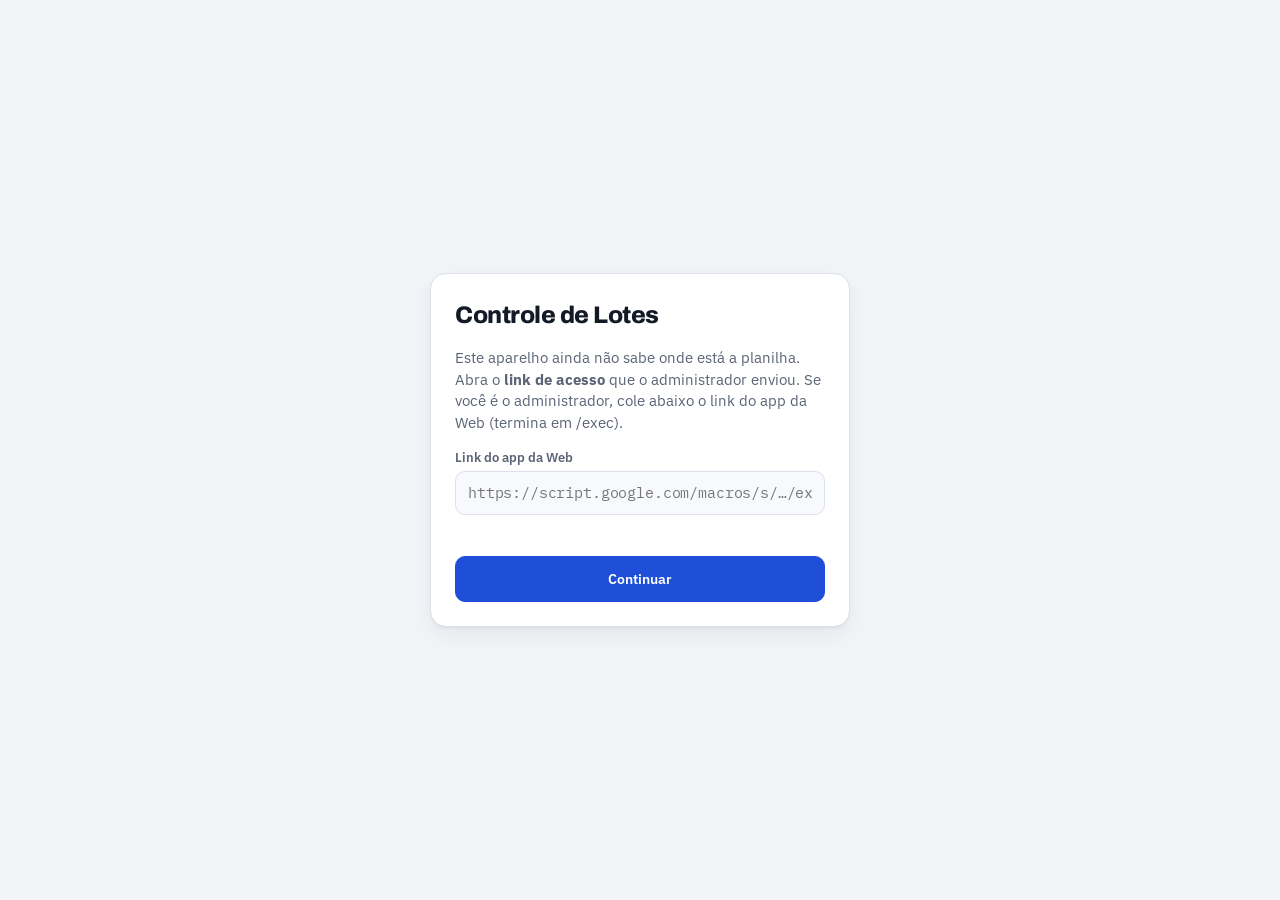
<file: index.html>
<!doctype html>
<html lang="pt-BR">
<head>
<meta charset="utf-8">
<meta name="viewport" content="width=device-width,initial-scale=1,viewport-fit=cover">
<meta name="theme-color" content="#1F4FD8">
<meta name="apple-mobile-web-app-capable" content="yes">
<meta name="mobile-web-app-capable" content="yes">
<meta name="apple-mobile-web-app-title" content="Lotes">
<meta name="robots" content="noindex">
<title>Controle de Lotes</title>
<link rel="icon" href="data:image/svg+xml,%3Csvg xmlns='http://www.w3.org/2000/svg' viewBox='0 0 32 32'%3E%3Crect width='32' height='32' rx='7' fill='%231F4FD8'/%3E%3Cpath d='M7 22l6-6 4 4 8-9' fill='none' stroke='white' stroke-width='3' stroke-linecap='round' stroke-linejoin='round'/%3E%3C/svg%3E">
<link rel="preconnect" href="https://fonts.googleapis.com">
<link rel="stylesheet" href="https://fonts.googleapis.com/css2?family=Archivo:wght@600;700;800&family=IBM+Plex+Mono:wght@500;600&family=IBM+Plex+Sans:wght@400;500;600&display=swap">
<style>
:root{color-scheme:light;padding-top:env(safe-area-inset-top,0px);padding-bottom:env(safe-area-inset-bottom,0px)}
body{margin:0;font:14px/1.45 system-ui,-apple-system,"Segoe UI",Roboto,sans-serif}
img{max-width:100%}
[hidden]{display:none!important}
a.btn{text-decoration:none;color:var(--ink)}
button:disabled{opacity:.55;cursor:default}

/* Layout: painel de operação — faixa de números no topo, gráfico de caixa, depois lista de lotes / histórico. Ações fixas no rodapé no celular. */
:root{
  --bg:#F2F4F8; --surface:#FFFFFF; --surface-2:#F7F9FC; --ink:#131926; --muted:#5A6476; --line:#DCE2EB;
  --accent:#1F4FD8; --accent-ink:#FFFFFF; --accent-soft:#E6ECFC;
  --pos:#0E865B; --pos-soft:#E2F4EC; --neg:#C5352B; --neg-soft:#FBE8E6; --warn:#A86A12; --warn-soft:#FBF0DC;
  --shadow:0 1px 2px rgba(19,25,38,.06),0 8px 24px rgba(19,25,38,.06);
  --f-display:"Archivo","Helvetica Neue",Arial,sans-serif;
  --f-body:"IBM Plex Sans",-apple-system,"Segoe UI",Roboto,sans-serif;
  --f-num:"IBM Plex Mono",ui-monospace,"SFMono-Regular",Menlo,monospace;
}
@media (prefers-color-scheme:dark){:root:not([data-theme="light"]){
  --bg:#0D1118; --surface:#151B25; --surface-2:#1A212D; --ink:#E6EAF2; --muted:#98A2B5; --line:#273041;
  --accent:#7091FF; --accent-ink:#0D1118; --accent-soft:#1C2744;
  --pos:#3CC690; --pos-soft:#14301F; --neg:#FF6E60; --neg-soft:#3A1A17; --warn:#E3AA45; --warn-soft:#352814;
  --shadow:0 1px 2px rgba(0,0,0,.3),0 8px 24px rgba(0,0,0,.25); color-scheme:dark}}
:root[data-theme="dark"]{
  --bg:#0D1118; --surface:#151B25; --surface-2:#1A212D; --ink:#E6EAF2; --muted:#98A2B5; --line:#273041;
  --accent:#7091FF; --accent-ink:#0D1118; --accent-soft:#1C2744;
  --pos:#3CC690; --pos-soft:#14301F; --neg:#FF6E60; --neg-soft:#3A1A17; --warn:#E3AA45; --warn-soft:#352814;
  --shadow:0 1px 2px rgba(0,0,0,.3),0 8px 24px rgba(0,0,0,.25); color-scheme:dark}
*{box-sizing:border-box}
html,body{background:var(--bg)}
body{color:var(--ink);font-family:var(--f-body);font-size:15px;line-height:1.45;
  padding-left:max(16px,env(safe-area-inset-left,0px));padding-right:max(16px,env(safe-area-inset-right,0px))}
.wrap{max-width:1120px;margin:0 auto;padding-block:20px 120px;display:flex;flex-direction:column;gap:20px}
.num{font-family:var(--f-num);font-variant-numeric:tabular-nums;letter-spacing:-.01em}
.pos{color:var(--pos)} .neg{color:var(--neg)} .muted{color:var(--muted)}
button,input,select{font:inherit;color:inherit}
button{cursor:pointer}
:focus-visible{outline:2px solid var(--accent);outline-offset:2px}

/* header */
header.top{display:flex;align-items:center;justify-content:space-between;gap:12px;flex-wrap:wrap}
.brand h1{font-family:var(--f-display);font-weight:800;font-size:26px;letter-spacing:-.02em;margin:0;text-wrap:balance}
.brand p{margin:2px 0 0;color:var(--muted);font-size:13px}
.actions{display:flex;gap:8px;flex-wrap:wrap}
.btn{border:1px solid var(--line);background:var(--surface);border-radius:10px;padding:10px 14px;font-weight:600;font-size:14px;display:inline-flex;align-items:center;gap:8px;white-space:nowrap}
.btn:hover{border-color:var(--muted)}
.btn.primary{background:var(--accent);border-color:var(--accent);color:var(--accent-ink)}
.btn.primary:hover{filter:brightness(1.08)}
.btn.soft{background:var(--accent-soft);border-color:transparent;color:var(--accent)}
.btn.ghost{background:transparent;border-color:transparent;color:var(--muted)}
.btn.small{padding:6px 10px;font-size:13px;border-radius:8px}
.btn.danger{color:var(--neg);border-color:var(--neg)}
.btn svg{width:16px;height:16px}
.desk-only{display:flex}
@media (max-width:720px){.desk-only{display:none}}

/* KPI band */
.band{display:grid;grid-template-columns:1.35fr 1fr 1fr 1fr;gap:12px}
@media (max-width:900px){.band{grid-template-columns:1fr 1fr}}
.kpi{background:var(--surface);border:1px solid var(--line);border-radius:14px;padding:16px;display:flex;flex-direction:column;gap:6px;min-width:0}
.kpi .lbl{font-size:11px;text-transform:uppercase;letter-spacing:.08em;color:var(--muted);font-weight:600}
.kpi .val{font-family:var(--f-num);font-variant-numeric:tabular-nums;font-size:22px;font-weight:600;overflow-wrap:anywhere}
.kpi .sub{font-size:12.5px;color:var(--muted);display:flex;gap:10px;flex-wrap:wrap}
.kpi.hero{background:var(--ink);color:var(--bg);border-color:var(--ink)}
.kpi.hero .lbl,.kpi.hero .sub{color:color-mix(in srgb,var(--bg) 70%,transparent)}
.kpi.hero .val{font-size:30px}
@media (max-width:900px){.kpi.hero{grid-column:1/-1}}
.pill{display:inline-flex;align-items:center;gap:5px;font-size:11.5px;font-weight:600;padding:3px 8px;border-radius:99px;white-space:nowrap}
.pill::before{content:"";width:6px;height:6px;border-radius:50%;background:currentColor}
.p-pos{background:var(--pos-soft);color:var(--pos)} .p-neg{background:var(--neg-soft);color:var(--neg)}
.p-warn{background:var(--warn-soft);color:var(--warn)} .p-mut{background:var(--surface-2);color:var(--muted);border:1px solid var(--line)}
.p-acc{background:var(--accent-soft);color:var(--accent)}


@media (max-width:900px){.band .kpi:last-child{grid-column:1/-1}}
@media (max-width:520px){.kpi .val{font-size:18px;white-space:nowrap}.kpi.hero .val{font-size:28px}.kpi{padding:14px}}
/* panels */
.panel{background:var(--surface);border:1px solid var(--line);border-radius:14px;padding:16px;min-width:0}
.panel-h{display:flex;align-items:baseline;justify-content:space-between;gap:12px;flex-wrap:wrap;margin-bottom:10px}
.panel-h h2{font-family:var(--f-display);font-size:17px;font-weight:700;margin:0;letter-spacing:-.01em}
.caption{font-size:13px;color:var(--muted)}
.caption b{color:var(--ink);font-weight:600}
#chart{width:100%;height:auto;display:block;touch-action:pan-y}
#chart text{font-family:var(--f-num);font-size:10.5px;fill:var(--muted)}

/* tabs + filters */
.tabs{display:flex;gap:4px;background:var(--surface-2);border:1px solid var(--line);border-radius:10px;padding:3px}
.tabs button{border:0;background:transparent;padding:7px 14px;border-radius:7px;font-weight:600;font-size:14px;color:var(--muted)}
.tabs button[aria-selected="true"]{background:var(--surface);color:var(--ink);box-shadow:var(--shadow)}
.toolbar{display:flex;gap:8px;flex-wrap:wrap;align-items:center;margin-bottom:12px}
.chips{display:flex;gap:6px;flex-wrap:wrap}
.chip{border:1px solid var(--line);background:var(--surface);border-radius:99px;padding:5px 11px;font-size:13px;font-weight:500;color:var(--muted)}
.chip[aria-pressed="true"]{background:var(--ink);border-color:var(--ink);color:var(--bg)}
.search{flex:1;min-width:160px;border:1px solid var(--line);background:var(--surface-2);border-radius:10px;padding:8px 12px}

/* lote rows */
.lotes{display:flex;flex-direction:column}
.lote{display:grid;grid-template-columns:minmax(0,1.4fr) minmax(0,1.6fr) 120px 110px;gap:14px;align-items:center;padding:12px 4px;border-top:1px solid var(--line);background:none;border-left:0;border-right:0;border-bottom:0;text-align:left;width:100%}
.lote:first-child{border-top:0}
.lote:hover{background:var(--surface-2)}
.lote .nm{font-family:var(--f-num);font-weight:600;font-size:15px;overflow-wrap:anywhere}
.lote .meta{font-size:12.5px;color:var(--muted)}
.flow{display:flex;flex-direction:column;gap:6px;min-width:0}
.flow .nums{display:flex;justify-content:space-between;gap:8px;font-size:13px}
.bar{height:6px;border-radius:99px;background:var(--surface-2);border:1px solid var(--line);overflow:hidden;position:relative}
.bar i{position:absolute;inset:0 auto 0 0;background:var(--accent);border-radius:99px}
.bar i.over{background:var(--pos)}
.bar i.fc{background:repeating-linear-gradient(45deg,var(--warn) 0 4px,transparent 4px 7px);opacity:.7}
.lote .res{text-align:right;font-family:var(--f-num);font-weight:600}
.lote .res small{display:block;font-size:11.5px;font-weight:500;color:var(--muted)}
.lote .st{text-align:right}
@media (max-width:720px){
  .lote{grid-template-columns:minmax(0,1fr) auto;row-gap:8px}
  .lote .flow{grid-column:1/-1;order:3}
  .lote .st{order:2}
  .lote .res{display:none}
}

/* history */
.day{border-top:1px solid var(--line);padding-top:10px;margin-top:10px}
.day:first-child{border-top:0;margin-top:0;padding-top:0}
.day-h{display:flex;justify-content:space-between;gap:8px;flex-wrap:wrap;align-items:baseline;margin-bottom:6px}
.day-h strong{font-family:var(--f-num);font-size:14px;letter-spacing:.04em}
.day-h span{font-size:12.5px;color:var(--muted)}
.ent{display:grid;grid-template-columns:110px minmax(0,1fr) auto auto;gap:10px;align-items:center;padding:7px 0;font-size:14px}
.ent .who{min-width:0;overflow-wrap:anywhere}
.ent .who b{font-family:var(--f-num);font-weight:600}
.ent .who span{color:var(--muted);font-size:12.5px}
.ent .v{font-family:var(--f-num);font-weight:600;text-align:right;white-space:nowrap}
.ent .ops{display:flex;gap:4px;justify-content:flex-end}
.ent.prev{opacity:.85}
.ent.prev .v{font-style:italic}
@media (max-width:620px){.ent{grid-template-columns:minmax(0,1fr) auto}.ent .tp{grid-column:1/-1}.ent .ops{grid-column:1/-1}}

.empty{padding:28px 12px;text-align:center;color:var(--muted)}
.empty h3{font-family:var(--f-display);color:var(--ink);margin:0 0 6px;font-size:18px}
.empty p{margin:0 auto 14px;max-width:44ch}
.welcome{display:grid;grid-template-columns:1fr 1fr;gap:20px;align-items:center}
@media (max-width:720px){.welcome{grid-template-columns:1fr}}
.welcome h2{font-family:var(--f-display);font-size:22px;margin:0 0 6px}
.welcome ol{margin:8px 0 0;padding-left:20px;color:var(--muted)}
.notice{border:1px solid var(--warn);background:var(--warn-soft);color:var(--ink);border-radius:12px;padding:10px 14px;font-size:14px}

/* forms / modal */
.overlay{position:fixed;inset:0;background:color-mix(in srgb,#000 45%,transparent);display:flex;align-items:center;justify-content:center;z-index:50;
  padding:max(16px,env(safe-area-inset-top,0px)) max(16px,env(safe-area-inset-right,0px)) max(16px,env(safe-area-inset-bottom,0px)) max(16px,env(safe-area-inset-left,0px))}
.sheet{background:var(--surface);border-radius:16px;width:100%;max-width:520px;max-height:100%;overflow:auto;box-shadow:0 20px 60px rgba(0,0,0,.3);border:1px solid var(--line)}
@media (max-width:620px){.overlay{align-items:flex-end;padding:0}.sheet{border-radius:18px 18px 0 0;max-height:92%;padding-bottom:env(safe-area-inset-bottom,0px)}}
.sheet-h{display:flex;justify-content:space-between;align-items:center;gap:8px;padding:16px 18px 6px}
.sheet-h h2{font-family:var(--f-display);font-size:19px;margin:0}
.sheet-b{padding:8px 18px 18px;display:flex;flex-direction:column;gap:14px}
.field{display:flex;flex-direction:column;gap:5px;min-width:0}
.field label,.field .lab{font-size:12.5px;font-weight:600;color:var(--muted)}
.field input,.field select{border:1px solid var(--line);background:var(--surface-2);border-radius:10px;padding:10px 12px;width:100%;min-width:0}
.field input.num{font-family:var(--f-num)}
.row2{display:grid;grid-template-columns:1fr 1fr;gap:10px}
.seg{display:flex;background:var(--surface-2);border:1px solid var(--line);border-radius:10px;padding:3px;gap:3px}
.seg label{position:relative;flex:1;text-align:center;padding:8px 6px;border-radius:7px;font-weight:600;font-size:13.5px;color:var(--muted);cursor:pointer}
.seg input{position:absolute;opacity:0;pointer-events:none}
.seg label:has(input:checked){background:var(--surface);color:var(--ink);box-shadow:var(--shadow)}
.seg label:has(input:focus-visible){outline:2px solid var(--accent)}
.total{display:flex;justify-content:space-between;align-items:baseline;background:var(--accent-soft);border-radius:10px;padding:10px 12px;font-size:13.5px}
.total b{font-family:var(--f-num);font-size:18px;color:var(--accent)}
.err{color:var(--neg);font-size:13px;min-height:1em}
.hint{font-size:12.5px;color:var(--muted)}
details.opt{border:1px dashed var(--line);border-radius:10px;padding:10px 12px}
details.opt summary{cursor:pointer;font-weight:600;font-size:13.5px}
details.opt[open] summary{margin-bottom:10px}
.sheet-f{display:flex;gap:8px;justify-content:flex-end;flex-wrap:wrap}
.dstats{display:grid;grid-template-columns:repeat(3,1fr);gap:8px}
.dstats div{background:var(--surface-2);border:1px solid var(--line);border-radius:10px;padding:8px 10px;min-width:0}
.dstats span{display:block;font-size:11px;text-transform:uppercase;letter-spacing:.07em;color:var(--muted);font-weight:600}
.dstats b{font-family:var(--f-num);font-size:15px;overflow-wrap:anywhere}

/* mobile action bar + toast */
.mbar{position:fixed;left:0;right:0;bottom:0;z-index:20;display:none;gap:8px;background:var(--surface);border-top:1px solid var(--line);
  padding:10px max(16px,env(safe-area-inset-right,0px)) calc(10px + env(safe-area-inset-bottom,0px)) max(16px,env(safe-area-inset-left,0px))}
.mbar .btn{flex:1;justify-content:center}
@media (max-width:720px){.mbar{display:flex}}
.toast{position:fixed;left:50%;transform:translateX(-50%);bottom:calc(24px + env(safe-area-inset-bottom,0px));z-index:60;background:var(--ink);color:var(--bg);padding:10px 16px;border-radius:10px;font-size:14px;box-shadow:var(--shadow);max-width:calc(100% - 32px)}
@media (max-width:720px){.toast{bottom:calc(80px + env(safe-area-inset-bottom,0px))}}
@media (prefers-reduced-motion:no-preference){.sheet{animation:up .18s ease-out}@keyframes up{from{transform:translateY(12px);opacity:.6}}}
/* login */
.auth{min-height:100vh;display:grid;place-items:center;padding-block:32px}
.auth-card{width:100%;max-width:420px;background:var(--surface);border:1px solid var(--line);border-radius:16px;padding:24px;display:flex;flex-direction:column;gap:14px;box-shadow:var(--shadow)}
.auth-card h1{font-family:var(--f-display);font-weight:800;font-size:24px;margin:0;letter-spacing:-.02em}
.auth-card p{margin:0}
.auth-card .btn.ghost{align-self:center}
.stack{display:flex;flex-direction:column;gap:14px}
.btn.block{width:100%;justify-content:center;padding-block:12px}
/* usuário e visão */
.userbar{display:flex;align-items:center;justify-content:space-between;gap:12px;flex-wrap:wrap;margin-top:-6px}
.who{display:flex;align-items:center;gap:10px;min-width:0}
.who b{display:block;font-weight:600;font-size:14px;line-height:1.2}
.who small{display:block;font-size:12px;color:var(--muted)}
.avatar{width:34px;height:34px;border-radius:50%;background:var(--accent-soft);color:var(--accent);display:grid;place-items:center;font-family:var(--f-display);font-weight:800;font-size:15px;flex:none}
.scope{display:flex;align-items:center;gap:8px;font-size:12.5px;font-weight:600;color:var(--muted);min-width:0}
.scope select{border:1px solid var(--line);background:var(--surface);border-radius:10px;padding:8px 12px;font-weight:600;color:var(--ink);max-width:260px}
@media (max-width:520px){.scope{width:100%}.scope select{flex:1;max-width:none}}
.opn{font-weight:600;color:var(--accent)}
/* tabela de operadores */
.tblwrap{overflow-x:auto;margin-inline:-4px}
.tbl{width:100%;border-collapse:collapse;font-size:13.5px;min-width:820px}
.tbl th{text-align:left;font-size:11px;text-transform:uppercase;letter-spacing:.07em;color:var(--muted);font-weight:600;padding:8px;border-bottom:1px solid var(--line);white-space:nowrap}
.tbl td{padding:10px 8px;border-bottom:1px solid var(--line);vertical-align:middle;white-space:nowrap}
.tbl td small{display:block;font-size:11.5px;color:var(--muted);font-weight:400}
.tbl .r{text-align:right}.tbl .c{text-align:center}
.tbl tbody tr{cursor:pointer}.tbl tbody tr:hover{background:var(--surface-2)}
.tbl tbody tr.off{opacity:.55}
.tbl tfoot td{border-bottom:0;background:var(--surface-2);font-weight:600}
.copy{display:flex;gap:8px}
.copy input,#acc{flex:1;min-width:0;border:1px solid var(--line);background:var(--surface-2);border-radius:10px;padding:10px 12px;font-size:13px;width:100%;resize:none;color:var(--ink)}
hr.sep{border:0;border-top:1px solid var(--line);margin:4px 0;width:100%}
.field input[readonly]{opacity:.7}
</style>
</head>
<body>
<section id="auth" class="auth" hidden><div class="auth-card" id="auth-card"></div></section>

<div id="app" hidden>
<div class="wrap">
  <header class="top">
    <div class="brand">
      <h1>Controle de Lotes</h1>
      <p id="sub">Abrindo…</p>
    </div>
    <div class="actions">
      <button class="btn primary desk-only" data-act="novo"><svg viewBox="0 0 16 16" fill="none" stroke="currentColor" stroke-width="2"><path d="M8 3v10M3 8h10"/></svg>Novo lançamento</button>
      <button class="btn soft desk-only" data-act="lancar">Lançar em lote existente</button>
      <button class="btn" data-act="caixa" data-admin hidden>Caixa</button>
      <button class="btn" data-act="sync" aria-label="Atualizar dados da planilha" title="Atualizar"><svg viewBox="0 0 16 16" fill="none" stroke="currentColor" stroke-width="1.8"><path d="M13.5 8a5.5 5.5 0 1 1-1.6-3.9M13.5 2.5v3h-3"/></svg>Atualizar</button>
      <button class="btn" data-act="config">Ajustes</button>
    </div>
  </header>

  <div class="userbar">
    <div class="who" id="who"></div>
    <label class="scope" data-admin hidden><span>Visão</span><select id="scope" aria-label="Escolher operador"></select></label>
  </div>

  <section class="band" id="band" aria-label="Resumo">
    <div class="kpi hero"><span class="lbl">Saldo em caixa</span><span class="val" id="k-saldo">—</span><span class="sub" id="k-saldo-s"></span></div>
    <div class="kpi"><span class="lbl">Resultado acumulado</span><span class="val" id="k-res">—</span><span class="sub" id="k-res-s"></span></div>
    <div class="kpi"><span class="lbl">Hoje</span><span class="val" id="k-hoje">—</span><span class="sub" id="k-hoje-s"></span></div>
    <div class="kpi"><span class="lbl">A recolher</span><span class="val" id="k-prev">—</span><span class="sub" id="k-prev-s"></span></div>
  </section>

  <section class="panel" id="welcome" hidden></section>

  <section class="panel">
    <div class="panel-h"><h2>Saldo e resultado por dia</h2><span class="caption" id="cap">—</span></div>
    <svg id="chart" viewBox="0 0 760 250" role="img" aria-label="Gráfico do saldo em caixa e do resultado de cada dia"></svg>
  </section>

  <section class="panel">
    <div class="panel-h">
      <div class="tabs" role="tablist">
        <button role="tab" aria-selected="true" data-tab="lotes">Lotes</button>
        <button role="tab" aria-selected="false" data-tab="hist">Histórico</button>
        <button role="tab" aria-selected="false" data-tab="ops" data-admin hidden>Operadores</button>
      </div>
      <span class="caption" id="list-cap"></span>
    </div>
    <div id="view-lotes">
      <div class="toolbar">
        <div class="chips" id="chips">
          <button class="chip" data-f="todos" aria-pressed="true">Todos</button>
          <button class="chip" data-f="aberto" aria-pressed="false">Em aberto</button>
          <button class="chip" data-f="lucro" aria-pressed="false">Com lucro</button>
          <button class="chip" data-f="prej" aria-pressed="false">Com prejuízo</button>
        </div>
        <input class="search" id="q" type="search" placeholder="Buscar lote" autocomplete="off">
      </div>
      <div class="lotes" id="lotes"></div>
    </div>
    <div id="view-hist" hidden><div id="hist"></div></div>
    <div id="view-ops" hidden><div id="ops"></div></div>
  </section>
</div>
</div>

<nav class="mbar" hidden>
  <button class="btn primary" data-act="novo">Novo lançamento</button>
  <button class="btn soft" data-act="lancar">Lote existente</button>
</nav>

<div id="modal-root"></div>
<div id="toast" class="toast" hidden role="status"></div>

<script>
(() => {
const MES=["JAN","FEV","MAR","ABR","MAI","JUN","JUL","AGO","SET","OUT","NOV","DEZ"];
const $=s=>document.querySelector(s);
const esc=s=>String(s??"").replace(/[&<>"']/g,c=>({"&":"&amp;","<":"&lt;",">":"&gt;",'"':"&quot;","'":"&#39;"}[c]));
const BRL=new Intl.NumberFormat("pt-BR",{style:"currency",currency:"BRL"});
const money=v=>BRL.format(v||0).replace(/ /g," ");
const signed=v=>(v>0?"+":v<0?"−":"")+money(Math.abs(v));
const pct=v=>(v>0?"+":v<0?"−":"")+Math.abs(v*100).toLocaleString("pt-BR",{maximumFractionDigits:1})+"%";
const cls=v=>v>0?"pos":v<0?"neg":"";
function todayISO(){const d=new Date();return d.getFullYear()+"-"+String(d.getMonth()+1).padStart(2,"0")+"-"+String(d.getDate()).padStart(2,"0")}
function addDays(iso,n){const [y,m,d]=iso.split("-").map(Number);const t=new Date(y,m-1,d+n);return t.getFullYear()+"-"+String(t.getMonth()+1).padStart(2,"0")+"-"+String(t.getDate()).padStart(2,"0")}
function dayLbl(iso,withYear){if(!iso)return"—";const [y,m,d]=iso.split("-");const cur=String(new Date().getFullYear());return d+" "+MES[+m-1]+((withYear||y!==cur)?" "+y.slice(2):"")}
function parseMoney(s){s=String(s??"").replace(/[R$\s]/g,"");if(!s)return NaN;if(s.includes(","))s=s.replace(/\./g,"").replace(",",".");return Number(s)}
function parseInt0(s){return Number(String(s??"").replace(/\D/g,""))}
function hhmm(){const d=new Date();return String(d.getHours()).padStart(2,"0")+":"+String(d.getMinutes()).padStart(2,"0")}
const moneyIn=v=>v==null||v===""?"":String(v).replace(".",",");

/* ---------- conexão e sessão ---------- */
const store={get(k){try{return localStorage.getItem(k)}catch(_){return null}},set(k,v){try{localStorage.setItem(k,v)}catch(_){}},del(k){try{localStorage.removeItem(k)}catch(_){}}};
(function lerLinkDeAcesso(){try{const u=new URL(location.href);const api=u.searchParams.get("api");if(api&&/^https:\/\/script\.google(usercontent)?\.com\/.+\/exec$/.test(api)){store.set("cl_url",api);u.searchParams.delete("api");history.replaceState(null,"",u.pathname+(u.search||"")+u.hash)}}catch(_){}})();
store.del("cl_chave"); // versão antiga guardava a chave
const CONN={url:store.get("cl_url")||"",token:store.get("cl_token")||""};
const S={me:null,users:new Map(),lotes:new Map(),lanc:new Map(),loaded:false,view:store.get("cl_view")||"todos",tab:"lotes",filter:"todos",q:"",planilha:"",busy:false,syncedAt:null,temAdmin:null,authMode:"login",authMsg:""};
const isAdmin=()=>S.me?.papel==="admin";

async function api(acao,dados){
  if(!CONN.url)throw new Error("Falta o link do app da planilha.");
  let r;
  try{r=await fetch(CONN.url,{method:"POST",body:JSON.stringify({acao,dados:dados||{},token:CONN.token})})}
  catch(_){throw new Error("Sem conexão com a planilha. Verifique a internet e o link do app.")}
  let j;try{j=await r.json()}catch(_){throw new Error("A planilha respondeu de um jeito inesperado. Confira se o link termina em /exec e se o acesso do app está como “Anyone”.")}
  if(!j.ok){const e=new Error(j.erro||"Erro na planilha.");e.codigo=j.codigo;if(j.codigo==="sessao")sair(j.erro);throw e}
  if(j.token){CONN.token=j.token;store.set("cl_token",j.token)}
  if(j.dados)applyData(j.dados);
  return j;
}
function applyData(d){
  S.me=d.eu;
  S.users=new Map((d.usuarios||[]).map(u=>[u.id,u]));
  S.lotes=new Map((d.lotes||[]).map(l=>[l.id,l]));
  S.lanc=new Map((d.lanc||[]).map(e=>[e.id,e]));
  S.planilha=d.planilha||"";S.loaded=true;S.syncedAt=hhmm();
  if(!isAdmin())S.view=S.me.id;else if(S.view!=="todos"&&!S.users.has(S.view))S.view="todos";
  render();
}
function sair(msg){
  CONN.token="";store.del("cl_token");S.loaded=false;S.me=null;S.users=new Map();S.lotes=new Map();S.lanc=new Map();
  S.authMode="login";S.authMsg=msg||"";S.temAdmin=true;closeModal();render();
}
async function refresh(silent){
  if(!CONN.url||!CONN.token||S.busy)return;
  try{await api("listar")}catch(e){if(!silent&&e.codigo!=="sessao")toast(e.message)}
}

/* ---------- toast ---------- */
let tT;function toast(msg,ms){const t=$("#toast");t.textContent=msg;t.hidden=false;clearTimeout(tT);tT=setTimeout(()=>t.hidden=true,ms||2800)}

/* ---------- cálculo ---------- */
const opName=id=>S.users.get(id)?.nome||(id?"(sem operador)":"—");
function compute(scope){
  scope=scope||S.view;
  const inScope=x=>scope==="todos"||x.op===scope;
  const lots=new Map();
  for(const [id,l] of S.lotes) if(inScope(l)) lots.set(id,{...l,id,inv:0,rec:0,prev:0,rodadas:0,ops:0,last:l.data,ents:[]});
  const us=[...S.users.values()].filter(u=>scope==="todos"||u.id===scope);
  const inicios=us.map(u=>u.inicio).filter(Boolean).sort();
  const T={capital:us.reduce((s,u)=>s+(Number(u.capital)||0),0),inicio:inicios[0]||null,inv:0,rec:0,prev:0,ap:0,ret:0,last:null,count:0};
  const byDay=new Map();
  const day=d=>{if(!byDay.has(d))byDay.set(d,{inv:0,rec:0,ap:0,ret:0,prev:0,lotes:0});return byDay.get(d)};
  for(const [id,e] of S.lanc){
    if(!inScope(e))continue;
    T.count++;if(!T.last||e.data>T.last)T.last=e.data;
    const v=Number(e.valor)||0, real=e.status!=="previsto", L=lots.get(e.loteId);
    if(L){L.ents.push({...e,id});if(e.data>L.last)L.last=e.data}
    if(e.tipo==="investimento"){T.inv+=v;day(e.data).inv+=v;if(L){L.inv+=v;L.rodadas++;L.ops+=Number(e.qtd)||0}}
    else if(e.tipo==="recolhimento"){ if(real){T.rec+=v;day(e.data).rec+=v;if(L)L.rec+=v} else {T.prev+=v;day(e.data).prev+=v;if(L)L.prev+=v} }
    else if(e.tipo==="aporte"&&real){T.ap+=v;day(e.data).ap+=v}
    else if(e.tipo==="retirada"&&real){T.ret+=v;day(e.data).ret+=v}
  }
  for(const L of lots.values()){
    L.res=L.rec-L.inv; L.roi=L.inv?L.res/L.inv:0;
    L.st=L.prev>0?"recolher":L.rec===0?"aguardando":L.res>=0?"lucro":"prejuizo";
    L.ents.sort((a,b)=>a.data<b.data?-1:a.data>b.data?1:(a.createdAt||0)-(b.createdAt||0));
    if(L.data) day(L.data).lotes++;
  }
  T.res=T.rec-T.inv; T.roi=T.inv?T.res/T.inv:0; T.saldo=T.capital+T.ap-T.ret-T.inv+T.rec;
  T.abertos=[...lots.values()].filter(l=>l.st==="recolher"||l.st==="aguardando").length;
  const dates=[...byDay.keys()].sort(); const today=todayISO();
  let start=T.inicio||dates[0]||null; if(dates[0]&&start&&dates[0]<start)start=dates[0];
  const series=[];
  if(start){
    let end=today; const realDates=dates.filter(d=>{const x=byDay.get(d);return x.inv||x.rec||x.ap||x.ret}); if(realDates.length&&realDates[realDates.length-1]>end)end=realDates[realDates.length-1];
    let saldo=T.capital, d=start, guard=0;
    while(d<=end&&guard<4000){const x=byDay.get(d)||{inv:0,rec:0,ap:0,ret:0,prev:0,lotes:0};saldo+=x.ap-x.ret-x.inv+x.rec;series.push({d,res:x.rec-x.inv,saldo,...x});d=addDays(d,1);guard++}
  }
  return {lots,T,byDay,series,today};
}

/* ---------- render ---------- */
const ST={recolher:["A recolher","p-warn"],aguardando:["Aguardando","p-mut"],lucro:["Lucro","p-pos"],prejuizo:["Prejuízo","p-neg"]};
function render(){
  const logged=!!(S.me&&S.loaded);
  $("#auth").hidden=logged; $("#app").hidden=!logged; document.querySelector(".mbar").hidden=!logged;
  if(!logged){renderAuth();return}
  const admin=isAdmin();
  document.querySelectorAll("[data-admin]").forEach(el=>el.hidden=!admin);
  const C=compute(); S.C=C;
  const {T,lots,today}=C;
  const scopeName=S.view==="todos"?"todos os operadores":opName(S.view);
  $("#sub").textContent=`${admin?"Visão: "+scopeName+" · ":""}${lots.size} ${lots.size===1?"lote":"lotes"} · atualizado às ${S.syncedAt}`;
  $("#who").innerHTML=`<span class="avatar" aria-hidden="true">${esc((S.me.nome||"?").trim().charAt(0).toUpperCase())}</span><span><b>${esc(S.me.nome)}</b><small>${admin?"Administrador":"Operador"}</small></span>`;
  if(admin){
    const sel=$("#scope");const opts=[["todos","Todos os operadores"],...[...S.users.values()].sort((a,b)=>a.papel===b.papel?a.nome.localeCompare(b.nome):a.papel==="admin"?-1:1).map(u=>[u.id,u.nome+(u.id===S.me.id?" (você)":"")+(u.ativo?"":" · inativo")])];
    sel.innerHTML=opts.map(([v,l])=>`<option value="${esc(v)}" ${v===S.view?"selected":""}>${esc(l)}</option>`).join("");
  }
  $("#k-saldo").textContent=money(T.saldo);
  $("#k-saldo-s").innerHTML=`Capital ${money(T.capital)}${T.ap?` · aportes ${money(T.ap)}`:""}${T.ret?` · retiradas ${money(T.ret)}`:""}`;
  const kr=$("#k-res");kr.textContent=signed(T.res);kr.className="val "+cls(T.res);
  $("#k-res-s").innerHTML=`<span class="num ${cls(T.roi)}">${pct(T.roi)}</span><span>investido ${money(T.inv)}</span><span>recolhido ${money(T.rec)}</span>`;
  const td=C.byDay.get(today)||{inv:0,rec:0,lotes:0};const hr=td.rec-td.inv;
  const kh=$("#k-hoje");kh.textContent=signed(hr);kh.className="val "+cls(hr);
  $("#k-hoje-s").innerHTML=`<span>${td.lotes} ${td.lotes===1?"lote novo":"lotes novos"}</span><span>inv. ${money(td.inv)}</span><span>rec. ${money(td.rec)}</span>`;
  $("#k-prev").textContent=money(T.prev);
  $("#k-prev-s").innerHTML=`<span>${T.abertos} ${T.abertos===1?"lote em aberto":"lotes em aberto"}</span><span>projetado ${money(T.saldo+T.prev)}</span>`;
  if(!admin&&S.tab==="ops")S.tab="lotes";
  document.querySelectorAll("[data-tab]").forEach(b=>b.setAttribute("aria-selected",String(b.dataset.tab===S.tab)));
  $("#view-lotes").hidden=S.tab!=="lotes";$("#view-hist").hidden=S.tab!=="hist";$("#view-ops").hidden=S.tab!=="ops";
  renderWelcome(C);renderChart(C.series);renderLotes(C);renderHist(C);if(admin)renderOps();
}

function renderAuth(){
  const box=$("#auth-card");
  if(!CONN.url){box.innerHTML=`<h1>Controle de Lotes</h1><p class="muted">Este aparelho ainda não sabe onde está a planilha. Abra o <b>link de acesso</b> que o administrador enviou. Se você é o administrador, cole abaixo o link do app da Web (termina em /exec).</p>
    <form id="fa-url" novalidate class="stack"><div class="field"><label for="a-url">Link do app da Web</label><input id="a-url" class="num" placeholder="https://script.google.com/macros/s/…/exec" autocomplete="off"></div><div class="err" id="a-err"></div><button class="btn primary block" type="submit">Continuar</button></form>`;return}
  if(S.temAdmin===null){box.innerHTML=`<h1>Controle de Lotes</h1><p class="muted">Conectando à planilha…</p>`;return}
  if(S.temAdmin===false){box.innerHTML=`<h1>Criar administrador</h1><p class="muted">Primeiro acesso. Crie o seu login de administrador. A chave é a que a planilha mostrou em “Preparar planilha” (menu Controle de Lotes → Mostrar chave de acesso).</p>
    <form id="fa-admin" novalidate class="stack">
      <div class="field"><label for="a-nome">Seu nome</label><input id="a-nome" autocomplete="name"></div>
      <div class="field"><label for="a-user">Usuário (login)</label><input id="a-user" class="num" autocomplete="username" autocapitalize="none" placeholder="ex.: ricardo"></div>
      <div class="row2"><div class="field"><label for="a-pass">Senha</label><input id="a-pass" type="password" autocomplete="new-password"></div><div class="field"><label for="a-pass2">Repita a senha</label><input id="a-pass2" type="password" autocomplete="new-password"></div></div>
      <div class="field"><label for="a-chave">Chave da planilha</label><input id="a-chave" class="num" autocomplete="off"></div>
      <div class="err" id="a-err"></div><button class="btn primary block" type="submit">Criar e entrar</button></form>
    <button class="btn ghost small" data-act="trocarlink">Usar outro link de planilha</button>`;return}
  box.innerHTML=`<h1>Entrar</h1><p class="muted">Controle de Lotes</p>${S.authMsg?`<div class="notice">${esc(S.authMsg)}</div>`:""}
    <form id="fa-login" novalidate class="stack">
      <div class="field"><label for="a-user">Usuário</label><input id="a-user" class="num" autocomplete="username" autocapitalize="none"></div>
      <div class="field"><label for="a-pass">Senha</label><input id="a-pass" type="password" autocomplete="current-password"></div>
      <div class="err" id="a-err"></div><button class="btn primary block" type="submit">Entrar</button></form>
    <p class="hint">Esqueceu a senha? Peça ao administrador para redefinir.</p>
    <button class="btn ghost small" data-act="trocarlink">Usar outro link de planilha</button>`;
}
async function checarStatus(){
  if(!CONN.url)return render();
  S.temAdmin=null;render();
  try{const r=await fetch(CONN.url,{method:"POST",body:JSON.stringify({acao:"status"})});const j=await r.json();if(!j.ok)throw new Error(j.erro);S.temAdmin=!!j.temAdmin}
  catch(e){S.temAdmin=true;S.authMsg="Não consegui falar com a planilha. Confira a internet e o link do app."}
  render();
}

function renderWelcome(C){
  const w=$("#welcome");
  if(isAdmin()){
    if(S.users.size>1){w.hidden=true;return}
    w.hidden=false;
    w.innerHTML=`<div class="welcome"><div><h2>Cadastre seus operadores</h2><p class="muted" style="margin:0">Cada operador recebe usuário e senha, tem caixa próprio e vê só os lançamentos dele. Você vê todos, um por um ou somados.</p>
      <ol><li>Defina o seu capital em Operadores → você → Editar</li><li>Crie um operador com usuário, senha e capital</li><li>Envie para ele o link de acesso e o login</li></ol></div>
      <div class="actions"><button class="btn primary" data-act="novoop">Novo operador</button><button class="btn" data-act="linkacesso">Link de acesso</button></div></div>`;return}
  if(C.lots.size){w.hidden=true;return}
  w.hidden=false;
  w.innerHTML=`<div class="welcome"><div><h2>Olá, ${esc(S.me.nome.split(" ")[0])}</h2><p class="muted" style="margin:0">Seu capital inicial é ${money(C.T.capital)}. Crie o seu primeiro lote com o nome que quiser; os recolhimentos você lança depois, escolhendo o lote.</p></div>
    <div><button class="btn primary" data-act="novo">Criar primeiro lote</button></div></div>`;
}

function renderLotes(C){
  const box=$("#lotes");
  let arr=[...C.lots.values()];
  const total=arr.length,showOp=isAdmin()&&S.view==="todos";
  const f=S.filter,q=S.q.trim().toLowerCase();
  arr=arr.filter(l=>(f==="todos")||(f==="aberto"&&(l.st==="recolher"||l.st==="aguardando"))||(f==="lucro"&&l.rec>0&&l.res>0)||(f==="prej"&&l.rec>0&&l.res<0));
  if(q)arr=arr.filter(l=>String(l.nome).toLowerCase().includes(q)||(showOp&&opName(l.op).toLowerCase().includes(q)));
  arr.sort((a,b)=>a.last<b.last?1:a.last>b.last?-1:(b.createdAt||0)-(a.createdAt||0));
  if(S.tab==="lotes")$("#list-cap").textContent=`${arr.length} de ${total}`;
  if(!total){box.innerHTML=`<div class="empty"><h3>Nenhum lote ainda</h3><p>Use “Novo lançamento” para criar um lote com o nome que você escolher.</p><button class="btn primary" data-act="novo">Novo lançamento</button></div>`;return}
  if(!arr.length){box.innerHTML=`<div class="empty">Nenhum lote nesse filtro.</div>`;return}
  box.innerHTML=arr.map(l=>{
    const max=Math.max(l.inv,l.rec+l.prev,1);
    const wr=Math.min(100,l.rec/max*100), wp=Math.min(100-wr,l.prev/max*100), winv=l.inv/max*100;
    const [stl,stc]=ST[l.st];
    return `<button class="lote" data-lote="${esc(l.id)}">
      <div style="min-width:0"><div class="nm">${esc(l.nome)}</div>
        <div class="meta">${showOp?`<span class="opn">${esc(opName(l.op))}</span> · `:""}${dayLbl(l.data)} · ${l.rodadas} ${l.rodadas===1?"rodada":"rodadas"}${l.ops?` · ${l.ops.toLocaleString("pt-BR")} op.`:""}</div></div>
      <div class="flow"><div class="nums"><span class="muted">Investido <span class="num" style="color:var(--ink)">${money(l.inv)}</span></span><span class="muted">Recolhido <span class="num" style="color:var(--ink)">${money(l.rec)}</span></span></div>
        <div class="bar" title="Recolhido em relação ao investido"><i class="${l.rec>=l.inv&&l.inv>0?"over":""}" style="width:${wr}%"></i>${wp?`<i class="fc" style="left:${wr}%;width:${wp}%"></i>`:""}${l.rec+l.prev>l.inv?`<span style="position:absolute;top:-2px;bottom:-2px;left:${winv}%;width:2px;background:var(--ink)"></span>`:""}</div></div>
      <div class="res ${cls(l.res)}">${l.rec?signed(l.res):"—"}<small>${l.rec?pct(l.roi):"sem retorno"}</small></div>
      <div class="st"><span class="pill ${stc}">${stl}</span></div></button>`}).join("");
}

const TP={investimento:["Investimento","p-acc"],recolhimento:["Recolhimento","p-pos"],aporte:["Aporte","p-mut"],retirada:["Retirada","p-neg"]};
function entRow(e,showLote){
  const L=S.lotes.get(e.loteId);const prev=e.status==="previsto";const admin=isAdmin();const showOp=admin&&S.view==="todos";
  const [tl,tc]=prev?["Previsto","p-warn"]:TP[e.tipo]||["?","p-mut"];
  const sign=(e.tipo==="investimento"||e.tipo==="retirada")?-1:1;
  const det=e.tipo==="investimento"?(e.qtd&&e.valorOp?`${Number(e.qtd).toLocaleString("pt-BR")} × ${money(e.valorOp)}`:"valor total"):e.tipo==="recolhimento"?(prev?"recolhimento previsto":"recolhimento"):(e.obs||"");
  return `<div class="ent ${prev?"prev":""}">
    <span class="tp"><span class="pill ${tc}">${tl}</span></span>
    <div class="who">${showLote?(L?`<b>${esc(L.nome)}</b> `:(e.loteId?`<b class="muted">lote excluído</b> `:"<b>Caixa</b> ")):`<b class="num">${dayLbl(e.data)}</b> `}<span>${showOp?`<span class="opn">${esc(opName(e.op))}</span> · `:""}${esc(det)}${e.obs&&e.tipo!=="aporte"&&e.tipo!=="retirada"?" · "+esc(e.obs):""}</span></div>
    <span class="v ${prev?"":sign>0?"pos":"neg"}">${prev?"":sign>0?"+":"−"}${money(e.valor)}</span>
    <span class="ops">${prev?`<button class="btn small soft" data-act="receber" data-id="${esc(e.id)}">Recebido</button>`:""}${admin?`<button class="btn small ghost" data-act="del" data-id="${esc(e.id)}">Excluir</button>`:""}</span></div>`;
}
function renderHist(C){
  const box=$("#hist");
  const all=[...S.lanc.values()].filter(e=>S.view==="todos"||e.op===S.view);
  if(S.tab==="hist")$("#list-cap").textContent=`${all.length} lançamentos`;
  if(!all.length){box.innerHTML=`<div class="empty"><h3>Sem lançamentos</h3><p>Tudo o que for lançado aparece aqui, dia a dia.</p></div>`;return}
  const g=new Map();for(const e of all){if(!g.has(e.data))g.set(e.data,[]);g.get(e.data).push(e)}
  const days=[...g.keys()].sort().reverse();
  box.innerHTML=days.map(d=>{const es=g.get(d).sort((a,b)=>(a.createdAt||0)-(b.createdAt||0));const x=C.byDay.get(d)||{inv:0,rec:0};const r=x.rec-x.inv;
    return `<div class="day"><div class="day-h"><strong>${dayLbl(d,true)}</strong><span>investido ${money(x.inv)} · recolhido ${money(x.rec)} · <b class="num ${cls(r)}">${signed(r)}</b></span></div>${es.map(e=>entRow(e,true)).join("")}</div>`}).join("");
}

function renderOps(){
  const box=$("#ops");
  const users=[...S.users.values()].sort((a,b)=>a.papel===b.papel?a.nome.localeCompare(b.nome):a.papel==="admin"?-1:1);
  if(S.tab==="ops")$("#list-cap").textContent=`${users.filter(u=>u.ativo).length} ativos`;
  const rows=users.map(u=>({u,T:compute(u.id).T}));
  const tot=compute("todos").T;
  box.innerHTML=`<div class="toolbar"><button class="btn primary small" data-act="novoop">+ Novo operador</button><button class="btn small" data-act="linkacesso">Link de acesso</button><span class="hint">Toque num operador para ver o painel dele.</span></div>
  <div class="tblwrap"><table class="tbl"><thead><tr><th>Operador</th><th class="r">Capital</th><th class="r">Investido</th><th class="r">Recolhido</th><th class="r">Resultado</th><th class="r">Saldo</th><th class="r">A recolher</th><th>Abertos</th><th>Último</th><th></th></tr></thead><tbody>
  ${rows.map(({u,T})=>`<tr class="${u.ativo?"":"off"}" data-verop="${esc(u.id)}" tabindex="0">
    <td><b>${esc(u.nome)}</b><small>${esc(u.usuario)} · ${u.papel==="admin"?"admin":"operador"}${u.ativo?"":" · inativo"}</small></td>
    <td class="r num">${money(T.capital)}</td><td class="r num">${money(T.inv)}</td><td class="r num">${money(T.rec)}</td>
    <td class="r num ${cls(T.res)}">${signed(T.res)}<small>${pct(T.roi)}</small></td><td class="r num"><b>${money(T.saldo)}</b></td>
    <td class="r num">${T.prev?money(T.prev):"—"}</td><td class="c">${T.abertos||"—"}</td><td>${T.last?dayLbl(T.last):"—"}</td>
    <td class="r"><button class="btn small" data-act="editop" data-id="${esc(u.id)}">Editar</button></td></tr>`).join("")}
  </tbody><tfoot><tr><td><b>Total</b></td><td class="r num">${money(tot.capital)}</td><td class="r num">${money(tot.inv)}</td><td class="r num">${money(tot.rec)}</td><td class="r num ${cls(tot.res)}">${signed(tot.res)}<small>${pct(tot.roi)}</small></td><td class="r num"><b>${money(tot.saldo)}</b></td><td class="r num">${tot.prev?money(tot.prev):"—"}</td><td class="c">${tot.abertos||"—"}</td><td></td><td></td></tr></tfoot></table></div>`;
}

/* ---------- gráfico ---------- */
let CH=null;
function compact(v){const a=Math.abs(v);const s=v<0?"−":"";if(a>=1e6)return s+"R$ "+(a/1e6).toLocaleString("pt-BR",{maximumFractionDigits:1})+" mi";if(a>=1e3)return s+"R$ "+(a/1e3).toLocaleString("pt-BR",{maximumFractionDigits:1})+" mil";return s+"R$ "+Math.round(a)}
function renderChart(series){
  const svg=$("#chart");const cw=svg.getBoundingClientRect().width||760;const W=Math.round(Math.max(330,Math.min(760,cw))),H=250,L=84,R=12,T1=14,H1=130,G=22,H2=60;svg.setAttribute("viewBox",`0 0 ${W} ${H}`);
  const data=series.slice(-45);CH={data,L,R,W};
  if(!data.length){svg.innerHTML=`<text x="${W/2}" y="${H/2}" text-anchor="middle" style="font-family:var(--f-body);font-size:13px">O gráfico aparece quando houver o primeiro lançamento.</text>`;$("#cap").textContent="Sem dados ainda";return}
  const n=data.length,iw=W-L-R,step=iw/Math.max(n,1),x=i=>L+step*(i+.5);
  let mn=Math.min(...data.map(p=>p.saldo)),mx=Math.max(...data.map(p=>p.saldo));if(mn===mx){mn-=Math.max(1,Math.abs(mn)*.1);mx+=Math.max(1,Math.abs(mx)*.1)}
  const pad=(mx-mn)*.12;mn-=pad;mx+=pad;const y1=v=>T1+H1-(v-mn)/(mx-mn)*H1;
  const am=Math.max(1,...data.map(p=>Math.abs(p.res)));const z=T1+H1+G+H2/2;const y2=v=>z-v/am*(H2/2);
  const line=data.map((p,i)=>(i?"L":"M")+x(i).toFixed(1)+" "+y1(p.saldo).toFixed(1)).join(" ");
  const area=line+` L${x(n-1).toFixed(1)} ${T1+H1} L${x(0).toFixed(1)} ${T1+H1} Z`;
  const grid=[0,.5,1].map(t=>{const v=mn+(mx-mn)*(1-t);const yy=T1+H1*t;return `<line x1="${L}" x2="${W-R}" y1="${yy}" y2="${yy}" stroke="var(--line)" stroke-dasharray="${t===1?"0":"3 4"}"/><text x="${L-8}" y="${yy+3.5}" text-anchor="end">${compact(v)}</text>`}).join("");
  const bw=Math.max(2,Math.min(14,step*.62));
  const bars=data.map((p,i)=>p.res?`<rect x="${(x(i)-bw/2).toFixed(1)}" y="${Math.min(z,y2(p.res)).toFixed(1)}" width="${bw.toFixed(1)}" height="${Math.max(1,Math.abs(y2(p.res)-z)).toFixed(1)}" rx="2" fill="${p.res>0?"var(--pos)":"var(--neg)"}"/>`:"").join("");
  const idx=(n>=7?[0,Math.floor((n-1)/2),n-1]:[0,n-1]).filter((v,i,a)=>a.indexOf(v)===i);
  const xl=idx.map(i=>`<text x="${x(i)}" y="${H-6}" text-anchor="${n===1?"middle":i===0?"start":i===n-1?"end":"middle"}">${dayLbl(data[i].d)}</text>`).join("");
  const last=data[n-1];
  svg.innerHTML=`<defs><linearGradient id="ga" x1="0" y1="0" x2="0" y2="1"><stop offset="0" stop-color="var(--accent)" stop-opacity=".22"/><stop offset="1" stop-color="var(--accent)" stop-opacity="0"/></linearGradient></defs>
   ${grid}<path d="${area}" fill="url(#ga)"/><path d="${line}" fill="none" stroke="var(--accent)" stroke-width="2.2" stroke-linejoin="round"/>
   <circle cx="${x(n-1)}" cy="${y1(last.saldo)}" r="4.5" fill="var(--accent)" stroke="var(--surface)" stroke-width="2"/>
   <text x="${L-8}" y="${z+3.5}" text-anchor="end">0</text><line x1="${L}" x2="${W-R}" y1="${z}" y2="${z}" stroke="var(--line)"/>
   <text x="${L-8}" y="${T1+H1+G-6}" text-anchor="end" style="font-family:var(--f-body);font-size:9px;letter-spacing:.06em">RESULTADO</text>
   ${bars}${xl}<line id="guide" x1="0" x2="0" y1="${T1}" y2="${T1+H1+G+H2}" stroke="var(--muted)" stroke-dasharray="2 3" visibility="hidden"/>`;
  setCap(n-1);
}
function setCap(i){const p=CH?.data[i];if(!p)return;$("#cap").innerHTML=`<b class="num">${dayLbl(p.d,true)}</b> · saldo <b class="num">${money(p.saldo)}</b> · dia <b class="num ${cls(p.res)}">${signed(p.res)}</b>`}
$("#chart").addEventListener("pointermove",ev=>{if(!CH||!CH.data.length)return;const svg=ev.currentTarget,r=svg.getBoundingClientRect();const vx=(ev.clientX-r.left)/r.width*CH.W;const step=(CH.W-CH.L-CH.R)/CH.data.length;let i=Math.floor((vx-CH.L)/step);i=Math.max(0,Math.min(CH.data.length-1,i));const g=svg.querySelector("#guide");const gx=CH.L+step*(i+.5);g.setAttribute("x1",gx);g.setAttribute("x2",gx);g.setAttribute("visibility","visible");setCap(i)});
let rT;window.addEventListener("resize",()=>{clearTimeout(rT);rT=setTimeout(()=>{if(S.C)renderChart(S.C.series)},150)});
$("#chart").addEventListener("pointerleave",()=>{const g=$("#guide");if(g)g.setAttribute("visibility","hidden");if(CH)setCap(CH.data.length-1)});

/* ---------- formulários ---------- */
function modal(title,body,onMount){
  const root=$("#modal-root");
  root.innerHTML=`<div class="overlay" data-close="1"><div class="sheet" role="dialog" aria-modal="true" aria-labelledby="mt"><div class="sheet-h"><h2 id="mt">${esc(title)}</h2><button class="btn ghost small" data-close="1" aria-label="Fechar">Fechar</button></div><div class="sheet-b">${body}</div></div></div>`;
  onMount&&onMount(root);
  const f=root.querySelector("input:not([type=radio]):not([type=hidden]):not([readonly]),select");f&&setTimeout(()=>f.focus(),30);
}
function closeModal(){$("#modal-root").innerHTML=""}
function invFields(prefix){return `
  <div class="seg" role="radiogroup" aria-label="Como informar o valor">
    <label><input type="radio" name="${prefix}-modo" value="ops" checked>Qtd × valor</label>
    <label><input type="radio" name="${prefix}-modo" value="tot">Valor total</label></div>
  <div class="row2" data-modo="ops"><div class="field"><label for="${prefix}-qtd">Qtd de operações</label><input id="${prefix}-qtd" class="num" inputmode="numeric" placeholder="20"></div>
    <div class="field"><label for="${prefix}-vop">Valor por operação</label><input id="${prefix}-vop" class="num" inputmode="decimal" placeholder="20,00"></div></div>
  <div class="field" data-modo="tot" hidden><label for="${prefix}-tot">Valor total investido</label><input id="${prefix}-tot" class="num" inputmode="decimal" placeholder="3.030,00"></div>
  <div class="total"><span>Total investido</span><b id="${prefix}-sum">${money(0)}</b></div>`}
function wireInv(root,prefix){
  const upd=()=>{const m=root.querySelector(`input[name=${prefix}-modo]:checked`).value;root.querySelectorAll("[data-modo]").forEach(el=>el.hidden=el.dataset.modo!==m);root.querySelector(`#${prefix}-sum`).textContent=money(readInv(root,prefix).valor||0)};
  root.querySelectorAll(`input[name=${prefix}-modo],#${prefix}-qtd,#${prefix}-vop,#${prefix}-tot`).forEach(el=>el.addEventListener("input",upd));upd();
}
function readInv(root,prefix){const m=root.querySelector(`input[name=${prefix}-modo]:checked`).value;
  if(m==="tot"){const t=parseMoney(root.querySelector(`#${prefix}-tot`).value);return {modo:m,valor:t>0?t:NaN,qtd:null,valorOp:null}}
  const q=parseInt0(root.querySelector(`#${prefix}-qtd`).value),v=parseMoney(root.querySelector(`#${prefix}-vop`).value);return {modo:m,qtd:q,valorOp:v,valor:q>0&&v>0?Math.round(q*v*100)/100:NaN}}
function dateField(id,label,val){return `<div class="field"><label for="${id}">${label}</label><input id="${id}" type="date" value="${val||todayISO()}"></div>`}
function opSelect(id,label,sel){
  const us=[...S.users.values()].filter(u=>u.ativo).sort((a,b)=>a.id===S.me.id?-1:b.id===S.me.id?1:a.nome.localeCompare(b.nome));
  return `<div class="field"><label for="${id}">${label}</label><select id="${id}">${us.map(u=>`<option value="${esc(u.id)}" ${u.id===sel?"selected":""}>${esc(u.nome)}${u.id===S.me.id?" (você)":""}</option>`).join("")}</select></div>`}
const defaultOp=()=>S.view!=="todos"&&S.users.get(S.view)?.ativo?S.view:S.me.id;
function nameTaken(nome,op){const k=nome.trim().toLowerCase();for(const l of S.lotes.values())if(l.op===op&&String(l.nome).trim().toLowerCase()===k)return true;return false}

async function write(acao,dados,okMsg,btn){
  if(S.busy)return false;
  S.busy=true;let label;if(btn){label=btn.textContent;btn.disabled=true;btn.textContent="Salvando…"}else toast("Salvando na planilha…",8000);
  try{await api(acao,dados);if(okMsg)toast(okMsg);return true}
  catch(e){toast(e.message,4500);return false}
  finally{S.busy=false;if(btn&&btn.isConnected){btn.disabled=false;btn.textContent=label}}
}

function openNovo(){
  const admin=isAdmin();
  modal("Novo lançamento",`<form id="f" novalidate>
    ${admin?opSelect("n-op","Operador",defaultOp()):""}
    <div class="field"><label for="n-nome">Nome do lote</label><input id="n-nome" class="num" maxlength="60" placeholder="Ex.: 30OUT-A, Lote grande, Rodada 7" autocomplete="off"><span class="hint">O nome é livre e não pode repetir${admin?" para o mesmo operador":""}.</span></div>
    ${dateField("n-data","Data de criação")}
    ${invFields("n")}
    <details class="opt"><summary>Já houve recolhimento? (opcional)</summary>
      <div class="row2"><div class="field"><label for="n-rec">Valor recolhido</label><input id="n-rec" class="num" inputmode="decimal" placeholder="340,00"></div>
      <div class="field"><label for="n-rst">Situação</label><select id="n-rst"><option value="realizado">Já recebido</option><option value="previsto">Previsto</option></select></div></div></details>
    <div class="field"><label for="n-obs">Observação (opcional)</label><input id="n-obs" maxlength="140" autocomplete="off"></div>
    <div class="err" id="n-err"></div>
    <div class="sheet-f"><button type="button" class="btn" data-close="1">Cancelar</button><button class="btn primary" type="submit">Criar lote</button></div></form>`,
  root=>{wireInv(root,"n");root.querySelector("#f").addEventListener("submit",async ev=>{ev.preventDefault();
    const op=admin?root.querySelector("#n-op").value:S.me.id;
    const nome=root.querySelector("#n-nome").value.trim(),data=root.querySelector("#n-data").value,inv=readInv(root,"n"),err=root.querySelector("#n-err");
    const recTxt=root.querySelector("#n-rec").value.trim(),rec=parseMoney(recTxt),rst=root.querySelector("#n-rst").value,obs=root.querySelector("#n-obs").value.trim();
    if(!nome)return err.textContent="Dê um nome ao lote.";
    if(nameTaken(nome,op))return err.textContent=`${op===S.me.id?"Você já tem":opName(op)+" já tem"} um lote chamado “${nome}”. Escolha outro nome.`;
    if(!data)return err.textContent="Informe a data.";
    if(!(inv.valor>0))return err.textContent=inv.modo==="tot"?"Informe o valor total investido.":"Informe a quantidade de operações e o valor de cada uma.";
    if(recTxt&&!(rec>0))return err.textContent="O valor recolhido não é válido.";
    const lancs=[{tipo:"investimento",data,qtd:inv.qtd||null,valorOp:inv.valorOp||null,valor:inv.valor,status:"realizado"}];
    if(rec>0)lancs.push({tipo:"recolhimento",data,valor:rec,status:rst});
    const ok=await write("criarLote",{operadorId:op,lote:{nome,data,obs},lancamentos:lancs},`Lote “${nome}” criado`,root.querySelector("button[type=submit]"));
    if(ok)closeModal()})});
}

function loteOptions(sel){
  const C=S.C||compute();const showOp=isAdmin()&&S.view==="todos";
  const arr=[...C.lots.values()].sort((a,b)=>a.last<b.last?1:a.last>b.last?-1:0);
  const isOpen=l=>l.st==="recolher"||l.st==="aguardando";
  const opt=l=>`<option value="${esc(l.id)}" ${l.id===sel?"selected":""}>${showOp?esc(opName(l.op))+" · ":""}${esc(l.nome)} — ${dayLbl(l.data)} · inv. ${money(l.inv)}${l.prev?" · prev. "+money(l.prev):""}</option>`;
  const open=arr.filter(isOpen),rest=arr.filter(l=>!isOpen(l));
  return `<option value="">Escolha o lote…</option>${open.length?`<optgroup label="Em aberto">${open.map(opt).join("")}</optgroup>`:""}${rest.length?`<optgroup label="Demais lotes">${rest.map(opt).join("")}</optgroup>`:""}`;
}
function openLancar(preId){
  if(!S.C||!S.C.lots.size){toast("Crie um lote primeiro em “Novo lançamento”.");return openNovo()}
  modal("Lançar em lote existente",`<form id="f" novalidate>
    <div class="field"><label for="l-lote">Lote</label><select id="l-lote">${loteOptions(preId)}</select><span class="hint" id="l-info"></span></div>
    <div class="seg" role="radiogroup" aria-label="Tipo de lançamento">
      <label><input type="radio" name="l-tipo" value="recolhimento" checked>Recolhimento</label>
      <label><input type="radio" name="l-tipo" value="investimento">Nova rodada</label></div>
    ${dateField("l-data","Data")}
    <div data-t="recolhimento" style="display:flex;flex-direction:column;gap:14px">
      <div class="row2"><div class="field"><label for="l-val">Valor recolhido</label><input id="l-val" class="num" inputmode="decimal" placeholder="620,00"></div>
      <div class="field"><label for="l-st">Situação</label><select id="l-st"><option value="realizado">Já recebido</option><option value="previsto">Previsto</option></select></div></div></div>
    <div data-t="investimento" hidden style="display:flex;flex-direction:column;gap:14px">${invFields("l")}<span class="hint">A nova rodada sai do caixa e soma ao investido deste mesmo lote.</span></div>
    <div class="field"><label for="l-obs">Observação (opcional)</label><input id="l-obs" maxlength="140" autocomplete="off"></div>
    <div class="err" id="l-err"></div>
    <div class="sheet-f"><button type="button" class="btn" data-close="1">Cancelar</button><button class="btn primary" type="submit">Lançar</button></div></form>`,
  root=>{wireInv(root,"l");
    const sync=()=>{const t=root.querySelector("input[name=l-tipo]:checked").value;root.querySelectorAll("[data-t]").forEach(el=>{el.hidden=el.dataset.t!==t});
      const id=root.querySelector("#l-lote").value,L=S.C?.lots.get(id);root.querySelector("#l-info").textContent=L?`${isAdmin()?opName(L.op)+" · ":""}Investido ${money(L.inv)} · recolhido ${money(L.rec)}${L.prev?" · previsto "+money(L.prev):""} · resultado ${signed(L.res)}`:""};
    root.querySelectorAll("input[name=l-tipo],#l-lote").forEach(el=>el.addEventListener("change",sync));sync();
    root.querySelector("#f").addEventListener("submit",async ev=>{ev.preventDefault();
      const err=root.querySelector("#l-err"),loteId=root.querySelector("#l-lote").value,tipo=root.querySelector("input[name=l-tipo]:checked").value,data=root.querySelector("#l-data").value,obs=root.querySelector("#l-obs").value.trim();
      if(!loteId)return err.textContent="Escolha o lote.";
      if(!data)return err.textContent="Informe a data.";
      let doc;
      if(tipo==="recolhimento"){const v=parseMoney(root.querySelector("#l-val").value);if(!(v>0))return err.textContent="Informe o valor recolhido.";doc={loteId,tipo,data,valor:v,status:root.querySelector("#l-st").value,obs}}
      else{const inv=readInv(root,"l");if(!(inv.valor>0))return err.textContent=inv.modo==="tot"?"Informe o valor total da rodada.":"Informe a quantidade de operações e o valor de cada uma.";doc={loteId,tipo,data,qtd:inv.qtd||null,valorOp:inv.valorOp||null,valor:inv.valor,status:"realizado",obs}}
      const ok=await write("lancar",{lanc:doc},tipo==="recolhimento"?(doc.status==="previsto"?"Recolhimento previsto lançado":"Recolhimento lançado"):"Nova rodada lançada",root.querySelector("button[type=submit]"));
      if(ok)closeModal()})});
}

function openCaixa(){
  if(!isAdmin())return;
  modal("Caixa: aporte ou retirada",`<form id="f" novalidate>
    ${opSelect("c-op","Caixa de qual operador",defaultOp())}
    <div class="seg" role="radiogroup" aria-label="Tipo"><label><input type="radio" name="c-tipo" value="aporte" checked>Aporte (entra)</label><label><input type="radio" name="c-tipo" value="retirada">Retirada (sai)</label></div>
    <div class="row2">${dateField("c-data","Data")}<div class="field"><label for="c-val">Valor</label><input id="c-val" class="num" inputmode="decimal" placeholder="500,00"></div></div>
    <div class="field"><label for="c-obs">Observação (opcional)</label><input id="c-obs" maxlength="140" autocomplete="off"></div>
    <span class="hint">Dinheiro que entra ou sai do caixa do operador sem ser de um lote.</span>
    <div class="err" id="c-err"></div>
    <div class="sheet-f"><button type="button" class="btn" data-close="1">Cancelar</button><button class="btn primary" type="submit">Lançar</button></div></form>`,
  root=>root.querySelector("#f").addEventListener("submit",async ev=>{ev.preventDefault();
    const op=root.querySelector("#c-op").value,tipo=root.querySelector("input[name=c-tipo]:checked").value,data=root.querySelector("#c-data").value,v=parseMoney(root.querySelector("#c-val").value),obs=root.querySelector("#c-obs").value.trim(),err=root.querySelector("#c-err");
    if(!data)return err.textContent="Informe a data.";if(!(v>0))return err.textContent="Informe o valor.";
    const ok=await write("lancar",{lanc:{operadorId:op,loteId:null,tipo,data,valor:v,status:"realizado",obs}},tipo==="aporte"?"Aporte lançado":"Retirada lançada",root.querySelector("button[type=submit]"));if(ok)closeModal()}));
}

function openOperador(id){
  const u=id?S.users.get(id):null;const self=u&&u.id===S.me.id;
  modal(u?"Editar "+u.nome:"Novo operador",`<form id="f" novalidate>
    <div class="field"><label for="o-nome">Nome</label><input id="o-nome" value="${esc(u?.nome||"")}" autocomplete="off"></div>
    <div class="row2"><div class="field"><label for="o-user">Usuário (login)</label><input id="o-user" class="num" value="${esc(u?.usuario||"")}" ${u?"readonly":""} autocapitalize="none" autocomplete="off" placeholder="ex.: joao"></div>
    <div class="field"><label for="o-pass">${u?"Nova senha (opcional)":"Senha inicial"}</label><input id="o-pass" type="text" class="num" autocomplete="off" placeholder="mínimo 6 caracteres"></div></div>
    <div class="row2"><div class="field"><label for="o-cap">Capital inicial</label><input id="o-cap" class="num" inputmode="decimal" placeholder="2.000,00" value="${esc(moneyIn(u?.capital))}"></div>${dateField("o-ini","Início",u?.inicio)}</div>
    <div class="row2"><div class="field"><label for="o-papel">Papel</label><select id="o-papel" ${self?"disabled":""}><option value="operador" ${u?.papel!=="admin"?"selected":""}>Operador</option><option value="admin" ${u?.papel==="admin"?"selected":""}>Administrador</option></select></div>
    ${u?`<div class="field"><label for="o-ativo">Acesso</label><select id="o-ativo" ${self?"disabled":""}><option value="1" ${u.ativo?"selected":""}>Ativo</option><option value="0" ${u.ativo?"":"selected"}>Desativado</option></select></div>`:"<div></div>"}</div>
    <span class="hint">${u?"Desativar bloqueia o login na hora, mas mantém todos os lançamentos.":"Depois de salvar, envie ao operador o link de acesso, o usuário e a senha inicial."}</span>
    <div class="err" id="o-err"></div>
    <div class="sheet-f"><button type="button" class="btn" data-close="1">Cancelar</button><button class="btn primary" type="submit">${u?"Salvar":"Criar operador"}</button></div></form>`,
  root=>root.querySelector("#f").addEventListener("submit",async ev=>{ev.preventDefault();
    const err=root.querySelector("#o-err");const nome=root.querySelector("#o-nome").value.trim(),usuario=root.querySelector("#o-user").value.trim().toLowerCase(),senha=root.querySelector("#o-pass").value,capTxt=root.querySelector("#o-cap").value.trim();
    const cap=capTxt?parseMoney(capTxt):0;
    if(!nome)return err.textContent="Informe o nome.";
    if(!u&&!/^[a-z0-9._-]{3,30}$/.test(usuario))return err.textContent="Usuário: 3 a 30 caracteres, letras, números, ponto, hífen ou sublinhado, sem espaço.";
    if((!u||senha)&&senha.length<6)return err.textContent="A senha precisa ter pelo menos 6 caracteres.";
    if(!(cap>=0))return err.textContent="Capital inválido.";
    const dados={id:u?.id,nome,capital:cap,inicio:root.querySelector("#o-ini").value,papel:self?"admin":root.querySelector("#o-papel").value};
    if(u){dados.ativo=self?true:root.querySelector("#o-ativo").value==="1";if(senha)dados.novaSenha=senha}else{dados.usuario=usuario;dados.senha=senha}
    const ok=await write("salvarUsuario",dados,u?"Dados salvos":`${nome} cadastrado`,root.querySelector("button[type=submit]"));
    if(ok){closeModal();if(!u)openAcessoOperador(nome,usuario,senha)}}));
}
const linkAcesso=()=>location.origin+location.pathname+"?api="+encodeURIComponent(CONN.url);
function copyBox(id,val){return `<div class="copy"><input id="${id}" class="num" readonly value="${esc(val)}"><button type="button" class="btn small" data-copy="${id}">Copiar</button></div>`}
function openLinkAcesso(){modal("Link de acesso",`<p class="muted" style="margin:0">Envie este link para os operadores. Ao abrir, o painel já sabe onde está a planilha; eles só precisam do usuário e da senha.</p>${copyBox("lk",linkAcesso())}<span class="hint">O link não dá acesso sozinho: sem usuário e senha, ninguém vê nada.</span>`)}
function openAcessoOperador(nome,usuario,senha){
  const txt=`Acesso ao Controle de Lotes\n${linkAcesso()}\nUsuário: ${usuario}\nSenha: ${senha}`;
  modal("Acesso de "+nome,`<p class="muted" style="margin:0">Envie esta mensagem para ${esc(nome.split(" ")[0])}. Por segurança, peça para trocar a senha no primeiro acesso (Ajustes → Trocar senha).</p>
    <textarea id="acc" class="num" readonly rows="4">${esc(txt)}</textarea><div class="sheet-f"><button type="button" class="btn primary" data-copy="acc">Copiar mensagem</button></div>`)}

function openConfig(){
  const admin=isAdmin();
  modal("Ajustes",`<div class="field"><span class="lab">Minha conta</span><span>${esc(S.me.nome)} · <span class="num">${esc(S.me.usuario)}</span> · ${admin?"Administrador":"Operador"}</span></div>
    <form id="fs" novalidate class="stack" style="gap:10px"><div class="row2"><div class="field"><label for="s-atual">Senha atual</label><input id="s-atual" type="password" autocomplete="current-password"></div><div class="field"><label for="s-nova">Nova senha</label><input id="s-nova" type="password" autocomplete="new-password"></div></div>
    <div class="err" id="s-err"></div><div class="sheet-f"><button class="btn" type="submit">Trocar senha</button></div></form>
    <hr class="sep">
    <div class="sheet-f" style="justify-content:flex-start">
      ${admin&&S.planilha?`<a class="btn" href="${esc(S.planilha)}" target="_blank" rel="noopener">Abrir planilha</a>`:""}
      ${admin?`<button type="button" class="btn" data-act="linkacesso">Link de acesso</button>`:""}
      <button type="button" class="btn" data-act="export">Exportar CSV</button>
      <button type="button" class="btn danger" data-act="sair">Sair</button></div>`,
  root=>root.querySelector("#fs").addEventListener("submit",async ev=>{ev.preventDefault();
    const atual=root.querySelector("#s-atual").value,nova=root.querySelector("#s-nova").value,err=root.querySelector("#s-err");
    if(!atual)return err.textContent="Digite a senha atual.";if(nova.length<6)return err.textContent="A nova senha precisa ter pelo menos 6 caracteres.";
    if(await write("trocarSenha",{atual,nova},"Senha trocada",ev.currentTarget.querySelector("button[type=submit]")))closeModal()}));
}

function openLote(id){
  const L=S.C?.lots.get(id);if(!L)return closeModal();const [stl,stc]=ST[L.st];const admin=isAdmin();
  modal(L.nome,`<div style="display:flex;gap:8px;align-items:center;flex-wrap:wrap"><span class="pill ${stc}">${stl}</span><span class="muted" style="font-size:13px">${admin?esc(opName(L.op))+" · ":""}Criado em ${dayLbl(L.data,true)} · ${L.rodadas} ${L.rodadas===1?"rodada":"rodadas"}${L.ops?` · ${L.ops.toLocaleString("pt-BR")} operações`:""}</span></div>
    <div class="dstats"><div><span>Investido</span><b>${money(L.inv)}</b></div><div><span>Recolhido</span><b>${money(L.rec)}</b></div><div><span>Resultado</span><b class="${cls(L.res)}">${signed(L.res)}</b></div></div>
    ${L.prev?`<div class="notice">Ainda a recolher: <b class="num">${money(L.prev)}</b></div>`:""}
    ${L.obs?`<p class="muted" style="margin:0">${esc(L.obs)}</p>`:""}
    <div>${L.ents.map(e=>entRow(e,false)).join("")||`<p class="muted">Sem lançamentos.</p>`}</div>
    <div class="sheet-f" style="justify-content:space-between">${admin?`<button class="btn small danger" data-act="dellote" data-id="${esc(id)}">Excluir lote</button>`:"<span></span>"}<button class="btn primary" data-act="lancar" data-id="${esc(id)}">Lançar neste lote</button></div>`);
}

/* ---------- ações ---------- */
const armed=new Map();
function arm(btn,key,label,fn){if(armed.get(key)){armed.delete(key);fn();return}armed.set(key,1);const old=btn.textContent;btn.textContent=label;btn.classList.add("danger");setTimeout(()=>{armed.delete(key);if(btn.isConnected){btn.textContent=old;btn.classList.remove("danger")}},3500)}
function exportCSV(){
  const n=v=>v==null||v===""?"":String(Math.round(Number(v)*100)/100).replace(".",",");
  const rows=[["Data","Operador","Lote","Tipo","Qtd operações","Valor por operação","Valor","Situação","Observação"]];
  const all=[...S.lanc.values()].filter(e=>S.view==="todos"||e.op===S.view).sort((a,b)=>a.data<b.data?-1:a.data>b.data?1:(a.createdAt||0)-(b.createdAt||0));
  for(const e of all){const L=S.lotes.get(e.loteId);const [y,m,d]=e.data.split("-");rows.push([`${d}/${m}/${y}`,opName(e.op),L?L.nome:(e.loteId?"(lote excluído)":"Caixa"),{investimento:"Investimento",recolhimento:"Recolhimento",aporte:"Aporte",retirada:"Retirada"}[e.tipo]||e.tipo,e.qtd??"",n(e.valorOp),n(e.valor),e.status==="previsto"?"Previsto":"Realizado",e.obs||""])}
  const csv="﻿"+rows.map(r=>r.map(c=>{c=String(c??"");return /[;"\n]/.test(c)?'"'+c.replace(/"/g,'""')+'"':c}).join(";")).join("\r\n");
  const url=URL.createObjectURL(new Blob([csv],{type:"text/csv;charset=utf-8"}));
  const a=document.createElement("a");a.href=url;a.download=`controle-lotes-${todayISO()}.csv`;document.body.appendChild(a);a.click();a.remove();setTimeout(()=>URL.revokeObjectURL(url),2000);
}
function setView(v){S.view=v;store.set("cl_view",v);render()}
document.addEventListener("click",ev=>{
  const c=ev.target.closest("[data-close]");if(c&&(c===ev.target||c.tagName==="BUTTON")){closeModal();return}
  const cp=ev.target.closest("[data-copy]");if(cp){const el=document.getElementById(cp.dataset.copy);el.select();const done=()=>{cp.textContent="Copiado";setTimeout(()=>{if(cp.isConnected)cp.textContent=cp.dataset.copy==="acc"?"Copiar mensagem":"Copiar"},1800)};
    (navigator.clipboard?navigator.clipboard.writeText(el.value):Promise.reject()).then(done).catch(()=>{try{document.execCommand("copy");done()}catch(_){toast("Selecione o texto e copie")}});return}
  if(ev.target.closest("[data-act=editop]")){openOperador(ev.target.closest("[data-act]").dataset.id);return}
  const vo=ev.target.closest("[data-verop]");if(vo){setView(vo.dataset.verop);S.tab="lotes";render();window.scrollTo({top:0,behavior:"smooth"});return}
  const lote=ev.target.closest("[data-lote]");if(lote){openLote(lote.dataset.lote);return}
  const chip=ev.target.closest("[data-f]");if(chip){S.filter=chip.dataset.f;document.querySelectorAll("#chips .chip").forEach(b=>b.setAttribute("aria-pressed",String(b===chip)));render();return}
  const tab=ev.target.closest("[data-tab]");if(tab){S.tab=tab.dataset.tab;render();return}
  const a=ev.target.closest("[data-act]");if(!a)return;const act=a.dataset.act,id=a.dataset.id;
  if(act==="novo")openNovo();
  else if(act==="lancar")openLancar(id);
  else if(act==="caixa")openCaixa();
  else if(act==="config")openConfig();
  else if(act==="export")exportCSV();
  else if(act==="novoop")openOperador();
  else if(act==="linkacesso")openLinkAcesso();
  else if(act==="sair"){sair("Você saiu.")}
  else if(act==="trocarlink"){store.del("cl_url");CONN.url="";S.temAdmin=null;S.authMsg="";render()}
  else if(act==="sync"){toast("Atualizando…");refresh(false).then(()=>{if(S.loaded)toast("Atualizado às "+S.syncedAt)})}
  else if(act==="receber"){const e=S.lanc.get(id);if(!e)return;const t=todayISO();const inModal=!!$("#modal-root").innerHTML;write("receber",{id,data:e.data>t?t:e.data},"Marcado como recebido").then(ok=>{if(ok&&inModal&&e.loteId)openLote(e.loteId)})}
  else if(act==="del")arm(a,"del"+id,"Confirmar",()=>{const e=S.lanc.get(id);const inModal=!!$("#modal-root").innerHTML;write("excluirLancamento",{id},"Lançamento excluído").then(ok=>{if(ok&&inModal&&e?.loteId)openLote(e.loteId)})})
  else if(act==="dellote")arm(a,"dl"+id,"Confirmar exclusão do lote e lançamentos",async()=>{if(await write("excluirLote",{id},"Lote excluído"))closeModal()});
});
document.addEventListener("keydown",ev=>{if(ev.key==="Escape"&&$("#modal-root").innerHTML)closeModal();const tr=ev.target.closest?.("[data-verop]");if(tr&&ev.key==="Enter")tr.click()});
document.addEventListener("submit",async ev=>{
  const f=ev.target;if(!f.id||!f.id.startsWith("fa-"))return;ev.preventDefault();
  const err=f.querySelector("#a-err"),btn=f.querySelector("button[type=submit]");const val=id=>(f.querySelector("#"+id)?.value||"").trim();
  err.textContent="";
  if(f.id==="fa-url"){const url=val("a-url");if(!/^https:\/\/script\.google(usercontent)?\.com\/.+\/exec$/.test(url))return err.textContent="Cole o link do app da Web. Ele começa com https://script.google.com e termina em /exec.";
    CONN.url=url;store.set("cl_url",url);return checarStatus()}
  const label=btn.textContent;btn.disabled=true;btn.textContent="Aguarde…";
  try{
    if(f.id==="fa-login"){if(!val("a-user")||!f.querySelector("#a-pass").value)throw new Error("Digite usuário e senha.");await api("login",{usuario:val("a-user"),senha:f.querySelector("#a-pass").value})}
    else if(f.id==="fa-admin"){const s1=f.querySelector("#a-pass").value,s2=f.querySelector("#a-pass2").value;
      if(!val("a-nome"))throw new Error("Informe o seu nome.");if(s1.length<6)throw new Error("A senha precisa ter pelo menos 6 caracteres.");if(s1!==s2)throw new Error("As senhas não conferem.");if(!val("a-chave"))throw new Error("Cole a chave da planilha.");
      await api("criarAdmin",{nome:val("a-nome"),usuario:val("a-user"),senha:s1,chave:val("a-chave")})}
    S.authMsg="";
  }catch(e){if(err.isConnected)err.textContent=e.message}
  finally{if(btn.isConnected){btn.disabled=false;btn.textContent=label}}
});
$("#scope").addEventListener("change",ev=>setView(ev.target.value));
$("#q").addEventListener("input",ev=>{S.q=ev.target.value;renderLotes(S.C||compute())});
document.addEventListener("visibilitychange",()=>{if(document.visibilityState==="visible")refresh(true)});
setInterval(()=>{if(document.visibilityState==="visible"&&!$("#modal-root").innerHTML)refresh(true)},60000);

/* ---------- início ---------- */
if(CONN.url&&CONN.token){S.temAdmin=true;render();api("listar").catch(e=>{if(e.codigo!=="sessao"){S.authMsg=e.message;render()}})}
else checarStatus();
})();
</script>
</body>
</html>
</file>
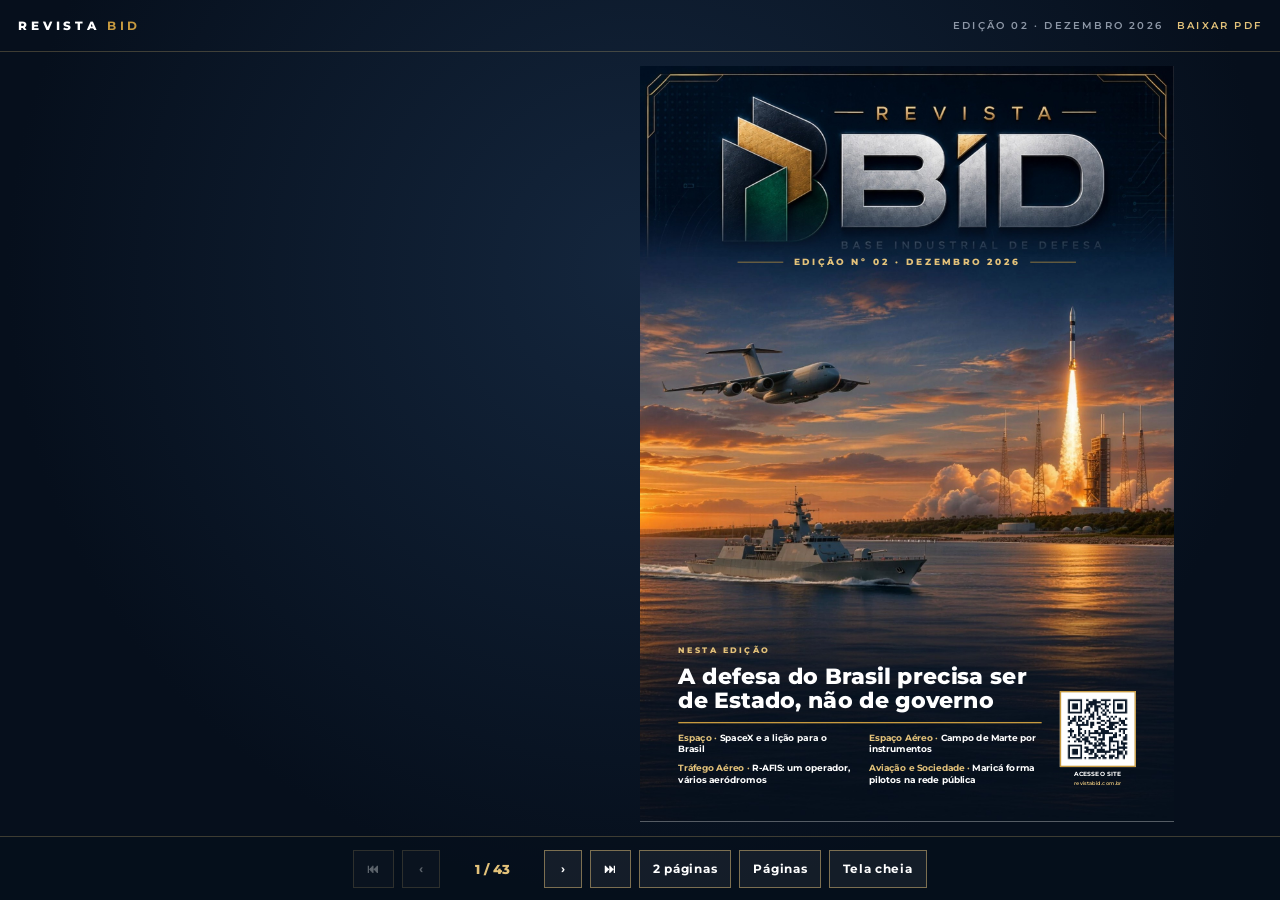
<file: revista-bid-2/index.html>
<!DOCTYPE html><html lang="pt-BR"><head><meta charset="utf-8">
<meta name="viewport" content="width=device-width,initial-scale=1">
<title>Revista BID · Edição 02 · Dezembro 2026</title>
<link rel="stylesheet" href="revista.css">
<style>
html,body{height:100%;overflow:hidden;background:radial-gradient(ellipse at 50% 30%,#14263d 0%,#060F1C 70%)!important;color:#fff;font-family:MontserratL,sans-serif}
header{height:52px;display:flex;align-items:center;justify-content:space-between;padding:0 18px;border-bottom:1px solid rgba(227,194,122,.25)}
.brandb{font:800 12px MontserratL;letter-spacing:.32em}.brandb b{color:#C79A3F}
.sub{font:600 10px MontserratL;letter-spacing:.22em;color:#8D97A6;text-transform:uppercase}
.sub a{color:#E3C27A;text-decoration:none;margin-left:14px}
main{position:absolute;top:52px;bottom:64px;left:0;right:0;display:flex;align-items:center;justify-content:center;padding:14px}
.pg{background:#fff;overflow:hidden}
.pg .page{transform-origin:0 0;margin:0}
footer{position:absolute;bottom:0;left:0;right:0;height:64px;display:flex;align-items:center;justify-content:center;gap:8px;border-top:1px solid rgba(227,194,122,.25);background:rgba(6,15,28,.6)}
button{font:700 12px MontserratL;color:#fff;background:rgba(255,255,255,.06);border:1px solid rgba(227,194,122,.5);height:38px;min-width:38px;padding:0 13px;cursor:pointer;letter-spacing:.06em}
button:hover{background:rgba(227,194,122,.18)}button:disabled{opacity:.35;cursor:default}
#count{font-weight:800;font-size:13px;min-width:88px;text-align:center;color:#E3C27A}
#thumbs{position:absolute;left:0;right:0;bottom:64px;height:150px;background:rgba(6,15,28,.96);border-top:1px solid rgba(227,194,122,.3);display:none;overflow-x:auto;scroll-snap-type:x mandatory;gap:10px;padding:12px 16px;align-items:center;z-index:50}
#thumbs.on{display:flex}
#thumbs .tb{flex:none;scroll-snap-align:center;cursor:pointer;text-align:center;font-size:10px;font-weight:700;color:#8D97A6}
#thumbs .tw{width:74px;height:105px;overflow:hidden;border:2px solid transparent;margin-bottom:4px;background:#fff}
#thumbs .tw .page{transform:scale(.0932);transform-origin:0 0}
#thumbs .tb.cur .tw{border-color:#C79A3F}
@media(max-width:600px){.sub{display:none}button.wide{display:none}footer{gap:5px}button{padding:0 9px}}
</style></head><body>
<header><div class="brandb">REVISTA <b>BID</b></div><div class="sub">Edição 02 · Dezembro 2026<a href="Revista_BID_Ed02.pdf" download>Baixar PDF</a></div></header>
<main><div id="book"></div></main>
<div id="thumbs"></div>
<footer><button id="first" class="wide">⏮</button><button id="prev">‹</button><div id="count"></div><button id="next">›</button><button id="last" class="wide">⏭</button><button id="mode">2 páginas</button><button id="grid">Páginas</button><button id="fs" class="wide">Tela cheia</button></footer>
<template id="src"><section class="page dark"><img src="img/capa_final.jpg" style="position:absolute;inset:0;width:100%;height:100%;object-fit:cover">
  <div style="position:absolute;top:75mm;left:0;right:0;display:flex;justify-content:center;align-items:center;gap:4mm">
    <span style="width:18mm;height:.4mm;background:var(--gold)"></span>
    <span style="font:800 10pt 'MontserratL';letter-spacing:.3em;color:var(--gold2)">EDIÇÃO Nº 02 · DEZEMBRO 2026</span>
    <span style="width:18mm;height:.4mm;background:var(--gold)"></span></div>
  <div style="position:absolute;right:15mm;bottom:14mm;width:30mm;text-align:center">
    <div style="background:#fff;padding:2mm;border:.6mm solid var(--gold)"><img src="a/qr.png" style="width:100%;display:block"></div>
    <div style="font:700 6.2pt 'MontserratL';letter-spacing:.08em;color:#fff;margin-top:1.6mm">ACESSE O SITE</div>
    <div style="font:600 6pt 'MontserratL';color:var(--gold2);margin-top:.4mm">revistabid.com.br</div></div>
  <div style="position:absolute;left:15mm;right:52mm;bottom:14mm">
    <div style="font:800 9pt 'MontserratL';letter-spacing:.28em;color:var(--gold2);margin-bottom:3mm">NESTA EDIÇÃO</div>
    <div style="font:800 25pt/1.08 'MontserratL';color:#fff;margin-bottom:4mm">A defesa do Brasil precisa ser de Estado, não de governo</div>
    <div style="display:grid;grid-template-columns:1fr 1fr;gap:3mm 7mm;border-top:.6mm solid var(--gold);padding-top:4mm">
      <div style="font:700 9.6pt/1.3 'MontserratL';color:#fff"><span style="color:var(--gold2)">Espaço · </span>SpaceX e a lição para o Brasil</div>
      <div style="font:700 9.6pt/1.3 'MontserratL';color:#fff"><span style="color:var(--gold2)">Espaço Aéreo · </span>Campo de Marte por instrumentos</div>
      <div style="font:700 9.6pt/1.3 'MontserratL';color:#fff"><span style="color:var(--gold2)">Tráfego Aéreo · </span>R-AFIS: um operador, vários aeródromos</div>
      <div style="font:700 9.6pt/1.3 'MontserratL';color:#fff"><span style="color:var(--gold2)">Aviação e Sociedade · </span>Maricá forma pilotos na rede pública</div>
    </div></div></section><section class="page dark" id="sumario"><img src="img/toc_top.jpg" style="height:62mm;width:100%;flex:none;display:block">
   <div class="bd toc" style="padding-top:0;gap:2.6mm">
    <div style="display:flex;align-items:flex-end;justify-content:space-between;border-bottom:.6mm solid var(--gold);padding-bottom:2mm">
     <div style="font:800 21pt 'MontserratL';color:#fff">NESTA EDIÇÃO</div>
     <div style="font:700 7.2pt 'MontserratL';letter-spacing:.26em;color:var(--gold2)">EDIÇÃO 02 · DEZEMBRO 2026</div></div>
    <div id="tocl" style="flex:1;display:flex;flex-direction:column;justify-content:space-between"><div class="item"><div class="n">03</div><div style="flex:1"><div class="e">Opinião</div><div class="t">A defesa do Brasil precisa ser de Estado, não de governo</div><div class="a">Luiz Alberto Cureau Júnior</div></div><div class="th bgimg" style="background-image:url('img/cureau.jpg')"></div></div><div class="item"><div class="n">06</div><div style="flex:1"><div class="e">Ajuda Humanitária</div><div class="t">FRIDA: a tropa que combate é a mesma que estende a mão</div><div class="a">Jeferson Cristiano</div></div><div class="th bgimg" style="background-image:url('img/frida_noite.jpg')"></div></div><div class="item"><div class="n">10</div><div style="flex:1"><div class="e">Economia de Defesa</div><div class="t">A indústria de Defesa como fator de impulsionamento da economia</div><div class="a">Tenente-Brigadeiro Domingues</div></div><div class="th bgimg" style="background-image:url('img/industria.jpg')"></div></div><div class="item"><div class="n">14</div><div style="flex:1"><div class="e">Espaço</div><div class="t">SpaceX e a lição para o Brasil: sem demanda estratégica não há soberania espacial sustentável</div><div class="a">José Vagner Vital</div></div><div class="th bgimg" style="background-image:url('img/foguete.jpg')"></div></div><div class="item"><div class="n">20</div><div style="flex:1"><div class="e">Espaço Aéreo</div><div class="t">Campo de Marte por instrumentos</div><div class="a">Ary Rodrigues Bertolino</div></div><div class="th bgimg" style="background-image:url('img/campo.jpg')"></div></div><div class="item"><div class="n">23</div><div style="flex:1"><div class="e">Inovação</div><div class="t">UAV4PAPI: da pesquisa aeronáutica à aferição do auxílio visual de aproximação no Campo de Marte</div><div class="a">Rubem Müller Schneider</div></div><div class="th bgimg" style="background-image:url('img/uav.jpg')"></div></div><div class="item"><div class="n">28</div><div style="flex:1"><div class="e">Tráfego Aéreo</div><div class="t">R-AFIS e EMS-R: inovação na prestação de serviços de informação de voo em múltiplas localidades</div><div class="a">Felipe do Souto de Sá Gille e Ary Rodrigues Bertolino</div></div><div class="th bgimg" style="background-image:url('img/rafis.jpg')"></div></div><div class="item"><div class="n">33</div><div style="flex:1"><div class="e">Aviação e Sociedade</div><div class="t">Maricá aproveita oportunidades no setor de aviação para desenvolver projetos sociais, profissionais e de inclusão</div><div class="a">Rogério Benevides Carvalho</div></div><div class="th bgimg" style="background-image:url('img/marica.jpg')"></div></div><div class="item"><div class="n">37</div><div style="flex:1"><div class="e">Direito Marítimo</div><div class="t">Registro de embarcações e armadores no Tribunal Marítimo</div><div class="a">Dionísio Tavares da Câmara Junior</div></div><div class="th bgimg" style="background-image:url('img/porto.jpg')"></div></div></div></div><div class="ft"><span>Revista BID · Sumário</span><span class="pn">02</span></div></section><section class="page" data-art="cureau"><div class="hero bgimg baked" style="height:150mm;background-image:url('img/hero_cureau.jpg');background-position:center"><div class="hd"><span class="brand">REVISTA <b>BID</b></span><span class="ed">Opinião</span></div>
   <div class="kick">Opinião · Defesa Nacional</div><div class="ttl ">A defesa do Brasil precisa ser de Estado, não de governo</div><div class="deck">Programas estratégicos não podem depender do calendário eleitoral. A escolha de quem conduz o Ministério da Defesa revela a maturidade estratégica de uma nação.</div></div>
   <div class="byl"><div style="display:flex;flex:none"><div class="ph" style="background-image:url('img/autor_cureau.jpg')"></div></div><div><div class="nm">Luiz Alberto Cureau Júnior</div><div class="cr">General do Exército Brasileiro da Reserva e consultor em Defesa e Clima</div></div></div>
   <div class="bd" style="padding-top:4mm"><div class="flow" style="height: 419.562px; flex: 0 0 auto;"><p class="drop">Enquanto se especula sobre quem ocupará o Ministério da Defesa, inclusive com manifestações de preferência pela indicação de uma mulher, talvez estejamos, mais uma vez, fazendo a pergunta errada.</p><p>A discussão não deveria estar concentrada no gênero, na filiação partidária, na proximidade com o presidente da República ou na capacidade de agradar simultaneamente ao governo e aos comandantes militares. A questão fundamental deveria ser outra: quem possui competência, experiência, capacidade de gestão e visão estratégica para conduzir a Defesa Nacional?</p><p>Homem ou mulher, civil ou militar, o Brasil precisa de alguém preparado para pensar o País muito além de um mandato presidencial. Alguém que compreenda que a Defesa não pertence a governos, partidos ou correntes ideológicas. Pertence à Nação.</p><p>Em países que levam sua soberania a sério, a Defesa é tratada como uma responsabilidade permanente do Estado. Governos estabelecem prioridades e exercem legitimamente a direção política, mas não deveriam comprometer a continuidade das capacidades estratégicas nacionais a cada alternância de poder.</p><p>No Brasil, entretanto, ainda convivemos com uma preocupante dificuldade de transformar planejamento em continuidade. Programas são anunciados, investimentos são prometidos, projetos são iniciados e, frequentemente, os recursos necessários à sua execução tornam-se vítimas de contingenciamentos, mudanças de prioridades ou conveniências políticas.</p><p>O resultado é um ciclo de descontinuidade que compromete não apenas a capacidade operacional das Forças Armadas, mas também o desenvolvimento tecnológico, a indústria nacional e a credibilidade do País perante seus parceiros internacionais.</p><p>O Ministério da Defesa não pode ser tratado como espaço de acomodação política, negociação partidária ou simples administração das relações entre o governo e os militares. Sua missão é muito maior e exige uma compreensão abrangente dos interesses nacionais.</p></div></div><div class="ft"><span>Revista BID · Opinião</span><span class="pn">03</span></div></section><section class="page"><div class="hd"><span class="brand">REVISTA <b>BID</b></span><span class="ed">Opinião</span></div><div class="bd"><div class="band bgimg" style="height:82mm;background-image:url('img/submarino.jpg')"></div><div class="flow" style="height: 667.125px; flex: 0 0 auto;"><p>Cabe ao Ministério coordenar a preparação do Brasil para ameaças presentes e futuras, fortalecer as capacidades militares, integrar o planejamento das três Forças, estimular tecnologias estratégicas e assegurar que o País disponha dos meios necessários para proteger seu território, suas riquezas, sua população e seus interesses.</p><p>Estamos falando de uma nação continental, com mais de oito milhões de quilômetros quadrados de território, extensas fronteiras terrestres, uma imensa área marítima de interesse estratégico, recursos naturais extraordinários e infraestruturas críticas cada vez mais vulneráveis a ameaças convencionais, híbridas e cibernéticas.</p><p>Não é razoável que um país com essas características continue tratando a Defesa como uma questão secundária na definição das prioridades nacionais.</p><p>Submarinos, aeronaves, blindados, sistemas de defesa antiaérea, vigilância de fronteiras, inteligência, capacidades espaciais, segurança cibernética e tecnologias disruptivas não podem depender do humor político ou das circunstâncias econômicas de cada exercício financeiro.</p><p>São capacidades construídas ao longo de décadas, que exigem investimentos continuados, profissionais especializados, infraestrutura adequada e uma cadeia industrial capaz de sustentar sua operação, manutenção e modernização.</p><div class="quote">Uma potência não se constrói com programas estratégicos subordinados ao calendário eleitoral.</div><p>O Brasil precisa de planejamento plurianual consistente, previsibilidade orçamentária, mecanismos legais de proteção aos investimentos estratégicos e critérios claros para definir prioridades. É necessário assegurar a continuidade dos programas em execução e, simultaneamente, criar condições para desenvolver novas capacidades, sem comprometer aquelas já existentes.</p><p>Essa previsibilidade também é indispensável à Base Industrial de Defesa (BID).</p><p>Nenhuma empresa investe continuamente em pesquisa, contrata engenheiros, desenvolve tecnologias complexas e amplia sua capacidade produtiva sem perspectivas minimamente confiáveis de demanda. A ausência de encomendas regulares e a instabilidade dos investimentos provocam perda de profissionais qualificados, enfraquecimento de fornecedores nacionais e crescente dependência tecnológica externa.</p><p>Países como Estados Unidos, Israel, Coreia do Sul, França e Turquia, respeitadas suas diferenças, compreenderam que a indústria de Defesa representa muito mais do que a fabricação de armamentos. É instrumento de inovação, geração de empregos qualificados, desenvolvimento econômico, influência diplomática e autonomia estratégica.</p><p>O Brasil possui competência técnica, instituições de pesquisa reconhecidas e empresas capazes de competir internacionalmente. O que falta é transformar essas capacidades em uma política industrial de Defesa permanente, articulada com as necessidades operacionais das Forças Armadas e com os interesses econômicos nacionais.</p><p>Nesse contexto, a escolha do próximo ministro da Defesa assume importância extraordinária.</p><p style="text-align-last: justify;">Não basta conhecer a estrutura militar ou possuir habilidade política. O ocupante do cargo precisa compreender</p></div></div><div class="ft"><span>Revista BID · Opinião</span><span class="pn">04</span></div></section><section class="page"><div class="hd"><span class="brand">REVISTA <b>BID</b></span><span class="ed">Opinião</span></div><div class="bd"><div class="flow last" style="height: auto; flex: 0 0 auto;"><p>orçamento público, gestão de grandes projetos, indústria, tecnologia, diplomacia, geopolítica e estratégia militar. Deve possuir autoridade institucional para dialogar com os comandantes das Forças, mas também capacidade de defender prioridades perante a equipe econômica, o Congresso Nacional e a sociedade brasileira.</p><p>Precisa, sobretudo, compreender que administrar a Defesa não significa apenas distribuir recursos escassos entre Exército, Marinha e Aeronáutica. Significa estabelecer prioridades nacionais, buscar integração, eliminar sobreposições, cobrar resultados e construir capacidades compatíveis com os desafios do século XXI.</p><p>A subordinação das Forças Armadas ao poder civil democraticamente constituído é princípio essencial e inquestionável. Entretanto, lealdade institucional não significa submissão intelectual, assim como autoridade política não substitui conhecimento técnico.</p><p>Um ministro competente deve saber ouvir, questionar, decidir e assumir responsabilidades. Deve ter independência de julgamento, compromisso com a Constituição e capacidade de apresentar ao presidente da República diagnósticos realistas, mesmo quando politicamente inconvenientes.</p><p>A escolha de uma mulher poderá representar um avanço importante, desde que fundamentada nos mesmos critérios de competência exigidos de qualquer candidato. O Brasil não necessita de uma escolha simbólica. Necessita de uma escolha estratégica.</p><p>O Ministério da Defesa não pode ser um prêmio político, tampouco um cargo ocupado apenas para administrar crises institucionais.</p><p>É preciso superar definitivamente a visão de que investir em Defesa representa retirar recursos de outras prioridades nacionais. Segurança, desenvolvimento, tecnologia e soberania não são objetivos incompatíveis. Ao contrário, uma estrutura de Defesa eficiente contribui para a estabilidade institucional, a proteção das riquezas nacionais e o desenvolvimento econômico.</p><p>A escolha de um ministro revela, portanto, muito mais do que a composição de um governo. Revela o grau de maturidade estratégica de uma nação e a importância que ela atribui à própria independência.</p><p>A pergunta não deveria ser quem o governo deseja colocar no Ministério da Defesa. A pergunta deveria ser quem o Brasil precisa ter à frente dele.</p><p>Porque governos passam, presidentes se sucedem e ministros são substituídos. Mas o território, os interesses nacionais, as ameaças e a responsabilidade de proteger o País permanecem.</p><p>A soberania não pode depender de mandatos. E a Defesa Nacional não pode recomeçar a cada eleição.<span class="end"></span></p></div><div class="fill bgimg" style="background-image:url('img/sala.jpg')"></div></div><div class="ft"><span>Revista BID · Opinião</span><span class="pn">05</span></div></section><section class="page" data-art="frida"><div class="hero bgimg baked" style="height:150mm;background-image:url('img/hero_frida.jpg');background-position:center"><div class="hd"><span class="brand">REVISTA <b>BID</b></span><span class="ed">Ajuda Humanitária</span></div>
   <div class="kick">Ajuda Humanitária · Fuzileiros Navais</div><div class="ttl ">FRIDA: a tropa que combate é a mesma que estende a mão</div><div class="deck">Com o El Niño em plena força, a Força de Resposta Imediata a Desastres Ambientais será ativada no Comando da Divisão Litorânea em 15 de dezembro, reunindo a prontidão de combate do Corpo de Fuzileiros Navais e a vocação de socorrer quem perdeu tudo.</div></div>
   <div class="byl"><div style="display:flex;flex:none"><div class="ph" style="background-image:url('img/autor_jeferson.jpg')"></div></div><div><div class="nm">Jeferson Cristiano</div><div class="cr">Primeiro-Tenente · Marinha do Brasil</div></div></div>
   <div class="bd" style="padding-top:4mm"><div class="flow" style="height: 419.562px; flex: 0 0 auto;"><p class="drop">O Corpo de Fuzileiros Navais (CFN) foi preparado para combater. Treina para desembarcar em praias hostis, avançar sob fogo e defender o território nacional. Nos últimos anos, porém, a mesma tropa passou a ser chamada com frequência cada vez maior para uma missão diferente: chegar primeiro onde a água subiu, a encosta desceu ou a terra tremeu, e ficar até que a vida volte a andar. É dessa constatação que nasce a Força de Resposta Imediata a Desastres Ambientais, a FRIDA, que será ativada no Comando da Divisão Litorânea em 15 de dezembro.</p><p>A FRIDA foi concebida como uma tropa de pronto-emprego, anfíbia e expedicionária, desenhada para atuar em situações de emergência ao lado da Defesa Civil. A ideia parte de uma lição aprendida em campo: a logística de uma operação de combate é muito parecida com a de uma resposta a desastre. Mover gente, viaturas, embarcações, água, comida e atendimento médico para um lugar isolado, em pouco tempo e com segurança, é exatamente aquilo para que o fuzileiro naval é treinado todos os dias.</p><h3>Do Rio Grande do Sul à criação de uma força dedicada</h3><p>A experiência que consolidou essa visão veio em 2024, nas enchentes que atingiram o Rio Grande do Sul. Na Operação Taquari II, o Grupamento Operativo de Fuzileiros Navais em Apoio à Defesa Civil reuniu cerca de 400 fuzileiros navais, dezenas de viaturas, embarcações e equipamentos pesados de engenharia. A tropa resgatou moradores ilhados, distribuiu donativos e, depois da água, ajudou a reconstruir escolas e a reabrir caminhos na região metropolitana de Porto Alegre e em Guaíba.</p><p>Daquele esforço ficou uma certeza: o país precisava de uma força pronta antes da tragédia, e não montada às pressas depois dela. Em novembro de 2025, a Marinha do Brasil e o Banco Nacional de Desenvolvimento Econômico e Social (BNDES) apresentaram o projeto-piloto da FRIDA durante um seminário internacional de operações humanitárias. A iniciativa também conta com o apoio do Centro Nacional de Monitoramento e Alertas de Desastres Naturais (Cemaden).</p></div></div><div class="ft"><span>Revista BID · Ajuda Humanitária</span><span class="pn">06</span></div></section><section class="page"><div class="hd"><span class="brand">REVISTA <b>BID</b></span><span class="ed">Ajuda Humanitária</span></div><div class="bd"><div class="band bgimg" style="height:82mm;background-image:url('img/frida_entrega.jpg')"></div><div class="flow" style="height: 667.125px; flex: 0 0 auto;"><p>Na apresentação, o Comandante do Material de Fuzileiros Navais, Contra-Almirante (FN) Cláudio Lopes de Araujo Leite, explicou que a gestão de desastres se apoia em três pilares, o monitoramento, o alerta e a resposta, e que a FRIDA foi criada para ser eficaz justamente nessa última etapa. O Comandante-Geral do CFN, Almirante de Esquadra (FN) Carlos Chagas Vianna Braga, resumiu o espírito da parceria ao afirmar que os Fuzileiros Navais já atuam muito nessa área, mas que poderão fazer "muito mais e muito melhor, se unirmos forças".</p><div class="stats"><div><b>~400</b>fuzileiros navais na Operação Taquari II (RS, 2024)</div><div><b>fev 2026</b>primeiro acionamento, no interior do Rio de Janeiro</div><div><b>~100</b>militares na missão humanitária na Venezuela</div><div><b>2.695</b>atendimentos no hospital de campanha em La Guaira</div></div><h3>Primeiro acionamento: o interior do Rio de Janeiro</h3><p>O batismo de fogo veio em fevereiro de 2026. Diante dos temporais que atingiram o estado do Rio de Janeiro, a Marinha acionou a FRIDA pela primeira vez. Em Cantagalo e Porciúncula, os fuzileiros navais removeram detritos, recompuseram vias públicas, restabeleceram acessos e levaram apoio direto a comunidades que haviam ficado isoladas. Foi a primeira vez que a força agiu como havia sido desenhada para agir: chegar rápido, abrir caminho e devolver às pessoas a ligação com o resto do mundo.</p><h3>Além das fronteiras: a missão na Venezuela</h3><p>Em 24 de junho de 2026, dois terremotos de magnitude 7,2 e 7,5 devastaram a Venezuela e deixaram milhares de mortos. Três dias depois, aeronaves KC-390 Millennium da Força Aérea Brasileira decolaram do Rio de Janeiro levando a Unidade Avançada de Trauma do Hospital de Campanha da Marinha, cerca de 100 militares, entre profissionais de saúde e fuzileiros navais, equipes da FRIDA e 100 purificadores de água com painel solar.</p><p>Instalado em La Guaira, uma das áreas mais atingidas, o hospital de campanha começou a atender em 29 de junho. Até a desmobilização, em julho, foram 2.695 atendimentos e 15 cirurgias, com grande procura na pediatria. Enquanto médicos e enfermeiros cuidavam dos feridos, os fuzileiros navais garantiam a segurança, a logística, a água potável e o apoio às buscas. Foi a prova de que a capacidade expedicionária do CFN, pensada para projetar poder, também projeta solidariedade.</p><div class="quote">A tropa que treina para o combate é a mesma que chega primeiro quando a água sobe.</div><h3>O El Niño e a próxima tempestade</h3><p>A ativação da FRIDA no Comando da Divisão Litorânea acontece em um momento crítico. O Cemaden aponta que o El Niño 2026/2027 deve trazer chuvas acima do normal no Sul do país durante a primavera e o verão, e secas na Amazônia e no Nordeste no verão e no outono de 2027. Enchentes, deslizamentos, incêndios florestais e isolamento de comunidades ribeirinhas formam um cenário em que cada hora conta.</p></div></div><div class="ft"><span>Revista BID · Ajuda Humanitária</span><span class="pn">07</span></div></section><section class="page"><div class="hd"><span class="brand">REVISTA <b>BID</b></span><span class="ed">Ajuda Humanitária</span></div><div class="bd"><div class="flow last" style="height: auto; flex: 0 0 auto;"><div class="tl"><div><b>Mai 2024</b>Operação Taquari II: cerca de 400 fuzileiros navais no Rio Grande do Sul</div><div><b>Nov 2025</b>Marinha e BNDES apresentam o projeto-piloto da FRIDA</div><div><b>Fev 2026</b>Primeiro acionamento: Cantagalo e Porciúncula (RJ)</div><div><b>Jun–Jul 2026</b>Missão humanitária em La Guaira, Venezuela</div><div><b>15 Dez 2026</b>Ativação da FRIDA no Comando da Divisão Litorânea</div></div><p>É nesse ambiente que a FRIDA ganha sentido. Subordinada ao Comando da Divisão Litorânea, a força reúne em um mesmo conjunto tropa de pronto-emprego, viaturas anfíbias, embarcações, máquinas de engenharia, hospital de campanha, sistemas de purificação de água e drones com sensores térmicos e infravermelhos, capazes de localizar pessoas em áreas alagadas ou soterradas. É a estrutura de uma operação militar colocada a serviço de quem precisa ser encontrado, alimentado, tratado e abrigado.</p><h3>Uma demanda para a Base Industrial de Defesa</h3><p>A resposta a desastres também é um mercado estratégico para a indústria nacional. Viaturas anfíbias, embarcações de desembarque, sistemas de comunicação, drones, equipamentos de engenharia, purificadores de água, abrigos e estruturas hospitalares móveis são produtos de uso dual, que servem tanto à defesa quanto à proteção civil. Uma força como a FRIDA cria demanda contínua por essas soluções e abre espaço para empresas brasileiras desenvolverem tecnologia pensada para o clima e o território do país.</p><p>A parceria com o BNDES aponta nessa direção: investir em capacidade de resposta é investir em vidas e, ao mesmo tempo, em uma cadeia produtiva que gera emprego e conhecimento. Para a Base Industrial de Defesa, a lição é clara. Os equipamentos que garantem a soberania são os mesmos que, no dia da tragédia, garantem que o Estado chegue.</p><h3>Força e acolhimento</h3><p>O fuzileiro naval que avança com uma viatura anfíbia sobre uma rua alagada carrega o mesmo treinamento de quem desembarca em uma praia sob fogo. A diferença está no que ele leva consigo: água, comida, remédio e a mão estendida para quem esperou horas no telhado. A FRIDA não substitui a vocação de combate do Corpo de Fuzileiros Navais. Ela a completa.</p><p>Com a ativação no Comando da Divisão Litorânea, a Marinha do Brasil formaliza algo que o povo brasileiro já viu nas enchentes do Sul, nas encostas do Rio e nos escombros de La Guaira. Quando o desespero chega, a tropa que se prepara para a guerra também está pronta para salvar. Prontos antes da tempestade. Presentes depois dela.<span class="end"></span></p><p class="note">Fontes: Marinha do Brasil (CGCFN e Agência Marinha de Notícias), Agência Brasil, Cemaden e Inmet. Imagens ilustrativas.</p></div><div class="fill bgimg" style="background-image:url('img/frida_maos.jpg')"></div></div><div class="ft"><span>Revista BID · Ajuda Humanitária</span><span class="pn">08</span></div></section><section class="page" data-ad="ad_qv2"><img src="img/anuncio_qv2.jpg" style="width:100%;height:100%;object-fit:cover;display:block"></section><section class="page" data-art="domingues"><div class="hero bgimg baked" style="height:150mm;background-image:url('img/hero_domingues.jpg');background-position:center"><div class="hd"><span class="brand">REVISTA <b>BID</b></span><span class="ed">Economia de Defesa</span></div>
   <div class="kick">Economia de Defesa · Base Industrial de Defesa</div><div class="ttl m">A indústria de Defesa como fator de impulsionamento da economia</div><div class="deck">Em um mundo instável, a Base Industrial de Defesa gera demanda, inovação e empregos qualificados, ao mesmo tempo em que garante soberania e independência.</div></div>
   <div class="byl"><div style="display:flex;flex:none"><div class="ph" style="background-image:url('img/autor_domingues.jpg')"></div></div><div><div class="nm">Tenente-Brigadeiro Domingues</div><div class="cr">Tenente-Brigadeiro do Ar · Força Aérea Brasileira</div></div></div>
   <div class="bd" style="padding-top:4mm"><div class="flow" style="height: 419.562px; flex: 0 0 auto;"><p class="drop">Em um mundo conturbado e economicamente instável, no qual os aliados não estão bem definidos e disputam espaço na geopolítica com grande empenho, a autonomia em defesa deixou de ser apenas uma questão militar. Tornou-se um imperativo para a manutenção da soberania, a proteção dos interesses nacionais e a projeção de influência regional e internacional.</p><p>Nesse cenário, assim como em outros momentos históricos de crise mundial, a indústria de Defesa desponta como grande impulsionadora da economia, ao mesmo tempo em que garante soberania e independência.</p><p>Nos países mais desenvolvidos, os investimentos estatais massivos no setor de Defesa, realizados em momentos de retração do investimento privado, geram demanda imediata, impulsionam a inovação tecnológica e reestruturam cadeias produtivas inteiras. Dessa forma, atuam como um poderoso motor de recuperação e crescimento econômico.</p><p>No Brasil, segundo a Associação Brasileira das Indústrias de Materiais de Defesa e Segurança (ABIMDE), a base industrial de defesa e segurança representa 4% do Produto Interno Bruto (PIB). Para cada R$ 10 milhões investidos em projetos de defesa, são gerados cerca de R$ 18,6 milhões em efeitos diretos e indiretos, além de 132 empregos. Essa base também exporta mais de US$ 3,5 bilhões por ano, o que a consolida como peça-chave da economia brasileira.</p><div class="stats"><div><b>4%</b>do PIB brasileiro é a participação da base industrial de defesa e segurança</div><div><b>R$ 18,6 mi</b>em efeitos diretos e indiretos para cada R$ 10 milhões investidos</div><div><b>132</b>empregos gerados a cada R$ 10 milhões investidos</div><div><b>US$ 3,5 bi</b>em exportações por ano</div></div><h3>E como isso acontece?</h3><p style="text-align-last: justify;"><b>Efeito multiplicador na cadeia produtiva.</b> A fabricação de equipamentos militares exige insumos de diversos setores civis, como siderurgia, química, eletrônica, logística e construção civil. Isso gera capital e crescimento</p></div></div><div class="ft"><span>Revista BID · Economia de Defesa</span><span class="pn">10</span></div></section><section class="page"><div class="hd"><span class="brand">REVISTA <b>BID</b></span><span class="ed">Economia de Defesa</span></div><div class="bd"><div class="band bgimg" style="height:82mm;background-image:url('img/ciber.jpg')"></div><div class="flow" style="height: 667.125px; flex: 0 0 auto;"><p>econômico e mobiliza uma vasta cadeia que inclui centros de pesquisa e desenvolvimento, universidades, indústrias, laboratórios e empresas de serviços e logística.</p><p><b>Transbordamento tecnológico (spin-offs).</b> As pesquisas financiadas pelo orçamento militar frequentemente resultam em tecnologias que, mais tarde, revolucionam o mercado civil e criam novas indústrias altamente lucrativas.</p><p>Após a pandemia de COVID-19 e com o agravamento dos conflitos internacionais a partir de 2022, o aumento dos orçamentos de defesa, principalmente na Europa, no Oriente Médio e nos Estados Unidos da América, impulsionou a reindustrialização de regiões afetadas pela desaceleração manufatureira. Esse movimento gerou empregos de alta qualificação em engenharia, cibersegurança e manufatura avançada.</p><h3>O Brasil está preparado para enfrentar esse momento?</h3><p>Primeiro, é preciso entender o conceito de Base Industrial de Defesa (BID): o conjunto de empresas estatais e privadas que atuam na pesquisa, no desenvolvimento, na fabricação, na distribuição e na manutenção de produtos estratégicos voltados à segurança e à defesa do país. A BID tem duas características principais:</p><p><b>Coordenação:</b> é liderada e supervisionada pelo Ministério da Defesa e envolve a cooperação entre o setor produtivo (predominantemente privado) e o setor de pesquisa e desenvolvimento ligado ao Estado.</p><p><b>Soberania nacional:</b> garante a autonomia tecnológica e o suprimento de equipamentos para as Forças Armadas, diminuindo a dependência externa.</p><p>Nesse contexto, o Ministério da Defesa vem atuando para criar condições favoráveis ao fortalecimento da BID brasileira. As duas principais iniciativas nesse sentido foram a instituição do Plano de Articulação e Equipamento de Defesa (PAED) e da Lei de Fomento à Base Industrial de Defesa, que permitiram reduzir o custo de produção das companhias legalmente classificadas como estratégicas e estabeleceram incentivos ao desenvolvimento de tecnologias indispensáveis ao Brasil.</p><p>Entre os pontos de destaque para o desenvolvimento da BID, a Estratégia Nacional de Defesa (END) coloca o domínio de tecnologias duais, a promoção da exportação de produtos, a formação de parcerias e a importância da tríplice hélice (governo, academia e setor privado). A END também identificou três setores estratégicos (espacial, cibernético e nuclear), aos quais a BID deve estar atenta.</p><h3>Resultados tangíveis</h3><p>Graças a essas iniciativas, vários projetos de grande envergadura foram lançados com sucesso.</p><p>O Programa de Desenvolvimento de Submarinos (PROSUB), com a construção de submarinos convencionais e o desenvolvimento de um submarino com propulsão nuclear, representa um salto tecnológico sem precedentes para a Marinha do Brasil e para a indústria naval.</p><p>O PROSUB gera desenvolvimento tecnológico dual. A construção de reatores compactos e pressurizados exige avanços em metalurgia, automação, materiais e engenharia de precisão, que transbordam para a indústria civil e reduzem a dependência externa.</p><p style="text-align-last: left;">Além disso, há várias aplicações nas áreas de saúde e energia. O domínio da tecnologia nuclear impulsiona a produção de radiofármacos para diagnóstico e</p></div></div><div class="ft"><span>Revista BID · Economia de Defesa</span><span class="pn">11</span></div></section><section class="page"><div class="hd"><span class="brand">REVISTA <b>BID</b></span><span class="ed">Economia de Defesa</span></div><div class="bd"><div class="flow" style="height: 994.031px; flex: 0 0 auto;"><p>tratamento médico, a irradiação de alimentos e o desenvolvimento de pequenos reatores modulares para geração de energia elétrica limpa.</p><p>O cargueiro multimissão KC-390 Millennium, desenvolvido pela Embraer em parceria com a Força Aérea Brasileira (FAB), consolidou a empresa como uma das líderes mundiais em aviação militar. O cargueiro tem conquistado relevância global, com encomendas e entregas em diversos países europeus (como Portugal, Hungria, Holanda, Áustria, Suécia e República Tcheca, entre outros), o que consolida o Brasil como exportador competitivo de equipamentos militares avançados.</p><p>O software de controle de voo fly-by-wire, inteiramente concebido no Brasil, representa um grande salto na capacidade industrial do país e permite que a indústria local desenvolva novas tecnologias para futuras aeronaves civis e militares.</p><p>A viatura blindada de transporte de pessoal (VBTP) Guarani, produzida pela IVECO em parceria com o Exército Brasileiro, modernizou a frota terrestre e gerou um importante ciclo de desenvolvimento e produção nacional.</p><p>A produção nacional evita que o país fique vulnerável a embargos comerciais, sanções ou atrasos na entrega de peças de reposição em momentos de crise internacional ou de conflito. Além disso, muitas inovações desenvolvidas para o setor militar, como ligas metálicas mais leves, suspensões de alta resistência e sistemas de comunicação criptografados, acabam sendo absorvidas pela indústria civil, elevando o patamar tecnológico do país como um todo.</p><p>É importante destacar que também há empresas 100% nacionais, de segmentos diferentes do armamento e dos veículos, que são referências mundiais em suas áreas, embora pouco conhecidas do público. Entre elas, destacamos duas, de áreas distintas: Gestão do Tráfego Aéreo e Cibersegurança.</p><h3>Gestão do tráfego aéreo</h3><p>O Brasil adota um modelo singular, que integra o controle do tráfego aéreo civil e a defesa aérea militar (por meio do Sistema de Controle do Espaço Aéreo Brasileiro, o SISCEAB, e do Sistema de Defesa Aeroespacial Brasileiro, o SISDABRA). Dispor de tecnologia desenvolvida no país garante que o Estado brasileiro não dependa de fornecedores estrangeiros críticos para monitorar seus cerca de 22 milhões de km² de espaço aéreo, que incluem áreas sobre o Oceano Atlântico.</p><p>Investir em tecnologias nacionais é essencial porque, em eventuais cenários de tensão geopolítica ou de sanções internacionais, a dependência de tecnologia estrangeira em infraestruturas críticas (como aviação e defesa) poderia paralisar setores essenciais do país. A autonomia tecnológica assegura independência de decisão.</p><p>Nesse contexto, a Força Aérea Brasileira conta com a parceria de empresas 100% nacionais, entre as quais a SAIPHER ATC.</p><p>A Saipher é uma empresa brasileira de tecnologia especializada no desenvolvimento de softwares e soluções para o Controle e o Gerenciamento de Tráfego Aéreo (ATC/ATM). Fundada em 1995, ficou mundialmente conhecida por ser pioneira no desenvolvimento do conceito de Electronic Flight Progress Strips (EFPS), as fichas eletrônicas de progressão de voo usadas em torres de controle.</p><p>Seus sistemas operam em mais de 180 aeródromos brasileiros, de estações de informação de voo (AFIS) a grandes aeroportos internacionais, como Guarulhos (SBGR), Galeão (SBGL) e Viracopos (SBKP).</p><p>A empresa é credenciada pelo Ministério da Defesa como Empresa Estratégica de Defesa (EED), e seus softwares são classificados como Produtos Estratégicos de Defesa (PED). Possui ainda certificação ISO 9001:2015 e adota padrões da ISO 27001.</p><h3>Cibersegurança</h3><p>Nos últimos dois anos (2025 e 2026), o cenário global de cibersegurança foi marcado por uma escalada sem precedentes. Segundo análise da Forbes Tech sobre ameaças a serviços essenciais, os ataques deixaram de visar apenas o roubo financeiro ou de dados e passaram a comprometer diretamente infraestruturas físicas, cadeias de suprimentos e serviços públicos vitais, impulsionados pelo uso ofensivo da Inteligência Artificial.</p><p>Para demonstrar a importância dessa área para a segurança nacional, destacamos alguns dos acontecimentos mais recentes:</p><p><b>Ataque a sistemas de refrigeração na Europa (novembro de 2026).</b> Hackers invadiram remotamente controladores conectados à internet de mais de 500 supermercados na França, além de alvos na Suécia, na Bélgica, na Irlanda e em outros países europeus, elevando a temperatura dos freezers a até 50 °C. A União Europeia classificou o episódio como uma tentativa deliberada de sabotar o abastecimento alimentar.</p><p><b>O maior roubo de criptomoedas da história na corretora Bybit (fevereiro de 2025).</b> Hackers exploraram uma falha em um sistema de armazenamento de terceiros utilizado pela corretora, com sede em Dubai, e desviaram US$ 1,5 bilhão em Ethereum em uma única operação.</p></div></div><div class="ft"><span>Revista BID · Economia de Defesa</span><span class="pn">12</span></div></section><section class="page"><div class="hd"><span class="brand">REVISTA <b>BID</b></span><span class="ed">Economia de Defesa</span></div><div class="bd"><div class="flow last" style="height: auto; flex: 0 0 auto;"><p><b>Onda de ataques no Brasil (novembro de 2026).</b> Conforme noticiado pela Radioagência Nacional, o Porto de Santos teve sistemas internos e portais derrubados por dias após uma invasão. Na mesma semana, o Tesouro Nacional confirmou o acesso indevido a 30 mil cadastros de usuários e 4 mil chaves Pix de beneficiários federais, enquanto a seguradora Caixa Vida e Previdência também sofreu exposição cadastral de milhões de clientes.</p><p>Nesse ambiente, o Brasil conta com uma empresa classificada entre as cinco melhores do mundo: a SEGURA.</p><p>A SEGURA (anteriormente conhecida como Senha Segura) é uma empresa brasileira líder global em Gestão de Acesso Privilegiado (PAM) e segurança de identidade. Com mais de 20 anos de experiência e atuação em três continentes, desenvolve soluções para proteger credenciais críticas e controlar acessos de identidades humanas, de máquinas e autônomas. A empresa tem destaque internacional e atende a rigorosos padrões regulatórios:</p><p><b>Reconhecimento de mercado.</b> Foi nomeada Challenger no Quadrante Mágico do Gartner para PAM em 2026, pelo quinto ano consecutivo, e conta com 97% de recomendação no Gartner Peer Insights.</p><p><b>Certificações e normas.</b> Suas soluções auxiliam as empresas na conformidade com normas como ISO 27001, PCI DSS, HIPAA, GDPR e SOX.</p><h3>O Brasil tem as respostas</h3><p>Podemos concluir que o impacto da Base Industrial de Defesa brasileira vai muito além da segurança nacional: ela é um motor econômico robusto e um vetor de projeção internacional para o país.</p><p>Trata-se de uma indústria vigorosa, que reúne mais de 1.200 empresas associadas a entidades como a ABIMDE, o SIMDE (Sindicato Nacional das Indústrias de Materiais de Defesa e Segurança), a ABIMAQ (Associação Brasileira da Indústria de Máquinas e Equipamentos) e o PIT SJC (Parque de Inovação Tecnológica de São José dos Campos). Essas empresas, muitas delas pequenas e médias, formam uma complexa cadeia de valor que gera um número expressivo de empregos diretos e indiretos, muitos deles altamente qualificados, em áreas como engenharia, pesquisa e desenvolvimento e manufatura avançada. Esse capital humano é um ativo inestimável para o desenvolvimento tecnológico do país.<span class="end"></span></p><p class="note">Fontes citadas: ABIMDE; Forbes Tech, "Como ataques cibernéticos já ameaçam o funcionamento de serviços essenciais" (nov. 2026); Radioagência Nacional/Agência Brasil (nov. 2026).</p></div><div class="fill bgimg" style="background-image:url('img/estaleiro.jpg')"></div></div><div class="ft"><span>Revista BID · Economia de Defesa</span><span class="pn">13</span></div></section><section class="page" data-art="vital"><div class="hero bgimg baked" style="height:150mm;background-image:url('img/hero_vital.jpg');background-position:center"><div class="hd"><span class="brand">REVISTA <b>BID</b></span><span class="ed">Espaço</span></div>
   <div class="kick">Espaço · Soberania espacial</div><div class="ttl m">SpaceX e a lição para o Brasil: sem demanda estratégica não há soberania espacial sustentável</div><div class="deck">A experiência americana demonstra que financiar a inovação é necessário, mas contratar capacidades operacionais é indispensável para consolidar uma indústria espacial nacional.</div></div>
   <div class="byl"><div style="display:flex;flex:none"><div class="ph" style="background-image:url('img/autor_vital.jpg')"></div></div><div><div class="nm">José Vagner Vital</div><div class="cr">Brigadeiro do Ar R1, engenheiro eletrônico pelo ITA e CEO do Instituto Start</div></div></div>
   <div class="bd" style="padding-top:4mm"><div class="flow" style="height: 419.562px; flex: 0 0 auto;"><h3>A lição por trás do sucesso da SpaceX</h3><p class="drop">A trajetória da SpaceX é frequentemente apresentada como a história de um empreendedor visionário que revolucionou a indústria espacial. Embora essa interpretação reconheça corretamente o papel da iniciativa privada e da inovação tecnológica, ela é insuficiente para explicar como uma empresa fundada em 2002 se transformou em um dos principais protagonistas da economia espacial mundial.</p><p>Por trás dos foguetes reutilizáveis, da constelação Starlink e dos ambiciosos projetos de exploração de Marte, existe um componente estratégico fundamental, nem sempre devidamente valorizado: a atuação do governo americano como financiador do desenvolvimento tecnológico, cliente e indutor de demanda.</p><p>A NASA e o Departamento de Defesa dos Estados Unidos não foram meros espectadores do crescimento da SpaceX. Suas decisões de contratação contribuíram decisivamente para criar as condições econômicas e operacionais que permitiram à empresa desenvolver, testar, amadurecer e comercializar novas capacidades espaciais.</p><p>Essa experiência oferece uma lição particularmente relevante para o Brasil e para sua Base Industrial de Defesa (BID). O desafio nacional não se restringe à obtenção de recursos para financiar a inovação tecnológica. É necessário, sobretudo, criar demanda estratégica capaz de transformar essa inovação em capacidade operacional, desenvolvimento industrial e autonomia nacional.</p><h3>O papel decisivo do Estado como cliente</h3><p>Em seus primeiros anos, a SpaceX enfrentou consideráveis dificuldades tecnológicas e financeiras. As três primeiras tentativas de lançamento do Falcon 1 fracassaram, colocando em risco a continuidade da empresa. O sucesso orbital alcançado em setembro de 2008 demonstrou a viabilidade de sua tecnologia, mas ainda não assegurava a sustentabilidade do negócio.</p><p style="text-align-last: left;">A atuação da NASA foi determinante nesse processo. Por meio do programa Commercial Orbital Transportation Services (COTS), a agência apoiou o</p></div></div><div class="ft"><span>Revista BID · Espaço</span><span class="pn">14</span></div></section><section class="page"><div class="hd"><span class="brand">REVISTA <b>BID</b></span><span class="ed">Espaço</span></div><div class="bd"><div class="band bgimg" style="height:82mm;background-image:url('img/satelite.jpg')"></div><div class="flow" style="height: 667.125px; flex: 0 0 auto;"><p>desenvolvimento e a demonstração de capacidades comerciais de transporte espacial. Em dezembro de 2008, avançou para a contratação de serviços de reabastecimento da Estação Espacial Internacional, no âmbito do programa Commercial Resupply Services (CRS), em um contrato com a SpaceX de aproximadamente US$ 1,6 bilhão.</p><p>A distinção entre esses dois programas é particularmente importante. Enquanto o primeiro buscava viabilizar o desenvolvimento e a demonstração de novas capacidades tecnológicas, o segundo estabelecia uma demanda concreta pelos serviços que essas capacidades tornariam possíveis.</p><p>O contrato representou muito mais do que uma oportunidade comercial. Proporcionou previsibilidade de demanda, estabeleceu requisitos operacionais e criou condições favoráveis à continuidade dos investimentos privados.</p><div class="quote">A NASA não estava simplesmente financiando uma empresa. Estava contratando um serviço estratégico de que necessitava.</div><p>Posteriormente, os programas de transporte de cargas e tripulações, associados à evolução do Falcon 9 e da cápsula Dragon, consolidaram a posição da SpaceX como fornecedora de serviços espaciais.</p><p>Naturalmente, o sucesso da empresa não pode ser atribuído exclusivamente à demanda governamental. A capacidade empreendedora, a inovação tecnológica, os investimentos privados, a integração vertical e a estratégia empresarial foram igualmente relevantes. Entretanto, a existência de um cliente governamental com necessidades concretas e capacidade de contratação criou condições especialmente favoráveis ao amadurecimento tecnológico e industrial da empresa.</p><h3>Da inovação tecnológica à capacidade operacional</h3><p>Uma tecnologia, por mais inovadora que seja, não constitui, isoladamente, uma capacidade estratégica.</p><p>Um equipamento ou sistema pode apresentar excelente desempenho em laboratório, alcançar elevado nível de maturidade tecnológica e, ainda assim, não se transformar em um produto ou serviço operacionalmente disponível. Para que isso aconteça, são necessários investimentos adicionais, infraestrutura, pessoal qualificado, processos industriais, certificação, manutenção e, sobretudo, utilização recorrente.</p><p>A experiência da SpaceX ilustra a formação de um ciclo virtuoso no qual a demanda governamental estimula investimentos tecnológicos, que se convertem em capacidades operacionais. A utilização dessas capacidades proporciona experiência, aprendizado industrial e redução de custos, favorecendo a expansão comercial e a realização de novos investimentos.</p><p>A reutilização de foguetes, por exemplo, tornou-se economicamente relevante à medida que a empresa passou a operar em uma escala que permitia distribuir os custos de desenvolvimento por um número crescente de missões.</p><p>Essa dinâmica evidencia uma distinção fundamental entre financiar o desenvolvimento de uma tecnologia e contratar regularmente os serviços que essa tecnologia torna possíveis.</p><p style="text-align-last: left;">O financiamento de pesquisa e desenvolvimento permite criar novas soluções. A contratação de capacidades</p></div></div><div class="ft"><span>Revista BID · Espaço</span><span class="pn">15</span></div></section><section class="page"><div class="hd"><span class="brand">REVISTA <b>BID</b></span><span class="ed">Espaço</span></div><div class="bd"><div class="flow" style="height: 994.031px; flex: 0 0 auto;"><p>possibilita sua incorporação operacional. A demanda recorrente, por sua vez, cria condições para sustentar empresas, infraestrutura, empregos qualificados e cadeias produtivas.</p><p>Uma política industrial consistente precisa contemplar essas três dimensões de maneira integrada.</p><p>Quando os instrumentos de fomento à inovação não estão associados a perspectivas concretas de utilização das tecnologias desenvolvidas, corre-se o risco de criar uma situação paradoxal: o país investe na formação de competências e no desenvolvimento tecnológico, mas não estabelece condições suficientes para que essas competências se transformem em atividades industriais economicamente sustentáveis.</p><p>Esse problema não é exclusivo do setor espacial. Ele também se manifesta em outros segmentos da Base Industrial de Defesa, nos quais a complexidade tecnológica, os elevados investimentos iniciais e os longos ciclos de desenvolvimento exigem previsibilidade de demanda.</p><h3>Defesa e segurança nacional como indutores da economia espacial</h3><p>A relação entre a SpaceX e o governo americano ultrapassou os serviços de transporte espacial. A expansão da Starlink e o desenvolvimento da Starshield demonstram a crescente integração entre a infraestrutura espacial comercial e as aplicações de defesa e segurança nacional.</p><p>A utilização da Starlink na Ucrânia evidenciou a importância estratégica de sistemas distribuídos e resilientes de comunicações espaciais. Paralelamente, a participação da SpaceX no programa National Security Space Launch (NSSL) consolidou seu papel no lançamento de satélites militares e de inteligência.</p><p>Em abril de 2025, a Força Espacial dos Estados Unidos anunciou contratos referentes à Fase 3, Lane 2, do NSSL, com valores previstos de aproximadamente US$ 5,9 bilhões para a SpaceX, US$ 5,4 bilhões para a United Launch Alliance e US$ 2,4 bilhões para a Blue Origin.</p><p>A estratégia americana revela dois objetivos complementares: assegurar acesso confiável ao espaço para missões críticas de interesse nacional e preservar uma base industrial competitiva, constituída por múltiplos fornecedores.</p><p>Esse segundo aspecto merece especial atenção. A existência de um cliente âncora governamental não precisa resultar na formação de monopólios ou na dependência permanente de um único fornecedor. Quando adequadamente estruturado, o poder de compra do Estado pode estimular simultaneamente a inovação, a concorrência, a redundância operacional e a autonomia estratégica.</p><p>Para a Base Industrial de Defesa brasileira, essa experiência demonstra que a aquisição governamental de produtos e serviços estratégicos não deve ser compreendida exclusivamente como uma despesa destinada ao atendimento de determinada necessidade operacional. Ela também pode constituir um importante instrumento de política industrial, de desenvolvimento tecnológico e de redução de vulnerabilidades nacionais.</p><h3>O Brasil possui competências. É preciso consolidar a demanda.</h3><p>Ao longo de décadas, o Brasil construiu importantes competências científicas, tecnológicas e industriais no setor espacial. Instituições como o Instituto Nacional de Pesquisas Espaciais (INPE), o Departamento de Ciência e Tecnologia Aeroespacial (DCTA), o Instituto Tecnológico de Aeronáutica (ITA) e diversas universidades contribuíram para a formação de recursos humanos altamente qualificados e para o desenvolvimento de tecnologias de significativa complexidade.</p><p>A indústria nacional também acumulou experiências relevantes em satélites, equipamentos embarcados, sistemas de solo, propulsão, rastreamento, software e aplicações espaciais.</p><p>A existência dessas competências, entretanto, não significa que o país disponha de todas as capacidades operacionais necessárias à sua autonomia espacial, tampouco que tenha estabelecido as condições econômicas para sustentá-las ao longo do tempo.</p><p>O Programa Nacional de Atividades Espaciais (PNAE 2022–2031) reconhece a importância dos produtos, serviços e aplicações espaciais para diferentes setores da economia e para o atendimento das necessidades da sociedade brasileira.</p><p>O desafio consiste em transformar esse reconhecimento em programas de contratação capazes de criar demanda previsível, estimular investimentos privados e fortalecer a indústria nacional.</p><p>Mais do que estabelecer objetivos tecnológicos, é necessário identificar quais capacidades espaciais o Estado brasileiro precisa utilizar, quais podem ser fornecidas pela indústria nacional e como estruturar sua aquisição e sustentação ao longo do tempo.</p><p style="text-align-last: justify;">No segmento de acesso ao espaço, por exemplo, o governo poderia estabelecer programas plurianuais de contratação de serviços de lançamento para cargas úteis nacionais, incentivando a formação de operadores</p></div></div><div class="ft"><span>Revista BID · Espaço</span><span class="pn">16</span></div></section><section class="page"><div class="hd"><span class="brand">REVISTA <b>BID</b></span><span class="ed">Espaço</span></div><div class="bd"><div class="flow" style="height: 994.031px; flex: 0 0 auto;"><p>comerciais, o desenvolvimento da cadeia produtiva e a utilização da infraestrutura de lançamento brasileira.</p><p>Na área de Consciência Situacional Espacial e Consciência do Domínio Espacial (Space Situational Awareness, SSA, e Space Domain Awareness, SDA), contratos continuados poderiam estimular a oferta nacional de serviços de rastreamento, catalogação, avaliação de riscos de colisão, previsão de reentradas e monitoramento de objetos espaciais.</p><p>O mesmo raciocínio aplica-se à observação da Terra, às comunicações satelitais, ao processamento de dados e aos serviços espaciais associados à proteção de infraestruturas críticas, à segurança pública, ao monitoramento ambiental e à defesa nacional.</p><p>Não se trata de transferir indiscriminadamente responsabilidades governamentais ao setor privado, mas de estabelecer um modelo de complementaridade no qual o Estado defina suas necessidades estratégicas, estabeleça requisitos operacionais, preserve os mecanismos de supervisão e controle e, sempre que adequado, contrate capacidades disponibilizadas pela indústria.</p><p>A demanda governamental, embora necessária, não é suficiente para assegurar a sustentabilidade industrial. A competitividade, a maturidade tecnológica, a governança, a eficiência das cadeias produtivas e a capacidade de conquistar mercados comerciais também são determinantes. O papel do Estado deve ser o de criar condições para o desenvolvimento de uma indústria capaz de competir, e não perpetuar sua dependência de recursos públicos.</p><h3>Capacidade antes da instituição</h3><p>Uma política espacial deve ser concebida e avaliada, fundamentalmente, pelas capacidades que entrega à sociedade, à economia e à defesa nacional.</p><p>Instituições, programas, instrumentos regulatórios e mecanismos de financiamento são essenciais, mas constituem meios para alcançar determinadas finalidades estratégicas. A existência de uma estrutura institucional não assegura, por si só, a disponibilidade de serviços espaciais, assim como a conclusão de um projeto tecnológico não garante que a capacidade desenvolvida esteja operacionalmente disponível e seja economicamente sustentável.</p><p>Essa perspectiva fundamenta o princípio de Capacidade antes da Instituição (Capability Before Institution), segundo o qual a identificação das necessidades estratégicas e a definição dos resultados operacionais pretendidos devem orientar a organização dos instrumentos institucionais, financeiros, tecnológicos e industriais.</p><p>Não se trata de estabelecer uma precedência cronológica absoluta entre capacidades e instituições, nem de reduzir a importância da governança pública. Trata-se de reconhecer a primazia da finalidade sobre os instrumentos utilizados para alcançá-la.</p><p>Em outras palavras, as instituições devem ser estruturadas e mobilizadas em função das capacidades que o país necessita desenvolver, operar e sustentar.</p><p>Sob essa perspectiva, a avaliação de uma política espacial não deveria se limitar ao volume de recursos investidos, ao número de projetos iniciados ou aos níveis de maturidade tecnológica alcançados. Deveria considerar, principalmente, quais capacidades foram efetivamente incorporadas, quem as utiliza, com que disponibilidade, a que custo e com qual contribuição para a autonomia nacional.</p><p>A partir desse entendimento, o Brasil poderia avançar na construção de uma política de demanda para sua indústria espacial, estruturada em cinco diretrizes:</p><div class="ilist"><div class="it"><div><strong>Identificar as necessidades estratégicas nacionais</strong>Mapear as capacidades e os serviços espaciais necessários à defesa, à segurança, à infraestrutura, à proteção ambiental e ao desenvolvimento econômico.</div></div><div class="it"><div><strong>Estabelecer programas plurianuais de contratação</strong>Criar previsibilidade de demanda suficiente para permitir o planejamento empresarial e a mobilização de investimentos privados, observados os instrumentos legais e orçamentários.</div></div><div class="it"><div><strong>Priorizar a contratação de resultados operacionais</strong>Sempre que adequado, estabelecer requisitos de desempenho, disponibilidade, segurança e qualidade dos serviços, permitindo que a indústria desenvolva soluções tecnológicas competitivas.</div></div><div class="it"><div><strong>Estimular a concorrência e a complementaridade industrial</strong>Promover a participação de diferentes empresas e instituições, evitando dependências excessivas e favorecendo o fortalecimento das cadeias produtivas nacionais.</div></div><div class="it"><div><strong>Integrar os instrumentos de financiamento e contratação</strong>Articular os mecanismos de fomento à inovação com programas governamentais que ofereçam perspectivas concretas de utilização das capacidades desenvolvidas.</div></div></div><p>Essas diretrizes não eliminam a necessidade de pesquisa básica, desenvolvimento tecnológico ou investimento em infraestrutura pública. Procuram estabelecer uma conexão mais efetiva entre esses investimentos e as necessidades estratégicas do país.</p></div></div><div class="ft"><span>Revista BID · Espaço</span><span class="pn">17</span></div></section><section class="page"><div class="hd"><span class="brand">REVISTA <b>BID</b></span><span class="ed">Espaço</span></div><div class="bd"><div class="flow last" style="height: auto; flex: 0 0 auto;"><h3>Soberania espacial não se declara. Constrói-se.</h3><p>A trajetória da SpaceX demonstra como a combinação entre inovação privada e demanda governamental pode contribuir para transformar uma empresa emergente em um fornecedor estratégico de alcance global.</p><p>A lição para o Brasil não consiste em reproduzir mecanicamente o modelo americano, desconsiderando as diferenças de escala econômica, disponibilidade orçamentária e maturidade industrial entre os dois países. Consiste em compreender os mecanismos que permitiram transformar investimentos tecnológicos em capacidades operacionais e estas em atividades industriais competitivas e sustentáveis.</p><p>O Brasil possui competências científicas, tecnológicas e industriais relevantes. Precisa avançar na sua transformação em capacidades operacionais efetivamente disponíveis e sustentáveis, criando condições para que sua Base Industrial de Defesa participe de maneira cada vez mais competitiva da economia espacial.</p><p>A soberania espacial não pressupõe a autossuficiência tecnológica absoluta, mas exige que o país preserve sua capacidade de decisão e de atuação independente em relação aos sistemas e serviços espaciais essenciais aos seus interesses, reduzindo dependências externas críticas.</p><p>Ela não decorre simplesmente da existência de instituições, programas, infraestrutura ou tecnologias. É construída pela capacidade efetiva de acessar, desenvolver, operar, utilizar e sustentar os meios necessários ao atendimento das finalidades estratégicas nacionais.</p><p>Financiar a inovação é necessário. Contratar capacidades é indispensável. Criar demanda recorrente é o que permite transformar essas capacidades em uma indústria sustentável.</p><p>Sem demanda estratégica, a inovação corre o risco de permanecer como projeto. Com demanda consistente, pode transformar-se em capacidade operacional, desenvolvimento industrial e soberania.<span class="end"></span></p><div class="refs"><b>Referências</b><div>AGÊNCIA ESPACIAL BRASILEIRA (AEB). Programa Nacional de Atividades Espaciais, PNAE 2022–2031. Brasília, 2021.</div><div>BRASIL. Decreto nº 1.332, de 8 de dezembro de 1994. Aprova a Política Nacional de Desenvolvimento das Atividades Espaciais (PNDAE).</div><div>NASA. First Contracted SpaceX Resupply Mission Launches with NASA Cargo to Space Station. Washington, 7 out. 2012.</div><div>NASA, Office of Inspector General. NASA’s Response to SpaceX’s June 2015 Launch Failure: Impacts on Commercial Resupply of the International Space Station. Relatório IG-16-025, 2016.</div><div>UNITED STATES SPACE FORCE, Space Systems Command. Space Systems Command Awards National Security Space Launch Phase 3 Lane 2 Contracts. 4 abr. 2025.</div><div>U.S. GOVERNMENT ACCOUNTABILITY OFFICE (GAO). National Security Space Launch: Increased Commercial Use of Ranges Underscores Need for Improved Cost Recovery. Relatório GAO-25-107228, 2025.</div></div><div class="bio"><b>Sobre o autor</b>José Vagner Vital é Oficial General da Reserva da Aeronáutica, com mais de 41 anos de experiência no segmento aeroespacial. Graduado em Engenharia Eletrônica pelo ITA e mestre em Engenharia de Alta Frequência pela Technische Universität München (TUM), é Diretor de Negócios e Inovação da SAIPHER, Diretor do Departamento de Segurança e Defesa (DESEG) da FIESP, Diretor Coordenador do Comitê Aeroespacial do SIMDE e Vice-Presidente da Academia Internacional de Estudos Espaciais (IASS). Participou da criação do Programa Estratégico de Sistemas Espaciais (PESE), em 2012, e coordenou a revisão de seu texto base em 2018. Foi fundador e presidente da Comissão de Coordenação e Implantação de Sistemas Espaciais (CCISE), comandou o CINDACTA II, foi fundador e Chefe da Divisão de Operações do CGNA e contribuiu para a implantação do SIVAM. É formado pela ECEMAR, com MBA em Logística pela UFF, CPEAEx e Curso Superior de Defesa da ESG.</div></div><div class="fill bgimg" style="background-image:url('img/missao.jpg')"></div></div><div class="ft"><span>Revista BID · Espaço</span><span class="pn">18</span></div></section><section class="page" data-ad="ad_qv1"><img src="img/anuncio_qv1.jpg" style="width:100%;height:100%;object-fit:cover;display:block"></section><section class="page" data-art="bertolino"><div class="hero bgimg baked" style="height:150mm;background-image:url('img/hero_bertolino.jpg');background-position:center"><div class="hd"><span class="brand">REVISTA <b>BID</b></span><span class="ed">Espaço Aéreo</span></div>
   <div class="kick">Espaço Aéreo · Campo de Marte</div><div class="ttl ">Campo de Marte por instrumentos</div><div class="deck">Como o DECEA, a PAX Aeroportos, a ANAC e a Secretaria Nacional de Aviação Civil viabilizaram a implantação do IFR em São Paulo.</div></div>
   <div class="byl"><div style="display:flex;flex:none"><div class="ph" style="background-image:url('img/autor_bertolino.jpg')"></div></div><div><div class="nm">Ary Rodrigues Bertolino</div><div class="cr">Brigadeiro · Revista BID News</div></div></div>
   <div class="bd" style="padding-top:4mm"><div class="flow" style="height: 419.562px; flex: 0 0 auto;"><p class="drop">Às seis da manhã de 28 de dezembro de 2026, o Aeroporto Campo de Marte, na zona norte de São Paulo, deverá iniciar uma nova etapa de sua história. A operação sob regras de voo por instrumentos (IFR) está prevista para começar em uma janela das 6h às 7h, no horário de Brasília, com quatro slots por hora. Por trás dessa primeira hora de operação estão mais de dois anos de estudos, simulações, obras e decisões que envolveram o aeroporto e o espaço aéreo da Região Metropolitana de São Paulo.</p><div class="stats"><div><b>28/12/2026</b>início previsto da operação IFR</div><div><b>6h às 7h</b>janela inicial, no horário de Brasília</div><div><b>4 slots</b>por hora na fase inicial</div><div><b>38 mil</b>objetos projetados no espaço aéreo analisados</div></div><h3>Da concessão ao desenho da operação</h3><p>A implantação do IFR em Campo de Marte foi prevista na concessão do Bloco de Aviação Geral, que também incluiu o Aeroporto de Jacarepaguá, no Rio de Janeiro. O leilão ocorreu em 2022, e a PAX Aeroportos assumiu a administração de Campo de Marte em agosto de 2023. Com as restrições de acesso da aviação geral a Congonhas, a possibilidade de operar por instrumentos em Marte ganhou relevância como alternativa para parte desses operadores.</p><p>Em termos práticos, o IFR permite à tripulação seguir trajetórias publicadas com o auxílio dos instrumentos de bordo. Isso dá maior previsibilidade ao voo quando as condições meteorológicas restringem a operação visual, dentro dos limites de cada procedimento. Em São Paulo, o desafio era acomodar essas trajetórias em um espaço aéreo já compartilhado pelos fluxos de Congonhas e Guarulhos, pelas aeronaves em voo visual e pelos helicópteros.</p><p style="text-align-last: justify;">O Departamento de Controle do Espaço Aéreo (DECEA) liderou a elaboração dos procedimentos de chegada, aproximação e saída para a pista 12 e sua integração à Área de Controle Terminal de São Paulo (TMA-SP). O projeto teve como premissa preservar a capacidade e a</p></div></div><div class="ft"><span>Revista BID · Espaço Aéreo</span><span class="pn">20</span></div></section><section class="page"><div class="hd"><span class="brand">REVISTA <b>BID</b></span><span class="ed">Espaço Aéreo</span></div><div class="bd"><div class="band bgimg" style="height:82mm;background-image:url('img/campo2.jpg')"></div><div class="flow" style="height: 667.125px; flex: 0 0 auto;"><p>regularidade das operações de Congonhas e Guarulhos. Durante 2025, as equipes simularam diferentes volumes de tráfego e avaliaram como encaixar as operações de Campo de Marte no fluxo já administrado pelos controladores.</p><p>Uma das soluções foi estabelecer uma sequência única de chegadas para Campo de Marte e Congonhas. O controle de aproximação organiza os voos destinados aos dois aeroportos em uma mesma fila, aplicando os espaçamentos previstos e coordenando as aproximações de acordo com o destino de cada aeronave. Essa organização permitiu acomodar as chegadas a Marte no fluxo de Congonhas.</p><p>Na fase inicial, as aproximações por instrumentos em Campo de Marte serão realizadas exclusivamente pela cabeceira 12. A operação dependerá do uso simultâneo da cabeceira 17 em Congonhas e da configuração de cabeceiras 10 em Guarulhos. Durante a janela das 6h às 7h, a circulação visual será suspensa nos corredores afetados, mantendo separados o tráfego visual e os voos por instrumentos. A AIC-N 20/26 detalha a implantação do IFR na pista 12, e a AIC-N 29/26 disciplina a circulação visual na terminal de São Paulo e no Vale do Paraíba.</p><h3>O entorno do aeroporto e a preparação da pista</h3><p>O levantamento topográfico para a elaboração do Plano Básico de Zona de Proteção de Aeródromo (PBZPA) identificou mais de 38 mil objetos projetados no espaço aéreo (OPEA). Todos precisaram ser analisados em um estudo aeronáutico complexo, que avaliou sua interferência nas superfícies de proteção e nas trajetórias previstas. A análise permitiu definir as medidas de mitigação para os casos em que foram identificados riscos à operação.</p><p>A elaboração do plano foi o maior desafio da PAX Aeroportos no projeto. Sob a liderança de seu CEO, Rogério Prado, a concessionária executou as obras físicas necessárias e coordenou com o DECEA o trabalho para elaborar o PBZPA. A condução de Rogério Prado foi decisiva para mobilizar as equipes, acompanhar as adequações do aeródromo e manter a articulação com a Aeronáutica. A PAX também dialogou com a Prefeitura de São Paulo sobre os mapas de altitudes associados às superfícies de proteção.</p><p>O Centro Regional de Controle do Espaço Aéreo Sudeste (CRCEA-SE), sob o comando do coronel aviador Luiz Eduardo de França Scovino, teve participação decisiva na avaliação das condições locais e na coordenação com a concessionária. Esse trabalho aproximou o planejamento do DECEA da rotina da torre e das equipes locais, incluindo questões relativas à circulação de aeronaves e veículos no solo e à avaliação do uso de câmeras como apoio à vigilância.</p><p>Outro desafio foi a homologação do Indicador de Trajetória de Aproximação de Precisão (PAPI) da cabeceira 12. O sistema de luzes indica ao piloto se a aeronave está acima, abaixo ou na trajetória adequada de aproximação. Foram necessários vários voos ao longo do processo. Na etapa final, a ASTC realizou voos com um drone de apoio à engenharia para calibrar o PAPI e preparar o equipamento para a inspeção em voo pelo Grupo Especial de Inspeção em Voo (GEIV).</p><p style="text-align-last: justify;">A ASTC adquiriu essa capacidade em um programa de transferência de tecnologia liderado pelo DECEA, com apoio financeiro da Finep. A empresa incorporou a tecnologia, capacitou sua equipe e aplicou o conhecimento adquirido em Campo de Marte. O uso do drone na calibração final mostrou como a transferência de tecnologia</p></div></div><div class="ft"><span>Revista BID · Espaço Aéreo</span><span class="pn">21</span></div></section><section class="page"><div class="hd"><span class="brand">REVISTA <b>BID</b></span><span class="ed">Espaço Aéreo</span></div><div class="bd"><div class="flow last" style="height: auto; flex: 0 0 auto;"><p>pôde atender a uma necessidade concreta da implantação do IFR.</p><h3>Da coordenação institucional à operação assistida</h3><p>A Secretaria Nacional de Aviação Civil (SAC) coordenou as ações no âmbito da política do setor e definiu as diretrizes estratégicas. A Agência Nacional de Aviação Civil (ANAC) acompanhou as adequações e conduziu o processo de alteração cadastral para incorporar o IFR às condições operacionais de Campo de Marte. A implantação reuniu, assim, as adequações aeroportuárias sob responsabilidade da PAX e os procedimentos de navegação e de circulação aérea desenvolvidos pelo DECEA.</p><p>A operação assistida permitirá avaliar, em condições reais, como o procedimento se encaixa na rotina de Campo de Marte e no tráfego da terminal paulista. A janela inicial de uma hora, com quatro slots, dá às equipes uma base para acompanhar o desempenho da operação e avaliar eventuais ajustes. Para a aviação geral, a mudança oferece mais uma alternativa de acesso a São Paulo, com maior previsibilidade dentro das condições operacionais estabelecidas.</p><h3>Reconhecimento a quem tornou a operação possível</h3><p>O autor registra seu agradecimento ao tenente-brigadeiro do ar Marcelo Kanitz Damasceno, comandante da Aeronáutica, e ao tenente-brigadeiro do ar Walcyr Josué de Castilho Araujo, chefe do Estado-Maior da Aeronáutica, pelo apoio institucional. Reconhece a contribuição dos tenentes-brigadeiros do ar Alcides Teixeira Barbacovi e Maurício Augusto Silveira de Medeiros, ex-diretores-gerais do DECEA, pela condução das etapas anteriores, e do tenente-brigadeiro do ar Sérgio Rodrigues Pereira Bastos Junior, atual diretor-geral, pela condução da fase final do planejamento iniciado pela Aeronáutica há mais de dois anos.</p><p>O autor destaca a atuação do coronel França e das equipes do CRCEA-SE, do DECEA e dos órgãos locais de controle de tráfego aéreo. Registra também seu reconhecimento a Rogério Prado e à equipe da PAX Aeroportos pelo empenho nas obras e na elaboração do Plano Básico de Zona de Proteção de Aeródromo.</p><p>Na ANAC, o autor agradece a Tiago Chagas Faierstein, diretor-presidente, e ao brigadeiro Rui Chagas Mesquita, diretor da Agência, pelo acompanhamento do projeto e pelo encaminhamento das etapas regulatórias. Na SAC, reconhece a contribuição do secretário Daniel Ramos Longo e da diretora de Planejamento e Fomento, Júlia Lopes da Silva Nascimento, pela articulação institucional e pelas diretrizes que orientaram a implantação.</p><p>Quando a primeira aeronave utilizar o procedimento, estará colocando em prática uma solução construída para ampliar as opções da aviação geral e preservar a segurança e a capacidade de um espaço aéreo compartilhado por muitos usuários. Essa é a dimensão do trabalho que antecede a primeira hora de operação por instrumentos em Campo de Marte.<span class="end"></span></p></div><div class="fill bgimg" style="background-image:url('img/cockpit.jpg')"></div></div><div class="ft"><span>Revista BID · Espaço Aéreo</span><span class="pn">22</span></div></section><section class="page" data-art="schneider"><div class="hero bgimg baked" style="height:150mm;background-image:url('img/hero_schneider.jpg');background-position:center"><div class="hd"><span class="brand">REVISTA <b>BID</b></span><span class="ed">Inovação</span></div>
   <div class="kick">Inovação · Transferência de tecnologia</div><div class="ttl m">UAV4PAPI: da pesquisa aeronáutica à aferição do auxílio visual de aproximação no Campo de Marte</div><div class="deck">Uma tecnologia nascida de uma demanda do DECEA chegou à indústria nacional, foi aperfeiçoada e voltou a servir ao Sistema de Controle do Espaço Aéreo Brasileiro.</div></div>
   <div class="byl"><div style="display:flex;flex:none"><div class="ph" style="background-image:url('img/autor_schneider.jpg')"></div></div><div><div class="nm">Rubem Müller Schneider</div><div class="cr">Coronel Aviador (RR)</div></div></div>
   <div class="bd" style="padding-top:4mm"><div class="flow" style="height: 419.562px; flex: 0 0 auto;"><p class="drop">Em agosto de 2026, uma aeronave-laboratório do Grupo Especial de Inspeção em Voo (GEIV) retornou ao Aeroporto Campo de Marte, em São Paulo. Desde janeiro, o Grupo já havia dedicado sucessivas campanhas e mais de uma dezena de horas de voo à tentativa de homologar o auxílio visual de aproximação da cabeceira 12. Os obstáculos no entorno do aeródromo haviam exigido uma rampa excepcionalmente inclinada e uma cobertura lateral assimétrica. A dificuldade de verificar essa configuração em voo vinha retardando os ensaios e o processo de homologação do auxílio pela Agência Nacional de Aviação Civil (ANAC). Naquelas condições, uma nova campanha precisava de evidências de que a regulagem havia melhorado. Essa base técnica veio das medições realizadas com o UAV4PAPI e apresentadas ao Subdepartamento de Operações do Departamento de Controle do Espaço Aéreo (DECEA). Com uma aeronave remotamente pilotada, foi possível orientar os ajustes nas unidades luminosas e verificar seus efeitos antes do retorno da aeronave-laboratório.</p><h3>Como funciona o PAPI</h3><p>O auxílio visual da cabeceira 12 é o PAPI, sigla em inglês para Indicador de Trajetória de Aproximação de Precisão. Durante a aproximação para o pouso, a combinação de luzes brancas e vermelhas indica ao piloto a posição da aeronave em relação à rampa prevista. Duas luzes brancas e duas vermelhas indicam que a aeronave está na faixa correta. Abaixo da rampa, predominam as vermelhas. Acima dela, predominam as brancas. Cada unidade luminosa apresenta uma transição de cor em um ângulo próprio. A regulagem desses ângulos define a orientação vertical do auxílio, enquanto a cobertura lateral determina os setores da aproximação em que o piloto consegue ver as indicações.</p><div class="papi"><div class="pt">Como o piloto lê o PAPI</div>
      <div class="row"><span class="lt"><i class="w"></i><i class="w"></i><i class="w"></i><i class="w"></i></span>Muito acima da rampa</div>
      <div class="row"><span class="lt"><i class="w"></i><i class="w"></i><i class="w"></i><i class="r"></i></span>Ligeiramente acima</div>
      <div class="row"><span class="lt"><i class="w"></i><i class="w"></i><i class="r"></i><i class="r"></i></span><b style="color:#fff">Na rampa correta</b></div>
      <div class="row"><span class="lt"><i class="w"></i><i class="r"></i><i class="r"></i><i class="r"></i></span>Ligeiramente abaixo</div>
      <div class="row" style="margin:0"><span class="lt"><i class="r"></i><i class="r"></i><i class="r"></i><i class="r"></i></span>Muito abaixo da rampa</div></div></div></div><div class="ft"><span>Revista BID · Inovação</span><span class="pn">23</span></div></section><section class="page"><div class="hd"><span class="brand">REVISTA <b>BID</b></span><span class="ed">Inovação</span></div><div class="bd"><div class="band bgimg" style="height:82mm;background-image:url('img/drone2.jpg')"></div><div class="flow" style="height: 667.125px; flex: 0 0 auto;"><h3>Da pesquisa à metodologia</h3><p>Anos antes da aplicação em Campo de Marte, o DECEA já estudava o uso de aeronaves não tripuladas para aferir auxílios visuais antes da inspeção em voo. A proposta respondia a uma meta interna do Programa SIRIUS, do próprio Departamento, que buscava reduzir a carga de trabalho durante as inspeções, mitigar seu impacto sobre o fluxo de tráfego aéreo e diminuir o esforço aéreo anual do GEIV no atendimento ao Sistema de Controle do Espaço Aéreo Brasileiro (SISCEAB). A inspeção oficial continuaria a cargo do Grupo, que receberia o auxílio previamente aferido e ajustado. Com essa preparação, esperava-se reduzir ao mínimo a necessidade de ajustes durante a missão e, consequentemente, o número de passagens adicionais para conferir as correções.</p><p>Em 2019, por iniciativa do DECEA, uma portaria reuniu três organizações do Comando da Aeronáutica para conduzir o estudo. O Instituto de Controle do Espaço Aéreo (ICEA) e o GEIV, ambos do DECEA, trabalharam com o Instituto de Estudos Avançados (IEAv), do Departamento de Ciência e Tecnologia Aeroespacial (DCTA). Entre 2019 e 2021, as três organizações realizaram 13 campanhas de desenvolvimento e testes, abrangendo 11 instalações de PAPI. O trabalho mobilizou aeronaves-laboratório, pilotos inspetores, operadores de sistemas de inspeção em voo, equipes de manutenção, engenheiros, desenvolvedores de sistemas e especialistas em topografia, cartografia e processamento de imagens. As equipes planejaram os ensaios, levantaram os dados de cada instalação e compararam as medições do drone com as obtidas pelos meios empregados nas inspeções oficiais. Desse esforço resultaram uma metodologia de aferição e um programa de computador desenvolvido pelo IEAv e registrado no Instituto Nacional da Propriedade Industrial (INPI).</p><h3>Do TRL 3 ao TRL 9</h3><p>Concluída a etapa de pesquisa, o Comando da Aeronáutica disponibilizou a tecnologia para transferência à iniciativa privada. Naquele momento, a solução encontrava-se no nível de maturidade tecnológica TRL 3, correspondente à demonstração experimental de seu conceito, e ainda exigia amplo desenvolvimento para se tornar um produto apto ao emprego operacional. Ao identificar seu potencial, a Araújo Santos Tecnologias Críticas (ASTC), de São José dos Campos, foi a primeira empresa a procurar o Comando da Aeronáutica, junto ao Estado-Maior da Aeronáutica (EMAER), manifestar interesse na tecnologia e solicitar e obter a qualificação necessária para recebê-la. Em 2025, a formalização do licenciamento do software e da transferência do conhecimento técnico acumulado nos ensaios integrou as primeiras transferências de tecnologia da história do DECEA. A partir dessa base, a ASTC realizou os desenvolvimentos e aperfeiçoamentos necessários para levar a solução ao TRL 9, nível em que seu funcionamento é comprovado em condições reais de operação, alcançado com a aplicação no Aeroporto Campo de Marte. Esse percurso ocorreu no âmbito do Sistema de Inovação da Aeronáutica, que tem o DCTA como órgão central e segue as orientações de governança do EMAER.</p></div></div><div class="ft"><span>Revista BID · Inovação</span><span class="pn">24</span></div></section><section class="page"><div class="hd"><span class="brand">REVISTA <b>BID</b></span><span class="ed">Inovação</span></div><div class="bd"><div class="flow" style="height: 994.031px; flex: 0 0 auto;"><div class="tl"><div><b>2019</b>Portaria do DECEA reúne ICEA, GEIV e IEAv para o estudo</div><div><b>2019–2021</b>13 campanhas de testes em 11 instalações de PAPI</div><div><b>2025</b>Licenciamento do software e transferência de tecnologia à ASTC</div><div><b>Jun 2025</b>ICEA inicia a análise de conformidade do UAV4PAPI</div><div><b>Ago 2026</b>Nova campanha do GEIV no Campo de Marte, com medições praticamente idênticas às do UAV4PAPI</div></div><p>Esse percurso tem amparo no marco federal de ciência, tecnologia e inovação. A Lei nº 10.973, de 2004, alterada pela Lei nº 13.243, de 2016, e regulamentada pelo Decreto nº 9.283, de 2018, prevê a transferência de tecnologia e o licenciamento de criações desenvolvidas por instituições científicas e tecnológicas públicas. No âmbito dessa política, o Ministério da Ciência, Tecnologia e Inovação acompanha a gestão da propriedade intelectual e as atividades de transferência de tecnologia dessas instituições. No caso do UAV4PAPI, os contratos permitem à ASTC aperfeiçoar e explorar comercialmente a solução e estabelecem mecanismos de fiscalização, prestação de informações sobre sua evolução e pagamento de royalties ao Comando da Aeronáutica. A experiência obtida em campo e a remuneração contratual são duas formas de retorno da aplicação comercial à administração pública.</p><h3>Visão computacional a serviço da aferição</h3><p>A experiência da equipe da ASTC em inspeções com aeronaves não tripuladas foi um dos fatores que credenciaram a empresa no processo de seleção para a transferência de tecnologia. Seus profissionais já haviam desenvolvido projetos que envolviam operações além do alcance visual do piloto remoto (BVLOS) e aplicado técnicas de visão computacional à detecção e à classificação de corrosão em estruturas metálicas de instalações de óleo e gás, inclusive em plataformas marítimas. Esses trabalhos exigiam planejar a coleta de imagens, localizar cada ocorrência e extrair dos registros informações úteis para a manutenção.</p><p>Essa experiência permitiu à ASTC incorporar ao UAV4PAPI um de seus principais diferenciais, a identificação automatizada das transições de cor das luzes do PAPI. Com técnicas de visão computacional e inteligência artificial, o software analisa as imagens captadas pelo drone, identifica a passagem do branco para o vermelho em cada unidade luminosa e determina o ângulo correspondente. A aplicação do mesmo critério a todas as imagens reduz a dependência da interpretação visual do avaliador e torna essa etapa da aferição mais repetível.</p><h3>Análise de conformidade</h3><p>Os auxílios visuais de aproximação são tratados no Anexo 14 da Organização da Aviação Civil Internacional (OACI). No âmbito do SISCEAB, a aferição desses auxílios com aeronaves não tripuladas, por si só, dispensa o enquadramento da ferramenta empregada como Produto de Controle do Espaço Aéreo (PCEA) e, consequentemente, a aplicação dos requisitos de qualidade e certificação associados a essa classificação.</p><p>No caso do UAV4PAPI, a ASTC apresentou o RSAC (Requerimento de Serviço de Análise de Conformidade) e os Subdepartamentos de Operações e Técnico do DECEA entenderam que este produto em particular deveria ser tratado como PCEA e submetido à análise de conformidade. A decisão levou em conta o fato de que o projeto nasceu de uma demanda do próprio DECEA e foi desenvolvido com a participação de equipes do Departamento e do DCTA. Essa origem permitia reconstituir as decisões de projeto e os resultados dos ensaios a partir dos registros e da experiência dos profissionais envolvidos, fornecendo ampla rastreabilidade ao processo. Para o ICEA, a avaliação também oferecia a oportunidade de aprimorar métodos aplicáveis a outros sistemas do SISCEAB e de estabelecer cooperação com laboratórios externos, ampliando a capacidade de ensaio. O potencial de evolução da ferramenta no curto e no médio prazo também pesou nesse enquadramento. Nesse contexto, o ICEA conduz, desde junho de 2025, a análise de conformidade do UAV4PAPI.</p><h3>A aplicação em Campo de Marte</h3><p>Diante das dificuldades para homologar o PAPI da cabeceira 12, a PAX Aeroportos, concessionária responsável pela administração e pela operação de Campo de Marte, tomou conhecimento de que a ASTC dispunha de uma ferramenta capaz de aferir o auxílio e fornecer dados que justificassem uma nova campanha de inspeção em voo. Saber que o UAV4PAPI estava sendo submetido à análise de conformidade no ICEA encorajou a concessionária a procurar a ASTC e a contratar seus serviços.</p><p>Em Campo de Marte, as aferições com a aeronave não tripulada orientaram os ajustes nas unidades luminosas e permitiram verificar seus efeitos. Os resultados mostraram que a regulagem havia melhorado e deram ao GEIV base técnica para retornar ao aeródromo. Na nova campanha, as medições da aeronave-laboratório foram praticamente idênticas às do UAV4PAPI nos parâmetros comparados. A aplicação da tecnologia foi decisiva para retomar a inspeção em voo e fazer avançar o processo de homologação do auxílio.</p></div></div><div class="ft"><span>Revista BID · Inovação</span><span class="pn">25</span></div></section><section class="page"><div class="hd"><span class="brand">REVISTA <b>BID</b></span><span class="ed">Inovação</span></div><div class="bd"><div class="flow last" style="height: auto; flex: 0 0 auto;"><p>A homologação do PAPI da cabeceira 12 integra a preparação de Campo de Marte para operar sob Regras de Voo por Instrumentos (IFR), uma mudança há muito aguardada pela comunidade aeronáutica. Uma vez implementados os procedimentos elaborados pelo DECEA, o aeródromo poderá receber voos em condições meteorológicas que hoje limitam as operações visuais, observados os mínimos aplicáveis. Para os usuários, isso significa maior previsibilidade nas chegadas e nas partidas. Para a rede aeroportuária, amplia as opções da aviação geral na Região Metropolitana de São Paulo e cria condições para que Campo de Marte absorva parte do tráfego que hoje utiliza Congonhas. Em uma das áreas terminais mais movimentadas do país, essa possibilidade permite aproveitar melhor a infraestrutura existente e distribuir o tráfego entre os aeródromos de acordo com o perfil de cada operação.</p><h3>O ciclo completo da inovação</h3><p>Após a contratação pela PAX Aeroportos e a execução dos serviços pela ASTC no Aeroporto Campo de Marte, em São Paulo, os royalties devidos pela exploração comercial da tecnologia foram recolhidos ao Comando da Aeronáutica, conforme previsto no contrato de transferência de tecnologia firmado pela empresa. O recolhimento completou, nessa primeira aplicação comercial, o ciclo iniciado com uma demanda operacional do DECEA. A pesquisa conduzida por organizações do Comando da Aeronáutica gerou uma metodologia e um software registrado. A transferência levou esse conhecimento à indústria nacional, que o aperfeiçoou e o aplicou em uma situação real. A prestação do serviço, por sua vez, produziu resultados operacionais e gerou a remuneração prevista para a administração pública.</p><p>Para o DECEA, a experiência de Campo de Marte mostra como a aferição prévia pode ajudar o GEIV a planejar suas missões com dados sobre a condição do auxílio e reduzir a necessidade de passagens voltadas a ajustes e novas verificações. Para o país, o caso mostra como a pesquisa aeronáutica pública pode fortalecer a capacidade da indústria nacional de desenvolver e oferecer serviços especializados. A tecnologia criada a partir de uma necessidade do controle do espaço aéreo voltou a atender a esse mesmo sistema, já aperfeiçoada pela indústria e com resultados que ajudam a orientar seu emprego em outras instalações de PAPI.<span class="end"></span></p></div><div class="fill bgimg" style="background-image:url('img/papi2.jpg')"></div></div><div class="ft"><span>Revista BID · Inovação</span><span class="pn">26</span></div></section><section class="page" data-ad="ad_qv3"><img src="img/anuncio_qv3.jpg" style="width:100%;height:100%;object-fit:cover;display:block"></section><section class="page" data-art="sagille"><div class="hero bgimg baked" style="height:150mm;background-image:url('img/hero_sagille.jpg');background-position:center"><div class="hd"><span class="brand">REVISTA <b>BID</b></span><span class="ed">Tráfego Aéreo</span></div>
   <div class="kick">Tráfego Aéreo · Torres remotas</div><div class="ttl m">R-AFIS e EMS-R: inovação na prestação de serviços de informação de voo em múltiplas localidades</div><div class="deck">A prova de conceito do Centro Regional de Sorocaba mostrou que um único operador pode atender, à distância, mais de um aeródromo de baixo movimento, com observação meteorológica remota.</div></div>
   <div class="byl"><div style="display:flex;flex:none"><div class="ph" style="background-image:url('img/autor_sagille.jpg')"></div><div class="ph" style="margin-left:-3mm;background-image:url('img/autor_bertolino.jpg')"></div></div><div><div class="nm">Felipe do Souto de Sá Gille e Ary Rodrigues Bertolino</div><div class="cr">Consultores da Saipher</div></div></div>
   <div class="bd" style="padding-top:4mm"><div class="flow" style="height: 419.562px; flex: 0 0 auto;"><p class="lead">Este artigo explora a experiência pioneira da SAIPHER, da Rede VOA e da PAIM com o DECEA no desenvolvimento do R-AFIS e da EMS-R durante a implantação do Centro Regional de Sorocaba.</p><p class="drop">Um país com dimensões continentais como o Brasil, com uma malha rodoviária em condições precárias e com a malha ferroviária praticamente inexistente, tem na aviação, em muitos locais, a única opção de acesso. Essa consideração, somada ao tamanho da frota brasileira e às principais atividades econômicas de cada estado, dá algumas pistas sobre a quantidade de aeródromos existentes e necessários no Brasil para o devido atendimento às diversas demandas financeiras e econômicas nacionais.</p><p>Em nosso país, segundo dados da ANAC de 2020, existem 2.752 aeródromos espalhados por todos os estados da federação. Desse total, 569 são públicos e 2.183 privados, sem contar os 1.228 helipontos registrados. A título de comparação, nos Estados Unidos existem 19.636 aeródromos registrados, entre públicos e privados. Desse total, existem apenas 60 aeródromos com operação IFR, onde é prestado o serviço de controle de tráfego aéreo por uma Torre de Controle. Nos demais aeródromos há somente a prestação de serviço de informação de voo, por meio do Aerodrome Flight Information Service (AFIS). O fluxo de tráfego aéreo nos aeródromos brasileiros apresenta-se de forma concentrada; assim, percentual expressivo dos aeródromos possui baixo volume de tráfego. Entretanto, torna-se imprescindível um elevado investimento em equipamentos e pessoal para atender o tráfego aéreo e os níveis de segurança que a aviação exige.</p><div class="stats"><div><b>2.752</b>aeródromos no Brasil (ANAC, 2020)</div><div><b>569</b>aeródromos públicos</div><div><b>2.183</b>aeródromos privados</div><div><b>1.228</b>helipontos registrados</div></div><p style="text-align-last: justify;">A crescente demanda por serviços eficientes e sustentáveis na aviação geral brasileira impulsionou a busca por</p></div></div><div class="ft"><span>Revista BID · Tráfego Aéreo</span><span class="pn">28</span></div></section><section class="page"><div class="hd"><span class="brand">REVISTA <b>BID</b></span><span class="ed">Tráfego Aéreo</span></div><div class="bd"><div class="band bgimg" style="height:82mm;background-image:url('img/mastro.jpg')"></div><div class="flow" style="height: 667.125px; flex: 0 0 auto;"><p>soluções inovadoras de gestão do tráfego aéreo em aeródromos com baixo volume de operações (até 30.000 movimentos anuais).</p><p>Dessa forma, o Remote Aerodrome Flight Information Service (R-AFIS), associado ao Total Air Traffic Information Control (TATIC®), surge como uma alternativa tecnológica viável para serviços de informação de voo a partir de centros remotos. Quando o aeródromo não possuir uma Estação Meteorológica de Superfície Automática (EMS-A), prevê-se ainda a criação e a implantação de uma Estação Meteorológica de Superfície Remota (EMS-R), para que o operador do R-AFIS possa realizar a observação à superfície, com a mesma qualidade, à distância, como se estivesse no órgão ATS localizado no aeródromo.</p><p>Este projeto, iniciado em julho de 2023, apresenta os resultados da prova de conceito, coordenada pelo DECEA e iniciada em junho de 2024, do sistema R-AFIS implementado no Centro Regional de Sorocaba (SDCO), com a operação remota dos aeródromos de Campo dos Amarais (SDAM) e Franca (SDFN). O projeto também incluiu a implantação de um sistema de EMS-R, com operação baseada em câmeras e sensores automáticos. Um único operador controla e gerencia, simultaneamente, os aeródromos de Campo dos Amarais e Franca a partir do Centro Regional de Sorocaba, o que representa um marco para a transformação digital dos serviços de tráfego aéreo no Brasil.</p><p>O estudo também destaca os desafios enfrentados durante o desenvolvimento do projeto, a capacitação das equipes envolvidas e as soluções técnicas implementadas para garantir a eficiência e a segurança da operação remota. Os resultados obtidos oferecem uma base sólida para futuras expansões do modelo em outros aeródromos brasileiros. O objetivo final é que um único operador consiga operar e controlar até quatro aeródromos ao mesmo tempo.</p><h3>O R-AFIS, o TATIC® e sua aplicação no Brasil</h3><p>O R-AFIS é uma evolução do tradicional Serviço de Informação de Voo de Aeródromo (AFIS), permitindo que um operador forneça informações essenciais para a segurança operacional em aeródromos remotos sem a necessidade de presença física. Neste projeto, o R-AFIS é complementado pelo TATIC®, que consiste em:</p><div class="ilist"><div class="it"><div><strong>Strips eletrônicas (EFPS)</strong>Substituição das convencionais strips (fichas) de papel por strips eletrônicas, as Electronic Flight Progress Strips. Elas contêm informações operacionais de um plano de voo e são digitalmente distribuídas entre as várias posições operacionais, criando padronização e organização automática da informação e evitando o uso de grande volume de papel.</div></div><div class="it"><div><strong>Módulos integrados</strong>Ao operar de maneira integrada, os módulos do TATIC® Suite fazem com que a informação criada em um sistema esteja imediatamente disponível aos demais, transitando de forma automática e instantânea. Uma informação originada em uma torre de controle é disponibilizada de imediato no módulo ATIS, AIS ou mesmo em um ACC ou APP</div></div><div class="it"><div><strong> um plano de voo inserido no módulo AIS cria uma strip na torre de controle, e assim sucessivamente.</strong>undefined</div></div></div><p>Essas informações também podem ser compartilhadas com outros sistemas, em tempo real ou não, fornecendo dados de extrema relevância para faturamento, estatísticas e gerenciamento ATFM (Air Traffic Flow Management).</p></div></div><div class="ft"><span>Revista BID · Tráfego Aéreo</span><span class="pn">29</span></div></section><section class="page"><div class="hd"><span class="brand">REVISTA <b>BID</b></span><span class="ed">Tráfego Aéreo</span></div><div class="bd"><div class="flow" style="height: 994.031px; flex: 0 0 auto;"><h3>A EMS-R e sua homologação pelo DECEA</h3><p>As EMS-R devem ser empregadas em aeródromos em que exista a necessidade de prestação do serviço, cuja receita dificulte a manutenção de uma EMS automática ou cuja localidade apresente dificuldades logísticas para apoio ao homem. Cada EMS-R será provida de sistema de câmeras de visualização de alta definição, capaz de prover ao Observador Meteorológico (OBM) a visão da totalidade do aeródromo, principalmente dos pontos contidos na Carta de Visibilidade, sem pontos cegos. Obrigatoriamente, deverão ser implantados os equipamentos e instrumentos previstos no item 2.7, Infraestrutura Operacional, da ICA 105-15/2021, Estações Meteorológicas de Superfície, do DECEA, além de um limpador de lente acionado à distância pelo OBM quando necessário.</p><p>Quando a localidade registrar valores abaixo de 10 graus Celsius, a câmera também deverá dispor de um sistema de aquecimento a fim de evitar a condensação nas lentes. Seu sistema de zoom deve ser igual ou superior a 10x, sem distorção de imagem, e o sistema de câmeras não poderá perder resolução em situações de baixa nebulosidade. É desejável que esse sistema seja acrescido de imagem sintética que auxilie na identificação de incursão de pista de aeronaves, veículos, pessoas ou animais. O sistema de transmissão de dados da EMS-R ao Centro deverá suportar, sem atrasos e interrupções, a transmissão de dados de todos os sistemas instalados, bem como ter capacidade de automonitoramento, a fim de prover ao OBM informações em tempo real.</p><p>Além das câmeras, foram instalados um sensor de descarga atmosférica, para a identificação de nuvens do tipo Cumulonimbus (CB) quando estiverem embutidas em outras nuvens, e um pluviômetro.</p><p>Fator crucial na operação da EMS-R é a participação do componente humano, mesmo que por meio de câmeras, para determinar com a precisão necessária as condições meteorológicas reinantes em um determinado aeródromo. Toda essa tecnologia foi implantada na cidade de Sorocaba, São Paulo, e está sendo avaliada pelo DECEA para homologação.</p><h3>Metodologia</h3><p>A Prova de Conceito (Proof of Concept, POC), estabelecida pelo DECEA, foi estruturada com base em critérios técnicos, operacionais e regulatórios, compreendendo três fases principais: análise e seleção dos aeródromos remotos; instalação da infraestrutura técnica de comunicação, sensores e câmeras; e avaliação em ambiente real de operação, com acompanhamento de especialistas em controle de tráfego aéreo, meteorologia e tecnologia da informação. A seleção de Campo dos Amarais e Franca considerou critérios como volume de tráfego, ausência de serviço AFIS local e viabilidade técnica para instalação dos equipamentos. Foram utilizados enlaces dedicados de comunicação, servidores redundantes e equipamentos de videomonitoramento com padrão ICAO. A operação experimental seguiu protocolos definidos em conjunto com a equipe do DECEA e com o suporte das autoridades locais dos aeródromos.</p><p>A operação durante a POC, em uma parceria de múltiplos interesses, trouxe ao DECEA a oportunidade de analisar esse avanço em um cenário de operação real e controlada, monitorando o desempenho de operadores, equipamentos e bases normativas, a fim de promover a melhor alteração regulatória que atenda aos princípios da segurança das operações, do uso mais racional do recurso disponível e da utilização da tecnologia já existente. Para o cenário da POC, foi desenvolvido ainda um robusto Plano de Degradação, voltado ao treinamento dos operadores quanto à reinicialização de todos os sistemas utilizados, a fim de preparar o cenário futuro para a operação real.</p><h3>Resultados</h3><p>O desenvolvimento e a implantação das EMS-R foram fundamentais para a POC, tendo em vista que a EMS-R é um conceito totalmente novo, que não existe em nenhum lugar do mundo. Inicialmente, foram realizadas diversas análises, tendo como universo mais de 2.800 observações realizadas tanto localmente, no Aeroporto de Campo dos Amarais, quanto remotamente, no Centro Regional de Sorocaba, no mesmo horário, no período de 25 de julho de 2023 a 31 de março de 2024. Essas observações foram comparadas e analisadas.</p><p>A instalação de um aplicativo, em 17 de setembro de 2023, para correção dos problemas de internet e travamento de câmeras contribuiu para a diminuição do percentual de panes de 15,2% para 11,4%; na Fase 3, para 4,6%; para 0% nas Fases 4 e 5; 0,5% na Fase 6; e 0% na Fase 7.</p><div class="bars"><div class="bt">Percentual de panes por fase da prova de conceito</div><div class="br"><span>Antes</span><i style="width:42mm"></i><em>15,2%</em></div><div class="br"><span>Após app</span><i style="width:31.500000000000004mm"></i><em>11,4%</em></div><div class="br"><span>Fase 3</span><i style="width:12.710526315789474mm"></i><em>4,6%</em></div><div class="br"><span>Fase 4</span><i style="width:1mm"></i><em>0%</em></div><div class="br"><span>Fase 5</span><i style="width:1mm"></i><em>0%</em></div><div class="br"><span>Fase 6</span><i style="width:1.381578947368421mm"></i><em>0,5%</em></div><div class="br"><span>Fase 7</span><i style="width:1mm"></i><em>0%</em></div></div><p style="text-align-last: justify;">A quantidade de observações realizadas apresentou uma amostra significativa, de bom e mau tempo, necessária para a comparação e análise entre as observações</p></div></div><div class="ft"><span>Revista BID · Tráfego Aéreo</span><span class="pn">30</span></div></section><section class="page"><div class="hd"><span class="brand">REVISTA <b>BID</b></span><span class="ed">Tráfego Aéreo</span></div><div class="bd"><div class="flow" style="height: 994.031px; flex: 0 0 auto;"><p>local e remota. O tempo gasto pelo operador na realização da observação é compatível com três a quatro observações dentro do tempo previsto pela OMM e pelo DECEA. O número de discrepâncias entre as observações foi extremamente pequeno, e o ligeiro aumento ocorrido na Fase 7 se deveu ao treinamento inicial de dois operadores que farão parte da equipe responsável pela operação da primeira EMS-R.</p><p>Considerando os resultados apresentados, conclui-se que as EMS remotas instaladas se mostraram plenamente funcionais, gerando boletins meteorológicos eficientes e eficazes e transmitindo dados em tempo real para o banco de dados do DECEA (Banco OPMET) e para a estação R-AFIS. Câmeras com capacidade de zoom, rotação e visão noturna possibilitaram a avaliação visual da pista e das condições atmosféricas locais.</p><p>Em relação ao R-AFIS, a operação remota foi iniciada com voos assistidos de validação e acompanhamento técnico. Foram registrados mais de 200 movimentos aéreos em condições VFR nos aeródromos de Campo dos Amarais e Franca, sob a supervisão da unidade R-AFIS instalada em Sorocaba. Durante o período de testes, a taxa de eficiência na comunicação e no fornecimento de informações aos pilotos foi de 100%, sem relatos de falhas. Os operadores, após o treinamento adequado, relataram facilidade na adaptação à nova configuração operacional. As imagens transmitidas em tempo real, associadas aos dados meteorológicos automatizados, proporcionaram elevado grau de consciência situacional.</p><div class="stats"><div><b>2.800+</b>observações locais e remotas comparadas</div><div><b>200+</b>movimentos VFR sob supervisão remota</div><div><b>100%</b>de eficiência nas comunicações</div><div><b>&lt; 5 s</b>de tempo médio de resposta</div></div><p>Dados estatísticos coletados durante a prova de conceito indicaram consistência na prestação do serviço, com tempo médio de resposta inferior a 5 segundos em todas as comunicações. Durante a prova de conceito, o DECEA realizou diversas visitas técnicas de acompanhamento, abrangendo as áreas de meteorologia e de prestação do serviço AFIS. Nesse período, foram conduzidas simulações com aumento progressivo da carga de trabalho na fonia entre pilotos e operadores do R-AFIS, para avaliar a capacidade de resposta dos operadores à comunicação simultânea com múltiplas aeronaves e sua habilidade de manter a regularidade e a precisão das observações meteorológicas sob maior demanda. Como resultado, obteve-se um tempo médio de geração de observação meteorológica de dois minutos e trinta segundos, com índice de semelhança entre as observações local e remota superior a 90%.</p><h3>Discussão</h3><p>A implementação do R-AFIS trouxe ganhos operacionais relevantes, sobretudo na racionalização de recursos humanos e na ampliação da cobertura de serviços de informação de voo em regiões com menor densidade de tráfego aéreo. A experiência de Sorocaba pode servir como modelo para a replicação em outros centros regionais, fortalecendo o conceito de torres remotas e de gestão integrada de aeródromos. O sucesso do projeto também dependeu da interoperabilidade entre os sistemas da SAIPHER e a infraestrutura de TI da Rede VOA. Outro aspecto relevante foi o envolvimento de operadores experientes na fase de testes, garantindo feedback contínuo e ajustes operacionais durante as simulações iniciais.</p><p>A integração com a EMS remota garantiu confiabilidade meteorológica para apoio à navegação visual, alinhando-se às práticas já consolidadas em países europeus. O sistema também contribui para maior segurança operacional, ao proporcionar consciência situacional ao operador R-AFIS em tempo real. Entre os principais benefícios do projeto, destaca-se a racionalização dos recursos humanos, com a centralização dos operadores em cidades com maior estrutura de apoio, promovendo qualidade de vida e suporte logístico. Outro ponto relevante é a redução dos custos de investimento, uma vez que o modelo permite a operação com EMS-R, eliminando a necessidade de aquisição de EMS-A, cujo custo é significativamente superior. Essa abordagem viabiliza que diversos aeródromos hoje sem serviço AFIS passem a contar com apoio remoto, contribuindo diretamente para a consciência situacional dos pilotos e, por consequência, para a segurança das operações.</p><p>Entre as vantagens da criação do Centro Regional de R-AFIS e EMS-R, destacam-se:</p></div></div><div class="ft"><span>Revista BID · Tráfego Aéreo</span><span class="pn">31</span></div></section><section class="page"><div class="hd"><span class="brand">REVISTA <b>BID</b></span><span class="ed">Tráfego Aéreo</span></div><div class="bd"><div class="flow last" style="height: auto; flex: 0 0 auto;"><div class="ilist"><div class="it"><div><strong>Economia de recursos</strong>A concentração em uma única instalação de vários R-AFIS e EMS-R, provenientes de vários aeródromos, reparte as despesas entre todas as administrações aeroportuárias atendidas pelo Centro.</div></div><div class="it"><div><strong>Redução de pessoal</strong>Se cada estação do Centro for responsável por três AFIS e EMS-R, a redução de recursos humanos fica na faixa de 66%.</div></div><div class="it"><div><strong>Áreas de difícil acesso</strong>Possibilidade de operação em locais remotos com custos de aquisição menores que os de uma EMS automática.</div></div><div class="it"><div><strong>Baixa infraestrutura</strong>Possibilidade de operação em locais com baixo nível de infraestrutura disponível.</div></div><div class="it"><div><strong>Contingência</strong>A EMS-R pode servir como alternativa de contingência, menos custosa que uma EMS automática, inclusive em aeródromos de médio e alto movimento.</div></div><div class="it"><div><strong>Escala</strong>Possibilidade de operação de diversos AFIS e EMS-R por um único Centro Regional.</div></div></div><p>É importante frisar que o custo de instalação inicial em áreas remotas pode ser bastante alto, tendo em vista a necessidade de infraestrutura de rede de transmissão de dados de alta capacidade para suportar a operação remota de todos os sistemas que compõem o AFIS e a EMS e sua implementação no Centro.</p><h3>Conclusão</h3><p>O projeto do Centro Regional de R-AFIS e EMS-R de Sorocaba representa um avanço significativo na modernização da prestação de serviços de informação de voo em aeródromos de baixo movimento. Ao permitir que um único operador gerencie múltiplas localidades, mantendo o número total de movimentos abaixo do limite para ativação de uma torre de controle, o modelo otimiza custos, melhora a eficiência operacional e amplia a cobertura do serviço AFIS.</p><p>A prova de conceito em Sorocaba demonstra a viabilidade técnica e operacional de serviços remotos de informação de voo e de monitoramento meteorológico. O sucesso da operação nos aeródromos de Campo dos Amarais e Franca abre caminho para a adoção de um modelo escalável, com potencial para modernizar a infraestrutura ATM brasileira e otimizar a prestação de serviços aeronáuticos em aeródromos regionais. O uso combinado de videomonitoramento, sensoriamento remoto e comunicação digital demonstrou ser uma alternativa robusta para a ampliação dos serviços em localidades com baixa densidade operacional. A continuidade do projeto requer a definição de regulamentações específicas e a capacitação contínua dos operadores.<span class="end"></span></p><div class="refs"><b>Referências</b><div>DECEA. Homologação, Ativação e Desativação no âmbito do SISCEAB, MCA 63-4. Rio de Janeiro, 2017.</div><div>DECEA. Manual de Instalação de Estações Meteorológicas de Superfície e de Altitude, MCA 101-1. Rio de Janeiro, 2018.</div><div>DECEA. Modelo Operacional e Manual do Órgão AFIS, MCA CIRCEA 102-4. Rio de Janeiro, 2020.</div><div>DECEA. Procedimentos Relativos ao Intercâmbio de Informações Meteorológicas entre os Órgãos MET, ATS, SAR e AIS, CIRCEA 63-1. Rio de Janeiro, 2020.</div><div>DECEA. Estações Meteorológicas de Superfície, ICA 105-15. Rio de Janeiro, 2021.</div><div>DECEA. Horário de Trabalho do Pessoal ATC, COM, MET, AIS e OPM, ICA 63-33. Rio de Janeiro, 2023.</div><div>OACI. Manual on Remote ATS, Doc 10119. Montreal, 2020.</div><div>OMM. Serviço Meteorológico para a Navegação Aérea Internacional, Anexo 3, 20ª ed. 2018.</div><div>SÁ GILLE, F. S. S.; BERTOLINO, A. R. Centro Regional de Estações Meteorológicas de Superfície Remota. XXXIII Congresso Brasileiro de Meteorologia, 2024.</div><div>SÁ GILLE, F. S. S.; BERTOLINO, A. R. Centro Regional de Estações Meteorológicas de Superfície Remota. XXII SITRAER, 2025.</div></div></div><div class="fill bgimg" style="background-image:url('img/regional.jpg')"></div></div><div class="ft"><span>Revista BID · Tráfego Aéreo</span><span class="pn">32</span></div></section><section class="page" data-art="benevides"><div class="hero bgimg baked" style="height:150mm;background-image:url('img/hero_benevides.jpg');background-position:center"><div class="hd"><span class="brand">REVISTA <b>BID</b></span><span class="ed">Aviação e Sociedade</span></div>
   <div class="kick">Aviação e Sociedade · Maricá (RJ)</div><div class="ttl s">Maricá aproveita oportunidades no setor de aviação para desenvolver projetos sociais, profissionais e de inclusão</div><div class="deck">O programa Voar é Para Todos leva jovens da rede pública à licença de piloto comercial com IFR e multimotor, ou à formação de mecânico de aeronaves, em um a dois anos.</div></div>
   <div class="byl"><div style="display:flex;flex:none"><div class="ph" style="background-image:url('img/autor_benevides.jpg')"></div></div><div><div class="nm">Rogério Benevides Carvalho</div><div class="cr">Diretor de Assuntos Aeroviários da CODEMAR · Maricá (RJ), novembro de 2026</div></div></div>
   <div class="bd" style="padding-top:4mm"><div class="flow" style="height: 419.562px; flex: 0 0 auto;"><p class="lead">A aviação civil e o transporte aéreo constituem setores estratégicos de alta complexidade tecnológica, rigor regulatório e elevado potencial de geração de renda. Historicamente, contudo, o ingresso nas carreiras operacionais e técnicas da aeronáutica, sobretudo na pilotagem e na manutenção de aeronaves, permaneceu restrito a parcelas economicamente privilegiadas da população, em razão dos elevados custos da instrução teórica e, principalmente, das horas de voo exigidas para a certificação profissional. Diante desse cenário, o Município de Maricá (RJ), por meio da Companhia de Desenvolvimento de Maricá (CODEMAR) e da Secretaria Municipal de Educação, estruturou uma política pública disruptiva que articula a expansão da infraestrutura aeroportuária local à democratização do acesso à formação aeronáutica.</p><h3>A assimetria histórica de acesso na aviação civil</h3><p class="drop">O transporte aéreo moderno desempenha papel insubstituível na integração territorial, no escoamento de cargas de alto valor agregado, no suporte às cadeias produtivas de óleo e gás <i>offshore</i> e no fomento ao turismo. Apesar de sua relevância socioeconômica crescente, a estrutura ocupacional da aviação civil brasileira carrega uma marca histórica de seletividade socioeconômica. Diferentemente de outras carreiras técnicas ou superiores, em que o ensino público gratuito consolidou mecanismos amplos de ascensão social ao longo das últimas décadas, a formação de tripulantes técnicos e profissionais de manutenção aeronáutica permaneceu majoritariamente dependente do financiamento privado direto pelas famílias.</p><p style="text-align-last: justify;">Essa barreira de entrada não decorre de falta de aptidão ou interesse da juventude das camadas populares, mas da própria natureza regulatória e operacional da atividade aérea. A segurança operacional (<i>safety</i>) exige padrões internacionais rigorosos estabelecidos pela Organização da Aviação Civil Internacional (OACI/ICAO) e</p></div></div><div class="ft"><span>Revista BID · Aviação e Sociedade</span><span class="pn">33</span></div></section><section class="page"><div class="hd"><span class="brand">REVISTA <b>BID</b></span><span class="ed">Aviação e Sociedade</span></div><div class="bd"><div class="band bgimg" style="height:82mm;background-image:url('img/mecanicos.jpg')"></div><div class="flow" style="height: 667.125px; flex: 0 0 auto;"><p>fiscalizados no Brasil pela Agência Nacional de Aviação Civil (ANAC). Tais exigências demandam infraestrutura especializada, simuladores, aeronaves de instrução homologadas, combustível de aviação, manutenção permanente e Centros de Instrução de Aviação Civil (CIACs) certificados.</p><p>Ao observar a vocação estratégica de Maricá, impulsionada pela operação logística <i>offshore</i> no Aeroporto Municipal de Maricá (SBMI), pela modernização de sua pista de pouso e decolagem e pela atração de empreendimentos industriais e tecnológicos no setor aeroespacial, o poder público municipal identificou uma oportunidade singular: transformar o investimento em infraestrutura aeroportuária em um vetor direto de transformação social. Em vez de limitar o desenvolvimento aeronáutico à atração de empresas externas que importam mão de obra especializada de outros centros, Maricá optou por formar os próprios moradores da cidade para ocuparem esses postos de trabalho de alta qualificação.</p><h3>A formação aeronáutica e o custo da profissionalização</h3><p>Para compreender o alcance social da política pública implementada em Maricá, é indispensável examinar a estrutura técnica e financeira da carreira de piloto civil no Brasil. A progressão profissional do piloto não ocorre de maneira linear simples, mas por meio de etapas cumulativas de habilitação teórica, médica e prática, regulamentadas pelo Regulamento Brasileiro da Aviação Civil (RBAC nº 61).</p><div class="ilist"><div class="it"><div><strong>Piloto Privado (PP)</strong>Porta de entrada na aviação. Exige o Certificado Médico Aeronáutico (CMA) de 2ª classe, aprovação no exame teórico da ANAC e um mínimo regulamentar de 35 a 40 horas de voo prático, a depender do programa do CIAC. O titular da licença está legalmente impedido de exercer atividade remunerada.</div></div><div class="it"><div><strong>Piloto Comercial (PC)</strong>Marco divisor entre o custo puro e a capacidade de geração de renda. Exige CMA de 1ª classe, aprovação em banca teórica avançada da ANAC e o mínimo de 150 horas totais de voo (ou 200 horas, conforme a modalidade de instrução). Somente a partir do PC o profissional pode voar de forma remunerada.</div></div><div class="it"><div><strong>Piloto de Linha Aérea (PLA)</strong>Ápice da certificação de pilotagem civil, exigido para a função de comandante em transporte aéreo público regular. Requer aproximadamente 1.500 horas de voo (ou a partir de 1.000 horas em contextos específicos), além de exames teóricos de elevada complexidade.</div></div></div><h3>O gargalo financeiro e as habilitações complementares</h3><p style="text-align-last: left;">O principal entrave à democratização da aviação reside no custo unitário da hora de voo. Tomando-se como referência conservadora de mercado o valor médio de R$ 1.000,00 por hora voada (valor frequentemente superado em aeronaves multimotoras ou helicópteros), o atingimento da marca mínima de 150 horas de voo exigidas para o Piloto Comercial representa um desembolso direto de aproximadamente R$ 150.000,00 apenas em instrução aérea, sem contabilizar cursos teóricos, taxas da ANAC, exames médicos, material</p></div></div><div class="ft"><span>Revista BID · Aviação e Sociedade</span><span class="pn">34</span></div></section><section class="page"><div class="hd"><span class="brand">REVISTA <b>BID</b></span><span class="ed">Aviação e Sociedade</span></div><div class="bd"><div class="flow" style="height: 994.031px; flex: 0 0 auto;"><p>didático, deslocamentos e manutenção pessoal durante o período de estudos.</p><p>Além disso, no mercado de trabalho contemporâneo, a obtenção isolada do Piloto Comercial sob Regras de Voo Visual (VFR) em aeronaves monomotoras mostra-se insuficiente para a efetiva empregabilidade. As empresas de táxi aéreo, aviação executiva, transporte <i>offshore</i> e linhas aéreas exigem duas habilitações complementares: a <b>Habilitação de Voo por Instrumentos (IFR)</b>, que capacita o piloto a operar em condições meteorológicas adversas e em espaços aéreos controlados de alta densidade, e a <b>Habilitação Multimotor (MLTE)</b>, que o qualifica para operar aeronaves com mais de um motor, padrão dominante na aviação corporativa, regional, <i>offshore</i> e comercial.</p><table class="tb"><tbody><tr><th>Etapa / habilitação</th><th>Horas mínimas</th><th>Investimento estimado (R$ 1.000/h)</th><th>Status profissional</th></tr><tr><td><b>Piloto Privado</b></td><td>35 a 40 h</td><td>R$ 35 a 40 mil</td><td>Sem atividade remunerada (etapa intermediária)</td></tr><tr><td><b>Piloto Comercial</b></td><td>150 h totais</td><td>~ R$ 150 mil (acumulado)</td><td>Remunerado, mas restrito sem IFR/Multi</td></tr><tr><td><b>PC + IFR + Multimotor</b></td><td>150+ h (com simulador e multi)</td><td>R$ 170 a 210 mil+</td><td><b>Plena empregabilidade inicial</b> (táxi aéreo, instrutoria, copiloto)</td></tr><tr><td><b>Piloto de Linha Aérea</b></td><td>~ 1.000 a 1.500 h</td><td>Construído no exercício profissional</td><td>Comando de grandes aeronaves comerciais e <i>offshore</i></td></tr></tbody></table><p>Conforme evidencia o quadro, um jovem oriundo de família trabalhadora dificilmente consegue ultrapassar sequer a barreira inicial do Piloto Privado. Pior ainda: caso mobilize recursos extraordinários apenas para obter o PP, vê-se diante de uma licença que não lhe permite trabalhar nem recuperar o investimento realizado.</p><h3>Voar é Para Todos: motor de mobilidade social</h3><p>A visão estratégica formulada pela Prefeitura de Maricá e pela CODEMAR partiu de uma premissa clara de política pública: não basta subsidiar uma etapa intermediária que não garanta autonomia financeira; é necessário entregar o ciclo completo de empregabilidade.</p><p>Ao estruturar o programa <b>Voar é Para Todos</b>, articulado ao programa municipal <b>Passaporte Universitário</b> e executado em parceria com a Secretaria Municipal de Educação, o município rejeitou a ideia de oferecer apenas o curso de Piloto Privado. A diretriz contemplou a formação integral até o nível de Piloto Comercial com habilitações IFR e Multimotor, além da formação de Mecânicos de Manutenção Aeronáutica, com habilitações em Célula, Grupo Motopropulsor e Aviônicos.</p><h3>Da Situação A para a Situação B</h3><p>Um dos diferenciais mais relevantes da formação aeronáutica sob a ótica das políticas sociais é a compressão temporal do retorno sobre o investimento humano. Enquanto uma graduação universitária tradicional exige de quatro a cinco anos de dedicação antes que o estudante ingresse plenamente no mercado de trabalho qualificado, a formação completa de um Piloto Comercial com IFR e Multimotor, ou de um Mecânico de Manutenção Aeronáutica, ocorre em 12 a 24 meses. Nesse curto horizonte, ocorre uma ruptura positiva no ciclo intergeracional de renda:</p><div class="ilist"><div class="it"><div><strong>Situação A: o ponto de partida</strong>Um jovem morador de Maricá, egresso da rede pública de ensino, sem capital familiar acumulado e frequentemente inserido em ocupações informais ou de baixa remuneração, sem perspectiva de acesso a setores tecnológicos de ponta.</div></div><div class="it"><div><strong>Intervenção pública estruturada</strong>Custeio integral da formação teórica, dos exames médicos, das taxas regulatórias e das horas de voo e de oficina em CIACs credenciados e fiscalizados pela ANAC, com acompanhamento pedagógico e vínculo direto com o ecossistema aeroportuário local.</div></div><div class="it"><div><strong>Situação B: o ponto de chegada, em 1 a 2 anos</strong>Um profissional com licenças e habilitações reconhecidas internacionalmente sob os padrões da OACI, apto a ingressar no mercado com remuneração inicial de R$ 5.000 a R$ 8.000 em instrutoria, aviação geral ou manutenção, e com horizonte de progressão que pode superar R$ 30.000 a R$ 50.000 mensais na aviação comercial ou <i>offshore</i>.</div></div></div><h3>Sinergia com o ecossistema aeroportuário e industrial</h3><p>O desenho institucional de Maricá evita o erro recorrente de programas de qualificação desconectados da demanda real do território. A formação de pilotos e mecânicos está diretamente ancorada nos investimentos estruturantes conduzidos pela CODEMAR no Aeroporto Municipal de Maricá (SBMI) e no entorno tecnológico da cidade.</p><p><b>Operações offshore e logística aérea.</b> Maricá consolida-se como base estratégica de apoio às operações de petróleo e gás na Bacia de Santos, demandando fluxo contínuo de aeronaves de asas rotativas, serviços de rampa, abastecimento, despacho operacional e manutenção.</p><p style="text-align-last: left;"><b>Modernização e expansão aeroportuária.</b> As obras de modernização da pista de pouso e decolagem, a ampliação de pátios e os projetos de expansão futura ampliam a capacidade do aeródromo para</p></div></div><div class="ft"><span>Revista BID · Aviação e Sociedade</span><span class="pn">35</span></div></section><section class="page"><div class="hd"><span class="brand">REVISTA <b>BID</b></span><span class="ed">Aviação e Sociedade</span></div><div class="bd"><div class="flow last" style="height: auto; flex: 0 0 auto;"><p>receber aeronaves executivas de maior porte e operações comerciais regionais.</p><p><b>Indústria aeronáutica e inovação.</b> Parcerias tecnológicas e industriais, como os acordos voltados ao desenvolvimento de aeronaves e à cooperação com instituições aeroespaciais, criam um ambiente em que o técnico formado em Maricá encontra oportunidades tanto na operação aérea quanto na cadeia produtiva e de manutenção.</p><h3>Impactos, governança e replicabilidade</h3><p>A iniciativa maricaense transcende o assistencialismo tradicional ao operar sob a lógica de investimento público produtivo, com retorno fiscal e social mensurável. Cada cidadão formado e inserido na aviação civil deixa de demandar redes de proteção social e passa a gerar massa salarial qualificada, consumo local e arrecadação tributária, além de elevar o capital humano do município. Do ponto de vista da governança, o modelo destaca-se por três pilares.</p><p><b>Rigor regulatório e qualidade técnica.</b> O credenciamento rigoroso de CIACs homologados pela ANAC assegura que o ensino gratuito oferecido aos jovens maricaenses tenha o mesmo padrão técnico, operacional e de segurança exigido pelas grandes companhias aéreas nacionais e internacionais.</p><p><b>Equidade de gênero e diversidade.</b> Em um setor no qual mulheres e pessoas negras ou de baixa renda representam percentuais historicamente reduzidos nas cabines de comando e nos hangares de manutenção, a seleção por edital público com critérios sociais democratiza o perfil demográfico da aviação brasileira, alinhando-se às diretrizes nacionais e internacionais de diversidade no transporte aéreo.</p><p><b>Efeito multiplicador comunitário.</b> A presença de jovens filhos de trabalhadores locais vestindo o uniforme de piloto comercial ou atuando como mecânicos certificados no aeroporto de sua própria cidade exerce poderoso efeito demonstrativo nas escolas públicas do município, estimulando o interesse por ciências exatas, física, matemática e língua inglesa.</p><h3>Conclusão</h3><p>A experiência de Maricá demonstra que as barreiras historicamente consideradas intransponíveis na aviação civil não são de natureza técnica, mas essencialmente financeira e institucional. Ao compreender que o investimento médio de R$ 150 mil a R$ 200 mil necessário para alcançar o patamar de Piloto Comercial com IFR e Multimotor constituía um muro invisível para a juventude trabalhadora, o município interveio de forma cirúrgica e estruturante.</p><p>Por meio da integração entre infraestrutura aeroportuária (CODEMAR), política educacional (Passaporte Universitário e Secretaria de Educação) e certificação regulatória (ANAC), Maricá transformou um ciclo formativo rápido, de apenas um a dois anos, em uma ponte sólida entre a exclusão socioeconômica e uma das carreiras mais qualificadas e globalizadas do mundo. Mais do que formar pilotos e mecânicos, o projeto consolida um paradigma replicável de desenvolvimento regional, provando que a alta tecnologia e a inclusão social não apenas são compatíveis, mas se potencializam mutuamente quando orientadas por visão estratégica de Estado.<span class="end"></span></p><div class="refs"><b>Referências</b><div>AGÊNCIA NACIONAL DE AVIAÇÃO CIVIL (ANAC). Regulamento Brasileiro da Aviação Civil, RBAC nº 61: Licenças, Habilitações e Certificados para Pilotos. Brasília: ANAC, 2024.</div><div>ANAC. Programa Asas para Todos: Diversidade, Inclusão e Capacitação no Setor Aéreo Brasileiro. Brasília: Ministério de Portos e Aeroportos/ANAC, 2024.</div><div>COMPANHIA DE DESENVOLVIMENTO DE MARICÁ (CODEMAR). Projeto Voar é Para Todos: Credenciamento de CIACs e Expansão do Aeroporto Municipal de Maricá (SBMI). Maricá: CODEMAR, 2025–2026.</div><div>PREFEITURA MUNICIPAL DE MARICÁ. Programa Passaporte Universitário e Políticas Municipais de Qualificação Profissional e Desenvolvimento Econômico. Maricá: Secretaria Municipal de Educação, 2026.</div></div></div><div class="fill bgimg" style="background-image:url('img/aluna.jpg')"></div></div><div class="ft"><span>Revista BID · Aviação e Sociedade</span><span class="pn">36</span></div></section><section class="page" data-art="dionisio"><div class="hero bgimg baked" style="height:150mm;background-image:url('img/hero_dionisio.jpg');background-position:center"><div class="hd"><span class="brand">REVISTA <b>BID</b></span><span class="ed">Direito Marítimo</span></div>
   <div class="kick">Direito Marítimo · Tribunal Marítimo</div><div class="ttl ">Registro de embarcações e armadores no Tribunal Marítimo</div><div class="deck">Nacionalidade, validade, segurança jurídica e publicidade: como o sistema registral marítimo sustenta a navegação, a indústria naval e o financiamento do setor.</div></div>
   <div class="byl"><div style="display:flex;flex:none"><div class="ph" style="background-image:url('img/autor_dionisio.jpg')"></div></div><div><div class="nm">Dionísio Tavares da Câmara Junior</div><div class="cr">Capitão de Mar e Guerra (RM1) · Diretor de Registros do Tribunal Marítimo</div></div></div>
   <div class="bd" style="padding-top:4mm"><div class="flow" style="height: 419.562px; flex: 0 0 auto;"><p class="drop">O registro da propriedade de embarcações constitui instrumento essencial para a organização do transporte aquaviário e para a consolidação da segurança jurídica das atividades relacionadas à navegação. Trata-se de um mecanismo jurídico-administrativo destinado não apenas a formalizar a existência da embarcação como bem móvel de relevante valor econômico, mas também a identificar seu proprietário e a dar publicidade a eventuais ônus, gravames ou limitações que sobre ela incidam.</p><p>No ordenamento jurídico brasileiro, o registro da propriedade marítima insere-se em um sistema registral mais amplo, desempenhando função análoga àquela atribuída a outros regimes de registro de bens. Assim como os imóveis são registrados nos Cartórios de Registro Geral de Imóveis, nos termos da Lei nº 6.015/1973, e as aeronaves são inscritas no Registro Aeronáutico Brasileiro, consoante o disposto na Lei nº 7.565/1986, sob a administração da Agência Nacional de Aviação Civil (ANAC), as embarcações submetem-se ao regime jurídico estabelecido pela Lei nº 7.652/1988, sendo essa atribuição exercida pelo Tribunal Marítimo.</p><p>A relevância desse sistema transcende a mera identificação e controle das embarcações. Ele constitui verdadeiro pilar das relações jurídicas e econômicas no setor marítimo, ao assegurar a proteção dos direitos de proprietários, armadores, financiadores e demais agentes envolvidos na atividade. Por meio do registro, consolidam-se informações essenciais relativas às características técnicas da embarcação, à titularidade dominial, à existência de garantias reais e a todas as modificações relevantes ocorridas ao longo de sua vida operacional. Os objetivos centrais do registro da propriedade marítima podem ser sintetizados em quatro: nacionalidade, validade, segurança jurídica e publicidade.</p></div></div><div class="ft"><span>Revista BID · Direito Marítimo</span><span class="pn">37</span></div></section><section class="page"><div class="hd"><span class="brand">REVISTA <b>BID</b></span><span class="ed">Direito Marítimo</span></div><div class="bd"><div class="band bgimg" style="height:82mm;background-image:url('img/registro.jpg')"></div><div class="flow" style="height: 667.125px; flex: 0 0 auto;"><div class="ilist"><div class="it"><div><strong>Nacionalidade</strong>Refere-se à bandeira sob a qual a embarcação está registrada e, consequentemente, ao Estado cuja legislação rege sua operação. Define o regime jurídico aplicável, influenciando a jurisdição em casos de acidentes, a aplicação de normas de segurança, a incidência de tributos e taxas portuárias e as condições de acesso a portos estrangeiros.</div></div><div class="it"><div><strong>Validade</strong>Relaciona-se à autenticidade e à legalidade do ato registral, garantindo que a propriedade da embarcação esteja devidamente formalizada perante o Estado, o que assegura a regularidade da navegação, possibilita a fiscalização e previne o uso de embarcações em atividades ilícitas.</div></div><div class="it"><div><strong>Segurança jurídica</strong>É a garantia institucional de que os direitos de propriedade e os interesses dos agentes econômicos serão protegidos. O proprietário pode utilizar, alienar ou oferecer a embarcação como garantia em operações financeiras, com estabilidade e previsibilidade.</div></div><div class="it"><div><strong>Publicidade</strong>Garante a transparência do sistema registral, ao permitir o acesso às informações sobre a propriedade e os ônus incidentes sobre a embarcação, reduzindo riscos, prevenindo fraudes e promovendo segurança nas transações.</div></div></div><p>Nesse contexto, o registro marítimo desempenha papel fundamental na estrutura institucional do setor naval, contribuindo para o desenvolvimento da navegação, para o fortalecimento da indústria marítima e para a estabilidade das relações comerciais que dependam do transporte aquaviário.</p><h3>História do registro de embarcações</h3><p>A prática de registrar embarcações possui origens remotas, intrinsecamente vinculadas ao desenvolvimento do comércio marítimo e à necessidade de controle das atividades de navegação. Desde a Antiguidade, diferentes civilizações já reconheciam a importância de manter registros capazes de identificar embarcações, seus proprietários e as cargas transportadas, constituindo uma base primária de organização das relações comerciais no ambiente marítimo.</p><p>Nos períodos mais longínquos, tais registros tinham finalidade predominantemente fiscal e aduaneira, permitindo aos Estados controlar o comércio marítimo e arrecadar tributos sobre as mercadorias transportadas. Com o avanço das atividades comerciais durante a Idade Média, o controle das embarcações passou também a desempenhar papel importante na segurança da navegação e na proteção das rotas comerciais.</p><p>Um marco importante na evolução dos sistemas de registro marítimo ocorreu em 1760, com a criação do Lloyd’s Register of Shipping, considerado o primeiro sistema moderno de classificação e registro de navios. Sua origem remonta ao Lloyd’s Coffee House, em Londres, ponto de encontro de armadores, comerciantes e construtores navais, onde eram compartilhadas informações sobre as condições das embarcações, suas características estruturais e seus proprietários. Essa prática, inicialmente informal, evoluiu progressivamente para um sistema estruturado de registro e certificação, tornando-se referência internacional e influenciando modelos adotados por diversos países.</p><p style="text-align-last: justify;">Outro marco relevante foi a Convenção Internacional de Bruxelas de 1924, que tratou da limitação da responsabilidade civil dos proprietários de navios de alto-mar. A</p></div></div><div class="ft"><span>Revista BID · Direito Marítimo</span><span class="pn">38</span></div></section><section class="page"><div class="hd"><span class="brand">REVISTA <b>BID</b></span><span class="ed">Direito Marítimo</span></div><div class="bd"><div class="flow" style="height: 994.031px; flex: 0 0 auto;"><p>convenção estabeleceu parâmetros internacionais para responsabilização em casos de acidentes marítimos e reforçou a importância da identificação e do registro das embarcações como instrumentos de segurança jurídica e padronização das atividades marítimas.</p><p>No Brasil, a evolução do registro marítimo remonta ao período colonial. Desde o início da colonização portuguesa, em 1500, já existiam formas rudimentares de controle das embarcações que navegavam nas águas do território brasileiro, especialmente relacionadas à exploração econômica e ao comércio de recursos naturais.</p><p>Um avanço significativo ocorreu em 1808, com a transferência da Corte Portuguesa para o Brasil e a consequente abertura dos portos às nações amigas. Nesse contexto, foi instituído, no Rio de Janeiro, um sistema formal de registro público de navios, conduzido pela Intendência Geral da Marinha, permitindo maior controle sobre o fluxo de embarcações e representando um marco institucional na administração das atividades marítimas no país.</p><p>Durante o período imperial, novos instrumentos legais foram criados para regulamentar o registro de embarcações. Destacam-se os Decretos nº 864/1851 e nº 930/1852, que atribuíram às Juntas Comerciais a competência para registrar embarcações brasileiras destinadas à navegação de alto-mar. Posteriormente, o Decreto nº 1.597/1855 instituiu as Conservatórias de Registros Marítimos, consolidando uma estrutura administrativa voltada ao controle sistemático da propriedade naval.</p><p>Com a Proclamação da República, o sistema registral marítimo passou por um processo contínuo de aperfeiçoamento institucional. Em 1931, o Decreto nº 20.829 criou a Diretoria da Marinha Mercante, contribuindo para a reorganização administrativa do setor. Em 1934, foi instituído o Tribunal Marítimo (TM), por meio do Decreto nº 24.585, atribuindo-lhe competências relacionadas tanto ao julgamento de acidentes e fatos da navegação quanto à manutenção do registro da propriedade marítima.</p><p>O primeiro registro de propriedade realizado pelo TM ocorreu em 26 de fevereiro de 1935, referente à embarcação Maceió, construída na Inglaterra em 1888 e pertencente à Companhia Carbonífera Riograndense. Esse evento simboliza o início da sistematização formal do controle da propriedade marítima no Brasil.</p><div class="tl"><div><b>1760</b>Criação do Lloyd’s Register of Shipping, em Londres</div><div><b>1808</b>Registro público de navios pela Intendência Geral da Marinha, no Rio de Janeiro</div><div><b>1855</b>Decreto nº 1.597 cria as Conservatórias de Registros Marítimos</div><div><b>1934</b>Decreto nº 24.585 institui o Tribunal Marítimo</div><div><b>1935</b>Primeiro registro de propriedade no TM: a embarcação Maceió</div><div><b>1939</b>Primeiro registro de ônus: hipoteca do iate Vigilante II</div><div><b>1997</b>Lei nº 9.432 cria o Registro Especial Brasileiro (REB)</div><div><b>2022</b>Lei nº 14.301 institui o programa BR do Mar</div></div><p>Nas décadas seguintes, o arcabouço jurídico do setor foi significativamente consolidado. Destacam-se a Lei nº 2.180/1954, que estruturou o funcionamento do Tribunal Marítimo; a Lei nº 7.652/1988, que instituiu o regime atual do registro da propriedade marítima; e a Lei nº 9.432/1997, responsável pela criação do Registro Especial Brasileiro (REB), voltado ao fomento da marinha mercante nacional. Mais recentemente, a Lei nº 14.301/2022 instituiu o programa BR do Mar, voltado à modernização da cabotagem e ao fortalecimento da marinha mercante nacional.</p><h3>Registro de embarcações, armadores e ônus no Tribunal Marítimo</h3><p>O TM exerce papel central na estrutura institucional do direito marítimo brasileiro. Nos termos da Lei nº 2.180/1954, compete a essa Corte administrativa não apenas o julgamento dos acidentes e fatos da navegação, mas também a manutenção do registro geral da propriedade naval, dos armadores e dos ônus incidentes sobre embarcações brasileiras. Tal atribuição confere características que o aproximam de um sistema registral de natureza cartorial especializada, cuja finalidade primordial é assegurar a segurança jurídica das relações econômicas que se desenvolvem no âmbito da navegação.</p><p style="text-align-last: left;">O registro da propriedade possui caráter obrigatório para as embarcações brasileiras com arqueação bruta superior a cem toneladas, conforme disposto na Lei nº 7.652/1988. A arqueação bruta, entendida como o volume total dos espaços internos da embarcação, constitui parâmetro internacionalmente adotado para a classificação do porte dos navios, influenciando, entre outros aspectos, a</p></div></div><div class="ft"><span>Revista BID · Direito Marítimo</span><span class="pn">39</span></div></section><section class="page"><div class="hd"><span class="brand">REVISTA <b>BID</b></span><span class="ed">Direito Marítimo</span></div><div class="bd"><div class="flow" style="height: 994.031px; flex: 0 0 auto;"><p>incidência de taxas portuárias e o cumprimento de requisitos regulatórios.</p><p>Nesse contexto, existem três registros principais de natureza obrigatória: o registro da propriedade marítima, que formaliza a titularidade da embarcação; o registro de armador, que habilita o agente responsável por sua exploração econômica; e o registro de ônus, que assegura a publicidade dos gravames e garantias incidentes sobre o bem. Além desses instrumentos, existem os registros de natureza facultativa voltados ao fomento da marinha mercante nacional, destacando-se o Registro Especial Brasileiro (REB) e o Pré-Registro no REB (PRÉ-REB), que desempenham papel relevante na promoção do desenvolvimento do setor naval e no incentivo à atividade de navegação no país.</p><h3>Registro da Propriedade Marítima</h3><p>O registro da propriedade marítima constitui o instrumento jurídico por meio do qual se formaliza, perante o Estado brasileiro, a titularidade de uma embarcação. Sua função primordial é assegurar publicidade e segurança jurídica às relações envolvendo navios, permitindo que terceiros tenham pleno conhecimento da situação jurídica do bem e, assim, possam realizar transações com maior previsibilidade e confiança.</p><p>O procedimento registral tem início, em regra, após a entrega da embarcação ao seu proprietário, momento em que se formaliza o termo de entrega e aceitação celebrado entre o estaleiro construtor e o adquirente, consolidando juridicamente a transferência da titularidade do bem. A partir dessa etapa, impõe-se ao proprietário a adoção das providências necessárias à regularização administrativa e jurídica da embarcação, iniciando-se pela sua inscrição junto às Capitanias dos Portos, Delegacias ou Agências da Marinha, órgãos responsáveis pelo controle administrativo, pela fiscalização e pelo acompanhamento das embarcações em suas respectivas áreas de jurisdição.</p><p>Todavia, quando se trata de embarcações com arqueação bruta superior a cem toneladas, a legislação vigente estabelece, de forma adicional, a obrigatoriedade de seu registro no Tribunal Marítimo. Nesses casos, para além da inscrição, incumbe ao proprietário requerer o registro da embarcação perante aquela Corte, com o objetivo de formalizar a titularidade sob a perspectiva jurídica, conferindo-lhe publicidade, autenticidade e eficácia perante terceiros.</p><p>No que se refere à comprovação da propriedade, o ordenamento jurídico estabelece distinção conforme o porte da embarcação. Para aquelas com arqueação bruta inferior a cem toneladas, o Título de Inscrição de Embarcação (TIE), emitido pelas Capitanias dos Portos, constitui o instrumento hábil à comprovação da titularidade. Para embarcações de maior porte, o Tribunal Marítimo expede a Provisão de Registro da Propriedade Marítima (PRPM), que se consolida como o principal documento jurídico comprobatório da titularidade, reunindo as informações essenciais sobre o bem e servindo como referência para os atos registrais subsequentes. Esse documento concentra os dados identificadores da embarcação, suas características técnicas, a qualificação do proprietário, o eventual registro de armador e a existência de ônus ou gravames.</p><h3>Registro de Armador</h3><p>O armador é a pessoa física ou jurídica responsável pela exploração econômica da embarcação, assumindo a condução de sua operação e a gestão de todas as atividades a ela relacionadas. Embora, em muitos casos, essa figura coincida com a do proprietário, tal correspondência não é necessária, uma vez que a utilização comercial da embarcação pode ser atribuída a terceiros por meio de instrumentos contratuais, como o afretamento ou outras formas de cessão de uso.</p><p>A atividade de armação abrange um conjunto amplo e complexo de responsabilidades, que envolvem desde o aprestamento e a manutenção da embarcação até a organização e gestão da tripulação, o cumprimento rigoroso das normas de segurança da navegação e a contratação de seguros. Ademais, compete ao armador a condução das atividades comerciais vinculadas à embarcação, incluindo a negociação de contratos de transporte, afretamento e demais operações inerentes à exploração econômica do navio.</p><p>No ordenamento jurídico brasileiro, o registro de armador possui natureza obrigatória sempre que uma pessoa física ou jurídica pretenda operar embarcação mercante com arqueação bruta superior a cem toneladas ou, ainda, quando o somatório das arqueações das embarcações sob sua responsabilidade ultrapassar esse limite. Concluído o processo registral, o Tribunal Marítimo expede o Certificado de Registro de Armador (CRA), documento que formaliza a habilitação do interessado para o exercício da atividade de armação, com validade de até cinco anos.</p><h3>Registro de ônus sobre embarcações</h3><p style="text-align-last: left;">O registro de ônus sobre embarcações tem por finalidade conferir publicidade às garantias constituídas sobre esses bens, assegurando proteção jurídica aos credores e promovendo transparência nas relações comerciais que envolvem a atividade marítima. Nos termos da legislação brasileira, os direitos reais e os gravames incidentes sobre embarcações somente produzem efeitos</p></div></div><div class="ft"><span>Revista BID · Direito Marítimo</span><span class="pn">40</span></div></section><section class="page"><div class="hd"><span class="brand">REVISTA <b>BID</b></span><span class="ed">Direito Marítimo</span></div><div class="bd"><div class="flow" style="height: 994.031px; flex: 0 0 auto;"><p>em relação a terceiros após o seu registro no TM.</p><p>Dentre as principais modalidades de ônus registráveis, destaca-se a hipoteca naval, garantia real na qual a embarcação permanece na posse do devedor, mas fica vinculada ao cumprimento de uma obrigação financeira, conferindo ao credor, em caso de inadimplemento, direito de preferência sobre o produto da eventual alienação do bem. Outra modalidade relevante é a alienação fiduciária, pela qual a propriedade da embarcação é transferida ao credor fiduciário até a quitação integral da dívida, mantendo-se a posse direta com o devedor durante a vigência do contrato. Há, ainda, a reserva de domínio, comumente utilizada em contratos de compra e venda, por meio da qual o vendedor retém a propriedade do bem até o pagamento integral do preço ajustado.</p><p>A importância histórica desse sistema registral evidencia-se pelo fato de que o primeiro registro de ônus realizado no Tribunal Marítimo ocorreu em 1939, envolvendo a hipoteca do iate “Vigilante II”, marco que demonstra a consolidação, já naquele período, de instrumentos jurídicos voltados à proteção de garantias financeiras no âmbito da navegação.</p><h3>Registro Especial Brasileiro (REB) e PRÉ-REB</h3><p>O Registro Especial Brasileiro (REB), instituído pela Lei nº 9.432/1997 e regulamentado pelo Decreto nº 2.256/1997, configura-se como um dos mais relevantes instrumentos de política pública voltados ao fortalecimento da marinha mercante nacional. Trata-se de um regime jurídico especial de registro concebido para ampliar a competitividade do transporte aquaviário brasileiro, por meio da concessão de incentivos fiscais e operacionais às embarcações nele inscritas.</p><p>A criação do REB decorreu da necessidade de mitigar as assimetrias competitivas existentes no setor marítimo global, especialmente diante da atratividade de registros estrangeiros caracterizados por regimes tributários mais vantajosos e maior flexibilidade regulatória. Nesse contexto, o regime brasileiro foi estruturado como mecanismo de equalização concorrencial, permitindo que embarcações sob bandeira nacional operem com maior eficiência econômica e capacidade de inserção nos fluxos internacionais de comércio.</p><p>Dentre os principais benefícios associados ao REB, destacam-se a redução ou isenção de tributos incidentes sobre a importação de embarcações, equipamentos e insumos, tais como o Imposto de Importação (II), o Imposto sobre Produtos Industrializados (IPI), as contribuições ao PIS/PASEP e à COFINS e o Imposto sobre Circulação de Mercadorias e Serviços (ICMS), conforme a legislação aplicável. Esses incentivos reduzem os custos de aquisição, modernização e manutenção das embarcações, contribuindo diretamente para a renovação e ampliação da frota nacional.</p><p>Para além do aspecto tributário, o REB também introduz maior flexibilidade operacional ao permitir, em hipóteses específicas, a utilização de embarcações estrangeiras sob regime de afretamento a casco nu, com suspensão provisória de bandeira e subsequente operação sob bandeira brasileira. Tal mecanismo amplia a capacidade operacional das empresas brasileiras de navegação, favorecendo o incremento da oferta de transporte e a otimização da logística nacional.</p><p>Outro aspecto de grande relevância reside no impacto do REB sobre a indústria naval brasileira, uma vez que o regime incentiva a construção, a manutenção e a modernização de embarcações em estaleiros nacionais, contribuindo para a geração de empregos, o desenvolvimento tecnológico e o fortalecimento da cadeia produtiva do setor. O REB possui natureza facultativa, podendo ser requerido pelas Empresas Brasileiras de Navegação (EBN) que atendam aos requisitos legais e regulatórios aplicáveis, especialmente quanto à regularidade fiscal, à autorização para operar no setor e à conformidade com as normas da autoridade marítima. Sua adesão configura, portanto, decisão estratégica empresarial, orientada pela busca de maior eficiência e competitividade.</p><p>Em estreita articulação com o REB, o Pré-Registro Especial Brasileiro (PRÉ-REB) foi concebido como instrumento complementar de estímulo à indústria naval nacional, voltado especificamente à fase de construção das embarcações. Esse mecanismo permite o registro antecipado de navios ainda em construção, viabilizando, desde os estágios iniciais do empreendimento, o acesso a incentivos fiscais e a condições mais favoráveis de financiamento.</p><p>Ao possibilitar o enquadramento prévio da embarcação no regime especial, o PRÉ-REB contribui para a redução dos custos de construção, promove maior previsibilidade econômica aos investimentos e incentiva a contratação de estaleiros localizados em território nacional, gerando efeitos positivos sobre a cadeia produtiva e a geração de empregos. Consolida-se, assim, como instrumento de política pública de elevada relevância, ao alinhar incentivos econômicos a objetivos estruturantes de fortalecimento da indústria naval e de ampliação da frota brasileira.</p><h3>Considerações finais</h3><p style="text-align-last: left;">O sistema de registro marítimo brasileiro configura-se como um dos principais pilares institucionais da segurança jurídica no setor naval, desempenhando papel</p></div></div><div class="ft"><span>Revista BID · Direito Marítimo</span><span class="pn">41</span></div></section><section class="page"><div class="hd"><span class="brand">REVISTA <b>BID</b></span><span class="ed">Direito Marítimo</span></div><div class="bd"><div class="flow last" style="height: auto; flex: 0 0 auto;"><p>fundamental na organização e no funcionamento das atividades de navegação. Por meio desse sistema, assegura-se não apenas a adequada identificação das embarcações, mas também a proteção dos direitos de propriedade, a transparência das transações e a formalização de garantias financeiras, elementos indispensáveis à estabilidade das relações jurídicas e econômicas no ambiente marítimo.</p><p>Nesse contexto, o Tribunal Marítimo exerce função de elevada relevância, atuando de forma integrada tanto na esfera jurisdicional administrativa, ao julgar acidentes e fatos da navegação, quanto na esfera registral, ao manter e atualizar os registros da propriedade marítima, dos armadores e dos ônus incidentes sobre embarcações. Tal atuação confere unidade e coerência ao sistema, reforçando sua credibilidade e eficácia.</p><p>Adicionalmente, instrumentos como o REB e o PRÉ-REB evidenciam a dimensão estratégica do sistema registral, que transcende sua função meramente formal para assumir papel ativo na implementação de políticas públicas voltadas ao fortalecimento da marinha mercante e ao desenvolvimento da indústria naval nacional.</p><p>Diante da crescente relevância do transporte marítimo no comércio internacional e da necessidade de aprimoramento da matriz logística brasileira, o contínuo aperfeiçoamento das instituições e dos instrumentos de registro marítimo revela-se indispensável. O fortalecimento desse arcabouço institucional constitui elemento estratégico para a promoção da eficiência econômica, da segurança jurídica e da inserção competitiva do Brasil no cenário global.<span class="end"></span></p><div class="refs"><b>Referências</b><div>BRASIL. Lei nº 2.180, de 5 de fevereiro de 1954. Dispõe sobre o Tribunal Marítimo.</div><div>BRASIL. Lei nº 7.652, de 3 de fevereiro de 1988. Dispõe sobre o Registro da Propriedade Marítima.</div><div>BRASIL. Lei nº 9.432, de 8 de janeiro de 1997. Dispõe sobre a ordenação do transporte aquaviário.</div><div>BRASIL. Lei nº 9.774, de 21 de dezembro de 1998. Altera a Lei nº 7.652/1988.</div><div>BRASIL. Lei nº 14.301, de 7 de janeiro de 2022. Institui o Programa de Estímulo ao Transporte por Cabotagem (BR do Mar).</div><div>BRASIL. Decreto nº 20.829, de 21 de dezembro de 1931. Cria a Diretoria da Marinha Mercante.</div><div>BRASIL. Decreto nº 2.256, de 17 de junho de 1997. Regulamenta o Registro Especial Brasileiro (REB).</div><div>MARINHA DO BRASIL, Diretoria de Portos e Costas. NORMAM-201 e NORMAM-202. Rio de Janeiro, 2025.</div><div>TRIBUNAL MARÍTIMO. Portaria TM/MB nº 16, de 1º de outubro de 2024.</div><div>ANTAQ. Resolução Normativa nº 5, de 23 de fevereiro de 2016.</div></div><div class="bio"><b>Sobre o autor</b>Dionísio Tavares da Câmara Junior é Diretor de Registros do Tribunal Marítimo e Capitão de Mar e Guerra (RM1) do Corpo da Armada. Graduado em Ciências Navais pela Escola Naval, tem MBA em Gestão Empresarial pela COPPEAD/UFRJ, mestrado em Ciências Navais pela Escola de Guerra Naval e mestrado em Segurança e Defesa Hemisférica pelo Colégio Interamericano de Defesa, em Washington (EUA).</div></div><div class="fill bgimg" style="background-image:url('img/navio.jpg')"></div></div><div class="ft"><span>Revista BID · Direito Marítimo</span><span class="pn">42</span></div></section><section class="page"><img src="a/contracapa.jpg" style="width:100%;height:100%;object-fit:cover"></section></template>
<script src="page-flip.browser.js"></script>
<script>
const SRC=document.getElementById('src').content; const N=SRC.querySelectorAll('.page').length;
const PW=793.7, PH=1122.5; let pf=null, mode='auto'; try{mode=localStorage.getItem('bid2Mode')||'auto'}catch(e){}
function fit(){const m=document.querySelector('main').getBoundingClientRect(); const two=mode==='duas'||(mode==='auto'&&m.width>=760);
 let h=m.height-28,w=h*PW/PH; const maxW=two?(m.width-28)/2:m.width-28; if(w>maxW){w=maxW;h=w*PH/PW;} return {w:Math.floor(w),h:Math.floor(h)};}
function build(start){
 if(pf){try{pf.destroy()}catch(e){}}
 const main=document.querySelector('main'); main.innerHTML='<div id="book"></div>'; const book=document.getElementById('book'); const f=fit(); const k=f.w/PW;
 SRC.querySelectorAll('.page').forEach((p,i)=>{const d=document.createElement('div'); d.className='pg'; if(i===0||i===N-1) d.dataset.density='hard';
  const c=p.cloneNode(true); c.style.transform='scale('+k+')'; d.appendChild(c); book.appendChild(d);});
 pf=new St.PageFlip(book,{width:f.w,height:f.h,size:'fixed',showCover:true,usePortrait:mode!=='duas',maxShadowOpacity:.45,mobileScrollSupport:false,flippingTime:750});
 pf.loadFromHTML(book.querySelectorAll('.pg')); pf.on('flip',upd); pf.on('changeOrientation',upd); if(start) pf.turnToPage(start);
 document.getElementById('mode').textContent=mode==='duas'?'2 páginas ✓':'2 páginas'; upd();}
function upd(){const i=pf.getCurrentPageIndex(),o=pf.getOrientation(); let l=String(i+1); if(o==='landscape'&&i>0&&i<N-1) l=(i+1)+'–'+Math.min(i+2,N);
 document.getElementById('count').textContent=l+' / '+N; document.getElementById('prev').disabled=i===0; document.getElementById('first').disabled=i===0;
 document.getElementById('next').disabled=i>=N-1||(o==='landscape'&&i>=N-2&&i!==0);
 document.querySelectorAll('#thumbs .tb').forEach((t,j)=>t.classList.toggle('cur',j===i||(o==='landscape'&&j===i+1&&i>0)));
 try{history.replaceState(null,'','#p'+(i+1))}catch(e){}}
document.getElementById('prev').onclick=()=>pf.flipPrev(); document.getElementById('next').onclick=()=>pf.flipNext();
document.getElementById('first').onclick=()=>{pf.turnToPage(0);upd()}; document.getElementById('last').onclick=()=>{pf.turnToPage(N-1);upd()};
document.addEventListener('keydown',e=>{if(e.key==='ArrowRight')pf.flipNext(); if(e.key==='ArrowLeft')pf.flipPrev();});
const th=document.getElementById('thumbs');
SRC.querySelectorAll('.page').forEach((p,i)=>{const t=document.createElement('div'); t.className='tb'; const w=document.createElement('div'); w.className='tw'; w.appendChild(p.cloneNode(true)); t.appendChild(w); t.insertAdjacentHTML('beforeend',String(i+1).padStart(2,'0')); t.onclick=()=>{pf.turnToPage(i);upd();th.classList.remove('on')}; th.appendChild(t);});
document.getElementById('grid').onclick=()=>{th.classList.toggle('on'); const c=th.querySelector('.cur'); if(c) c.scrollIntoView({inline:'center',block:'nearest'});};
document.getElementById('mode').onclick=()=>{mode=mode==='duas'?'auto':'duas'; try{localStorage.setItem('bid2Mode',mode)}catch(e){} build(pf.getCurrentPageIndex());};
document.getElementById('fs').onclick=async()=>{try{if(document.fullscreenElement)await document.exitFullscreen();else await document.documentElement.requestFullscreen()}catch(e){}};
let rt; addEventListener('resize',()=>{clearTimeout(rt); rt=setTimeout(()=>build(pf.getCurrentPageIndex()),250)});
document.fonts.ready.then(()=>{const m=/^#p(\d+)$/.exec(location.hash); build(m?Math.min(N,Math.max(1,+m[1]))-1:0);});
</script></body></html>
</file>
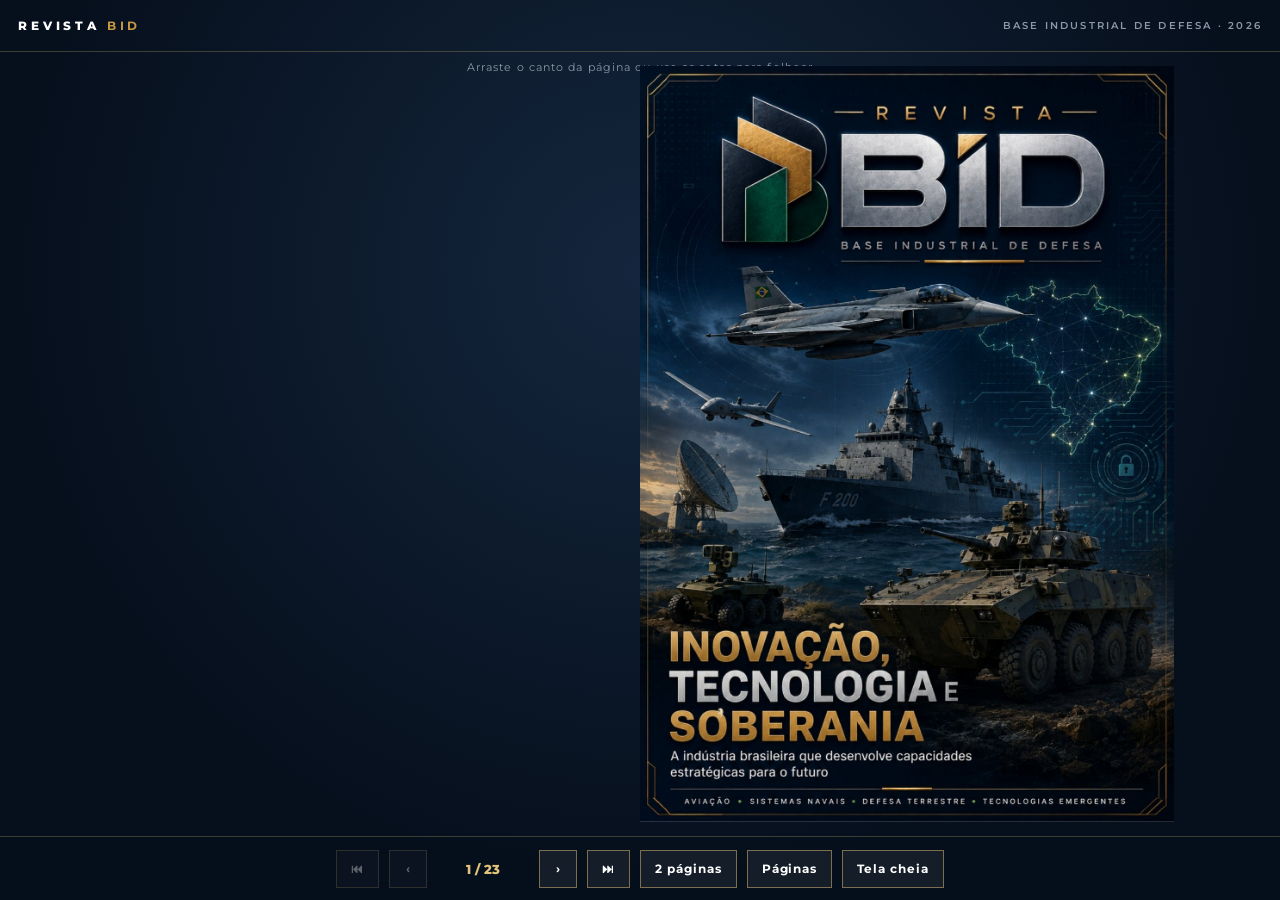
<file: revista-bid/index.html>
<!DOCTYPE html>
<html lang="pt-BR"><head><meta charset="utf-8">
<meta name="viewport" content="width=device-width,initial-scale=1">
<title>Revista BID · Base Industrial de Defesa</title>
<link rel="preconnect" href="https://fonts.googleapis.com">
<link href="https://fonts.googleapis.com/css2?family=Montserrat:wght@600;700;800&display=swap" rel="stylesheet">
<style>
:root{--navy:#0B1828;--deep:#060F1C;--gold:#C79A3F;--gold2:#E3C27A}
*{box-sizing:border-box;margin:0;padding:0}
html,body{height:100%;background:radial-gradient(ellipse at 50% 30%,#14263d 0%,#060F1C 70%);color:#fff;font-family:Montserrat,sans-serif;overflow:hidden}
header{height:52px;display:flex;align-items:center;justify-content:space-between;padding:0 18px;border-bottom:1px solid rgba(227,194,122,.25)}
.brand{font-weight:800;letter-spacing:.32em;font-size:12px}.brand b{color:var(--gold)}
.sub{font-weight:600;letter-spacing:.22em;font-size:10px;color:#8D97A6;text-transform:uppercase}
main{position:absolute;top:52px;bottom:64px;left:0;right:0;display:flex;align-items:center;justify-content:center;padding:14px}
#book{margin:0 auto}
.page{background:#fff}
.page img{width:100%;height:100%;display:block;object-fit:cover;user-select:none;-webkit-user-drag:none}
footer{position:absolute;bottom:0;left:0;right:0;height:64px;display:flex;align-items:center;justify-content:center;gap:10px;border-top:1px solid rgba(227,194,122,.25);background:rgba(6,15,28,.6)}
button{font:700 12px Montserrat;color:#fff;background:rgba(255,255,255,.06);border:1px solid rgba(227,194,122,.5);height:38px;min-width:38px;padding:0 14px;cursor:pointer;letter-spacing:.08em}
button:hover{background:rgba(227,194,122,.18)}button:disabled{opacity:.35;cursor:default}
#count{font-weight:800;font-size:13px;min-width:92px;text-align:center;color:var(--gold2)}
#thumbs{position:absolute;left:0;right:0;bottom:64px;height:150px;background:rgba(6,15,28,.96);border-top:1px solid rgba(227,194,122,.3);
 display:none;overflow-x:auto;scroll-snap-type:x mandatory;gap:10px;padding:12px 16px;align-items:center}
#thumbs.on{display:flex}
#thumbs div{flex:none;scroll-snap-align:center;cursor:pointer;text-align:center;font-size:10px;font-weight:700;color:#8D97A6;min-width:0}
#thumbs img{height:104px;display:block;border:2px solid transparent;margin-bottom:4px}
#thumbs div.cur img{border-color:var(--gold)}
.hint{position:absolute;top:60px;left:50%;transform:translateX(-50%);font-size:11px;color:#8D97A6;letter-spacing:.1em;transition:opacity .6s}
@media(max-width:600px){.sub{display:none}button.wide{display:none}footer{gap:6px}button{padding:0 10px}}
</style></head><body>
<header><div class="brand">REVISTA <b>BID</b></div><div class="sub">Base Industrial de Defesa · 2026</div></header>
<div class="hint" id="hint">Arraste o canto da página ou use as setas para folhear</div>
<main><div id="book"></div></main>
<div id="thumbs"></div>
<footer>
 <button id="first" class="wide" title="Capa">⏮</button>
 <button id="prev" title="Anterior">‹</button>
 <div id="count">1 / 23</div>
 <button id="next" title="Próxima">›</button>
 <button id="last" class="wide" title="Contracapa">⏭</button>
 <button id="mode">2 páginas</button>
 <button id="grid">Páginas</button>
 <button id="fs" class="wide">Tela cheia</button>
</footer>
<script src="page-flip.browser.js"></script>
<script>
const N=23; let pf=null; let mode='auto';
try{mode=localStorage.getItem('bidMode')||'auto';}catch(e){}
function fit(){const m=document.querySelector('main').getBoundingClientRect();
 const two = mode==='duas' || (mode==='auto' && m.width>=760); const ratio=297/210;
 let h=m.height-28, w=h/ratio; const maxW=two?(m.width-28)/2:m.width-28;
 if(w>maxW){w=maxW;h=w*ratio;} return {w:Math.floor(w),h:Math.floor(h),two};}
function build(start){
 if(pf){try{pf.destroy();}catch(e){}}
 const main=document.querySelector('main'); main.innerHTML='<div id="book"></div>';
 const book=document.getElementById('book');
 for(let i=1;i<=N;i++){const d=document.createElement('div');d.className='page';
  if(i===1||i===N) d.dataset.density='hard';
  d.innerHTML=`<img src="pages/p-${String(i).padStart(2,'0')}.jpg" alt="Página ${i}" loading="${i<5?'eager':'lazy'}">`;book.appendChild(d);}
 const f=fit();
 pf=new St.PageFlip(book,{width:f.w,height:f.h,size:'fixed',showCover:true,usePortrait:mode!=='duas',
  maxShadowOpacity:.45,mobileScrollSupport:false,flippingTime:750,drawShadow:true});
 pf.loadFromHTML(book.querySelectorAll('.page'));
 pf.on('flip',upd); pf.on('changeOrientation',upd);
 if(start) pf.turnToPage(start);
 document.getElementById('mode').textContent = mode==='duas' ? '2 páginas ✓' : '2 páginas';
 upd();}
const count=document.getElementById('count');
function upd(){const i=pf.getCurrentPageIndex(); const o=pf.getOrientation();
 let label=String(i+1); if(o==='landscape'&&i>0&&i<N-1){label=(i+1)+'–'+Math.min(i+2,N);}
 count.textContent=label+' / '+N;
 document.getElementById('prev').disabled=i===0; document.getElementById('first').disabled=i===0;
 document.getElementById('next').disabled=i>=N-1||(o==='landscape'&&i>=N-2&&i!==0);
 document.querySelectorAll('#thumbs div').forEach((t,k)=>t.classList.toggle('cur',k===i||(o==='landscape'&&k===i+1&&i>0)));
 try{if(location.hash!=='#p'+(i+1)) history.replaceState(null,'','#p'+(i+1));}catch(e){}}
document.getElementById('prev').onclick=()=>pf.flipPrev();
document.getElementById('next').onclick=()=>pf.flipNext();
document.getElementById('last').onclick=()=>{pf.turnToPage(N-1);upd();};
document.getElementById('first').onclick=()=>{pf.turnToPage(0);upd();};
document.addEventListener('keydown',e=>{if(e.key==='ArrowRight')pf.flipNext(); if(e.key==='ArrowLeft')pf.flipPrev();});
const th=document.getElementById('thumbs');
for(let i=1;i<=N;i++){const t=document.createElement('div');
 t.innerHTML=`<img src="pages/p-${String(i).padStart(2,'0')}.jpg" loading="lazy" alt="">${String(i).padStart(2,'0')}`;
 t.onclick=()=>{pf.turnToPage(i-1);upd();th.classList.remove('on');};th.appendChild(t);}
document.getElementById('grid').onclick=()=>{th.classList.toggle('on');const c=th.querySelector('.cur');if(c)c.scrollIntoView({inline:'center',block:'nearest'});};
document.getElementById('fs').onclick=async()=>{try{if(document.fullscreenElement)await document.exitFullscreen();else await document.documentElement.requestFullscreen();}catch(e){}};
let rt;window.addEventListener('resize',()=>{clearTimeout(rt);rt=setTimeout(()=>build(pf.getCurrentPageIndex()),250);});
document.getElementById('mode').onclick=()=>{mode = mode==='duas' ? 'auto' : 'duas';
 try{localStorage.setItem('bidMode',mode);}catch(e){} build(pf.getCurrentPageIndex());};
const m=/^#p(\d+)$/.exec(location.hash); build(m?Math.min(N,Math.max(1,+m[1]))-1:0); setTimeout(()=>document.getElementById('hint').style.opacity=0,4000);
</script></body></html>
</file>
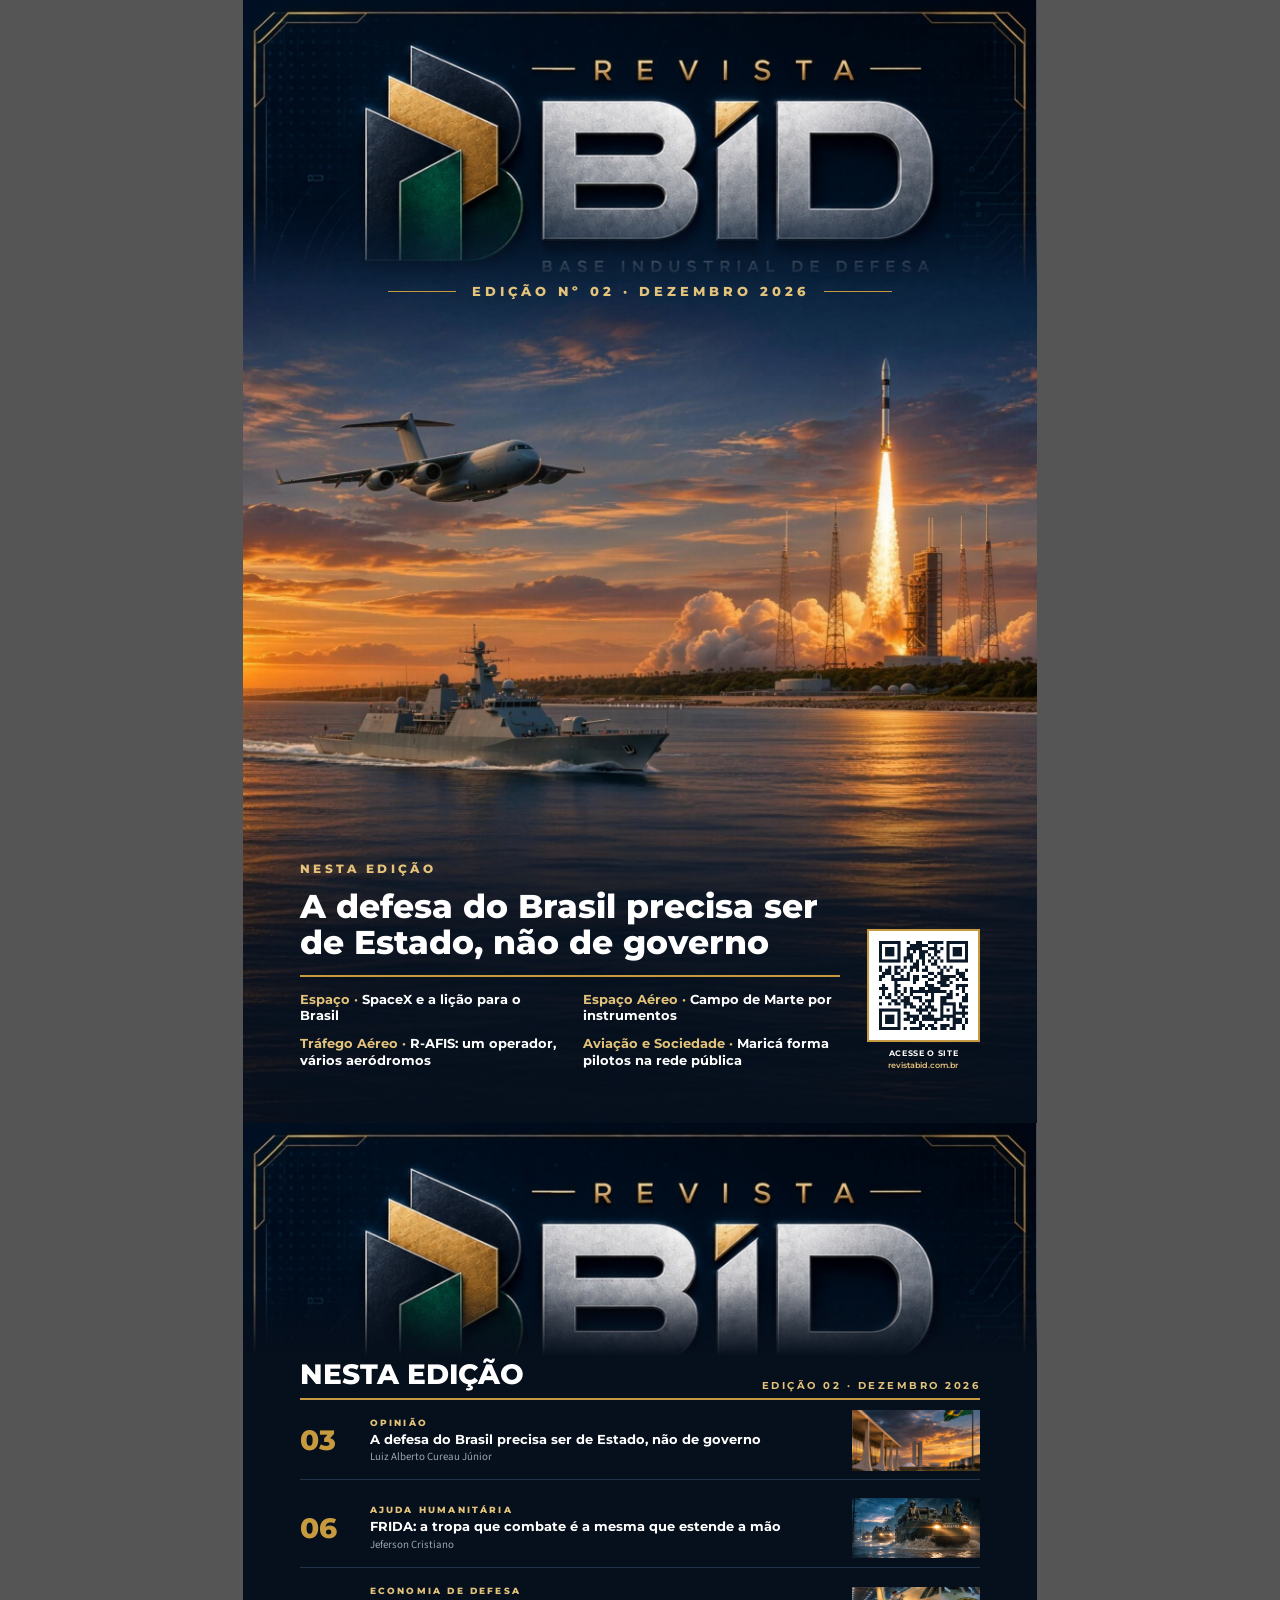
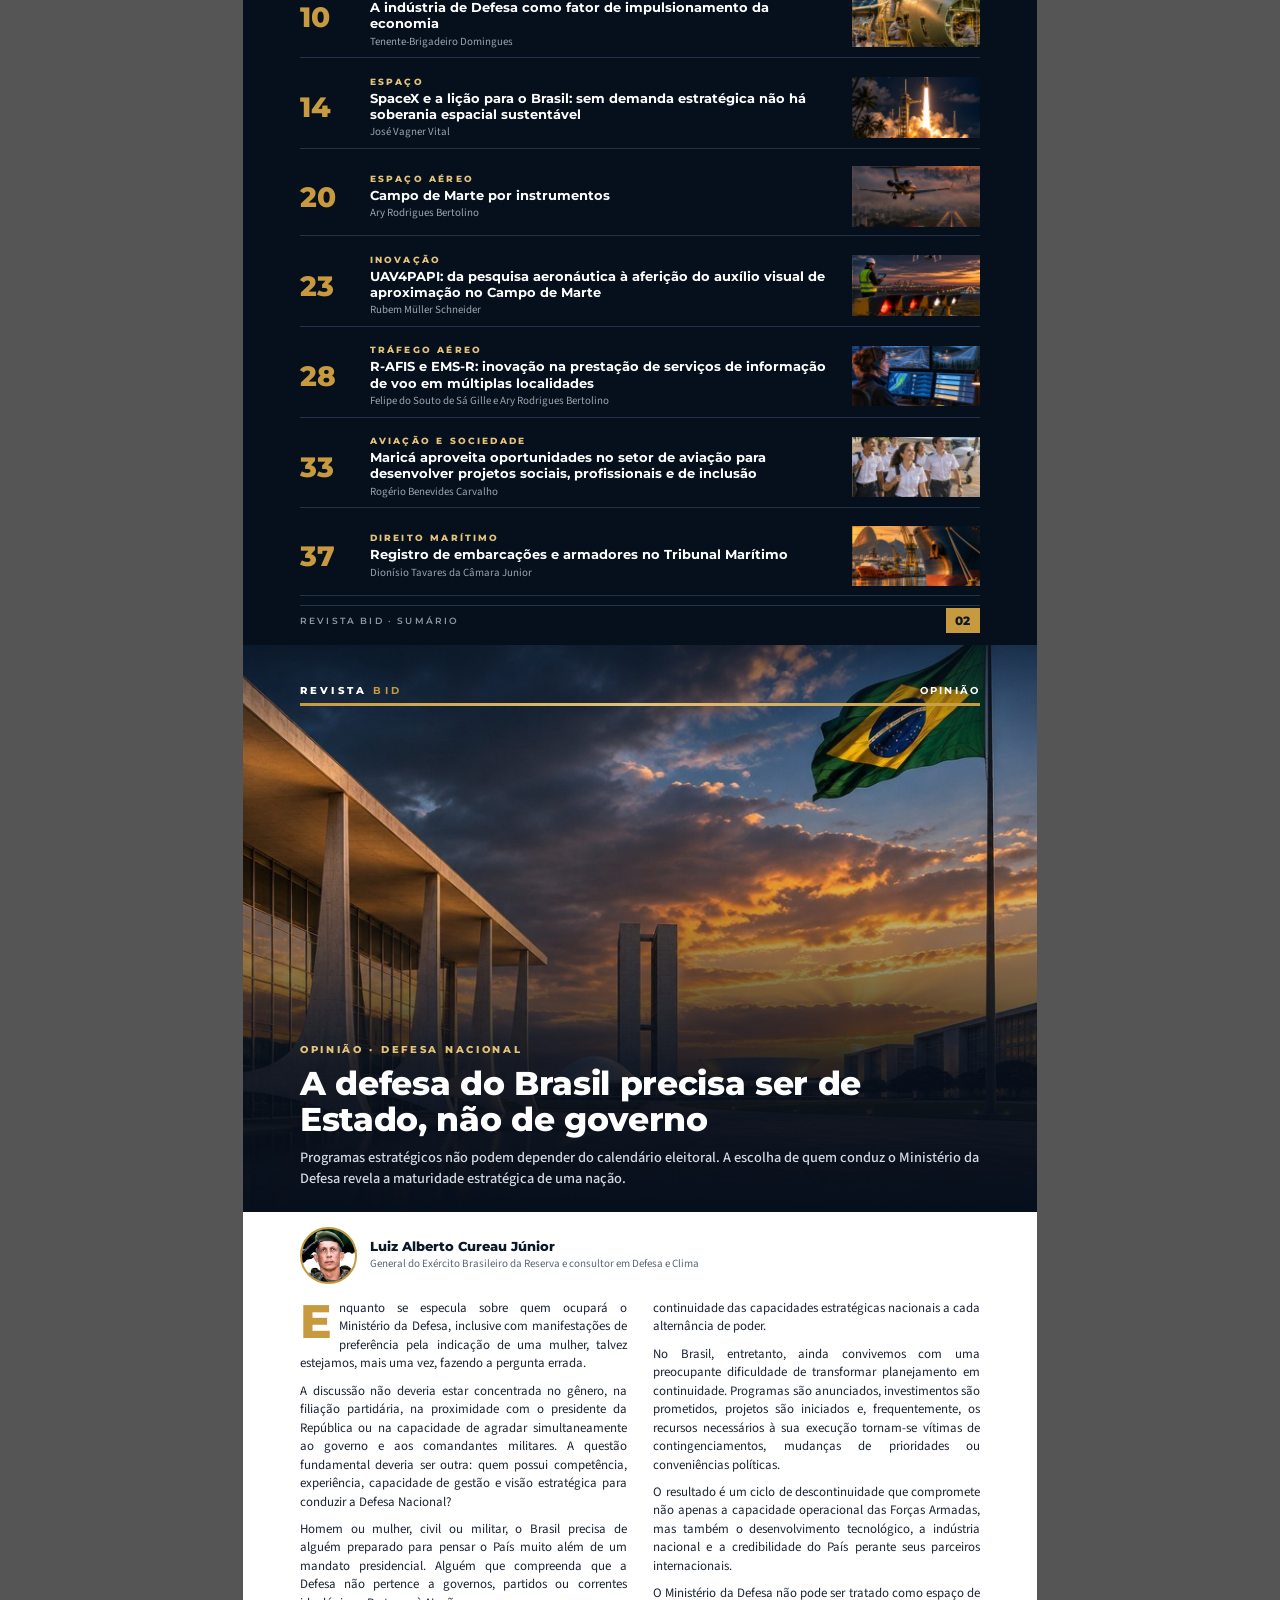
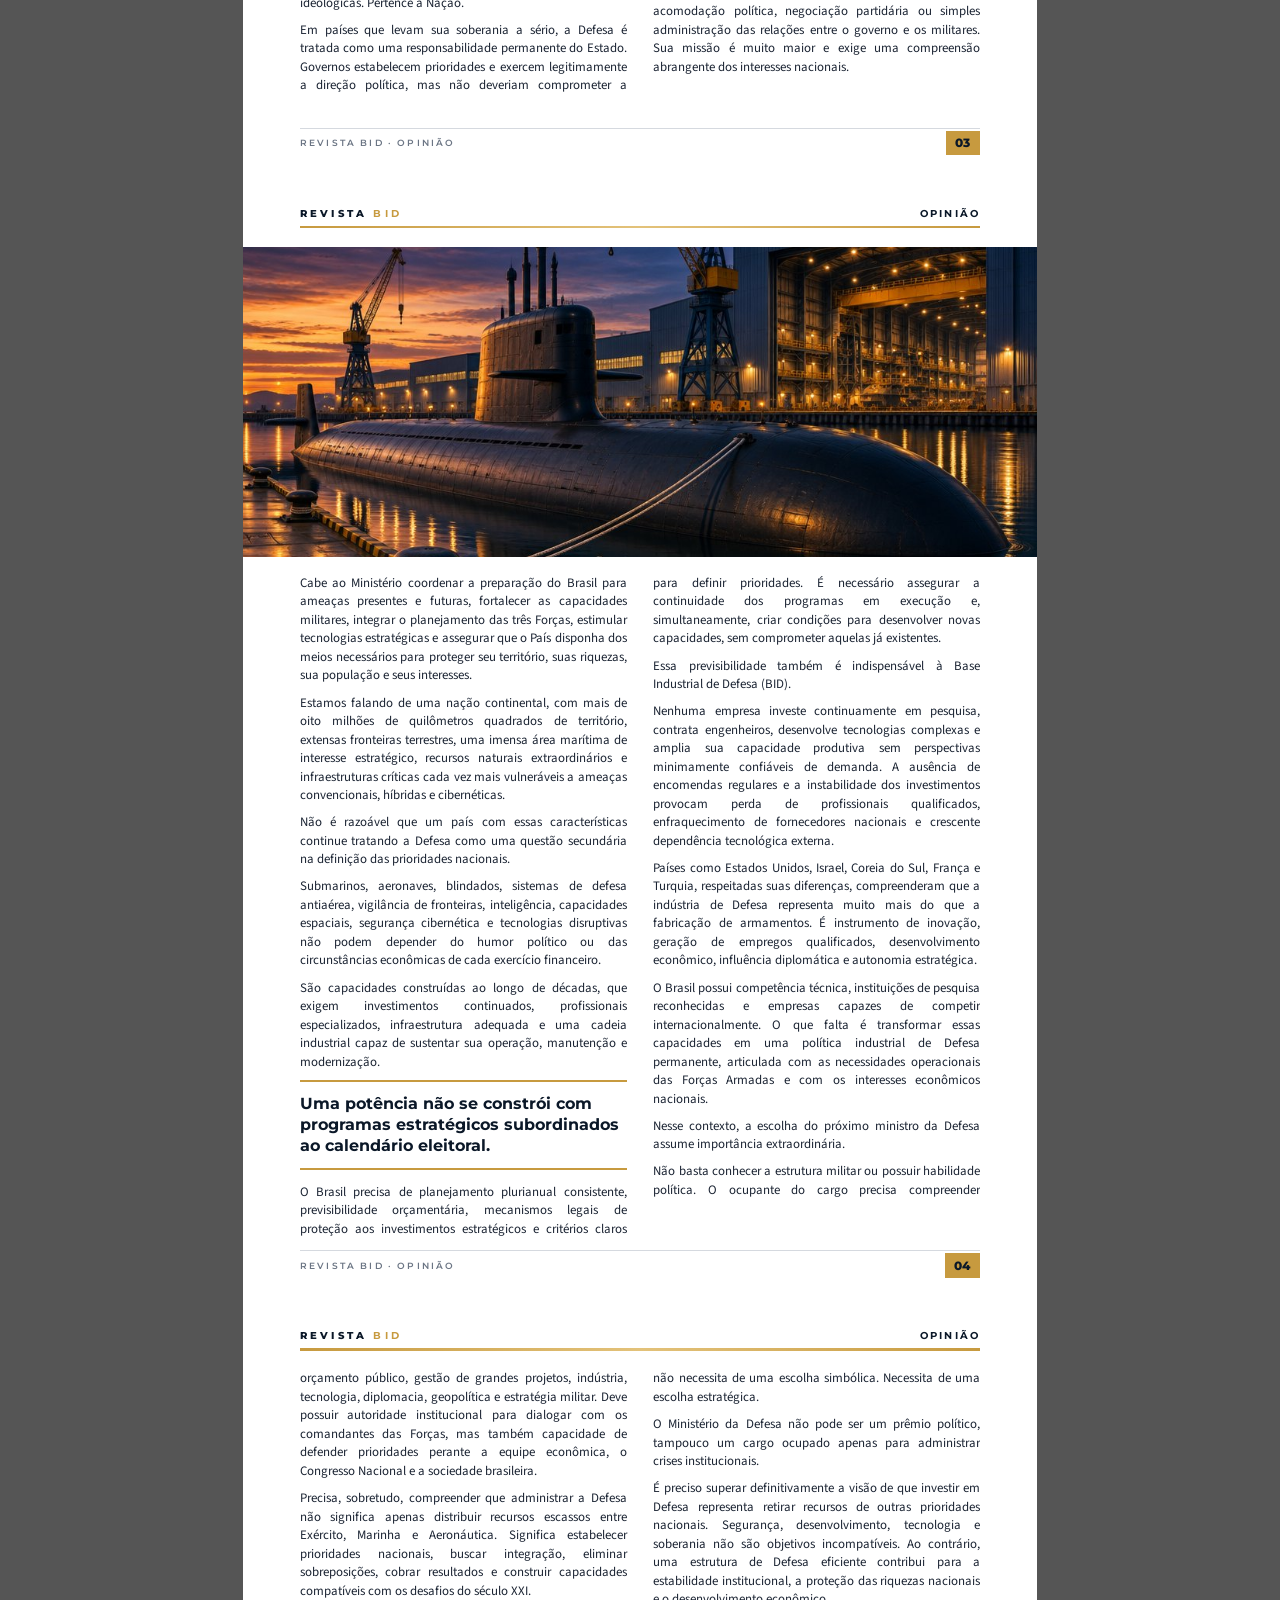
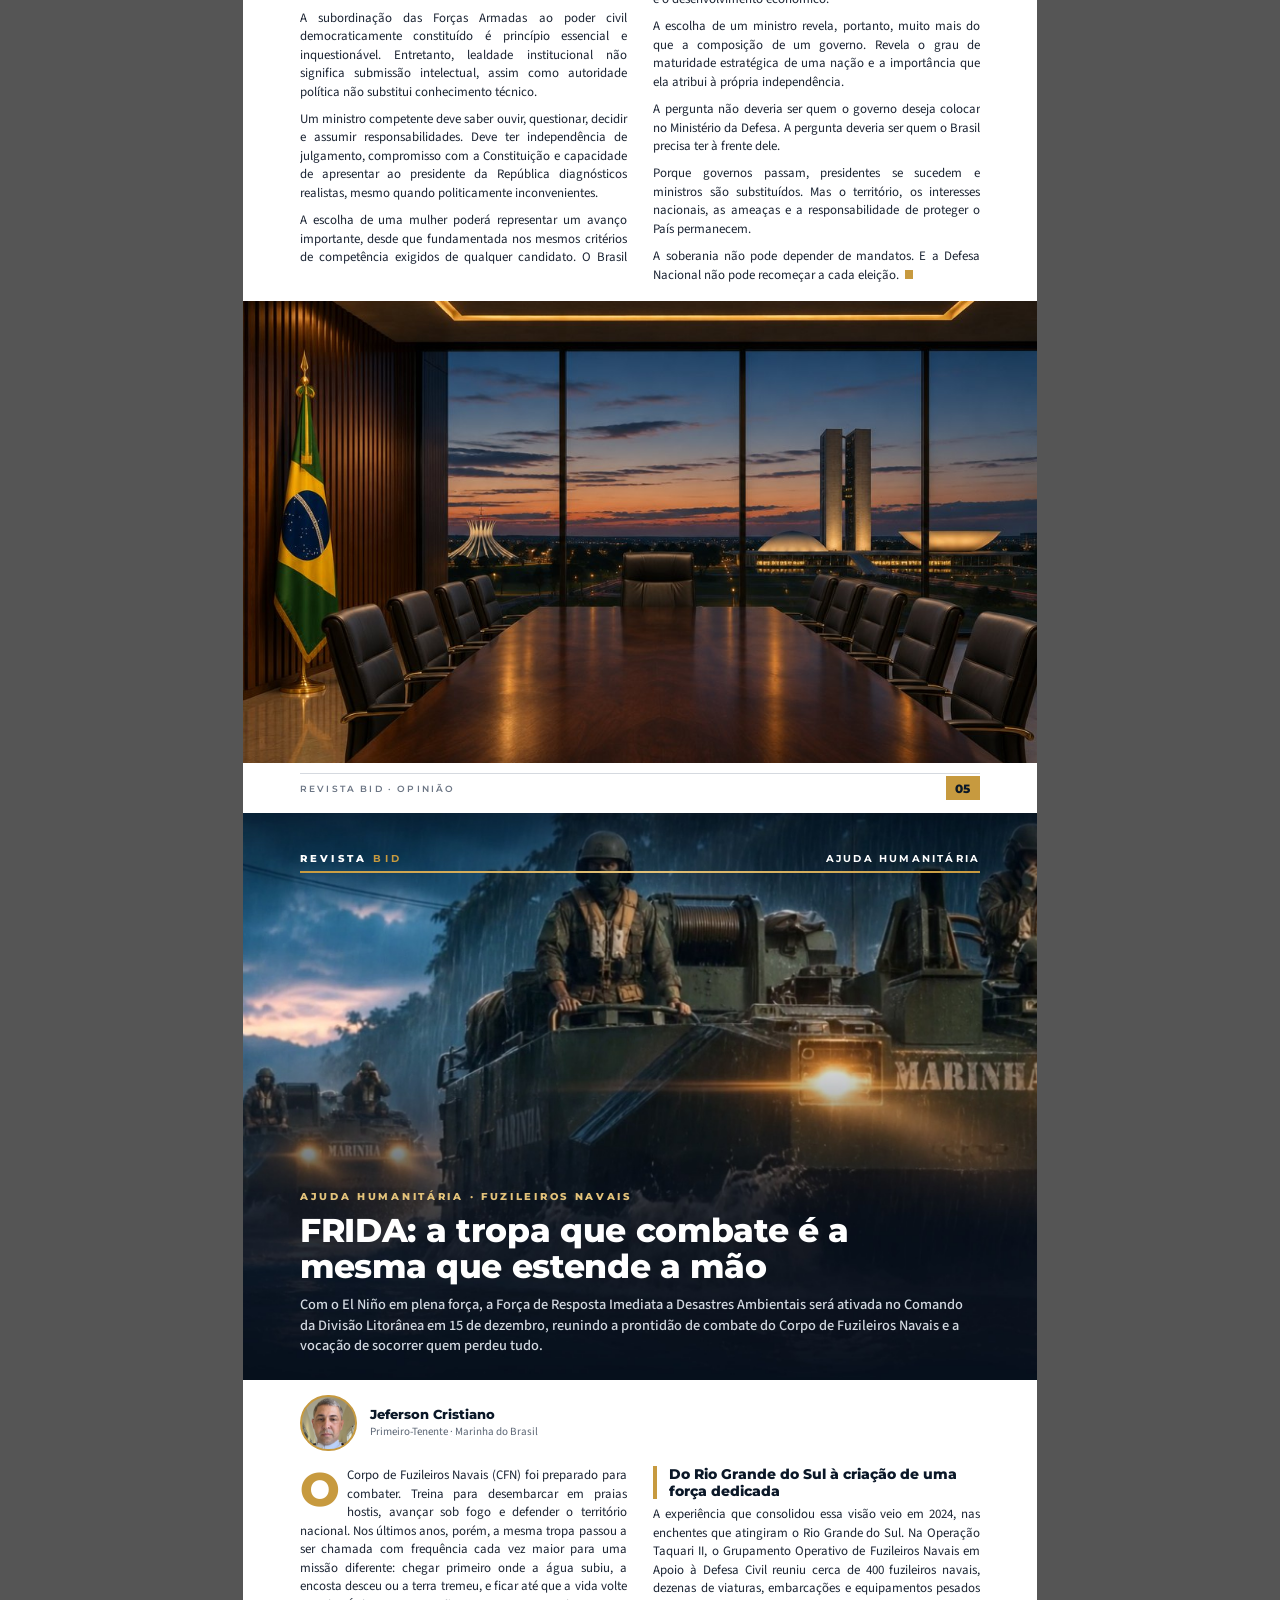
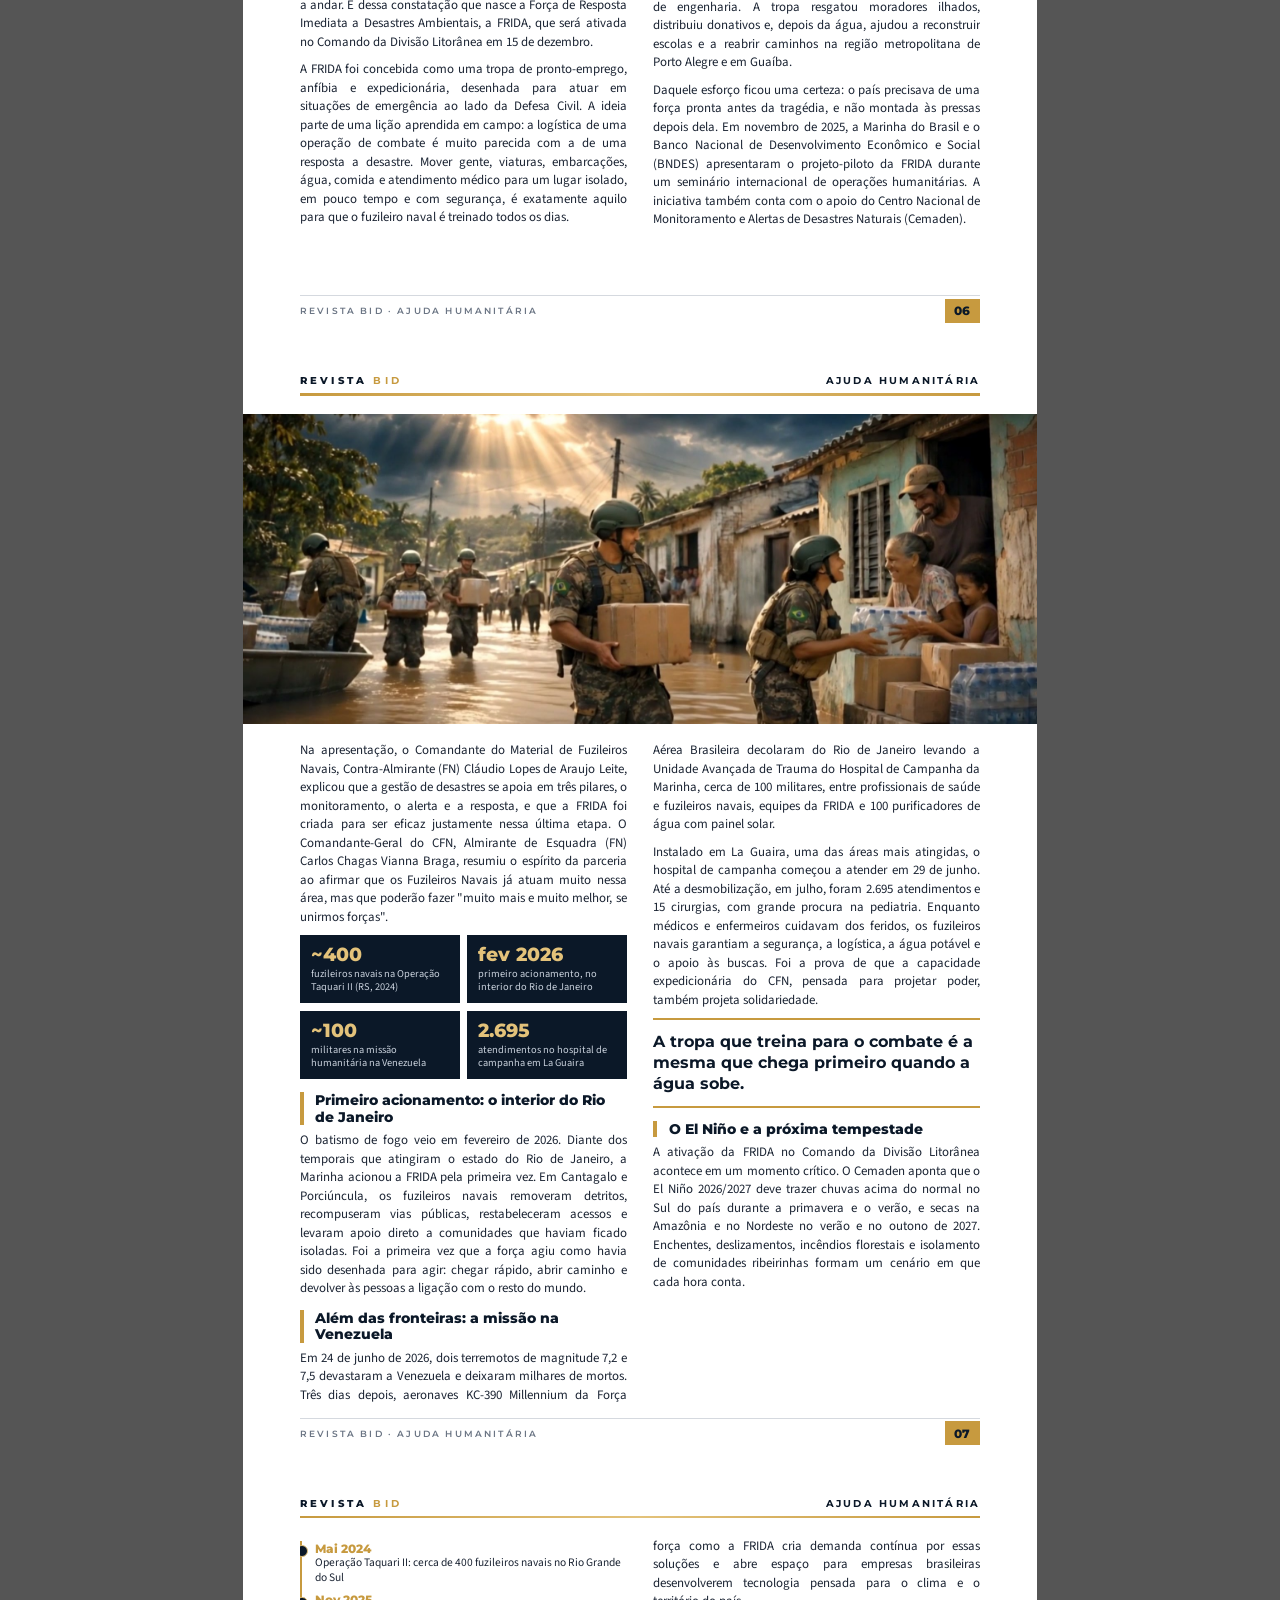
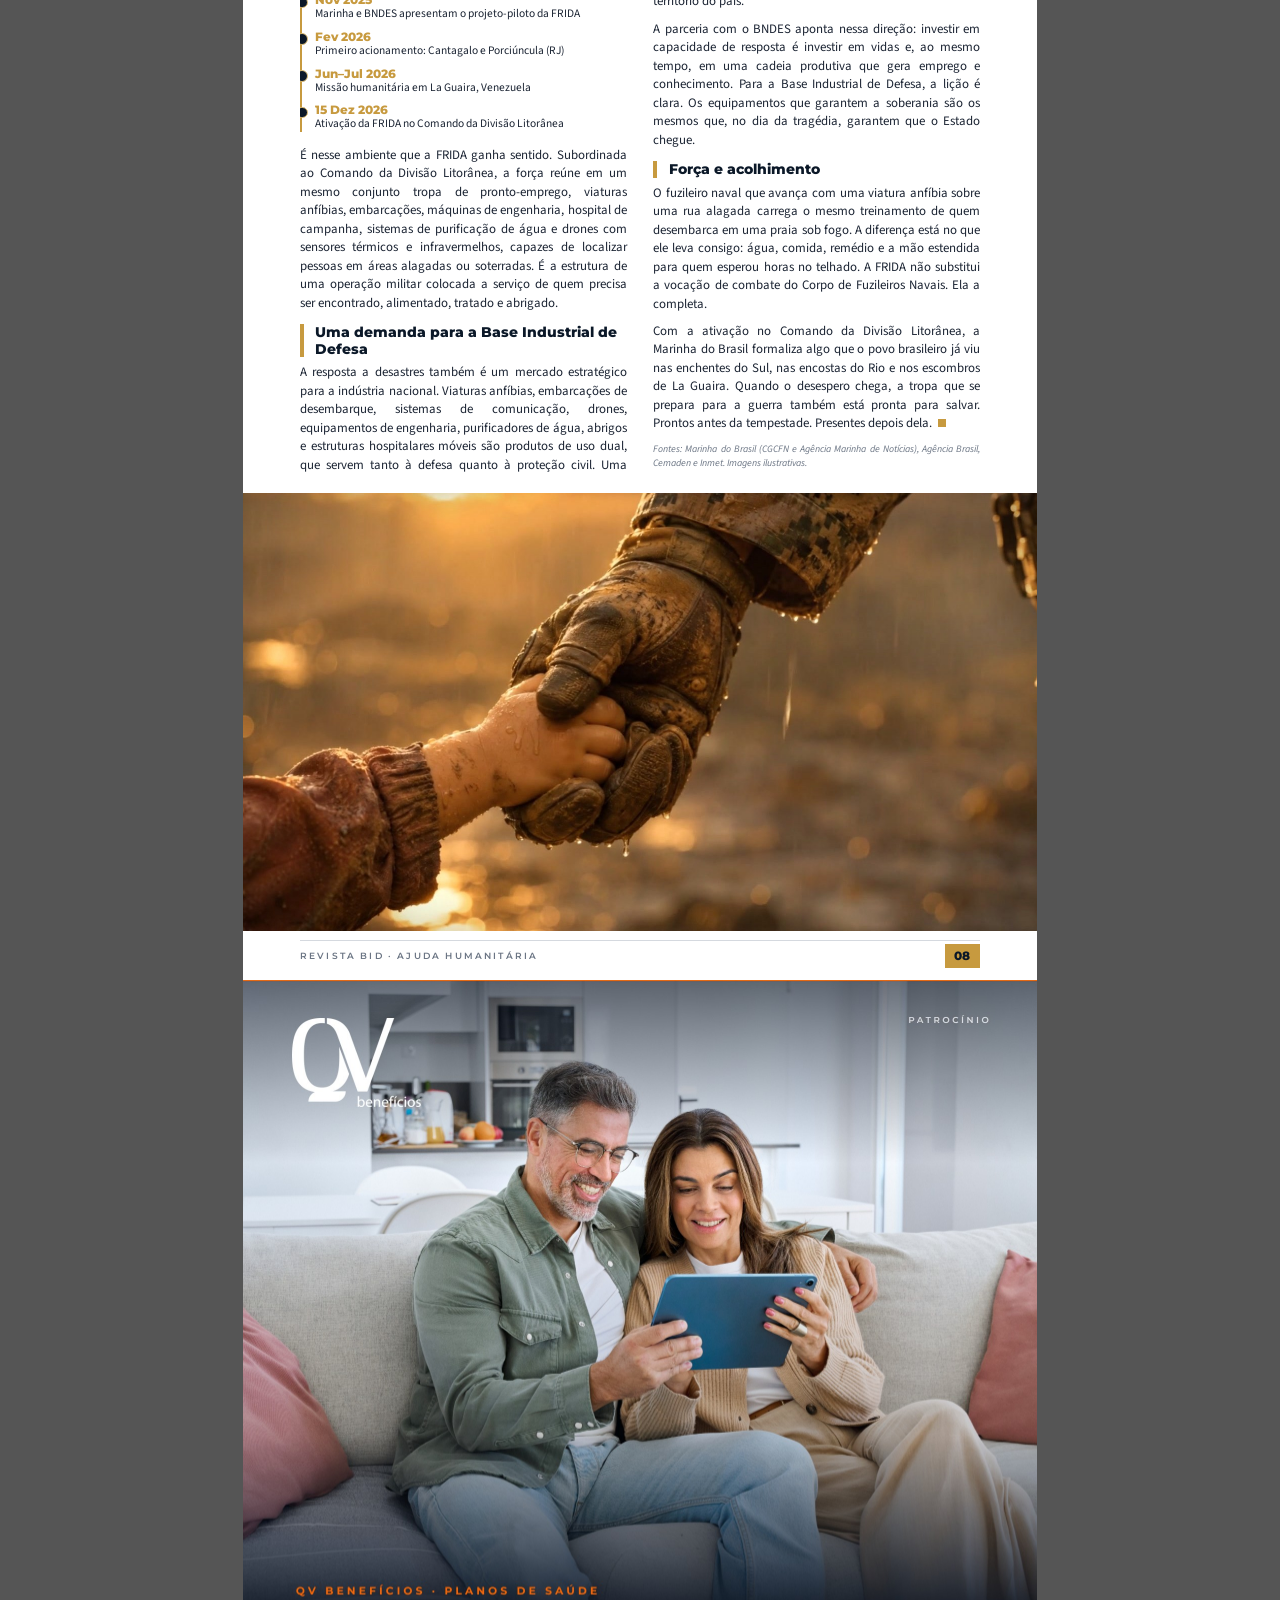
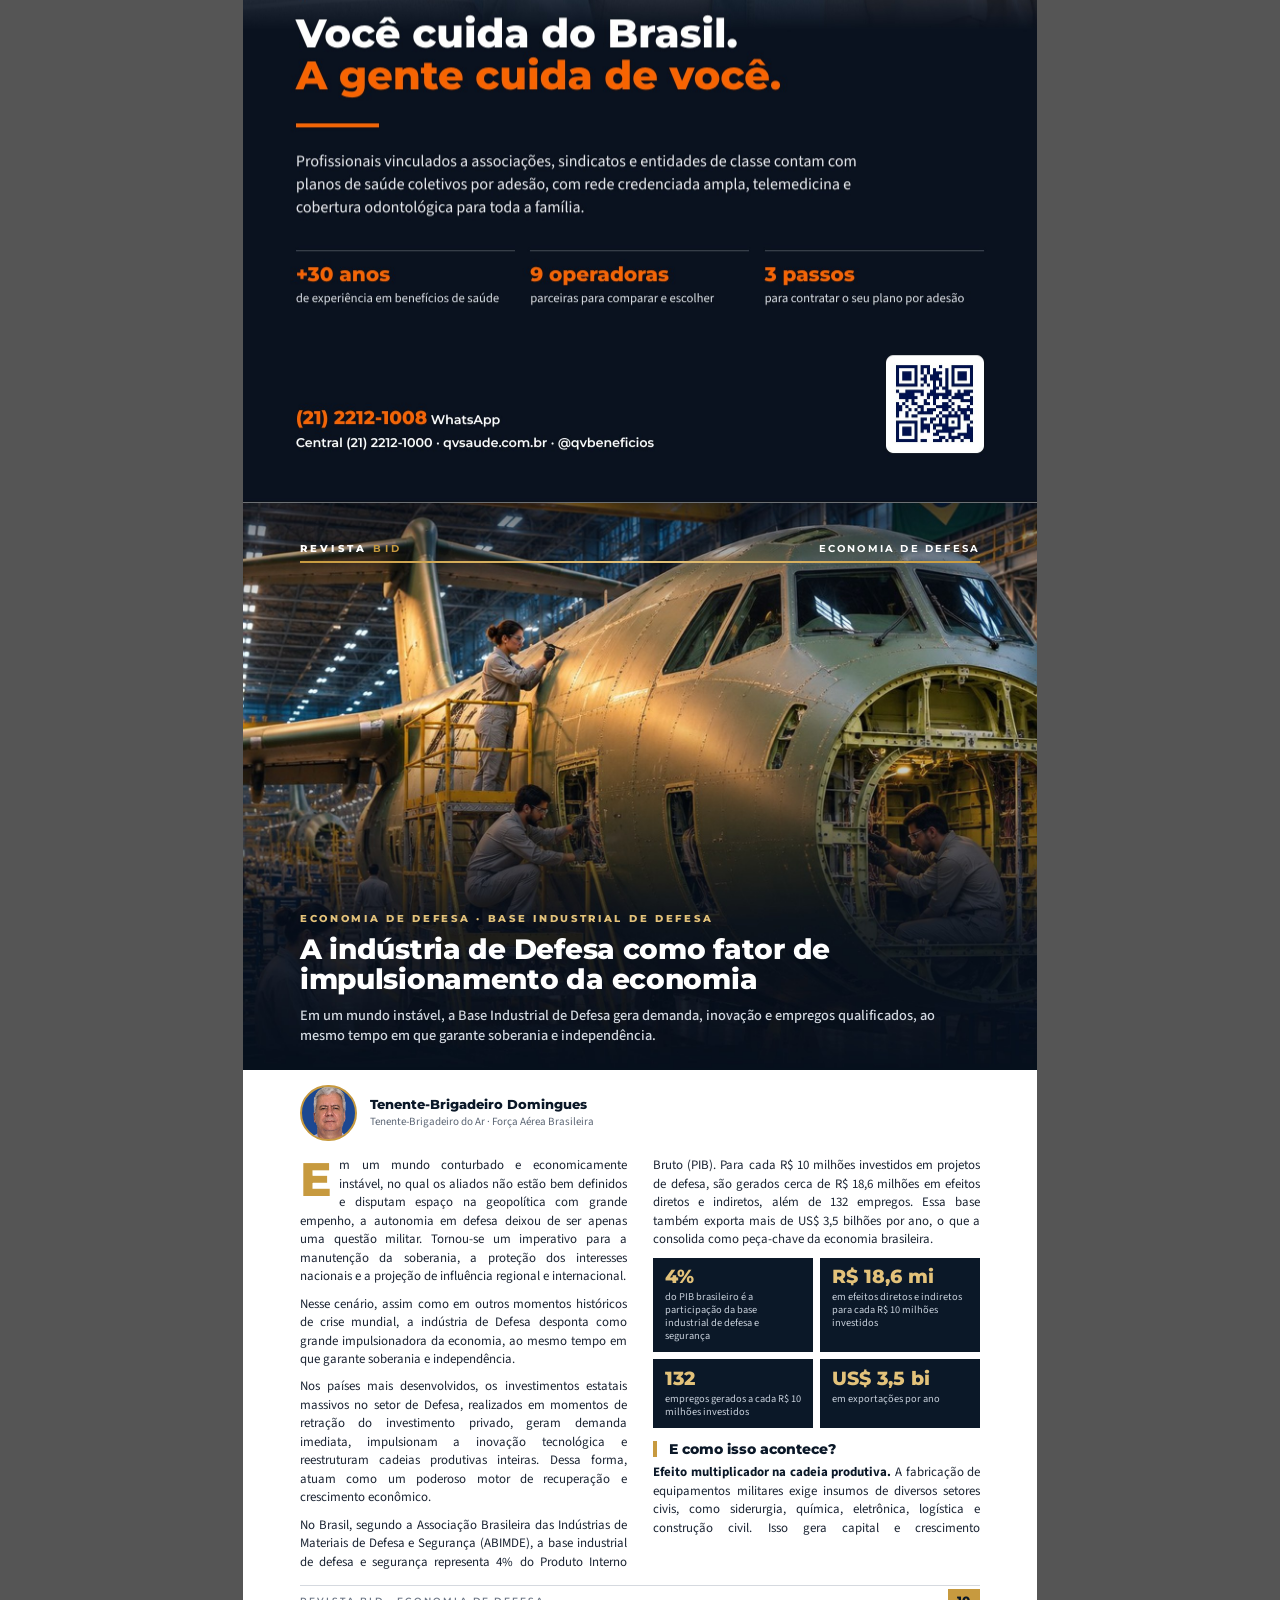
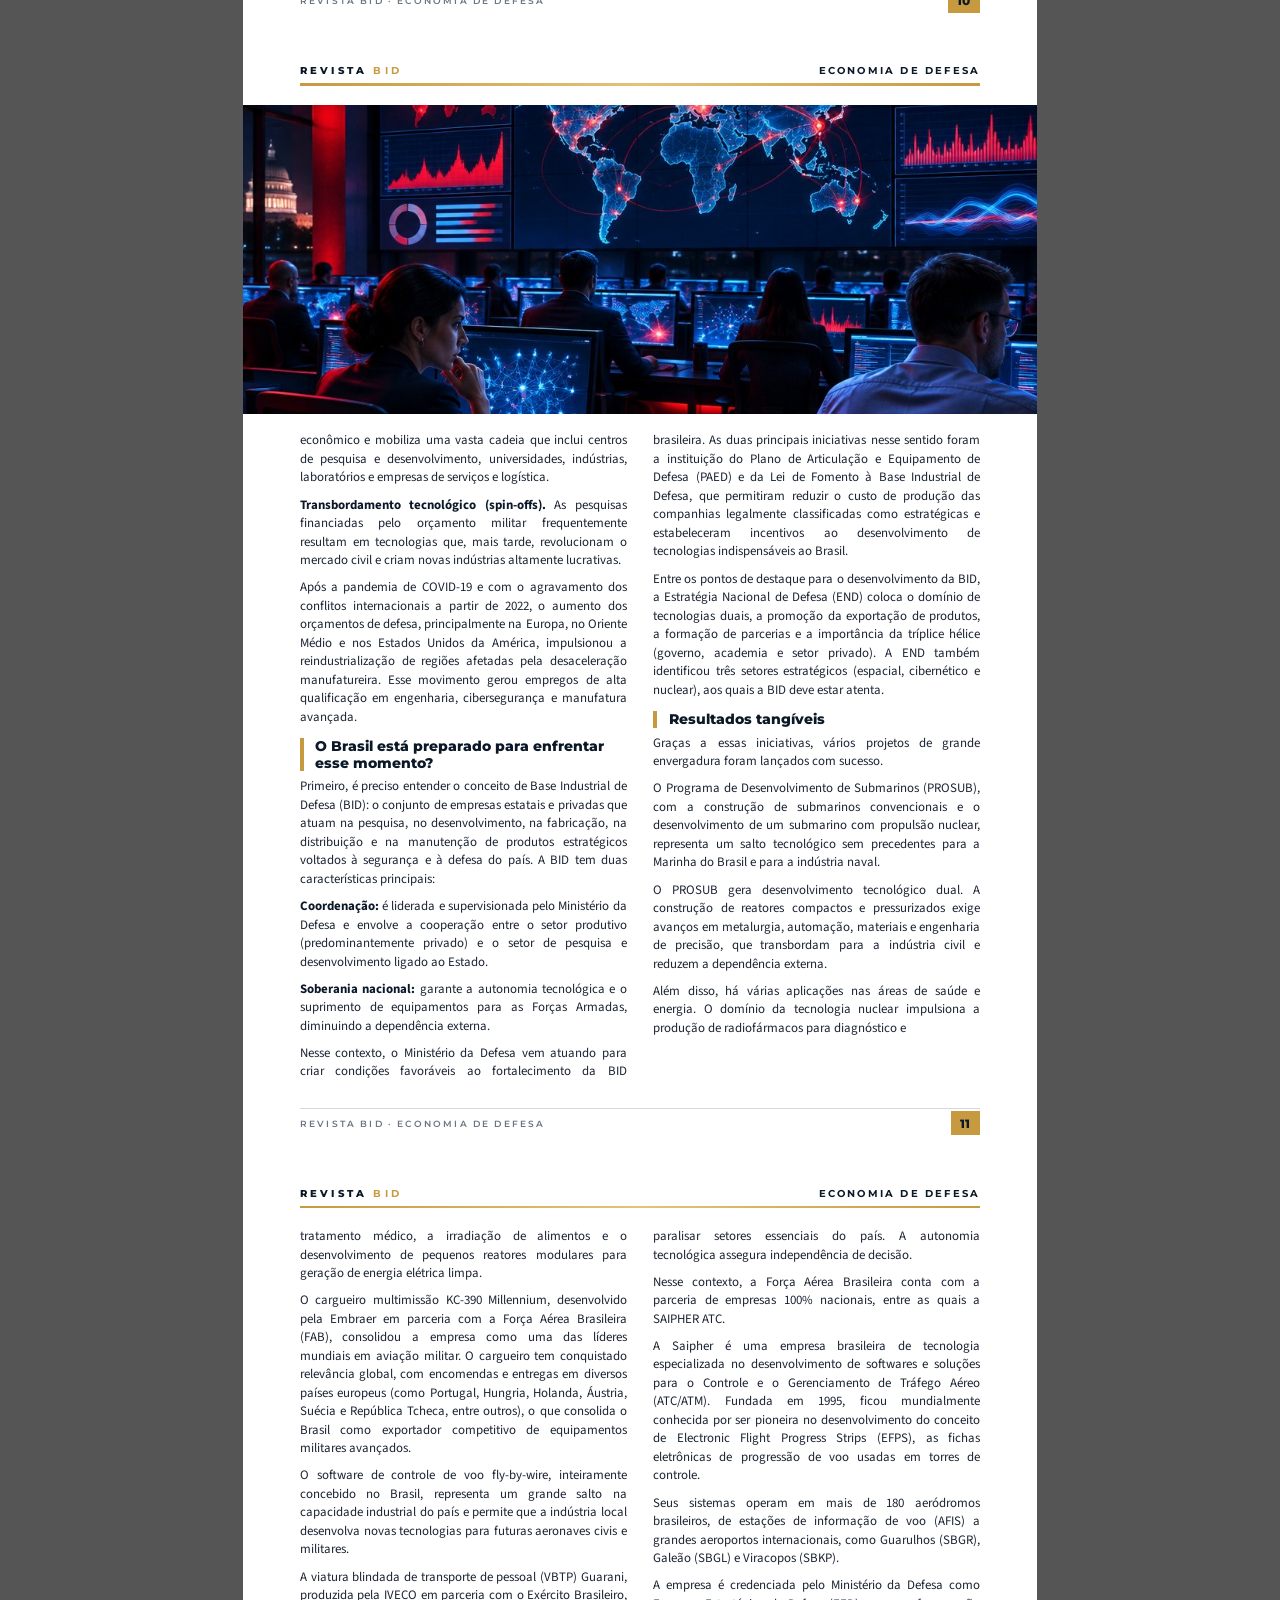
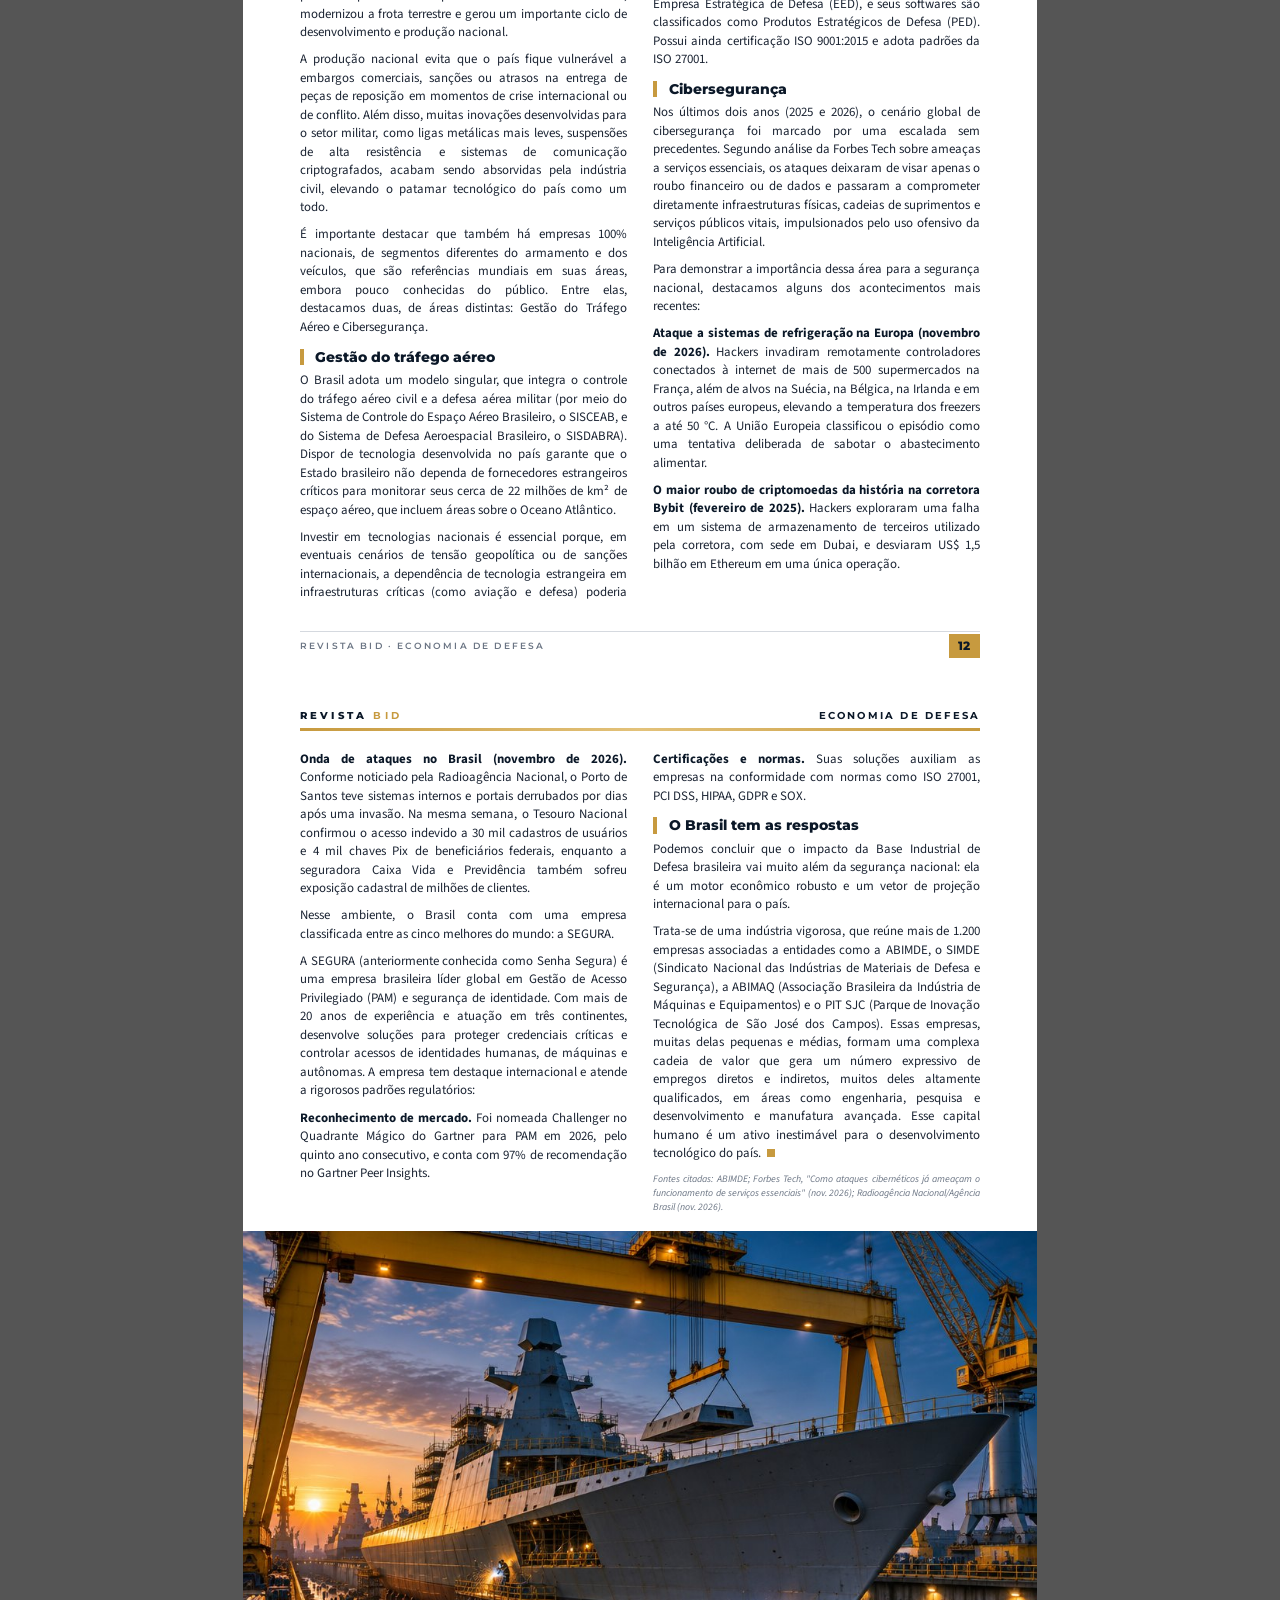
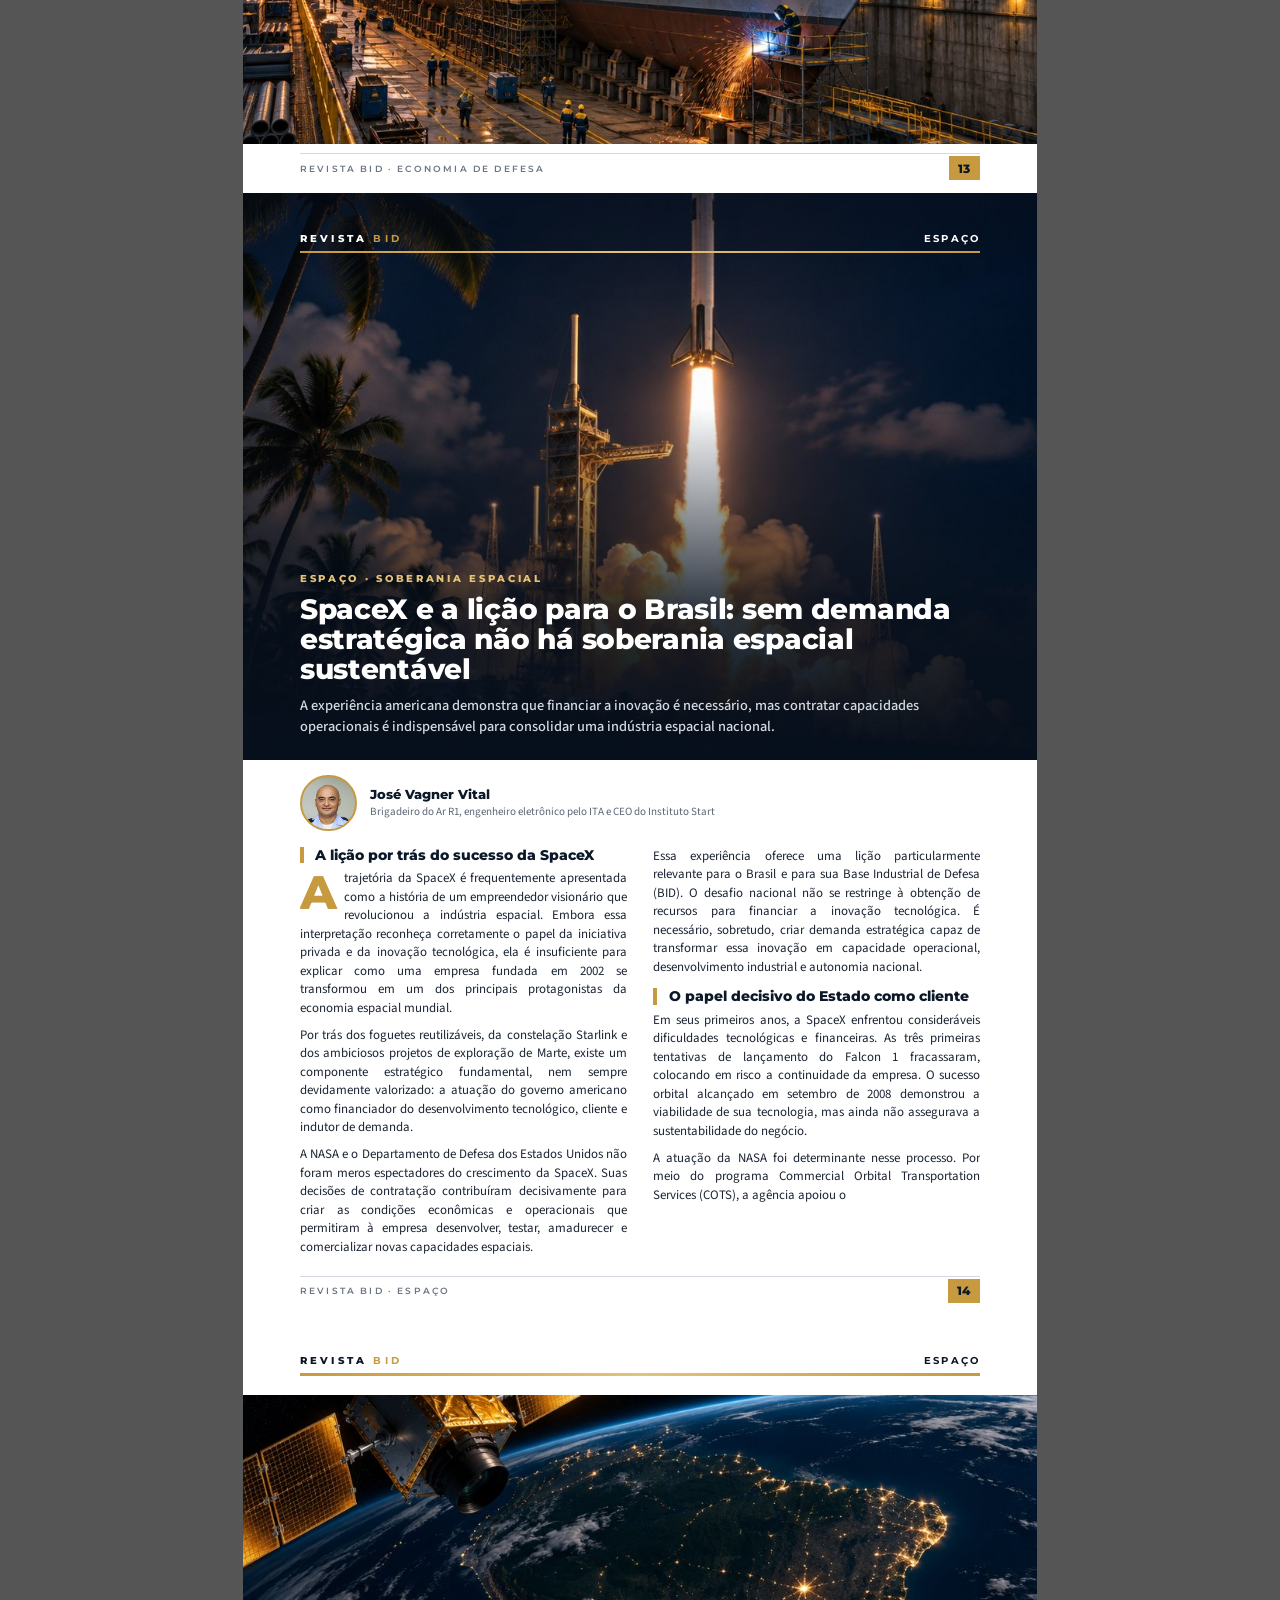
<file: revista-bid-2/imprimir.html>
<!DOCTYPE html><html lang="pt-BR"><head><meta charset="utf-8"><title>Revista BID · Edição 02 · versão para impressão</title>
<link rel="stylesheet" href="revista.css"><style>body{background:#555} @media print{body{background:none}}</style></head><body>
<div id="mag"><section class="page dark"><img src="img/capa_final.jpg" style="position:absolute;inset:0;width:100%;height:100%;object-fit:cover">
  <div style="position:absolute;top:75mm;left:0;right:0;display:flex;justify-content:center;align-items:center;gap:4mm">
    <span style="width:18mm;height:.4mm;background:var(--gold)"></span>
    <span style="font:800 10pt 'MontserratL';letter-spacing:.3em;color:var(--gold2)">EDIÇÃO Nº 02 · DEZEMBRO 2026</span>
    <span style="width:18mm;height:.4mm;background:var(--gold)"></span></div>
  <div style="position:absolute;right:15mm;bottom:14mm;width:30mm;text-align:center">
    <div style="background:#fff;padding:2mm;border:.6mm solid var(--gold)"><img src="a/qr.png" style="width:100%;display:block"></div>
    <div style="font:700 6.2pt 'MontserratL';letter-spacing:.08em;color:#fff;margin-top:1.6mm">ACESSE O SITE</div>
    <div style="font:600 6pt 'MontserratL';color:var(--gold2);margin-top:.4mm">revistabid.com.br</div></div>
  <div style="position:absolute;left:15mm;right:52mm;bottom:14mm">
    <div style="font:800 9pt 'MontserratL';letter-spacing:.28em;color:var(--gold2);margin-bottom:3mm">NESTA EDIÇÃO</div>
    <div style="font:800 25pt/1.08 'MontserratL';color:#fff;margin-bottom:4mm">A defesa do Brasil precisa ser de Estado, não de governo</div>
    <div style="display:grid;grid-template-columns:1fr 1fr;gap:3mm 7mm;border-top:.6mm solid var(--gold);padding-top:4mm">
      <div style="font:700 9.6pt/1.3 'MontserratL';color:#fff"><span style="color:var(--gold2)">Espaço · </span>SpaceX e a lição para o Brasil</div>
      <div style="font:700 9.6pt/1.3 'MontserratL';color:#fff"><span style="color:var(--gold2)">Espaço Aéreo · </span>Campo de Marte por instrumentos</div>
      <div style="font:700 9.6pt/1.3 'MontserratL';color:#fff"><span style="color:var(--gold2)">Tráfego Aéreo · </span>R-AFIS: um operador, vários aeródromos</div>
      <div style="font:700 9.6pt/1.3 'MontserratL';color:#fff"><span style="color:var(--gold2)">Aviação e Sociedade · </span>Maricá forma pilotos na rede pública</div>
    </div></div></section><section class="page dark" id="sumario"><img src="img/toc_top.jpg" style="height:62mm;width:100%;flex:none;display:block">
   <div class="bd toc" style="padding-top:0;gap:2.6mm">
    <div style="display:flex;align-items:flex-end;justify-content:space-between;border-bottom:.6mm solid var(--gold);padding-bottom:2mm">
     <div style="font:800 21pt 'MontserratL';color:#fff">NESTA EDIÇÃO</div>
     <div style="font:700 7.2pt 'MontserratL';letter-spacing:.26em;color:var(--gold2)">EDIÇÃO 02 · DEZEMBRO 2026</div></div>
    <div id="tocl" style="flex:1;display:flex;flex-direction:column;justify-content:space-between"><div class="item"><div class="n">03</div><div style="flex:1"><div class="e">Opinião</div><div class="t">A defesa do Brasil precisa ser de Estado, não de governo</div><div class="a">Luiz Alberto Cureau Júnior</div></div><div class="th bgimg" style="background-image:url('img/cureau.jpg')"></div></div><div class="item"><div class="n">06</div><div style="flex:1"><div class="e">Ajuda Humanitária</div><div class="t">FRIDA: a tropa que combate é a mesma que estende a mão</div><div class="a">Jeferson Cristiano</div></div><div class="th bgimg" style="background-image:url('img/frida_noite.jpg')"></div></div><div class="item"><div class="n">10</div><div style="flex:1"><div class="e">Economia de Defesa</div><div class="t">A indústria de Defesa como fator de impulsionamento da economia</div><div class="a">Tenente-Brigadeiro Domingues</div></div><div class="th bgimg" style="background-image:url('img/industria.jpg')"></div></div><div class="item"><div class="n">14</div><div style="flex:1"><div class="e">Espaço</div><div class="t">SpaceX e a lição para o Brasil: sem demanda estratégica não há soberania espacial sustentável</div><div class="a">José Vagner Vital</div></div><div class="th bgimg" style="background-image:url('img/foguete.jpg')"></div></div><div class="item"><div class="n">20</div><div style="flex:1"><div class="e">Espaço Aéreo</div><div class="t">Campo de Marte por instrumentos</div><div class="a">Ary Rodrigues Bertolino</div></div><div class="th bgimg" style="background-image:url('img/campo.jpg')"></div></div><div class="item"><div class="n">23</div><div style="flex:1"><div class="e">Inovação</div><div class="t">UAV4PAPI: da pesquisa aeronáutica à aferição do auxílio visual de aproximação no Campo de Marte</div><div class="a">Rubem Müller Schneider</div></div><div class="th bgimg" style="background-image:url('img/uav.jpg')"></div></div><div class="item"><div class="n">28</div><div style="flex:1"><div class="e">Tráfego Aéreo</div><div class="t">R-AFIS e EMS-R: inovação na prestação de serviços de informação de voo em múltiplas localidades</div><div class="a">Felipe do Souto de Sá Gille e Ary Rodrigues Bertolino</div></div><div class="th bgimg" style="background-image:url('img/rafis.jpg')"></div></div><div class="item"><div class="n">33</div><div style="flex:1"><div class="e">Aviação e Sociedade</div><div class="t">Maricá aproveita oportunidades no setor de aviação para desenvolver projetos sociais, profissionais e de inclusão</div><div class="a">Rogério Benevides Carvalho</div></div><div class="th bgimg" style="background-image:url('img/marica.jpg')"></div></div><div class="item"><div class="n">37</div><div style="flex:1"><div class="e">Direito Marítimo</div><div class="t">Registro de embarcações e armadores no Tribunal Marítimo</div><div class="a">Dionísio Tavares da Câmara Junior</div></div><div class="th bgimg" style="background-image:url('img/porto.jpg')"></div></div></div></div><div class="ft"><span>Revista BID · Sumário</span><span class="pn">02</span></div></section><section class="page" data-art="cureau"><div class="hero bgimg baked" style="height:150mm;background-image:url('img/hero_cureau.jpg');background-position:center"><div class="hd"><span class="brand">REVISTA <b>BID</b></span><span class="ed">Opinião</span></div>
   <div class="kick">Opinião · Defesa Nacional</div><div class="ttl ">A defesa do Brasil precisa ser de Estado, não de governo</div><div class="deck">Programas estratégicos não podem depender do calendário eleitoral. A escolha de quem conduz o Ministério da Defesa revela a maturidade estratégica de uma nação.</div></div>
   <div class="byl"><div style="display:flex;flex:none"><div class="ph" style="background-image:url('img/autor_cureau.jpg')"></div></div><div><div class="nm">Luiz Alberto Cureau Júnior</div><div class="cr">General do Exército Brasileiro da Reserva e consultor em Defesa e Clima</div></div></div>
   <div class="bd" style="padding-top:4mm"><div class="flow" style="height: 419.562px; flex: 0 0 auto;"><p class="drop">Enquanto se especula sobre quem ocupará o Ministério da Defesa, inclusive com manifestações de preferência pela indicação de uma mulher, talvez estejamos, mais uma vez, fazendo a pergunta errada.</p><p>A discussão não deveria estar concentrada no gênero, na filiação partidária, na proximidade com o presidente da República ou na capacidade de agradar simultaneamente ao governo e aos comandantes militares. A questão fundamental deveria ser outra: quem possui competência, experiência, capacidade de gestão e visão estratégica para conduzir a Defesa Nacional?</p><p>Homem ou mulher, civil ou militar, o Brasil precisa de alguém preparado para pensar o País muito além de um mandato presidencial. Alguém que compreenda que a Defesa não pertence a governos, partidos ou correntes ideológicas. Pertence à Nação.</p><p>Em países que levam sua soberania a sério, a Defesa é tratada como uma responsabilidade permanente do Estado. Governos estabelecem prioridades e exercem legitimamente a direção política, mas não deveriam comprometer a continuidade das capacidades estratégicas nacionais a cada alternância de poder.</p><p>No Brasil, entretanto, ainda convivemos com uma preocupante dificuldade de transformar planejamento em continuidade. Programas são anunciados, investimentos são prometidos, projetos são iniciados e, frequentemente, os recursos necessários à sua execução tornam-se vítimas de contingenciamentos, mudanças de prioridades ou conveniências políticas.</p><p>O resultado é um ciclo de descontinuidade que compromete não apenas a capacidade operacional das Forças Armadas, mas também o desenvolvimento tecnológico, a indústria nacional e a credibilidade do País perante seus parceiros internacionais.</p><p>O Ministério da Defesa não pode ser tratado como espaço de acomodação política, negociação partidária ou simples administração das relações entre o governo e os militares. Sua missão é muito maior e exige uma compreensão abrangente dos interesses nacionais.</p></div></div><div class="ft"><span>Revista BID · Opinião</span><span class="pn">03</span></div></section><section class="page"><div class="hd"><span class="brand">REVISTA <b>BID</b></span><span class="ed">Opinião</span></div><div class="bd"><div class="band bgimg" style="height:82mm;background-image:url('img/submarino.jpg')"></div><div class="flow" style="height: 667.125px; flex: 0 0 auto;"><p>Cabe ao Ministério coordenar a preparação do Brasil para ameaças presentes e futuras, fortalecer as capacidades militares, integrar o planejamento das três Forças, estimular tecnologias estratégicas e assegurar que o País disponha dos meios necessários para proteger seu território, suas riquezas, sua população e seus interesses.</p><p>Estamos falando de uma nação continental, com mais de oito milhões de quilômetros quadrados de território, extensas fronteiras terrestres, uma imensa área marítima de interesse estratégico, recursos naturais extraordinários e infraestruturas críticas cada vez mais vulneráveis a ameaças convencionais, híbridas e cibernéticas.</p><p>Não é razoável que um país com essas características continue tratando a Defesa como uma questão secundária na definição das prioridades nacionais.</p><p>Submarinos, aeronaves, blindados, sistemas de defesa antiaérea, vigilância de fronteiras, inteligência, capacidades espaciais, segurança cibernética e tecnologias disruptivas não podem depender do humor político ou das circunstâncias econômicas de cada exercício financeiro.</p><p>São capacidades construídas ao longo de décadas, que exigem investimentos continuados, profissionais especializados, infraestrutura adequada e uma cadeia industrial capaz de sustentar sua operação, manutenção e modernização.</p><div class="quote">Uma potência não se constrói com programas estratégicos subordinados ao calendário eleitoral.</div><p>O Brasil precisa de planejamento plurianual consistente, previsibilidade orçamentária, mecanismos legais de proteção aos investimentos estratégicos e critérios claros para definir prioridades. É necessário assegurar a continuidade dos programas em execução e, simultaneamente, criar condições para desenvolver novas capacidades, sem comprometer aquelas já existentes.</p><p>Essa previsibilidade também é indispensável à Base Industrial de Defesa (BID).</p><p>Nenhuma empresa investe continuamente em pesquisa, contrata engenheiros, desenvolve tecnologias complexas e amplia sua capacidade produtiva sem perspectivas minimamente confiáveis de demanda. A ausência de encomendas regulares e a instabilidade dos investimentos provocam perda de profissionais qualificados, enfraquecimento de fornecedores nacionais e crescente dependência tecnológica externa.</p><p>Países como Estados Unidos, Israel, Coreia do Sul, França e Turquia, respeitadas suas diferenças, compreenderam que a indústria de Defesa representa muito mais do que a fabricação de armamentos. É instrumento de inovação, geração de empregos qualificados, desenvolvimento econômico, influência diplomática e autonomia estratégica.</p><p>O Brasil possui competência técnica, instituições de pesquisa reconhecidas e empresas capazes de competir internacionalmente. O que falta é transformar essas capacidades em uma política industrial de Defesa permanente, articulada com as necessidades operacionais das Forças Armadas e com os interesses econômicos nacionais.</p><p>Nesse contexto, a escolha do próximo ministro da Defesa assume importância extraordinária.</p><p style="text-align-last: justify;">Não basta conhecer a estrutura militar ou possuir habilidade política. O ocupante do cargo precisa compreender</p></div></div><div class="ft"><span>Revista BID · Opinião</span><span class="pn">04</span></div></section><section class="page"><div class="hd"><span class="brand">REVISTA <b>BID</b></span><span class="ed">Opinião</span></div><div class="bd"><div class="flow last" style="height: auto; flex: 0 0 auto;"><p>orçamento público, gestão de grandes projetos, indústria, tecnologia, diplomacia, geopolítica e estratégia militar. Deve possuir autoridade institucional para dialogar com os comandantes das Forças, mas também capacidade de defender prioridades perante a equipe econômica, o Congresso Nacional e a sociedade brasileira.</p><p>Precisa, sobretudo, compreender que administrar a Defesa não significa apenas distribuir recursos escassos entre Exército, Marinha e Aeronáutica. Significa estabelecer prioridades nacionais, buscar integração, eliminar sobreposições, cobrar resultados e construir capacidades compatíveis com os desafios do século XXI.</p><p>A subordinação das Forças Armadas ao poder civil democraticamente constituído é princípio essencial e inquestionável. Entretanto, lealdade institucional não significa submissão intelectual, assim como autoridade política não substitui conhecimento técnico.</p><p>Um ministro competente deve saber ouvir, questionar, decidir e assumir responsabilidades. Deve ter independência de julgamento, compromisso com a Constituição e capacidade de apresentar ao presidente da República diagnósticos realistas, mesmo quando politicamente inconvenientes.</p><p>A escolha de uma mulher poderá representar um avanço importante, desde que fundamentada nos mesmos critérios de competência exigidos de qualquer candidato. O Brasil não necessita de uma escolha simbólica. Necessita de uma escolha estratégica.</p><p>O Ministério da Defesa não pode ser um prêmio político, tampouco um cargo ocupado apenas para administrar crises institucionais.</p><p>É preciso superar definitivamente a visão de que investir em Defesa representa retirar recursos de outras prioridades nacionais. Segurança, desenvolvimento, tecnologia e soberania não são objetivos incompatíveis. Ao contrário, uma estrutura de Defesa eficiente contribui para a estabilidade institucional, a proteção das riquezas nacionais e o desenvolvimento econômico.</p><p>A escolha de um ministro revela, portanto, muito mais do que a composição de um governo. Revela o grau de maturidade estratégica de uma nação e a importância que ela atribui à própria independência.</p><p>A pergunta não deveria ser quem o governo deseja colocar no Ministério da Defesa. A pergunta deveria ser quem o Brasil precisa ter à frente dele.</p><p>Porque governos passam, presidentes se sucedem e ministros são substituídos. Mas o território, os interesses nacionais, as ameaças e a responsabilidade de proteger o País permanecem.</p><p>A soberania não pode depender de mandatos. E a Defesa Nacional não pode recomeçar a cada eleição.<span class="end"></span></p></div><div class="fill bgimg" style="background-image:url('img/sala.jpg')"></div></div><div class="ft"><span>Revista BID · Opinião</span><span class="pn">05</span></div></section><section class="page" data-art="frida"><div class="hero bgimg baked" style="height:150mm;background-image:url('img/hero_frida.jpg');background-position:center"><div class="hd"><span class="brand">REVISTA <b>BID</b></span><span class="ed">Ajuda Humanitária</span></div>
   <div class="kick">Ajuda Humanitária · Fuzileiros Navais</div><div class="ttl ">FRIDA: a tropa que combate é a mesma que estende a mão</div><div class="deck">Com o El Niño em plena força, a Força de Resposta Imediata a Desastres Ambientais será ativada no Comando da Divisão Litorânea em 15 de dezembro, reunindo a prontidão de combate do Corpo de Fuzileiros Navais e a vocação de socorrer quem perdeu tudo.</div></div>
   <div class="byl"><div style="display:flex;flex:none"><div class="ph" style="background-image:url('img/autor_jeferson.jpg')"></div></div><div><div class="nm">Jeferson Cristiano</div><div class="cr">Primeiro-Tenente · Marinha do Brasil</div></div></div>
   <div class="bd" style="padding-top:4mm"><div class="flow" style="height: 419.562px; flex: 0 0 auto;"><p class="drop">O Corpo de Fuzileiros Navais (CFN) foi preparado para combater. Treina para desembarcar em praias hostis, avançar sob fogo e defender o território nacional. Nos últimos anos, porém, a mesma tropa passou a ser chamada com frequência cada vez maior para uma missão diferente: chegar primeiro onde a água subiu, a encosta desceu ou a terra tremeu, e ficar até que a vida volte a andar. É dessa constatação que nasce a Força de Resposta Imediata a Desastres Ambientais, a FRIDA, que será ativada no Comando da Divisão Litorânea em 15 de dezembro.</p><p>A FRIDA foi concebida como uma tropa de pronto-emprego, anfíbia e expedicionária, desenhada para atuar em situações de emergência ao lado da Defesa Civil. A ideia parte de uma lição aprendida em campo: a logística de uma operação de combate é muito parecida com a de uma resposta a desastre. Mover gente, viaturas, embarcações, água, comida e atendimento médico para um lugar isolado, em pouco tempo e com segurança, é exatamente aquilo para que o fuzileiro naval é treinado todos os dias.</p><h3>Do Rio Grande do Sul à criação de uma força dedicada</h3><p>A experiência que consolidou essa visão veio em 2024, nas enchentes que atingiram o Rio Grande do Sul. Na Operação Taquari II, o Grupamento Operativo de Fuzileiros Navais em Apoio à Defesa Civil reuniu cerca de 400 fuzileiros navais, dezenas de viaturas, embarcações e equipamentos pesados de engenharia. A tropa resgatou moradores ilhados, distribuiu donativos e, depois da água, ajudou a reconstruir escolas e a reabrir caminhos na região metropolitana de Porto Alegre e em Guaíba.</p><p>Daquele esforço ficou uma certeza: o país precisava de uma força pronta antes da tragédia, e não montada às pressas depois dela. Em novembro de 2025, a Marinha do Brasil e o Banco Nacional de Desenvolvimento Econômico e Social (BNDES) apresentaram o projeto-piloto da FRIDA durante um seminário internacional de operações humanitárias. A iniciativa também conta com o apoio do Centro Nacional de Monitoramento e Alertas de Desastres Naturais (Cemaden).</p></div></div><div class="ft"><span>Revista BID · Ajuda Humanitária</span><span class="pn">06</span></div></section><section class="page"><div class="hd"><span class="brand">REVISTA <b>BID</b></span><span class="ed">Ajuda Humanitária</span></div><div class="bd"><div class="band bgimg" style="height:82mm;background-image:url('img/frida_entrega.jpg')"></div><div class="flow" style="height: 667.125px; flex: 0 0 auto;"><p>Na apresentação, o Comandante do Material de Fuzileiros Navais, Contra-Almirante (FN) Cláudio Lopes de Araujo Leite, explicou que a gestão de desastres se apoia em três pilares, o monitoramento, o alerta e a resposta, e que a FRIDA foi criada para ser eficaz justamente nessa última etapa. O Comandante-Geral do CFN, Almirante de Esquadra (FN) Carlos Chagas Vianna Braga, resumiu o espírito da parceria ao afirmar que os Fuzileiros Navais já atuam muito nessa área, mas que poderão fazer "muito mais e muito melhor, se unirmos forças".</p><div class="stats"><div><b>~400</b>fuzileiros navais na Operação Taquari II (RS, 2024)</div><div><b>fev 2026</b>primeiro acionamento, no interior do Rio de Janeiro</div><div><b>~100</b>militares na missão humanitária na Venezuela</div><div><b>2.695</b>atendimentos no hospital de campanha em La Guaira</div></div><h3>Primeiro acionamento: o interior do Rio de Janeiro</h3><p>O batismo de fogo veio em fevereiro de 2026. Diante dos temporais que atingiram o estado do Rio de Janeiro, a Marinha acionou a FRIDA pela primeira vez. Em Cantagalo e Porciúncula, os fuzileiros navais removeram detritos, recompuseram vias públicas, restabeleceram acessos e levaram apoio direto a comunidades que haviam ficado isoladas. Foi a primeira vez que a força agiu como havia sido desenhada para agir: chegar rápido, abrir caminho e devolver às pessoas a ligação com o resto do mundo.</p><h3>Além das fronteiras: a missão na Venezuela</h3><p>Em 24 de junho de 2026, dois terremotos de magnitude 7,2 e 7,5 devastaram a Venezuela e deixaram milhares de mortos. Três dias depois, aeronaves KC-390 Millennium da Força Aérea Brasileira decolaram do Rio de Janeiro levando a Unidade Avançada de Trauma do Hospital de Campanha da Marinha, cerca de 100 militares, entre profissionais de saúde e fuzileiros navais, equipes da FRIDA e 100 purificadores de água com painel solar.</p><p>Instalado em La Guaira, uma das áreas mais atingidas, o hospital de campanha começou a atender em 29 de junho. Até a desmobilização, em julho, foram 2.695 atendimentos e 15 cirurgias, com grande procura na pediatria. Enquanto médicos e enfermeiros cuidavam dos feridos, os fuzileiros navais garantiam a segurança, a logística, a água potável e o apoio às buscas. Foi a prova de que a capacidade expedicionária do CFN, pensada para projetar poder, também projeta solidariedade.</p><div class="quote">A tropa que treina para o combate é a mesma que chega primeiro quando a água sobe.</div><h3>O El Niño e a próxima tempestade</h3><p>A ativação da FRIDA no Comando da Divisão Litorânea acontece em um momento crítico. O Cemaden aponta que o El Niño 2026/2027 deve trazer chuvas acima do normal no Sul do país durante a primavera e o verão, e secas na Amazônia e no Nordeste no verão e no outono de 2027. Enchentes, deslizamentos, incêndios florestais e isolamento de comunidades ribeirinhas formam um cenário em que cada hora conta.</p></div></div><div class="ft"><span>Revista BID · Ajuda Humanitária</span><span class="pn">07</span></div></section><section class="page"><div class="hd"><span class="brand">REVISTA <b>BID</b></span><span class="ed">Ajuda Humanitária</span></div><div class="bd"><div class="flow last" style="height: auto; flex: 0 0 auto;"><div class="tl"><div><b>Mai 2024</b>Operação Taquari II: cerca de 400 fuzileiros navais no Rio Grande do Sul</div><div><b>Nov 2025</b>Marinha e BNDES apresentam o projeto-piloto da FRIDA</div><div><b>Fev 2026</b>Primeiro acionamento: Cantagalo e Porciúncula (RJ)</div><div><b>Jun–Jul 2026</b>Missão humanitária em La Guaira, Venezuela</div><div><b>15 Dez 2026</b>Ativação da FRIDA no Comando da Divisão Litorânea</div></div><p>É nesse ambiente que a FRIDA ganha sentido. Subordinada ao Comando da Divisão Litorânea, a força reúne em um mesmo conjunto tropa de pronto-emprego, viaturas anfíbias, embarcações, máquinas de engenharia, hospital de campanha, sistemas de purificação de água e drones com sensores térmicos e infravermelhos, capazes de localizar pessoas em áreas alagadas ou soterradas. É a estrutura de uma operação militar colocada a serviço de quem precisa ser encontrado, alimentado, tratado e abrigado.</p><h3>Uma demanda para a Base Industrial de Defesa</h3><p>A resposta a desastres também é um mercado estratégico para a indústria nacional. Viaturas anfíbias, embarcações de desembarque, sistemas de comunicação, drones, equipamentos de engenharia, purificadores de água, abrigos e estruturas hospitalares móveis são produtos de uso dual, que servem tanto à defesa quanto à proteção civil. Uma força como a FRIDA cria demanda contínua por essas soluções e abre espaço para empresas brasileiras desenvolverem tecnologia pensada para o clima e o território do país.</p><p>A parceria com o BNDES aponta nessa direção: investir em capacidade de resposta é investir em vidas e, ao mesmo tempo, em uma cadeia produtiva que gera emprego e conhecimento. Para a Base Industrial de Defesa, a lição é clara. Os equipamentos que garantem a soberania são os mesmos que, no dia da tragédia, garantem que o Estado chegue.</p><h3>Força e acolhimento</h3><p>O fuzileiro naval que avança com uma viatura anfíbia sobre uma rua alagada carrega o mesmo treinamento de quem desembarca em uma praia sob fogo. A diferença está no que ele leva consigo: água, comida, remédio e a mão estendida para quem esperou horas no telhado. A FRIDA não substitui a vocação de combate do Corpo de Fuzileiros Navais. Ela a completa.</p><p>Com a ativação no Comando da Divisão Litorânea, a Marinha do Brasil formaliza algo que o povo brasileiro já viu nas enchentes do Sul, nas encostas do Rio e nos escombros de La Guaira. Quando o desespero chega, a tropa que se prepara para a guerra também está pronta para salvar. Prontos antes da tempestade. Presentes depois dela.<span class="end"></span></p><p class="note">Fontes: Marinha do Brasil (CGCFN e Agência Marinha de Notícias), Agência Brasil, Cemaden e Inmet. Imagens ilustrativas.</p></div><div class="fill bgimg" style="background-image:url('img/frida_maos.jpg')"></div></div><div class="ft"><span>Revista BID · Ajuda Humanitária</span><span class="pn">08</span></div></section><section class="page" data-ad="ad_qv2"><img src="img/anuncio_qv2.jpg" style="width:100%;height:100%;object-fit:cover;display:block"></section><section class="page" data-art="domingues"><div class="hero bgimg baked" style="height:150mm;background-image:url('img/hero_domingues.jpg');background-position:center"><div class="hd"><span class="brand">REVISTA <b>BID</b></span><span class="ed">Economia de Defesa</span></div>
   <div class="kick">Economia de Defesa · Base Industrial de Defesa</div><div class="ttl m">A indústria de Defesa como fator de impulsionamento da economia</div><div class="deck">Em um mundo instável, a Base Industrial de Defesa gera demanda, inovação e empregos qualificados, ao mesmo tempo em que garante soberania e independência.</div></div>
   <div class="byl"><div style="display:flex;flex:none"><div class="ph" style="background-image:url('img/autor_domingues.jpg')"></div></div><div><div class="nm">Tenente-Brigadeiro Domingues</div><div class="cr">Tenente-Brigadeiro do Ar · Força Aérea Brasileira</div></div></div>
   <div class="bd" style="padding-top:4mm"><div class="flow" style="height: 419.562px; flex: 0 0 auto;"><p class="drop">Em um mundo conturbado e economicamente instável, no qual os aliados não estão bem definidos e disputam espaço na geopolítica com grande empenho, a autonomia em defesa deixou de ser apenas uma questão militar. Tornou-se um imperativo para a manutenção da soberania, a proteção dos interesses nacionais e a projeção de influência regional e internacional.</p><p>Nesse cenário, assim como em outros momentos históricos de crise mundial, a indústria de Defesa desponta como grande impulsionadora da economia, ao mesmo tempo em que garante soberania e independência.</p><p>Nos países mais desenvolvidos, os investimentos estatais massivos no setor de Defesa, realizados em momentos de retração do investimento privado, geram demanda imediata, impulsionam a inovação tecnológica e reestruturam cadeias produtivas inteiras. Dessa forma, atuam como um poderoso motor de recuperação e crescimento econômico.</p><p>No Brasil, segundo a Associação Brasileira das Indústrias de Materiais de Defesa e Segurança (ABIMDE), a base industrial de defesa e segurança representa 4% do Produto Interno Bruto (PIB). Para cada R$ 10 milhões investidos em projetos de defesa, são gerados cerca de R$ 18,6 milhões em efeitos diretos e indiretos, além de 132 empregos. Essa base também exporta mais de US$ 3,5 bilhões por ano, o que a consolida como peça-chave da economia brasileira.</p><div class="stats"><div><b>4%</b>do PIB brasileiro é a participação da base industrial de defesa e segurança</div><div><b>R$ 18,6 mi</b>em efeitos diretos e indiretos para cada R$ 10 milhões investidos</div><div><b>132</b>empregos gerados a cada R$ 10 milhões investidos</div><div><b>US$ 3,5 bi</b>em exportações por ano</div></div><h3>E como isso acontece?</h3><p style="text-align-last: justify;"><b>Efeito multiplicador na cadeia produtiva.</b> A fabricação de equipamentos militares exige insumos de diversos setores civis, como siderurgia, química, eletrônica, logística e construção civil. Isso gera capital e crescimento</p></div></div><div class="ft"><span>Revista BID · Economia de Defesa</span><span class="pn">10</span></div></section><section class="page"><div class="hd"><span class="brand">REVISTA <b>BID</b></span><span class="ed">Economia de Defesa</span></div><div class="bd"><div class="band bgimg" style="height:82mm;background-image:url('img/ciber.jpg')"></div><div class="flow" style="height: 667.125px; flex: 0 0 auto;"><p>econômico e mobiliza uma vasta cadeia que inclui centros de pesquisa e desenvolvimento, universidades, indústrias, laboratórios e empresas de serviços e logística.</p><p><b>Transbordamento tecnológico (spin-offs).</b> As pesquisas financiadas pelo orçamento militar frequentemente resultam em tecnologias que, mais tarde, revolucionam o mercado civil e criam novas indústrias altamente lucrativas.</p><p>Após a pandemia de COVID-19 e com o agravamento dos conflitos internacionais a partir de 2022, o aumento dos orçamentos de defesa, principalmente na Europa, no Oriente Médio e nos Estados Unidos da América, impulsionou a reindustrialização de regiões afetadas pela desaceleração manufatureira. Esse movimento gerou empregos de alta qualificação em engenharia, cibersegurança e manufatura avançada.</p><h3>O Brasil está preparado para enfrentar esse momento?</h3><p>Primeiro, é preciso entender o conceito de Base Industrial de Defesa (BID): o conjunto de empresas estatais e privadas que atuam na pesquisa, no desenvolvimento, na fabricação, na distribuição e na manutenção de produtos estratégicos voltados à segurança e à defesa do país. A BID tem duas características principais:</p><p><b>Coordenação:</b> é liderada e supervisionada pelo Ministério da Defesa e envolve a cooperação entre o setor produtivo (predominantemente privado) e o setor de pesquisa e desenvolvimento ligado ao Estado.</p><p><b>Soberania nacional:</b> garante a autonomia tecnológica e o suprimento de equipamentos para as Forças Armadas, diminuindo a dependência externa.</p><p>Nesse contexto, o Ministério da Defesa vem atuando para criar condições favoráveis ao fortalecimento da BID brasileira. As duas principais iniciativas nesse sentido foram a instituição do Plano de Articulação e Equipamento de Defesa (PAED) e da Lei de Fomento à Base Industrial de Defesa, que permitiram reduzir o custo de produção das companhias legalmente classificadas como estratégicas e estabeleceram incentivos ao desenvolvimento de tecnologias indispensáveis ao Brasil.</p><p>Entre os pontos de destaque para o desenvolvimento da BID, a Estratégia Nacional de Defesa (END) coloca o domínio de tecnologias duais, a promoção da exportação de produtos, a formação de parcerias e a importância da tríplice hélice (governo, academia e setor privado). A END também identificou três setores estratégicos (espacial, cibernético e nuclear), aos quais a BID deve estar atenta.</p><h3>Resultados tangíveis</h3><p>Graças a essas iniciativas, vários projetos de grande envergadura foram lançados com sucesso.</p><p>O Programa de Desenvolvimento de Submarinos (PROSUB), com a construção de submarinos convencionais e o desenvolvimento de um submarino com propulsão nuclear, representa um salto tecnológico sem precedentes para a Marinha do Brasil e para a indústria naval.</p><p>O PROSUB gera desenvolvimento tecnológico dual. A construção de reatores compactos e pressurizados exige avanços em metalurgia, automação, materiais e engenharia de precisão, que transbordam para a indústria civil e reduzem a dependência externa.</p><p style="text-align-last: left;">Além disso, há várias aplicações nas áreas de saúde e energia. O domínio da tecnologia nuclear impulsiona a produção de radiofármacos para diagnóstico e</p></div></div><div class="ft"><span>Revista BID · Economia de Defesa</span><span class="pn">11</span></div></section><section class="page"><div class="hd"><span class="brand">REVISTA <b>BID</b></span><span class="ed">Economia de Defesa</span></div><div class="bd"><div class="flow" style="height: 994.031px; flex: 0 0 auto;"><p>tratamento médico, a irradiação de alimentos e o desenvolvimento de pequenos reatores modulares para geração de energia elétrica limpa.</p><p>O cargueiro multimissão KC-390 Millennium, desenvolvido pela Embraer em parceria com a Força Aérea Brasileira (FAB), consolidou a empresa como uma das líderes mundiais em aviação militar. O cargueiro tem conquistado relevância global, com encomendas e entregas em diversos países europeus (como Portugal, Hungria, Holanda, Áustria, Suécia e República Tcheca, entre outros), o que consolida o Brasil como exportador competitivo de equipamentos militares avançados.</p><p>O software de controle de voo fly-by-wire, inteiramente concebido no Brasil, representa um grande salto na capacidade industrial do país e permite que a indústria local desenvolva novas tecnologias para futuras aeronaves civis e militares.</p><p>A viatura blindada de transporte de pessoal (VBTP) Guarani, produzida pela IVECO em parceria com o Exército Brasileiro, modernizou a frota terrestre e gerou um importante ciclo de desenvolvimento e produção nacional.</p><p>A produção nacional evita que o país fique vulnerável a embargos comerciais, sanções ou atrasos na entrega de peças de reposição em momentos de crise internacional ou de conflito. Além disso, muitas inovações desenvolvidas para o setor militar, como ligas metálicas mais leves, suspensões de alta resistência e sistemas de comunicação criptografados, acabam sendo absorvidas pela indústria civil, elevando o patamar tecnológico do país como um todo.</p><p>É importante destacar que também há empresas 100% nacionais, de segmentos diferentes do armamento e dos veículos, que são referências mundiais em suas áreas, embora pouco conhecidas do público. Entre elas, destacamos duas, de áreas distintas: Gestão do Tráfego Aéreo e Cibersegurança.</p><h3>Gestão do tráfego aéreo</h3><p>O Brasil adota um modelo singular, que integra o controle do tráfego aéreo civil e a defesa aérea militar (por meio do Sistema de Controle do Espaço Aéreo Brasileiro, o SISCEAB, e do Sistema de Defesa Aeroespacial Brasileiro, o SISDABRA). Dispor de tecnologia desenvolvida no país garante que o Estado brasileiro não dependa de fornecedores estrangeiros críticos para monitorar seus cerca de 22 milhões de km² de espaço aéreo, que incluem áreas sobre o Oceano Atlântico.</p><p>Investir em tecnologias nacionais é essencial porque, em eventuais cenários de tensão geopolítica ou de sanções internacionais, a dependência de tecnologia estrangeira em infraestruturas críticas (como aviação e defesa) poderia paralisar setores essenciais do país. A autonomia tecnológica assegura independência de decisão.</p><p>Nesse contexto, a Força Aérea Brasileira conta com a parceria de empresas 100% nacionais, entre as quais a SAIPHER ATC.</p><p>A Saipher é uma empresa brasileira de tecnologia especializada no desenvolvimento de softwares e soluções para o Controle e o Gerenciamento de Tráfego Aéreo (ATC/ATM). Fundada em 1995, ficou mundialmente conhecida por ser pioneira no desenvolvimento do conceito de Electronic Flight Progress Strips (EFPS), as fichas eletrônicas de progressão de voo usadas em torres de controle.</p><p>Seus sistemas operam em mais de 180 aeródromos brasileiros, de estações de informação de voo (AFIS) a grandes aeroportos internacionais, como Guarulhos (SBGR), Galeão (SBGL) e Viracopos (SBKP).</p><p>A empresa é credenciada pelo Ministério da Defesa como Empresa Estratégica de Defesa (EED), e seus softwares são classificados como Produtos Estratégicos de Defesa (PED). Possui ainda certificação ISO 9001:2015 e adota padrões da ISO 27001.</p><h3>Cibersegurança</h3><p>Nos últimos dois anos (2025 e 2026), o cenário global de cibersegurança foi marcado por uma escalada sem precedentes. Segundo análise da Forbes Tech sobre ameaças a serviços essenciais, os ataques deixaram de visar apenas o roubo financeiro ou de dados e passaram a comprometer diretamente infraestruturas físicas, cadeias de suprimentos e serviços públicos vitais, impulsionados pelo uso ofensivo da Inteligência Artificial.</p><p>Para demonstrar a importância dessa área para a segurança nacional, destacamos alguns dos acontecimentos mais recentes:</p><p><b>Ataque a sistemas de refrigeração na Europa (novembro de 2026).</b> Hackers invadiram remotamente controladores conectados à internet de mais de 500 supermercados na França, além de alvos na Suécia, na Bélgica, na Irlanda e em outros países europeus, elevando a temperatura dos freezers a até 50 °C. A União Europeia classificou o episódio como uma tentativa deliberada de sabotar o abastecimento alimentar.</p><p><b>O maior roubo de criptomoedas da história na corretora Bybit (fevereiro de 2025).</b> Hackers exploraram uma falha em um sistema de armazenamento de terceiros utilizado pela corretora, com sede em Dubai, e desviaram US$ 1,5 bilhão em Ethereum em uma única operação.</p></div></div><div class="ft"><span>Revista BID · Economia de Defesa</span><span class="pn">12</span></div></section><section class="page"><div class="hd"><span class="brand">REVISTA <b>BID</b></span><span class="ed">Economia de Defesa</span></div><div class="bd"><div class="flow last" style="height: auto; flex: 0 0 auto;"><p><b>Onda de ataques no Brasil (novembro de 2026).</b> Conforme noticiado pela Radioagência Nacional, o Porto de Santos teve sistemas internos e portais derrubados por dias após uma invasão. Na mesma semana, o Tesouro Nacional confirmou o acesso indevido a 30 mil cadastros de usuários e 4 mil chaves Pix de beneficiários federais, enquanto a seguradora Caixa Vida e Previdência também sofreu exposição cadastral de milhões de clientes.</p><p>Nesse ambiente, o Brasil conta com uma empresa classificada entre as cinco melhores do mundo: a SEGURA.</p><p>A SEGURA (anteriormente conhecida como Senha Segura) é uma empresa brasileira líder global em Gestão de Acesso Privilegiado (PAM) e segurança de identidade. Com mais de 20 anos de experiência e atuação em três continentes, desenvolve soluções para proteger credenciais críticas e controlar acessos de identidades humanas, de máquinas e autônomas. A empresa tem destaque internacional e atende a rigorosos padrões regulatórios:</p><p><b>Reconhecimento de mercado.</b> Foi nomeada Challenger no Quadrante Mágico do Gartner para PAM em 2026, pelo quinto ano consecutivo, e conta com 97% de recomendação no Gartner Peer Insights.</p><p><b>Certificações e normas.</b> Suas soluções auxiliam as empresas na conformidade com normas como ISO 27001, PCI DSS, HIPAA, GDPR e SOX.</p><h3>O Brasil tem as respostas</h3><p>Podemos concluir que o impacto da Base Industrial de Defesa brasileira vai muito além da segurança nacional: ela é um motor econômico robusto e um vetor de projeção internacional para o país.</p><p>Trata-se de uma indústria vigorosa, que reúne mais de 1.200 empresas associadas a entidades como a ABIMDE, o SIMDE (Sindicato Nacional das Indústrias de Materiais de Defesa e Segurança), a ABIMAQ (Associação Brasileira da Indústria de Máquinas e Equipamentos) e o PIT SJC (Parque de Inovação Tecnológica de São José dos Campos). Essas empresas, muitas delas pequenas e médias, formam uma complexa cadeia de valor que gera um número expressivo de empregos diretos e indiretos, muitos deles altamente qualificados, em áreas como engenharia, pesquisa e desenvolvimento e manufatura avançada. Esse capital humano é um ativo inestimável para o desenvolvimento tecnológico do país.<span class="end"></span></p><p class="note">Fontes citadas: ABIMDE; Forbes Tech, "Como ataques cibernéticos já ameaçam o funcionamento de serviços essenciais" (nov. 2026); Radioagência Nacional/Agência Brasil (nov. 2026).</p></div><div class="fill bgimg" style="background-image:url('img/estaleiro.jpg')"></div></div><div class="ft"><span>Revista BID · Economia de Defesa</span><span class="pn">13</span></div></section><section class="page" data-art="vital"><div class="hero bgimg baked" style="height:150mm;background-image:url('img/hero_vital.jpg');background-position:center"><div class="hd"><span class="brand">REVISTA <b>BID</b></span><span class="ed">Espaço</span></div>
   <div class="kick">Espaço · Soberania espacial</div><div class="ttl m">SpaceX e a lição para o Brasil: sem demanda estratégica não há soberania espacial sustentável</div><div class="deck">A experiência americana demonstra que financiar a inovação é necessário, mas contratar capacidades operacionais é indispensável para consolidar uma indústria espacial nacional.</div></div>
   <div class="byl"><div style="display:flex;flex:none"><div class="ph" style="background-image:url('img/autor_vital.jpg')"></div></div><div><div class="nm">José Vagner Vital</div><div class="cr">Brigadeiro do Ar R1, engenheiro eletrônico pelo ITA e CEO do Instituto Start</div></div></div>
   <div class="bd" style="padding-top:4mm"><div class="flow" style="height: 419.562px; flex: 0 0 auto;"><h3>A lição por trás do sucesso da SpaceX</h3><p class="drop">A trajetória da SpaceX é frequentemente apresentada como a história de um empreendedor visionário que revolucionou a indústria espacial. Embora essa interpretação reconheça corretamente o papel da iniciativa privada e da inovação tecnológica, ela é insuficiente para explicar como uma empresa fundada em 2002 se transformou em um dos principais protagonistas da economia espacial mundial.</p><p>Por trás dos foguetes reutilizáveis, da constelação Starlink e dos ambiciosos projetos de exploração de Marte, existe um componente estratégico fundamental, nem sempre devidamente valorizado: a atuação do governo americano como financiador do desenvolvimento tecnológico, cliente e indutor de demanda.</p><p>A NASA e o Departamento de Defesa dos Estados Unidos não foram meros espectadores do crescimento da SpaceX. Suas decisões de contratação contribuíram decisivamente para criar as condições econômicas e operacionais que permitiram à empresa desenvolver, testar, amadurecer e comercializar novas capacidades espaciais.</p><p>Essa experiência oferece uma lição particularmente relevante para o Brasil e para sua Base Industrial de Defesa (BID). O desafio nacional não se restringe à obtenção de recursos para financiar a inovação tecnológica. É necessário, sobretudo, criar demanda estratégica capaz de transformar essa inovação em capacidade operacional, desenvolvimento industrial e autonomia nacional.</p><h3>O papel decisivo do Estado como cliente</h3><p>Em seus primeiros anos, a SpaceX enfrentou consideráveis dificuldades tecnológicas e financeiras. As três primeiras tentativas de lançamento do Falcon 1 fracassaram, colocando em risco a continuidade da empresa. O sucesso orbital alcançado em setembro de 2008 demonstrou a viabilidade de sua tecnologia, mas ainda não assegurava a sustentabilidade do negócio.</p><p style="text-align-last: left;">A atuação da NASA foi determinante nesse processo. Por meio do programa Commercial Orbital Transportation Services (COTS), a agência apoiou o</p></div></div><div class="ft"><span>Revista BID · Espaço</span><span class="pn">14</span></div></section><section class="page"><div class="hd"><span class="brand">REVISTA <b>BID</b></span><span class="ed">Espaço</span></div><div class="bd"><div class="band bgimg" style="height:82mm;background-image:url('img/satelite.jpg')"></div><div class="flow" style="height: 667.125px; flex: 0 0 auto;"><p>desenvolvimento e a demonstração de capacidades comerciais de transporte espacial. Em dezembro de 2008, avançou para a contratação de serviços de reabastecimento da Estação Espacial Internacional, no âmbito do programa Commercial Resupply Services (CRS), em um contrato com a SpaceX de aproximadamente US$ 1,6 bilhão.</p><p>A distinção entre esses dois programas é particularmente importante. Enquanto o primeiro buscava viabilizar o desenvolvimento e a demonstração de novas capacidades tecnológicas, o segundo estabelecia uma demanda concreta pelos serviços que essas capacidades tornariam possíveis.</p><p>O contrato representou muito mais do que uma oportunidade comercial. Proporcionou previsibilidade de demanda, estabeleceu requisitos operacionais e criou condições favoráveis à continuidade dos investimentos privados.</p><div class="quote">A NASA não estava simplesmente financiando uma empresa. Estava contratando um serviço estratégico de que necessitava.</div><p>Posteriormente, os programas de transporte de cargas e tripulações, associados à evolução do Falcon 9 e da cápsula Dragon, consolidaram a posição da SpaceX como fornecedora de serviços espaciais.</p><p>Naturalmente, o sucesso da empresa não pode ser atribuído exclusivamente à demanda governamental. A capacidade empreendedora, a inovação tecnológica, os investimentos privados, a integração vertical e a estratégia empresarial foram igualmente relevantes. Entretanto, a existência de um cliente governamental com necessidades concretas e capacidade de contratação criou condições especialmente favoráveis ao amadurecimento tecnológico e industrial da empresa.</p><h3>Da inovação tecnológica à capacidade operacional</h3><p>Uma tecnologia, por mais inovadora que seja, não constitui, isoladamente, uma capacidade estratégica.</p><p>Um equipamento ou sistema pode apresentar excelente desempenho em laboratório, alcançar elevado nível de maturidade tecnológica e, ainda assim, não se transformar em um produto ou serviço operacionalmente disponível. Para que isso aconteça, são necessários investimentos adicionais, infraestrutura, pessoal qualificado, processos industriais, certificação, manutenção e, sobretudo, utilização recorrente.</p><p>A experiência da SpaceX ilustra a formação de um ciclo virtuoso no qual a demanda governamental estimula investimentos tecnológicos, que se convertem em capacidades operacionais. A utilização dessas capacidades proporciona experiência, aprendizado industrial e redução de custos, favorecendo a expansão comercial e a realização de novos investimentos.</p><p>A reutilização de foguetes, por exemplo, tornou-se economicamente relevante à medida que a empresa passou a operar em uma escala que permitia distribuir os custos de desenvolvimento por um número crescente de missões.</p><p>Essa dinâmica evidencia uma distinção fundamental entre financiar o desenvolvimento de uma tecnologia e contratar regularmente os serviços que essa tecnologia torna possíveis.</p><p style="text-align-last: left;">O financiamento de pesquisa e desenvolvimento permite criar novas soluções. A contratação de capacidades</p></div></div><div class="ft"><span>Revista BID · Espaço</span><span class="pn">15</span></div></section><section class="page"><div class="hd"><span class="brand">REVISTA <b>BID</b></span><span class="ed">Espaço</span></div><div class="bd"><div class="flow" style="height: 994.031px; flex: 0 0 auto;"><p>possibilita sua incorporação operacional. A demanda recorrente, por sua vez, cria condições para sustentar empresas, infraestrutura, empregos qualificados e cadeias produtivas.</p><p>Uma política industrial consistente precisa contemplar essas três dimensões de maneira integrada.</p><p>Quando os instrumentos de fomento à inovação não estão associados a perspectivas concretas de utilização das tecnologias desenvolvidas, corre-se o risco de criar uma situação paradoxal: o país investe na formação de competências e no desenvolvimento tecnológico, mas não estabelece condições suficientes para que essas competências se transformem em atividades industriais economicamente sustentáveis.</p><p>Esse problema não é exclusivo do setor espacial. Ele também se manifesta em outros segmentos da Base Industrial de Defesa, nos quais a complexidade tecnológica, os elevados investimentos iniciais e os longos ciclos de desenvolvimento exigem previsibilidade de demanda.</p><h3>Defesa e segurança nacional como indutores da economia espacial</h3><p>A relação entre a SpaceX e o governo americano ultrapassou os serviços de transporte espacial. A expansão da Starlink e o desenvolvimento da Starshield demonstram a crescente integração entre a infraestrutura espacial comercial e as aplicações de defesa e segurança nacional.</p><p>A utilização da Starlink na Ucrânia evidenciou a importância estratégica de sistemas distribuídos e resilientes de comunicações espaciais. Paralelamente, a participação da SpaceX no programa National Security Space Launch (NSSL) consolidou seu papel no lançamento de satélites militares e de inteligência.</p><p>Em abril de 2025, a Força Espacial dos Estados Unidos anunciou contratos referentes à Fase 3, Lane 2, do NSSL, com valores previstos de aproximadamente US$ 5,9 bilhões para a SpaceX, US$ 5,4 bilhões para a United Launch Alliance e US$ 2,4 bilhões para a Blue Origin.</p><p>A estratégia americana revela dois objetivos complementares: assegurar acesso confiável ao espaço para missões críticas de interesse nacional e preservar uma base industrial competitiva, constituída por múltiplos fornecedores.</p><p>Esse segundo aspecto merece especial atenção. A existência de um cliente âncora governamental não precisa resultar na formação de monopólios ou na dependência permanente de um único fornecedor. Quando adequadamente estruturado, o poder de compra do Estado pode estimular simultaneamente a inovação, a concorrência, a redundância operacional e a autonomia estratégica.</p><p>Para a Base Industrial de Defesa brasileira, essa experiência demonstra que a aquisição governamental de produtos e serviços estratégicos não deve ser compreendida exclusivamente como uma despesa destinada ao atendimento de determinada necessidade operacional. Ela também pode constituir um importante instrumento de política industrial, de desenvolvimento tecnológico e de redução de vulnerabilidades nacionais.</p><h3>O Brasil possui competências. É preciso consolidar a demanda.</h3><p>Ao longo de décadas, o Brasil construiu importantes competências científicas, tecnológicas e industriais no setor espacial. Instituições como o Instituto Nacional de Pesquisas Espaciais (INPE), o Departamento de Ciência e Tecnologia Aeroespacial (DCTA), o Instituto Tecnológico de Aeronáutica (ITA) e diversas universidades contribuíram para a formação de recursos humanos altamente qualificados e para o desenvolvimento de tecnologias de significativa complexidade.</p><p>A indústria nacional também acumulou experiências relevantes em satélites, equipamentos embarcados, sistemas de solo, propulsão, rastreamento, software e aplicações espaciais.</p><p>A existência dessas competências, entretanto, não significa que o país disponha de todas as capacidades operacionais necessárias à sua autonomia espacial, tampouco que tenha estabelecido as condições econômicas para sustentá-las ao longo do tempo.</p><p>O Programa Nacional de Atividades Espaciais (PNAE 2022–2031) reconhece a importância dos produtos, serviços e aplicações espaciais para diferentes setores da economia e para o atendimento das necessidades da sociedade brasileira.</p><p>O desafio consiste em transformar esse reconhecimento em programas de contratação capazes de criar demanda previsível, estimular investimentos privados e fortalecer a indústria nacional.</p><p>Mais do que estabelecer objetivos tecnológicos, é necessário identificar quais capacidades espaciais o Estado brasileiro precisa utilizar, quais podem ser fornecidas pela indústria nacional e como estruturar sua aquisição e sustentação ao longo do tempo.</p><p style="text-align-last: justify;">No segmento de acesso ao espaço, por exemplo, o governo poderia estabelecer programas plurianuais de contratação de serviços de lançamento para cargas úteis nacionais, incentivando a formação de operadores</p></div></div><div class="ft"><span>Revista BID · Espaço</span><span class="pn">16</span></div></section><section class="page"><div class="hd"><span class="brand">REVISTA <b>BID</b></span><span class="ed">Espaço</span></div><div class="bd"><div class="flow" style="height: 994.031px; flex: 0 0 auto;"><p>comerciais, o desenvolvimento da cadeia produtiva e a utilização da infraestrutura de lançamento brasileira.</p><p>Na área de Consciência Situacional Espacial e Consciência do Domínio Espacial (Space Situational Awareness, SSA, e Space Domain Awareness, SDA), contratos continuados poderiam estimular a oferta nacional de serviços de rastreamento, catalogação, avaliação de riscos de colisão, previsão de reentradas e monitoramento de objetos espaciais.</p><p>O mesmo raciocínio aplica-se à observação da Terra, às comunicações satelitais, ao processamento de dados e aos serviços espaciais associados à proteção de infraestruturas críticas, à segurança pública, ao monitoramento ambiental e à defesa nacional.</p><p>Não se trata de transferir indiscriminadamente responsabilidades governamentais ao setor privado, mas de estabelecer um modelo de complementaridade no qual o Estado defina suas necessidades estratégicas, estabeleça requisitos operacionais, preserve os mecanismos de supervisão e controle e, sempre que adequado, contrate capacidades disponibilizadas pela indústria.</p><p>A demanda governamental, embora necessária, não é suficiente para assegurar a sustentabilidade industrial. A competitividade, a maturidade tecnológica, a governança, a eficiência das cadeias produtivas e a capacidade de conquistar mercados comerciais também são determinantes. O papel do Estado deve ser o de criar condições para o desenvolvimento de uma indústria capaz de competir, e não perpetuar sua dependência de recursos públicos.</p><h3>Capacidade antes da instituição</h3><p>Uma política espacial deve ser concebida e avaliada, fundamentalmente, pelas capacidades que entrega à sociedade, à economia e à defesa nacional.</p><p>Instituições, programas, instrumentos regulatórios e mecanismos de financiamento são essenciais, mas constituem meios para alcançar determinadas finalidades estratégicas. A existência de uma estrutura institucional não assegura, por si só, a disponibilidade de serviços espaciais, assim como a conclusão de um projeto tecnológico não garante que a capacidade desenvolvida esteja operacionalmente disponível e seja economicamente sustentável.</p><p>Essa perspectiva fundamenta o princípio de Capacidade antes da Instituição (Capability Before Institution), segundo o qual a identificação das necessidades estratégicas e a definição dos resultados operacionais pretendidos devem orientar a organização dos instrumentos institucionais, financeiros, tecnológicos e industriais.</p><p>Não se trata de estabelecer uma precedência cronológica absoluta entre capacidades e instituições, nem de reduzir a importância da governança pública. Trata-se de reconhecer a primazia da finalidade sobre os instrumentos utilizados para alcançá-la.</p><p>Em outras palavras, as instituições devem ser estruturadas e mobilizadas em função das capacidades que o país necessita desenvolver, operar e sustentar.</p><p>Sob essa perspectiva, a avaliação de uma política espacial não deveria se limitar ao volume de recursos investidos, ao número de projetos iniciados ou aos níveis de maturidade tecnológica alcançados. Deveria considerar, principalmente, quais capacidades foram efetivamente incorporadas, quem as utiliza, com que disponibilidade, a que custo e com qual contribuição para a autonomia nacional.</p><p>A partir desse entendimento, o Brasil poderia avançar na construção de uma política de demanda para sua indústria espacial, estruturada em cinco diretrizes:</p><div class="ilist"><div class="it"><div><strong>Identificar as necessidades estratégicas nacionais</strong>Mapear as capacidades e os serviços espaciais necessários à defesa, à segurança, à infraestrutura, à proteção ambiental e ao desenvolvimento econômico.</div></div><div class="it"><div><strong>Estabelecer programas plurianuais de contratação</strong>Criar previsibilidade de demanda suficiente para permitir o planejamento empresarial e a mobilização de investimentos privados, observados os instrumentos legais e orçamentários.</div></div><div class="it"><div><strong>Priorizar a contratação de resultados operacionais</strong>Sempre que adequado, estabelecer requisitos de desempenho, disponibilidade, segurança e qualidade dos serviços, permitindo que a indústria desenvolva soluções tecnológicas competitivas.</div></div><div class="it"><div><strong>Estimular a concorrência e a complementaridade industrial</strong>Promover a participação de diferentes empresas e instituições, evitando dependências excessivas e favorecendo o fortalecimento das cadeias produtivas nacionais.</div></div><div class="it"><div><strong>Integrar os instrumentos de financiamento e contratação</strong>Articular os mecanismos de fomento à inovação com programas governamentais que ofereçam perspectivas concretas de utilização das capacidades desenvolvidas.</div></div></div><p>Essas diretrizes não eliminam a necessidade de pesquisa básica, desenvolvimento tecnológico ou investimento em infraestrutura pública. Procuram estabelecer uma conexão mais efetiva entre esses investimentos e as necessidades estratégicas do país.</p></div></div><div class="ft"><span>Revista BID · Espaço</span><span class="pn">17</span></div></section><section class="page"><div class="hd"><span class="brand">REVISTA <b>BID</b></span><span class="ed">Espaço</span></div><div class="bd"><div class="flow last" style="height: auto; flex: 0 0 auto;"><h3>Soberania espacial não se declara. Constrói-se.</h3><p>A trajetória da SpaceX demonstra como a combinação entre inovação privada e demanda governamental pode contribuir para transformar uma empresa emergente em um fornecedor estratégico de alcance global.</p><p>A lição para o Brasil não consiste em reproduzir mecanicamente o modelo americano, desconsiderando as diferenças de escala econômica, disponibilidade orçamentária e maturidade industrial entre os dois países. Consiste em compreender os mecanismos que permitiram transformar investimentos tecnológicos em capacidades operacionais e estas em atividades industriais competitivas e sustentáveis.</p><p>O Brasil possui competências científicas, tecnológicas e industriais relevantes. Precisa avançar na sua transformação em capacidades operacionais efetivamente disponíveis e sustentáveis, criando condições para que sua Base Industrial de Defesa participe de maneira cada vez mais competitiva da economia espacial.</p><p>A soberania espacial não pressupõe a autossuficiência tecnológica absoluta, mas exige que o país preserve sua capacidade de decisão e de atuação independente em relação aos sistemas e serviços espaciais essenciais aos seus interesses, reduzindo dependências externas críticas.</p><p>Ela não decorre simplesmente da existência de instituições, programas, infraestrutura ou tecnologias. É construída pela capacidade efetiva de acessar, desenvolver, operar, utilizar e sustentar os meios necessários ao atendimento das finalidades estratégicas nacionais.</p><p>Financiar a inovação é necessário. Contratar capacidades é indispensável. Criar demanda recorrente é o que permite transformar essas capacidades em uma indústria sustentável.</p><p>Sem demanda estratégica, a inovação corre o risco de permanecer como projeto. Com demanda consistente, pode transformar-se em capacidade operacional, desenvolvimento industrial e soberania.<span class="end"></span></p><div class="refs"><b>Referências</b><div>AGÊNCIA ESPACIAL BRASILEIRA (AEB). Programa Nacional de Atividades Espaciais, PNAE 2022–2031. Brasília, 2021.</div><div>BRASIL. Decreto nº 1.332, de 8 de dezembro de 1994. Aprova a Política Nacional de Desenvolvimento das Atividades Espaciais (PNDAE).</div><div>NASA. First Contracted SpaceX Resupply Mission Launches with NASA Cargo to Space Station. Washington, 7 out. 2012.</div><div>NASA, Office of Inspector General. NASA’s Response to SpaceX’s June 2015 Launch Failure: Impacts on Commercial Resupply of the International Space Station. Relatório IG-16-025, 2016.</div><div>UNITED STATES SPACE FORCE, Space Systems Command. Space Systems Command Awards National Security Space Launch Phase 3 Lane 2 Contracts. 4 abr. 2025.</div><div>U.S. GOVERNMENT ACCOUNTABILITY OFFICE (GAO). National Security Space Launch: Increased Commercial Use of Ranges Underscores Need for Improved Cost Recovery. Relatório GAO-25-107228, 2025.</div></div><div class="bio"><b>Sobre o autor</b>José Vagner Vital é Oficial General da Reserva da Aeronáutica, com mais de 41 anos de experiência no segmento aeroespacial. Graduado em Engenharia Eletrônica pelo ITA e mestre em Engenharia de Alta Frequência pela Technische Universität München (TUM), é Diretor de Negócios e Inovação da SAIPHER, Diretor do Departamento de Segurança e Defesa (DESEG) da FIESP, Diretor Coordenador do Comitê Aeroespacial do SIMDE e Vice-Presidente da Academia Internacional de Estudos Espaciais (IASS). Participou da criação do Programa Estratégico de Sistemas Espaciais (PESE), em 2012, e coordenou a revisão de seu texto base em 2018. Foi fundador e presidente da Comissão de Coordenação e Implantação de Sistemas Espaciais (CCISE), comandou o CINDACTA II, foi fundador e Chefe da Divisão de Operações do CGNA e contribuiu para a implantação do SIVAM. É formado pela ECEMAR, com MBA em Logística pela UFF, CPEAEx e Curso Superior de Defesa da ESG.</div></div><div class="fill bgimg" style="background-image:url('img/missao.jpg')"></div></div><div class="ft"><span>Revista BID · Espaço</span><span class="pn">18</span></div></section><section class="page" data-ad="ad_qv1"><img src="img/anuncio_qv1.jpg" style="width:100%;height:100%;object-fit:cover;display:block"></section><section class="page" data-art="bertolino"><div class="hero bgimg baked" style="height:150mm;background-image:url('img/hero_bertolino.jpg');background-position:center"><div class="hd"><span class="brand">REVISTA <b>BID</b></span><span class="ed">Espaço Aéreo</span></div>
   <div class="kick">Espaço Aéreo · Campo de Marte</div><div class="ttl ">Campo de Marte por instrumentos</div><div class="deck">Como o DECEA, a PAX Aeroportos, a ANAC e a Secretaria Nacional de Aviação Civil viabilizaram a implantação do IFR em São Paulo.</div></div>
   <div class="byl"><div style="display:flex;flex:none"><div class="ph" style="background-image:url('img/autor_bertolino.jpg')"></div></div><div><div class="nm">Ary Rodrigues Bertolino</div><div class="cr">Brigadeiro · Revista BID News</div></div></div>
   <div class="bd" style="padding-top:4mm"><div class="flow" style="height: 419.562px; flex: 0 0 auto;"><p class="drop">Às seis da manhã de 28 de dezembro de 2026, o Aeroporto Campo de Marte, na zona norte de São Paulo, deverá iniciar uma nova etapa de sua história. A operação sob regras de voo por instrumentos (IFR) está prevista para começar em uma janela das 6h às 7h, no horário de Brasília, com quatro slots por hora. Por trás dessa primeira hora de operação estão mais de dois anos de estudos, simulações, obras e decisões que envolveram o aeroporto e o espaço aéreo da Região Metropolitana de São Paulo.</p><div class="stats"><div><b>28/12/2026</b>início previsto da operação IFR</div><div><b>6h às 7h</b>janela inicial, no horário de Brasília</div><div><b>4 slots</b>por hora na fase inicial</div><div><b>38 mil</b>objetos projetados no espaço aéreo analisados</div></div><h3>Da concessão ao desenho da operação</h3><p>A implantação do IFR em Campo de Marte foi prevista na concessão do Bloco de Aviação Geral, que também incluiu o Aeroporto de Jacarepaguá, no Rio de Janeiro. O leilão ocorreu em 2022, e a PAX Aeroportos assumiu a administração de Campo de Marte em agosto de 2023. Com as restrições de acesso da aviação geral a Congonhas, a possibilidade de operar por instrumentos em Marte ganhou relevância como alternativa para parte desses operadores.</p><p>Em termos práticos, o IFR permite à tripulação seguir trajetórias publicadas com o auxílio dos instrumentos de bordo. Isso dá maior previsibilidade ao voo quando as condições meteorológicas restringem a operação visual, dentro dos limites de cada procedimento. Em São Paulo, o desafio era acomodar essas trajetórias em um espaço aéreo já compartilhado pelos fluxos de Congonhas e Guarulhos, pelas aeronaves em voo visual e pelos helicópteros.</p><p style="text-align-last: justify;">O Departamento de Controle do Espaço Aéreo (DECEA) liderou a elaboração dos procedimentos de chegada, aproximação e saída para a pista 12 e sua integração à Área de Controle Terminal de São Paulo (TMA-SP). O projeto teve como premissa preservar a capacidade e a</p></div></div><div class="ft"><span>Revista BID · Espaço Aéreo</span><span class="pn">20</span></div></section><section class="page"><div class="hd"><span class="brand">REVISTA <b>BID</b></span><span class="ed">Espaço Aéreo</span></div><div class="bd"><div class="band bgimg" style="height:82mm;background-image:url('img/campo2.jpg')"></div><div class="flow" style="height: 667.125px; flex: 0 0 auto;"><p>regularidade das operações de Congonhas e Guarulhos. Durante 2025, as equipes simularam diferentes volumes de tráfego e avaliaram como encaixar as operações de Campo de Marte no fluxo já administrado pelos controladores.</p><p>Uma das soluções foi estabelecer uma sequência única de chegadas para Campo de Marte e Congonhas. O controle de aproximação organiza os voos destinados aos dois aeroportos em uma mesma fila, aplicando os espaçamentos previstos e coordenando as aproximações de acordo com o destino de cada aeronave. Essa organização permitiu acomodar as chegadas a Marte no fluxo de Congonhas.</p><p>Na fase inicial, as aproximações por instrumentos em Campo de Marte serão realizadas exclusivamente pela cabeceira 12. A operação dependerá do uso simultâneo da cabeceira 17 em Congonhas e da configuração de cabeceiras 10 em Guarulhos. Durante a janela das 6h às 7h, a circulação visual será suspensa nos corredores afetados, mantendo separados o tráfego visual e os voos por instrumentos. A AIC-N 20/26 detalha a implantação do IFR na pista 12, e a AIC-N 29/26 disciplina a circulação visual na terminal de São Paulo e no Vale do Paraíba.</p><h3>O entorno do aeroporto e a preparação da pista</h3><p>O levantamento topográfico para a elaboração do Plano Básico de Zona de Proteção de Aeródromo (PBZPA) identificou mais de 38 mil objetos projetados no espaço aéreo (OPEA). Todos precisaram ser analisados em um estudo aeronáutico complexo, que avaliou sua interferência nas superfícies de proteção e nas trajetórias previstas. A análise permitiu definir as medidas de mitigação para os casos em que foram identificados riscos à operação.</p><p>A elaboração do plano foi o maior desafio da PAX Aeroportos no projeto. Sob a liderança de seu CEO, Rogério Prado, a concessionária executou as obras físicas necessárias e coordenou com o DECEA o trabalho para elaborar o PBZPA. A condução de Rogério Prado foi decisiva para mobilizar as equipes, acompanhar as adequações do aeródromo e manter a articulação com a Aeronáutica. A PAX também dialogou com a Prefeitura de São Paulo sobre os mapas de altitudes associados às superfícies de proteção.</p><p>O Centro Regional de Controle do Espaço Aéreo Sudeste (CRCEA-SE), sob o comando do coronel aviador Luiz Eduardo de França Scovino, teve participação decisiva na avaliação das condições locais e na coordenação com a concessionária. Esse trabalho aproximou o planejamento do DECEA da rotina da torre e das equipes locais, incluindo questões relativas à circulação de aeronaves e veículos no solo e à avaliação do uso de câmeras como apoio à vigilância.</p><p>Outro desafio foi a homologação do Indicador de Trajetória de Aproximação de Precisão (PAPI) da cabeceira 12. O sistema de luzes indica ao piloto se a aeronave está acima, abaixo ou na trajetória adequada de aproximação. Foram necessários vários voos ao longo do processo. Na etapa final, a ASTC realizou voos com um drone de apoio à engenharia para calibrar o PAPI e preparar o equipamento para a inspeção em voo pelo Grupo Especial de Inspeção em Voo (GEIV).</p><p style="text-align-last: justify;">A ASTC adquiriu essa capacidade em um programa de transferência de tecnologia liderado pelo DECEA, com apoio financeiro da Finep. A empresa incorporou a tecnologia, capacitou sua equipe e aplicou o conhecimento adquirido em Campo de Marte. O uso do drone na calibração final mostrou como a transferência de tecnologia</p></div></div><div class="ft"><span>Revista BID · Espaço Aéreo</span><span class="pn">21</span></div></section><section class="page"><div class="hd"><span class="brand">REVISTA <b>BID</b></span><span class="ed">Espaço Aéreo</span></div><div class="bd"><div class="flow last" style="height: auto; flex: 0 0 auto;"><p>pôde atender a uma necessidade concreta da implantação do IFR.</p><h3>Da coordenação institucional à operação assistida</h3><p>A Secretaria Nacional de Aviação Civil (SAC) coordenou as ações no âmbito da política do setor e definiu as diretrizes estratégicas. A Agência Nacional de Aviação Civil (ANAC) acompanhou as adequações e conduziu o processo de alteração cadastral para incorporar o IFR às condições operacionais de Campo de Marte. A implantação reuniu, assim, as adequações aeroportuárias sob responsabilidade da PAX e os procedimentos de navegação e de circulação aérea desenvolvidos pelo DECEA.</p><p>A operação assistida permitirá avaliar, em condições reais, como o procedimento se encaixa na rotina de Campo de Marte e no tráfego da terminal paulista. A janela inicial de uma hora, com quatro slots, dá às equipes uma base para acompanhar o desempenho da operação e avaliar eventuais ajustes. Para a aviação geral, a mudança oferece mais uma alternativa de acesso a São Paulo, com maior previsibilidade dentro das condições operacionais estabelecidas.</p><h3>Reconhecimento a quem tornou a operação possível</h3><p>O autor registra seu agradecimento ao tenente-brigadeiro do ar Marcelo Kanitz Damasceno, comandante da Aeronáutica, e ao tenente-brigadeiro do ar Walcyr Josué de Castilho Araujo, chefe do Estado-Maior da Aeronáutica, pelo apoio institucional. Reconhece a contribuição dos tenentes-brigadeiros do ar Alcides Teixeira Barbacovi e Maurício Augusto Silveira de Medeiros, ex-diretores-gerais do DECEA, pela condução das etapas anteriores, e do tenente-brigadeiro do ar Sérgio Rodrigues Pereira Bastos Junior, atual diretor-geral, pela condução da fase final do planejamento iniciado pela Aeronáutica há mais de dois anos.</p><p>O autor destaca a atuação do coronel França e das equipes do CRCEA-SE, do DECEA e dos órgãos locais de controle de tráfego aéreo. Registra também seu reconhecimento a Rogério Prado e à equipe da PAX Aeroportos pelo empenho nas obras e na elaboração do Plano Básico de Zona de Proteção de Aeródromo.</p><p>Na ANAC, o autor agradece a Tiago Chagas Faierstein, diretor-presidente, e ao brigadeiro Rui Chagas Mesquita, diretor da Agência, pelo acompanhamento do projeto e pelo encaminhamento das etapas regulatórias. Na SAC, reconhece a contribuição do secretário Daniel Ramos Longo e da diretora de Planejamento e Fomento, Júlia Lopes da Silva Nascimento, pela articulação institucional e pelas diretrizes que orientaram a implantação.</p><p>Quando a primeira aeronave utilizar o procedimento, estará colocando em prática uma solução construída para ampliar as opções da aviação geral e preservar a segurança e a capacidade de um espaço aéreo compartilhado por muitos usuários. Essa é a dimensão do trabalho que antecede a primeira hora de operação por instrumentos em Campo de Marte.<span class="end"></span></p></div><div class="fill bgimg" style="background-image:url('img/cockpit.jpg')"></div></div><div class="ft"><span>Revista BID · Espaço Aéreo</span><span class="pn">22</span></div></section><section class="page" data-art="schneider"><div class="hero bgimg baked" style="height:150mm;background-image:url('img/hero_schneider.jpg');background-position:center"><div class="hd"><span class="brand">REVISTA <b>BID</b></span><span class="ed">Inovação</span></div>
   <div class="kick">Inovação · Transferência de tecnologia</div><div class="ttl m">UAV4PAPI: da pesquisa aeronáutica à aferição do auxílio visual de aproximação no Campo de Marte</div><div class="deck">Uma tecnologia nascida de uma demanda do DECEA chegou à indústria nacional, foi aperfeiçoada e voltou a servir ao Sistema de Controle do Espaço Aéreo Brasileiro.</div></div>
   <div class="byl"><div style="display:flex;flex:none"><div class="ph" style="background-image:url('img/autor_schneider.jpg')"></div></div><div><div class="nm">Rubem Müller Schneider</div><div class="cr">Coronel Aviador (RR)</div></div></div>
   <div class="bd" style="padding-top:4mm"><div class="flow" style="height: 419.562px; flex: 0 0 auto;"><p class="drop">Em agosto de 2026, uma aeronave-laboratório do Grupo Especial de Inspeção em Voo (GEIV) retornou ao Aeroporto Campo de Marte, em São Paulo. Desde janeiro, o Grupo já havia dedicado sucessivas campanhas e mais de uma dezena de horas de voo à tentativa de homologar o auxílio visual de aproximação da cabeceira 12. Os obstáculos no entorno do aeródromo haviam exigido uma rampa excepcionalmente inclinada e uma cobertura lateral assimétrica. A dificuldade de verificar essa configuração em voo vinha retardando os ensaios e o processo de homologação do auxílio pela Agência Nacional de Aviação Civil (ANAC). Naquelas condições, uma nova campanha precisava de evidências de que a regulagem havia melhorado. Essa base técnica veio das medições realizadas com o UAV4PAPI e apresentadas ao Subdepartamento de Operações do Departamento de Controle do Espaço Aéreo (DECEA). Com uma aeronave remotamente pilotada, foi possível orientar os ajustes nas unidades luminosas e verificar seus efeitos antes do retorno da aeronave-laboratório.</p><h3>Como funciona o PAPI</h3><p>O auxílio visual da cabeceira 12 é o PAPI, sigla em inglês para Indicador de Trajetória de Aproximação de Precisão. Durante a aproximação para o pouso, a combinação de luzes brancas e vermelhas indica ao piloto a posição da aeronave em relação à rampa prevista. Duas luzes brancas e duas vermelhas indicam que a aeronave está na faixa correta. Abaixo da rampa, predominam as vermelhas. Acima dela, predominam as brancas. Cada unidade luminosa apresenta uma transição de cor em um ângulo próprio. A regulagem desses ângulos define a orientação vertical do auxílio, enquanto a cobertura lateral determina os setores da aproximação em que o piloto consegue ver as indicações.</p><div class="papi"><div class="pt">Como o piloto lê o PAPI</div>
      <div class="row"><span class="lt"><i class="w"></i><i class="w"></i><i class="w"></i><i class="w"></i></span>Muito acima da rampa</div>
      <div class="row"><span class="lt"><i class="w"></i><i class="w"></i><i class="w"></i><i class="r"></i></span>Ligeiramente acima</div>
      <div class="row"><span class="lt"><i class="w"></i><i class="w"></i><i class="r"></i><i class="r"></i></span><b style="color:#fff">Na rampa correta</b></div>
      <div class="row"><span class="lt"><i class="w"></i><i class="r"></i><i class="r"></i><i class="r"></i></span>Ligeiramente abaixo</div>
      <div class="row" style="margin:0"><span class="lt"><i class="r"></i><i class="r"></i><i class="r"></i><i class="r"></i></span>Muito abaixo da rampa</div></div></div></div><div class="ft"><span>Revista BID · Inovação</span><span class="pn">23</span></div></section><section class="page"><div class="hd"><span class="brand">REVISTA <b>BID</b></span><span class="ed">Inovação</span></div><div class="bd"><div class="band bgimg" style="height:82mm;background-image:url('img/drone2.jpg')"></div><div class="flow" style="height: 667.125px; flex: 0 0 auto;"><h3>Da pesquisa à metodologia</h3><p>Anos antes da aplicação em Campo de Marte, o DECEA já estudava o uso de aeronaves não tripuladas para aferir auxílios visuais antes da inspeção em voo. A proposta respondia a uma meta interna do Programa SIRIUS, do próprio Departamento, que buscava reduzir a carga de trabalho durante as inspeções, mitigar seu impacto sobre o fluxo de tráfego aéreo e diminuir o esforço aéreo anual do GEIV no atendimento ao Sistema de Controle do Espaço Aéreo Brasileiro (SISCEAB). A inspeção oficial continuaria a cargo do Grupo, que receberia o auxílio previamente aferido e ajustado. Com essa preparação, esperava-se reduzir ao mínimo a necessidade de ajustes durante a missão e, consequentemente, o número de passagens adicionais para conferir as correções.</p><p>Em 2019, por iniciativa do DECEA, uma portaria reuniu três organizações do Comando da Aeronáutica para conduzir o estudo. O Instituto de Controle do Espaço Aéreo (ICEA) e o GEIV, ambos do DECEA, trabalharam com o Instituto de Estudos Avançados (IEAv), do Departamento de Ciência e Tecnologia Aeroespacial (DCTA). Entre 2019 e 2021, as três organizações realizaram 13 campanhas de desenvolvimento e testes, abrangendo 11 instalações de PAPI. O trabalho mobilizou aeronaves-laboratório, pilotos inspetores, operadores de sistemas de inspeção em voo, equipes de manutenção, engenheiros, desenvolvedores de sistemas e especialistas em topografia, cartografia e processamento de imagens. As equipes planejaram os ensaios, levantaram os dados de cada instalação e compararam as medições do drone com as obtidas pelos meios empregados nas inspeções oficiais. Desse esforço resultaram uma metodologia de aferição e um programa de computador desenvolvido pelo IEAv e registrado no Instituto Nacional da Propriedade Industrial (INPI).</p><h3>Do TRL 3 ao TRL 9</h3><p>Concluída a etapa de pesquisa, o Comando da Aeronáutica disponibilizou a tecnologia para transferência à iniciativa privada. Naquele momento, a solução encontrava-se no nível de maturidade tecnológica TRL 3, correspondente à demonstração experimental de seu conceito, e ainda exigia amplo desenvolvimento para se tornar um produto apto ao emprego operacional. Ao identificar seu potencial, a Araújo Santos Tecnologias Críticas (ASTC), de São José dos Campos, foi a primeira empresa a procurar o Comando da Aeronáutica, junto ao Estado-Maior da Aeronáutica (EMAER), manifestar interesse na tecnologia e solicitar e obter a qualificação necessária para recebê-la. Em 2025, a formalização do licenciamento do software e da transferência do conhecimento técnico acumulado nos ensaios integrou as primeiras transferências de tecnologia da história do DECEA. A partir dessa base, a ASTC realizou os desenvolvimentos e aperfeiçoamentos necessários para levar a solução ao TRL 9, nível em que seu funcionamento é comprovado em condições reais de operação, alcançado com a aplicação no Aeroporto Campo de Marte. Esse percurso ocorreu no âmbito do Sistema de Inovação da Aeronáutica, que tem o DCTA como órgão central e segue as orientações de governança do EMAER.</p></div></div><div class="ft"><span>Revista BID · Inovação</span><span class="pn">24</span></div></section><section class="page"><div class="hd"><span class="brand">REVISTA <b>BID</b></span><span class="ed">Inovação</span></div><div class="bd"><div class="flow" style="height: 994.031px; flex: 0 0 auto;"><div class="tl"><div><b>2019</b>Portaria do DECEA reúne ICEA, GEIV e IEAv para o estudo</div><div><b>2019–2021</b>13 campanhas de testes em 11 instalações de PAPI</div><div><b>2025</b>Licenciamento do software e transferência de tecnologia à ASTC</div><div><b>Jun 2025</b>ICEA inicia a análise de conformidade do UAV4PAPI</div><div><b>Ago 2026</b>Nova campanha do GEIV no Campo de Marte, com medições praticamente idênticas às do UAV4PAPI</div></div><p>Esse percurso tem amparo no marco federal de ciência, tecnologia e inovação. A Lei nº 10.973, de 2004, alterada pela Lei nº 13.243, de 2016, e regulamentada pelo Decreto nº 9.283, de 2018, prevê a transferência de tecnologia e o licenciamento de criações desenvolvidas por instituições científicas e tecnológicas públicas. No âmbito dessa política, o Ministério da Ciência, Tecnologia e Inovação acompanha a gestão da propriedade intelectual e as atividades de transferência de tecnologia dessas instituições. No caso do UAV4PAPI, os contratos permitem à ASTC aperfeiçoar e explorar comercialmente a solução e estabelecem mecanismos de fiscalização, prestação de informações sobre sua evolução e pagamento de royalties ao Comando da Aeronáutica. A experiência obtida em campo e a remuneração contratual são duas formas de retorno da aplicação comercial à administração pública.</p><h3>Visão computacional a serviço da aferição</h3><p>A experiência da equipe da ASTC em inspeções com aeronaves não tripuladas foi um dos fatores que credenciaram a empresa no processo de seleção para a transferência de tecnologia. Seus profissionais já haviam desenvolvido projetos que envolviam operações além do alcance visual do piloto remoto (BVLOS) e aplicado técnicas de visão computacional à detecção e à classificação de corrosão em estruturas metálicas de instalações de óleo e gás, inclusive em plataformas marítimas. Esses trabalhos exigiam planejar a coleta de imagens, localizar cada ocorrência e extrair dos registros informações úteis para a manutenção.</p><p>Essa experiência permitiu à ASTC incorporar ao UAV4PAPI um de seus principais diferenciais, a identificação automatizada das transições de cor das luzes do PAPI. Com técnicas de visão computacional e inteligência artificial, o software analisa as imagens captadas pelo drone, identifica a passagem do branco para o vermelho em cada unidade luminosa e determina o ângulo correspondente. A aplicação do mesmo critério a todas as imagens reduz a dependência da interpretação visual do avaliador e torna essa etapa da aferição mais repetível.</p><h3>Análise de conformidade</h3><p>Os auxílios visuais de aproximação são tratados no Anexo 14 da Organização da Aviação Civil Internacional (OACI). No âmbito do SISCEAB, a aferição desses auxílios com aeronaves não tripuladas, por si só, dispensa o enquadramento da ferramenta empregada como Produto de Controle do Espaço Aéreo (PCEA) e, consequentemente, a aplicação dos requisitos de qualidade e certificação associados a essa classificação.</p><p>No caso do UAV4PAPI, a ASTC apresentou o RSAC (Requerimento de Serviço de Análise de Conformidade) e os Subdepartamentos de Operações e Técnico do DECEA entenderam que este produto em particular deveria ser tratado como PCEA e submetido à análise de conformidade. A decisão levou em conta o fato de que o projeto nasceu de uma demanda do próprio DECEA e foi desenvolvido com a participação de equipes do Departamento e do DCTA. Essa origem permitia reconstituir as decisões de projeto e os resultados dos ensaios a partir dos registros e da experiência dos profissionais envolvidos, fornecendo ampla rastreabilidade ao processo. Para o ICEA, a avaliação também oferecia a oportunidade de aprimorar métodos aplicáveis a outros sistemas do SISCEAB e de estabelecer cooperação com laboratórios externos, ampliando a capacidade de ensaio. O potencial de evolução da ferramenta no curto e no médio prazo também pesou nesse enquadramento. Nesse contexto, o ICEA conduz, desde junho de 2025, a análise de conformidade do UAV4PAPI.</p><h3>A aplicação em Campo de Marte</h3><p>Diante das dificuldades para homologar o PAPI da cabeceira 12, a PAX Aeroportos, concessionária responsável pela administração e pela operação de Campo de Marte, tomou conhecimento de que a ASTC dispunha de uma ferramenta capaz de aferir o auxílio e fornecer dados que justificassem uma nova campanha de inspeção em voo. Saber que o UAV4PAPI estava sendo submetido à análise de conformidade no ICEA encorajou a concessionária a procurar a ASTC e a contratar seus serviços.</p><p>Em Campo de Marte, as aferições com a aeronave não tripulada orientaram os ajustes nas unidades luminosas e permitiram verificar seus efeitos. Os resultados mostraram que a regulagem havia melhorado e deram ao GEIV base técnica para retornar ao aeródromo. Na nova campanha, as medições da aeronave-laboratório foram praticamente idênticas às do UAV4PAPI nos parâmetros comparados. A aplicação da tecnologia foi decisiva para retomar a inspeção em voo e fazer avançar o processo de homologação do auxílio.</p></div></div><div class="ft"><span>Revista BID · Inovação</span><span class="pn">25</span></div></section><section class="page"><div class="hd"><span class="brand">REVISTA <b>BID</b></span><span class="ed">Inovação</span></div><div class="bd"><div class="flow last" style="height: auto; flex: 0 0 auto;"><p>A homologação do PAPI da cabeceira 12 integra a preparação de Campo de Marte para operar sob Regras de Voo por Instrumentos (IFR), uma mudança há muito aguardada pela comunidade aeronáutica. Uma vez implementados os procedimentos elaborados pelo DECEA, o aeródromo poderá receber voos em condições meteorológicas que hoje limitam as operações visuais, observados os mínimos aplicáveis. Para os usuários, isso significa maior previsibilidade nas chegadas e nas partidas. Para a rede aeroportuária, amplia as opções da aviação geral na Região Metropolitana de São Paulo e cria condições para que Campo de Marte absorva parte do tráfego que hoje utiliza Congonhas. Em uma das áreas terminais mais movimentadas do país, essa possibilidade permite aproveitar melhor a infraestrutura existente e distribuir o tráfego entre os aeródromos de acordo com o perfil de cada operação.</p><h3>O ciclo completo da inovação</h3><p>Após a contratação pela PAX Aeroportos e a execução dos serviços pela ASTC no Aeroporto Campo de Marte, em São Paulo, os royalties devidos pela exploração comercial da tecnologia foram recolhidos ao Comando da Aeronáutica, conforme previsto no contrato de transferência de tecnologia firmado pela empresa. O recolhimento completou, nessa primeira aplicação comercial, o ciclo iniciado com uma demanda operacional do DECEA. A pesquisa conduzida por organizações do Comando da Aeronáutica gerou uma metodologia e um software registrado. A transferência levou esse conhecimento à indústria nacional, que o aperfeiçoou e o aplicou em uma situação real. A prestação do serviço, por sua vez, produziu resultados operacionais e gerou a remuneração prevista para a administração pública.</p><p>Para o DECEA, a experiência de Campo de Marte mostra como a aferição prévia pode ajudar o GEIV a planejar suas missões com dados sobre a condição do auxílio e reduzir a necessidade de passagens voltadas a ajustes e novas verificações. Para o país, o caso mostra como a pesquisa aeronáutica pública pode fortalecer a capacidade da indústria nacional de desenvolver e oferecer serviços especializados. A tecnologia criada a partir de uma necessidade do controle do espaço aéreo voltou a atender a esse mesmo sistema, já aperfeiçoada pela indústria e com resultados que ajudam a orientar seu emprego em outras instalações de PAPI.<span class="end"></span></p></div><div class="fill bgimg" style="background-image:url('img/papi2.jpg')"></div></div><div class="ft"><span>Revista BID · Inovação</span><span class="pn">26</span></div></section><section class="page" data-ad="ad_qv3"><img src="img/anuncio_qv3.jpg" style="width:100%;height:100%;object-fit:cover;display:block"></section><section class="page" data-art="sagille"><div class="hero bgimg baked" style="height:150mm;background-image:url('img/hero_sagille.jpg');background-position:center"><div class="hd"><span class="brand">REVISTA <b>BID</b></span><span class="ed">Tráfego Aéreo</span></div>
   <div class="kick">Tráfego Aéreo · Torres remotas</div><div class="ttl m">R-AFIS e EMS-R: inovação na prestação de serviços de informação de voo em múltiplas localidades</div><div class="deck">A prova de conceito do Centro Regional de Sorocaba mostrou que um único operador pode atender, à distância, mais de um aeródromo de baixo movimento, com observação meteorológica remota.</div></div>
   <div class="byl"><div style="display:flex;flex:none"><div class="ph" style="background-image:url('img/autor_sagille.jpg')"></div><div class="ph" style="margin-left:-3mm;background-image:url('img/autor_bertolino.jpg')"></div></div><div><div class="nm">Felipe do Souto de Sá Gille e Ary Rodrigues Bertolino</div><div class="cr">Consultores da Saipher</div></div></div>
   <div class="bd" style="padding-top:4mm"><div class="flow" style="height: 419.562px; flex: 0 0 auto;"><p class="lead">Este artigo explora a experiência pioneira da SAIPHER, da Rede VOA e da PAIM com o DECEA no desenvolvimento do R-AFIS e da EMS-R durante a implantação do Centro Regional de Sorocaba.</p><p class="drop">Um país com dimensões continentais como o Brasil, com uma malha rodoviária em condições precárias e com a malha ferroviária praticamente inexistente, tem na aviação, em muitos locais, a única opção de acesso. Essa consideração, somada ao tamanho da frota brasileira e às principais atividades econômicas de cada estado, dá algumas pistas sobre a quantidade de aeródromos existentes e necessários no Brasil para o devido atendimento às diversas demandas financeiras e econômicas nacionais.</p><p>Em nosso país, segundo dados da ANAC de 2020, existem 2.752 aeródromos espalhados por todos os estados da federação. Desse total, 569 são públicos e 2.183 privados, sem contar os 1.228 helipontos registrados. A título de comparação, nos Estados Unidos existem 19.636 aeródromos registrados, entre públicos e privados. Desse total, existem apenas 60 aeródromos com operação IFR, onde é prestado o serviço de controle de tráfego aéreo por uma Torre de Controle. Nos demais aeródromos há somente a prestação de serviço de informação de voo, por meio do Aerodrome Flight Information Service (AFIS). O fluxo de tráfego aéreo nos aeródromos brasileiros apresenta-se de forma concentrada; assim, percentual expressivo dos aeródromos possui baixo volume de tráfego. Entretanto, torna-se imprescindível um elevado investimento em equipamentos e pessoal para atender o tráfego aéreo e os níveis de segurança que a aviação exige.</p><div class="stats"><div><b>2.752</b>aeródromos no Brasil (ANAC, 2020)</div><div><b>569</b>aeródromos públicos</div><div><b>2.183</b>aeródromos privados</div><div><b>1.228</b>helipontos registrados</div></div><p style="text-align-last: justify;">A crescente demanda por serviços eficientes e sustentáveis na aviação geral brasileira impulsionou a busca por</p></div></div><div class="ft"><span>Revista BID · Tráfego Aéreo</span><span class="pn">28</span></div></section><section class="page"><div class="hd"><span class="brand">REVISTA <b>BID</b></span><span class="ed">Tráfego Aéreo</span></div><div class="bd"><div class="band bgimg" style="height:82mm;background-image:url('img/mastro.jpg')"></div><div class="flow" style="height: 667.125px; flex: 0 0 auto;"><p>soluções inovadoras de gestão do tráfego aéreo em aeródromos com baixo volume de operações (até 30.000 movimentos anuais).</p><p>Dessa forma, o Remote Aerodrome Flight Information Service (R-AFIS), associado ao Total Air Traffic Information Control (TATIC®), surge como uma alternativa tecnológica viável para serviços de informação de voo a partir de centros remotos. Quando o aeródromo não possuir uma Estação Meteorológica de Superfície Automática (EMS-A), prevê-se ainda a criação e a implantação de uma Estação Meteorológica de Superfície Remota (EMS-R), para que o operador do R-AFIS possa realizar a observação à superfície, com a mesma qualidade, à distância, como se estivesse no órgão ATS localizado no aeródromo.</p><p>Este projeto, iniciado em julho de 2023, apresenta os resultados da prova de conceito, coordenada pelo DECEA e iniciada em junho de 2024, do sistema R-AFIS implementado no Centro Regional de Sorocaba (SDCO), com a operação remota dos aeródromos de Campo dos Amarais (SDAM) e Franca (SDFN). O projeto também incluiu a implantação de um sistema de EMS-R, com operação baseada em câmeras e sensores automáticos. Um único operador controla e gerencia, simultaneamente, os aeródromos de Campo dos Amarais e Franca a partir do Centro Regional de Sorocaba, o que representa um marco para a transformação digital dos serviços de tráfego aéreo no Brasil.</p><p>O estudo também destaca os desafios enfrentados durante o desenvolvimento do projeto, a capacitação das equipes envolvidas e as soluções técnicas implementadas para garantir a eficiência e a segurança da operação remota. Os resultados obtidos oferecem uma base sólida para futuras expansões do modelo em outros aeródromos brasileiros. O objetivo final é que um único operador consiga operar e controlar até quatro aeródromos ao mesmo tempo.</p><h3>O R-AFIS, o TATIC® e sua aplicação no Brasil</h3><p>O R-AFIS é uma evolução do tradicional Serviço de Informação de Voo de Aeródromo (AFIS), permitindo que um operador forneça informações essenciais para a segurança operacional em aeródromos remotos sem a necessidade de presença física. Neste projeto, o R-AFIS é complementado pelo TATIC®, que consiste em:</p><div class="ilist"><div class="it"><div><strong>Strips eletrônicas (EFPS)</strong>Substituição das convencionais strips (fichas) de papel por strips eletrônicas, as Electronic Flight Progress Strips. Elas contêm informações operacionais de um plano de voo e são digitalmente distribuídas entre as várias posições operacionais, criando padronização e organização automática da informação e evitando o uso de grande volume de papel.</div></div><div class="it"><div><strong>Módulos integrados</strong>Ao operar de maneira integrada, os módulos do TATIC® Suite fazem com que a informação criada em um sistema esteja imediatamente disponível aos demais, transitando de forma automática e instantânea. Uma informação originada em uma torre de controle é disponibilizada de imediato no módulo ATIS, AIS ou mesmo em um ACC ou APP</div></div><div class="it"><div><strong> um plano de voo inserido no módulo AIS cria uma strip na torre de controle, e assim sucessivamente.</strong>undefined</div></div></div><p>Essas informações também podem ser compartilhadas com outros sistemas, em tempo real ou não, fornecendo dados de extrema relevância para faturamento, estatísticas e gerenciamento ATFM (Air Traffic Flow Management).</p></div></div><div class="ft"><span>Revista BID · Tráfego Aéreo</span><span class="pn">29</span></div></section><section class="page"><div class="hd"><span class="brand">REVISTA <b>BID</b></span><span class="ed">Tráfego Aéreo</span></div><div class="bd"><div class="flow" style="height: 994.031px; flex: 0 0 auto;"><h3>A EMS-R e sua homologação pelo DECEA</h3><p>As EMS-R devem ser empregadas em aeródromos em que exista a necessidade de prestação do serviço, cuja receita dificulte a manutenção de uma EMS automática ou cuja localidade apresente dificuldades logísticas para apoio ao homem. Cada EMS-R será provida de sistema de câmeras de visualização de alta definição, capaz de prover ao Observador Meteorológico (OBM) a visão da totalidade do aeródromo, principalmente dos pontos contidos na Carta de Visibilidade, sem pontos cegos. Obrigatoriamente, deverão ser implantados os equipamentos e instrumentos previstos no item 2.7, Infraestrutura Operacional, da ICA 105-15/2021, Estações Meteorológicas de Superfície, do DECEA, além de um limpador de lente acionado à distância pelo OBM quando necessário.</p><p>Quando a localidade registrar valores abaixo de 10 graus Celsius, a câmera também deverá dispor de um sistema de aquecimento a fim de evitar a condensação nas lentes. Seu sistema de zoom deve ser igual ou superior a 10x, sem distorção de imagem, e o sistema de câmeras não poderá perder resolução em situações de baixa nebulosidade. É desejável que esse sistema seja acrescido de imagem sintética que auxilie na identificação de incursão de pista de aeronaves, veículos, pessoas ou animais. O sistema de transmissão de dados da EMS-R ao Centro deverá suportar, sem atrasos e interrupções, a transmissão de dados de todos os sistemas instalados, bem como ter capacidade de automonitoramento, a fim de prover ao OBM informações em tempo real.</p><p>Além das câmeras, foram instalados um sensor de descarga atmosférica, para a identificação de nuvens do tipo Cumulonimbus (CB) quando estiverem embutidas em outras nuvens, e um pluviômetro.</p><p>Fator crucial na operação da EMS-R é a participação do componente humano, mesmo que por meio de câmeras, para determinar com a precisão necessária as condições meteorológicas reinantes em um determinado aeródromo. Toda essa tecnologia foi implantada na cidade de Sorocaba, São Paulo, e está sendo avaliada pelo DECEA para homologação.</p><h3>Metodologia</h3><p>A Prova de Conceito (Proof of Concept, POC), estabelecida pelo DECEA, foi estruturada com base em critérios técnicos, operacionais e regulatórios, compreendendo três fases principais: análise e seleção dos aeródromos remotos; instalação da infraestrutura técnica de comunicação, sensores e câmeras; e avaliação em ambiente real de operação, com acompanhamento de especialistas em controle de tráfego aéreo, meteorologia e tecnologia da informação. A seleção de Campo dos Amarais e Franca considerou critérios como volume de tráfego, ausência de serviço AFIS local e viabilidade técnica para instalação dos equipamentos. Foram utilizados enlaces dedicados de comunicação, servidores redundantes e equipamentos de videomonitoramento com padrão ICAO. A operação experimental seguiu protocolos definidos em conjunto com a equipe do DECEA e com o suporte das autoridades locais dos aeródromos.</p><p>A operação durante a POC, em uma parceria de múltiplos interesses, trouxe ao DECEA a oportunidade de analisar esse avanço em um cenário de operação real e controlada, monitorando o desempenho de operadores, equipamentos e bases normativas, a fim de promover a melhor alteração regulatória que atenda aos princípios da segurança das operações, do uso mais racional do recurso disponível e da utilização da tecnologia já existente. Para o cenário da POC, foi desenvolvido ainda um robusto Plano de Degradação, voltado ao treinamento dos operadores quanto à reinicialização de todos os sistemas utilizados, a fim de preparar o cenário futuro para a operação real.</p><h3>Resultados</h3><p>O desenvolvimento e a implantação das EMS-R foram fundamentais para a POC, tendo em vista que a EMS-R é um conceito totalmente novo, que não existe em nenhum lugar do mundo. Inicialmente, foram realizadas diversas análises, tendo como universo mais de 2.800 observações realizadas tanto localmente, no Aeroporto de Campo dos Amarais, quanto remotamente, no Centro Regional de Sorocaba, no mesmo horário, no período de 25 de julho de 2023 a 31 de março de 2024. Essas observações foram comparadas e analisadas.</p><p>A instalação de um aplicativo, em 17 de setembro de 2023, para correção dos problemas de internet e travamento de câmeras contribuiu para a diminuição do percentual de panes de 15,2% para 11,4%; na Fase 3, para 4,6%; para 0% nas Fases 4 e 5; 0,5% na Fase 6; e 0% na Fase 7.</p><div class="bars"><div class="bt">Percentual de panes por fase da prova de conceito</div><div class="br"><span>Antes</span><i style="width:42mm"></i><em>15,2%</em></div><div class="br"><span>Após app</span><i style="width:31.500000000000004mm"></i><em>11,4%</em></div><div class="br"><span>Fase 3</span><i style="width:12.710526315789474mm"></i><em>4,6%</em></div><div class="br"><span>Fase 4</span><i style="width:1mm"></i><em>0%</em></div><div class="br"><span>Fase 5</span><i style="width:1mm"></i><em>0%</em></div><div class="br"><span>Fase 6</span><i style="width:1.381578947368421mm"></i><em>0,5%</em></div><div class="br"><span>Fase 7</span><i style="width:1mm"></i><em>0%</em></div></div><p style="text-align-last: justify;">A quantidade de observações realizadas apresentou uma amostra significativa, de bom e mau tempo, necessária para a comparação e análise entre as observações</p></div></div><div class="ft"><span>Revista BID · Tráfego Aéreo</span><span class="pn">30</span></div></section><section class="page"><div class="hd"><span class="brand">REVISTA <b>BID</b></span><span class="ed">Tráfego Aéreo</span></div><div class="bd"><div class="flow" style="height: 994.031px; flex: 0 0 auto;"><p>local e remota. O tempo gasto pelo operador na realização da observação é compatível com três a quatro observações dentro do tempo previsto pela OMM e pelo DECEA. O número de discrepâncias entre as observações foi extremamente pequeno, e o ligeiro aumento ocorrido na Fase 7 se deveu ao treinamento inicial de dois operadores que farão parte da equipe responsável pela operação da primeira EMS-R.</p><p>Considerando os resultados apresentados, conclui-se que as EMS remotas instaladas se mostraram plenamente funcionais, gerando boletins meteorológicos eficientes e eficazes e transmitindo dados em tempo real para o banco de dados do DECEA (Banco OPMET) e para a estação R-AFIS. Câmeras com capacidade de zoom, rotação e visão noturna possibilitaram a avaliação visual da pista e das condições atmosféricas locais.</p><p>Em relação ao R-AFIS, a operação remota foi iniciada com voos assistidos de validação e acompanhamento técnico. Foram registrados mais de 200 movimentos aéreos em condições VFR nos aeródromos de Campo dos Amarais e Franca, sob a supervisão da unidade R-AFIS instalada em Sorocaba. Durante o período de testes, a taxa de eficiência na comunicação e no fornecimento de informações aos pilotos foi de 100%, sem relatos de falhas. Os operadores, após o treinamento adequado, relataram facilidade na adaptação à nova configuração operacional. As imagens transmitidas em tempo real, associadas aos dados meteorológicos automatizados, proporcionaram elevado grau de consciência situacional.</p><div class="stats"><div><b>2.800+</b>observações locais e remotas comparadas</div><div><b>200+</b>movimentos VFR sob supervisão remota</div><div><b>100%</b>de eficiência nas comunicações</div><div><b>&lt; 5 s</b>de tempo médio de resposta</div></div><p>Dados estatísticos coletados durante a prova de conceito indicaram consistência na prestação do serviço, com tempo médio de resposta inferior a 5 segundos em todas as comunicações. Durante a prova de conceito, o DECEA realizou diversas visitas técnicas de acompanhamento, abrangendo as áreas de meteorologia e de prestação do serviço AFIS. Nesse período, foram conduzidas simulações com aumento progressivo da carga de trabalho na fonia entre pilotos e operadores do R-AFIS, para avaliar a capacidade de resposta dos operadores à comunicação simultânea com múltiplas aeronaves e sua habilidade de manter a regularidade e a precisão das observações meteorológicas sob maior demanda. Como resultado, obteve-se um tempo médio de geração de observação meteorológica de dois minutos e trinta segundos, com índice de semelhança entre as observações local e remota superior a 90%.</p><h3>Discussão</h3><p>A implementação do R-AFIS trouxe ganhos operacionais relevantes, sobretudo na racionalização de recursos humanos e na ampliação da cobertura de serviços de informação de voo em regiões com menor densidade de tráfego aéreo. A experiência de Sorocaba pode servir como modelo para a replicação em outros centros regionais, fortalecendo o conceito de torres remotas e de gestão integrada de aeródromos. O sucesso do projeto também dependeu da interoperabilidade entre os sistemas da SAIPHER e a infraestrutura de TI da Rede VOA. Outro aspecto relevante foi o envolvimento de operadores experientes na fase de testes, garantindo feedback contínuo e ajustes operacionais durante as simulações iniciais.</p><p>A integração com a EMS remota garantiu confiabilidade meteorológica para apoio à navegação visual, alinhando-se às práticas já consolidadas em países europeus. O sistema também contribui para maior segurança operacional, ao proporcionar consciência situacional ao operador R-AFIS em tempo real. Entre os principais benefícios do projeto, destaca-se a racionalização dos recursos humanos, com a centralização dos operadores em cidades com maior estrutura de apoio, promovendo qualidade de vida e suporte logístico. Outro ponto relevante é a redução dos custos de investimento, uma vez que o modelo permite a operação com EMS-R, eliminando a necessidade de aquisição de EMS-A, cujo custo é significativamente superior. Essa abordagem viabiliza que diversos aeródromos hoje sem serviço AFIS passem a contar com apoio remoto, contribuindo diretamente para a consciência situacional dos pilotos e, por consequência, para a segurança das operações.</p><p>Entre as vantagens da criação do Centro Regional de R-AFIS e EMS-R, destacam-se:</p></div></div><div class="ft"><span>Revista BID · Tráfego Aéreo</span><span class="pn">31</span></div></section><section class="page"><div class="hd"><span class="brand">REVISTA <b>BID</b></span><span class="ed">Tráfego Aéreo</span></div><div class="bd"><div class="flow last" style="height: auto; flex: 0 0 auto;"><div class="ilist"><div class="it"><div><strong>Economia de recursos</strong>A concentração em uma única instalação de vários R-AFIS e EMS-R, provenientes de vários aeródromos, reparte as despesas entre todas as administrações aeroportuárias atendidas pelo Centro.</div></div><div class="it"><div><strong>Redução de pessoal</strong>Se cada estação do Centro for responsável por três AFIS e EMS-R, a redução de recursos humanos fica na faixa de 66%.</div></div><div class="it"><div><strong>Áreas de difícil acesso</strong>Possibilidade de operação em locais remotos com custos de aquisição menores que os de uma EMS automática.</div></div><div class="it"><div><strong>Baixa infraestrutura</strong>Possibilidade de operação em locais com baixo nível de infraestrutura disponível.</div></div><div class="it"><div><strong>Contingência</strong>A EMS-R pode servir como alternativa de contingência, menos custosa que uma EMS automática, inclusive em aeródromos de médio e alto movimento.</div></div><div class="it"><div><strong>Escala</strong>Possibilidade de operação de diversos AFIS e EMS-R por um único Centro Regional.</div></div></div><p>É importante frisar que o custo de instalação inicial em áreas remotas pode ser bastante alto, tendo em vista a necessidade de infraestrutura de rede de transmissão de dados de alta capacidade para suportar a operação remota de todos os sistemas que compõem o AFIS e a EMS e sua implementação no Centro.</p><h3>Conclusão</h3><p>O projeto do Centro Regional de R-AFIS e EMS-R de Sorocaba representa um avanço significativo na modernização da prestação de serviços de informação de voo em aeródromos de baixo movimento. Ao permitir que um único operador gerencie múltiplas localidades, mantendo o número total de movimentos abaixo do limite para ativação de uma torre de controle, o modelo otimiza custos, melhora a eficiência operacional e amplia a cobertura do serviço AFIS.</p><p>A prova de conceito em Sorocaba demonstra a viabilidade técnica e operacional de serviços remotos de informação de voo e de monitoramento meteorológico. O sucesso da operação nos aeródromos de Campo dos Amarais e Franca abre caminho para a adoção de um modelo escalável, com potencial para modernizar a infraestrutura ATM brasileira e otimizar a prestação de serviços aeronáuticos em aeródromos regionais. O uso combinado de videomonitoramento, sensoriamento remoto e comunicação digital demonstrou ser uma alternativa robusta para a ampliação dos serviços em localidades com baixa densidade operacional. A continuidade do projeto requer a definição de regulamentações específicas e a capacitação contínua dos operadores.<span class="end"></span></p><div class="refs"><b>Referências</b><div>DECEA. Homologação, Ativação e Desativação no âmbito do SISCEAB, MCA 63-4. Rio de Janeiro, 2017.</div><div>DECEA. Manual de Instalação de Estações Meteorológicas de Superfície e de Altitude, MCA 101-1. Rio de Janeiro, 2018.</div><div>DECEA. Modelo Operacional e Manual do Órgão AFIS, MCA CIRCEA 102-4. Rio de Janeiro, 2020.</div><div>DECEA. Procedimentos Relativos ao Intercâmbio de Informações Meteorológicas entre os Órgãos MET, ATS, SAR e AIS, CIRCEA 63-1. Rio de Janeiro, 2020.</div><div>DECEA. Estações Meteorológicas de Superfície, ICA 105-15. Rio de Janeiro, 2021.</div><div>DECEA. Horário de Trabalho do Pessoal ATC, COM, MET, AIS e OPM, ICA 63-33. Rio de Janeiro, 2023.</div><div>OACI. Manual on Remote ATS, Doc 10119. Montreal, 2020.</div><div>OMM. Serviço Meteorológico para a Navegação Aérea Internacional, Anexo 3, 20ª ed. 2018.</div><div>SÁ GILLE, F. S. S.; BERTOLINO, A. R. Centro Regional de Estações Meteorológicas de Superfície Remota. XXXIII Congresso Brasileiro de Meteorologia, 2024.</div><div>SÁ GILLE, F. S. S.; BERTOLINO, A. R. Centro Regional de Estações Meteorológicas de Superfície Remota. XXII SITRAER, 2025.</div></div></div><div class="fill bgimg" style="background-image:url('img/regional.jpg')"></div></div><div class="ft"><span>Revista BID · Tráfego Aéreo</span><span class="pn">32</span></div></section><section class="page" data-art="benevides"><div class="hero bgimg baked" style="height:150mm;background-image:url('img/hero_benevides.jpg');background-position:center"><div class="hd"><span class="brand">REVISTA <b>BID</b></span><span class="ed">Aviação e Sociedade</span></div>
   <div class="kick">Aviação e Sociedade · Maricá (RJ)</div><div class="ttl s">Maricá aproveita oportunidades no setor de aviação para desenvolver projetos sociais, profissionais e de inclusão</div><div class="deck">O programa Voar é Para Todos leva jovens da rede pública à licença de piloto comercial com IFR e multimotor, ou à formação de mecânico de aeronaves, em um a dois anos.</div></div>
   <div class="byl"><div style="display:flex;flex:none"><div class="ph" style="background-image:url('img/autor_benevides.jpg')"></div></div><div><div class="nm">Rogério Benevides Carvalho</div><div class="cr">Diretor de Assuntos Aeroviários da CODEMAR · Maricá (RJ), novembro de 2026</div></div></div>
   <div class="bd" style="padding-top:4mm"><div class="flow" style="height: 419.562px; flex: 0 0 auto;"><p class="lead">A aviação civil e o transporte aéreo constituem setores estratégicos de alta complexidade tecnológica, rigor regulatório e elevado potencial de geração de renda. Historicamente, contudo, o ingresso nas carreiras operacionais e técnicas da aeronáutica, sobretudo na pilotagem e na manutenção de aeronaves, permaneceu restrito a parcelas economicamente privilegiadas da população, em razão dos elevados custos da instrução teórica e, principalmente, das horas de voo exigidas para a certificação profissional. Diante desse cenário, o Município de Maricá (RJ), por meio da Companhia de Desenvolvimento de Maricá (CODEMAR) e da Secretaria Municipal de Educação, estruturou uma política pública disruptiva que articula a expansão da infraestrutura aeroportuária local à democratização do acesso à formação aeronáutica.</p><h3>A assimetria histórica de acesso na aviação civil</h3><p class="drop">O transporte aéreo moderno desempenha papel insubstituível na integração territorial, no escoamento de cargas de alto valor agregado, no suporte às cadeias produtivas de óleo e gás <i>offshore</i> e no fomento ao turismo. Apesar de sua relevância socioeconômica crescente, a estrutura ocupacional da aviação civil brasileira carrega uma marca histórica de seletividade socioeconômica. Diferentemente de outras carreiras técnicas ou superiores, em que o ensino público gratuito consolidou mecanismos amplos de ascensão social ao longo das últimas décadas, a formação de tripulantes técnicos e profissionais de manutenção aeronáutica permaneceu majoritariamente dependente do financiamento privado direto pelas famílias.</p><p style="text-align-last: justify;">Essa barreira de entrada não decorre de falta de aptidão ou interesse da juventude das camadas populares, mas da própria natureza regulatória e operacional da atividade aérea. A segurança operacional (<i>safety</i>) exige padrões internacionais rigorosos estabelecidos pela Organização da Aviação Civil Internacional (OACI/ICAO) e</p></div></div><div class="ft"><span>Revista BID · Aviação e Sociedade</span><span class="pn">33</span></div></section><section class="page"><div class="hd"><span class="brand">REVISTA <b>BID</b></span><span class="ed">Aviação e Sociedade</span></div><div class="bd"><div class="band bgimg" style="height:82mm;background-image:url('img/mecanicos.jpg')"></div><div class="flow" style="height: 667.125px; flex: 0 0 auto;"><p>fiscalizados no Brasil pela Agência Nacional de Aviação Civil (ANAC). Tais exigências demandam infraestrutura especializada, simuladores, aeronaves de instrução homologadas, combustível de aviação, manutenção permanente e Centros de Instrução de Aviação Civil (CIACs) certificados.</p><p>Ao observar a vocação estratégica de Maricá, impulsionada pela operação logística <i>offshore</i> no Aeroporto Municipal de Maricá (SBMI), pela modernização de sua pista de pouso e decolagem e pela atração de empreendimentos industriais e tecnológicos no setor aeroespacial, o poder público municipal identificou uma oportunidade singular: transformar o investimento em infraestrutura aeroportuária em um vetor direto de transformação social. Em vez de limitar o desenvolvimento aeronáutico à atração de empresas externas que importam mão de obra especializada de outros centros, Maricá optou por formar os próprios moradores da cidade para ocuparem esses postos de trabalho de alta qualificação.</p><h3>A formação aeronáutica e o custo da profissionalização</h3><p>Para compreender o alcance social da política pública implementada em Maricá, é indispensável examinar a estrutura técnica e financeira da carreira de piloto civil no Brasil. A progressão profissional do piloto não ocorre de maneira linear simples, mas por meio de etapas cumulativas de habilitação teórica, médica e prática, regulamentadas pelo Regulamento Brasileiro da Aviação Civil (RBAC nº 61).</p><div class="ilist"><div class="it"><div><strong>Piloto Privado (PP)</strong>Porta de entrada na aviação. Exige o Certificado Médico Aeronáutico (CMA) de 2ª classe, aprovação no exame teórico da ANAC e um mínimo regulamentar de 35 a 40 horas de voo prático, a depender do programa do CIAC. O titular da licença está legalmente impedido de exercer atividade remunerada.</div></div><div class="it"><div><strong>Piloto Comercial (PC)</strong>Marco divisor entre o custo puro e a capacidade de geração de renda. Exige CMA de 1ª classe, aprovação em banca teórica avançada da ANAC e o mínimo de 150 horas totais de voo (ou 200 horas, conforme a modalidade de instrução). Somente a partir do PC o profissional pode voar de forma remunerada.</div></div><div class="it"><div><strong>Piloto de Linha Aérea (PLA)</strong>Ápice da certificação de pilotagem civil, exigido para a função de comandante em transporte aéreo público regular. Requer aproximadamente 1.500 horas de voo (ou a partir de 1.000 horas em contextos específicos), além de exames teóricos de elevada complexidade.</div></div></div><h3>O gargalo financeiro e as habilitações complementares</h3><p style="text-align-last: left;">O principal entrave à democratização da aviação reside no custo unitário da hora de voo. Tomando-se como referência conservadora de mercado o valor médio de R$ 1.000,00 por hora voada (valor frequentemente superado em aeronaves multimotoras ou helicópteros), o atingimento da marca mínima de 150 horas de voo exigidas para o Piloto Comercial representa um desembolso direto de aproximadamente R$ 150.000,00 apenas em instrução aérea, sem contabilizar cursos teóricos, taxas da ANAC, exames médicos, material</p></div></div><div class="ft"><span>Revista BID · Aviação e Sociedade</span><span class="pn">34</span></div></section><section class="page"><div class="hd"><span class="brand">REVISTA <b>BID</b></span><span class="ed">Aviação e Sociedade</span></div><div class="bd"><div class="flow" style="height: 994.031px; flex: 0 0 auto;"><p>didático, deslocamentos e manutenção pessoal durante o período de estudos.</p><p>Além disso, no mercado de trabalho contemporâneo, a obtenção isolada do Piloto Comercial sob Regras de Voo Visual (VFR) em aeronaves monomotoras mostra-se insuficiente para a efetiva empregabilidade. As empresas de táxi aéreo, aviação executiva, transporte <i>offshore</i> e linhas aéreas exigem duas habilitações complementares: a <b>Habilitação de Voo por Instrumentos (IFR)</b>, que capacita o piloto a operar em condições meteorológicas adversas e em espaços aéreos controlados de alta densidade, e a <b>Habilitação Multimotor (MLTE)</b>, que o qualifica para operar aeronaves com mais de um motor, padrão dominante na aviação corporativa, regional, <i>offshore</i> e comercial.</p><table class="tb"><tbody><tr><th>Etapa / habilitação</th><th>Horas mínimas</th><th>Investimento estimado (R$ 1.000/h)</th><th>Status profissional</th></tr><tr><td><b>Piloto Privado</b></td><td>35 a 40 h</td><td>R$ 35 a 40 mil</td><td>Sem atividade remunerada (etapa intermediária)</td></tr><tr><td><b>Piloto Comercial</b></td><td>150 h totais</td><td>~ R$ 150 mil (acumulado)</td><td>Remunerado, mas restrito sem IFR/Multi</td></tr><tr><td><b>PC + IFR + Multimotor</b></td><td>150+ h (com simulador e multi)</td><td>R$ 170 a 210 mil+</td><td><b>Plena empregabilidade inicial</b> (táxi aéreo, instrutoria, copiloto)</td></tr><tr><td><b>Piloto de Linha Aérea</b></td><td>~ 1.000 a 1.500 h</td><td>Construído no exercício profissional</td><td>Comando de grandes aeronaves comerciais e <i>offshore</i></td></tr></tbody></table><p>Conforme evidencia o quadro, um jovem oriundo de família trabalhadora dificilmente consegue ultrapassar sequer a barreira inicial do Piloto Privado. Pior ainda: caso mobilize recursos extraordinários apenas para obter o PP, vê-se diante de uma licença que não lhe permite trabalhar nem recuperar o investimento realizado.</p><h3>Voar é Para Todos: motor de mobilidade social</h3><p>A visão estratégica formulada pela Prefeitura de Maricá e pela CODEMAR partiu de uma premissa clara de política pública: não basta subsidiar uma etapa intermediária que não garanta autonomia financeira; é necessário entregar o ciclo completo de empregabilidade.</p><p>Ao estruturar o programa <b>Voar é Para Todos</b>, articulado ao programa municipal <b>Passaporte Universitário</b> e executado em parceria com a Secretaria Municipal de Educação, o município rejeitou a ideia de oferecer apenas o curso de Piloto Privado. A diretriz contemplou a formação integral até o nível de Piloto Comercial com habilitações IFR e Multimotor, além da formação de Mecânicos de Manutenção Aeronáutica, com habilitações em Célula, Grupo Motopropulsor e Aviônicos.</p><h3>Da Situação A para a Situação B</h3><p>Um dos diferenciais mais relevantes da formação aeronáutica sob a ótica das políticas sociais é a compressão temporal do retorno sobre o investimento humano. Enquanto uma graduação universitária tradicional exige de quatro a cinco anos de dedicação antes que o estudante ingresse plenamente no mercado de trabalho qualificado, a formação completa de um Piloto Comercial com IFR e Multimotor, ou de um Mecânico de Manutenção Aeronáutica, ocorre em 12 a 24 meses. Nesse curto horizonte, ocorre uma ruptura positiva no ciclo intergeracional de renda:</p><div class="ilist"><div class="it"><div><strong>Situação A: o ponto de partida</strong>Um jovem morador de Maricá, egresso da rede pública de ensino, sem capital familiar acumulado e frequentemente inserido em ocupações informais ou de baixa remuneração, sem perspectiva de acesso a setores tecnológicos de ponta.</div></div><div class="it"><div><strong>Intervenção pública estruturada</strong>Custeio integral da formação teórica, dos exames médicos, das taxas regulatórias e das horas de voo e de oficina em CIACs credenciados e fiscalizados pela ANAC, com acompanhamento pedagógico e vínculo direto com o ecossistema aeroportuário local.</div></div><div class="it"><div><strong>Situação B: o ponto de chegada, em 1 a 2 anos</strong>Um profissional com licenças e habilitações reconhecidas internacionalmente sob os padrões da OACI, apto a ingressar no mercado com remuneração inicial de R$ 5.000 a R$ 8.000 em instrutoria, aviação geral ou manutenção, e com horizonte de progressão que pode superar R$ 30.000 a R$ 50.000 mensais na aviação comercial ou <i>offshore</i>.</div></div></div><h3>Sinergia com o ecossistema aeroportuário e industrial</h3><p>O desenho institucional de Maricá evita o erro recorrente de programas de qualificação desconectados da demanda real do território. A formação de pilotos e mecânicos está diretamente ancorada nos investimentos estruturantes conduzidos pela CODEMAR no Aeroporto Municipal de Maricá (SBMI) e no entorno tecnológico da cidade.</p><p><b>Operações offshore e logística aérea.</b> Maricá consolida-se como base estratégica de apoio às operações de petróleo e gás na Bacia de Santos, demandando fluxo contínuo de aeronaves de asas rotativas, serviços de rampa, abastecimento, despacho operacional e manutenção.</p><p style="text-align-last: left;"><b>Modernização e expansão aeroportuária.</b> As obras de modernização da pista de pouso e decolagem, a ampliação de pátios e os projetos de expansão futura ampliam a capacidade do aeródromo para</p></div></div><div class="ft"><span>Revista BID · Aviação e Sociedade</span><span class="pn">35</span></div></section><section class="page"><div class="hd"><span class="brand">REVISTA <b>BID</b></span><span class="ed">Aviação e Sociedade</span></div><div class="bd"><div class="flow last" style="height: auto; flex: 0 0 auto;"><p>receber aeronaves executivas de maior porte e operações comerciais regionais.</p><p><b>Indústria aeronáutica e inovação.</b> Parcerias tecnológicas e industriais, como os acordos voltados ao desenvolvimento de aeronaves e à cooperação com instituições aeroespaciais, criam um ambiente em que o técnico formado em Maricá encontra oportunidades tanto na operação aérea quanto na cadeia produtiva e de manutenção.</p><h3>Impactos, governança e replicabilidade</h3><p>A iniciativa maricaense transcende o assistencialismo tradicional ao operar sob a lógica de investimento público produtivo, com retorno fiscal e social mensurável. Cada cidadão formado e inserido na aviação civil deixa de demandar redes de proteção social e passa a gerar massa salarial qualificada, consumo local e arrecadação tributária, além de elevar o capital humano do município. Do ponto de vista da governança, o modelo destaca-se por três pilares.</p><p><b>Rigor regulatório e qualidade técnica.</b> O credenciamento rigoroso de CIACs homologados pela ANAC assegura que o ensino gratuito oferecido aos jovens maricaenses tenha o mesmo padrão técnico, operacional e de segurança exigido pelas grandes companhias aéreas nacionais e internacionais.</p><p><b>Equidade de gênero e diversidade.</b> Em um setor no qual mulheres e pessoas negras ou de baixa renda representam percentuais historicamente reduzidos nas cabines de comando e nos hangares de manutenção, a seleção por edital público com critérios sociais democratiza o perfil demográfico da aviação brasileira, alinhando-se às diretrizes nacionais e internacionais de diversidade no transporte aéreo.</p><p><b>Efeito multiplicador comunitário.</b> A presença de jovens filhos de trabalhadores locais vestindo o uniforme de piloto comercial ou atuando como mecânicos certificados no aeroporto de sua própria cidade exerce poderoso efeito demonstrativo nas escolas públicas do município, estimulando o interesse por ciências exatas, física, matemática e língua inglesa.</p><h3>Conclusão</h3><p>A experiência de Maricá demonstra que as barreiras historicamente consideradas intransponíveis na aviação civil não são de natureza técnica, mas essencialmente financeira e institucional. Ao compreender que o investimento médio de R$ 150 mil a R$ 200 mil necessário para alcançar o patamar de Piloto Comercial com IFR e Multimotor constituía um muro invisível para a juventude trabalhadora, o município interveio de forma cirúrgica e estruturante.</p><p>Por meio da integração entre infraestrutura aeroportuária (CODEMAR), política educacional (Passaporte Universitário e Secretaria de Educação) e certificação regulatória (ANAC), Maricá transformou um ciclo formativo rápido, de apenas um a dois anos, em uma ponte sólida entre a exclusão socioeconômica e uma das carreiras mais qualificadas e globalizadas do mundo. Mais do que formar pilotos e mecânicos, o projeto consolida um paradigma replicável de desenvolvimento regional, provando que a alta tecnologia e a inclusão social não apenas são compatíveis, mas se potencializam mutuamente quando orientadas por visão estratégica de Estado.<span class="end"></span></p><div class="refs"><b>Referências</b><div>AGÊNCIA NACIONAL DE AVIAÇÃO CIVIL (ANAC). Regulamento Brasileiro da Aviação Civil, RBAC nº 61: Licenças, Habilitações e Certificados para Pilotos. Brasília: ANAC, 2024.</div><div>ANAC. Programa Asas para Todos: Diversidade, Inclusão e Capacitação no Setor Aéreo Brasileiro. Brasília: Ministério de Portos e Aeroportos/ANAC, 2024.</div><div>COMPANHIA DE DESENVOLVIMENTO DE MARICÁ (CODEMAR). Projeto Voar é Para Todos: Credenciamento de CIACs e Expansão do Aeroporto Municipal de Maricá (SBMI). Maricá: CODEMAR, 2025–2026.</div><div>PREFEITURA MUNICIPAL DE MARICÁ. Programa Passaporte Universitário e Políticas Municipais de Qualificação Profissional e Desenvolvimento Econômico. Maricá: Secretaria Municipal de Educação, 2026.</div></div></div><div class="fill bgimg" style="background-image:url('img/aluna.jpg')"></div></div><div class="ft"><span>Revista BID · Aviação e Sociedade</span><span class="pn">36</span></div></section><section class="page" data-art="dionisio"><div class="hero bgimg baked" style="height:150mm;background-image:url('img/hero_dionisio.jpg');background-position:center"><div class="hd"><span class="brand">REVISTA <b>BID</b></span><span class="ed">Direito Marítimo</span></div>
   <div class="kick">Direito Marítimo · Tribunal Marítimo</div><div class="ttl ">Registro de embarcações e armadores no Tribunal Marítimo</div><div class="deck">Nacionalidade, validade, segurança jurídica e publicidade: como o sistema registral marítimo sustenta a navegação, a indústria naval e o financiamento do setor.</div></div>
   <div class="byl"><div style="display:flex;flex:none"><div class="ph" style="background-image:url('img/autor_dionisio.jpg')"></div></div><div><div class="nm">Dionísio Tavares da Câmara Junior</div><div class="cr">Capitão de Mar e Guerra (RM1) · Diretor de Registros do Tribunal Marítimo</div></div></div>
   <div class="bd" style="padding-top:4mm"><div class="flow" style="height: 419.562px; flex: 0 0 auto;"><p class="drop">O registro da propriedade de embarcações constitui instrumento essencial para a organização do transporte aquaviário e para a consolidação da segurança jurídica das atividades relacionadas à navegação. Trata-se de um mecanismo jurídico-administrativo destinado não apenas a formalizar a existência da embarcação como bem móvel de relevante valor econômico, mas também a identificar seu proprietário e a dar publicidade a eventuais ônus, gravames ou limitações que sobre ela incidam.</p><p>No ordenamento jurídico brasileiro, o registro da propriedade marítima insere-se em um sistema registral mais amplo, desempenhando função análoga àquela atribuída a outros regimes de registro de bens. Assim como os imóveis são registrados nos Cartórios de Registro Geral de Imóveis, nos termos da Lei nº 6.015/1973, e as aeronaves são inscritas no Registro Aeronáutico Brasileiro, consoante o disposto na Lei nº 7.565/1986, sob a administração da Agência Nacional de Aviação Civil (ANAC), as embarcações submetem-se ao regime jurídico estabelecido pela Lei nº 7.652/1988, sendo essa atribuição exercida pelo Tribunal Marítimo.</p><p>A relevância desse sistema transcende a mera identificação e controle das embarcações. Ele constitui verdadeiro pilar das relações jurídicas e econômicas no setor marítimo, ao assegurar a proteção dos direitos de proprietários, armadores, financiadores e demais agentes envolvidos na atividade. Por meio do registro, consolidam-se informações essenciais relativas às características técnicas da embarcação, à titularidade dominial, à existência de garantias reais e a todas as modificações relevantes ocorridas ao longo de sua vida operacional. Os objetivos centrais do registro da propriedade marítima podem ser sintetizados em quatro: nacionalidade, validade, segurança jurídica e publicidade.</p></div></div><div class="ft"><span>Revista BID · Direito Marítimo</span><span class="pn">37</span></div></section><section class="page"><div class="hd"><span class="brand">REVISTA <b>BID</b></span><span class="ed">Direito Marítimo</span></div><div class="bd"><div class="band bgimg" style="height:82mm;background-image:url('img/registro.jpg')"></div><div class="flow" style="height: 667.125px; flex: 0 0 auto;"><div class="ilist"><div class="it"><div><strong>Nacionalidade</strong>Refere-se à bandeira sob a qual a embarcação está registrada e, consequentemente, ao Estado cuja legislação rege sua operação. Define o regime jurídico aplicável, influenciando a jurisdição em casos de acidentes, a aplicação de normas de segurança, a incidência de tributos e taxas portuárias e as condições de acesso a portos estrangeiros.</div></div><div class="it"><div><strong>Validade</strong>Relaciona-se à autenticidade e à legalidade do ato registral, garantindo que a propriedade da embarcação esteja devidamente formalizada perante o Estado, o que assegura a regularidade da navegação, possibilita a fiscalização e previne o uso de embarcações em atividades ilícitas.</div></div><div class="it"><div><strong>Segurança jurídica</strong>É a garantia institucional de que os direitos de propriedade e os interesses dos agentes econômicos serão protegidos. O proprietário pode utilizar, alienar ou oferecer a embarcação como garantia em operações financeiras, com estabilidade e previsibilidade.</div></div><div class="it"><div><strong>Publicidade</strong>Garante a transparência do sistema registral, ao permitir o acesso às informações sobre a propriedade e os ônus incidentes sobre a embarcação, reduzindo riscos, prevenindo fraudes e promovendo segurança nas transações.</div></div></div><p>Nesse contexto, o registro marítimo desempenha papel fundamental na estrutura institucional do setor naval, contribuindo para o desenvolvimento da navegação, para o fortalecimento da indústria marítima e para a estabilidade das relações comerciais que dependam do transporte aquaviário.</p><h3>História do registro de embarcações</h3><p>A prática de registrar embarcações possui origens remotas, intrinsecamente vinculadas ao desenvolvimento do comércio marítimo e à necessidade de controle das atividades de navegação. Desde a Antiguidade, diferentes civilizações já reconheciam a importância de manter registros capazes de identificar embarcações, seus proprietários e as cargas transportadas, constituindo uma base primária de organização das relações comerciais no ambiente marítimo.</p><p>Nos períodos mais longínquos, tais registros tinham finalidade predominantemente fiscal e aduaneira, permitindo aos Estados controlar o comércio marítimo e arrecadar tributos sobre as mercadorias transportadas. Com o avanço das atividades comerciais durante a Idade Média, o controle das embarcações passou também a desempenhar papel importante na segurança da navegação e na proteção das rotas comerciais.</p><p>Um marco importante na evolução dos sistemas de registro marítimo ocorreu em 1760, com a criação do Lloyd’s Register of Shipping, considerado o primeiro sistema moderno de classificação e registro de navios. Sua origem remonta ao Lloyd’s Coffee House, em Londres, ponto de encontro de armadores, comerciantes e construtores navais, onde eram compartilhadas informações sobre as condições das embarcações, suas características estruturais e seus proprietários. Essa prática, inicialmente informal, evoluiu progressivamente para um sistema estruturado de registro e certificação, tornando-se referência internacional e influenciando modelos adotados por diversos países.</p><p style="text-align-last: justify;">Outro marco relevante foi a Convenção Internacional de Bruxelas de 1924, que tratou da limitação da responsabilidade civil dos proprietários de navios de alto-mar. A</p></div></div><div class="ft"><span>Revista BID · Direito Marítimo</span><span class="pn">38</span></div></section><section class="page"><div class="hd"><span class="brand">REVISTA <b>BID</b></span><span class="ed">Direito Marítimo</span></div><div class="bd"><div class="flow" style="height: 994.031px; flex: 0 0 auto;"><p>convenção estabeleceu parâmetros internacionais para responsabilização em casos de acidentes marítimos e reforçou a importância da identificação e do registro das embarcações como instrumentos de segurança jurídica e padronização das atividades marítimas.</p><p>No Brasil, a evolução do registro marítimo remonta ao período colonial. Desde o início da colonização portuguesa, em 1500, já existiam formas rudimentares de controle das embarcações que navegavam nas águas do território brasileiro, especialmente relacionadas à exploração econômica e ao comércio de recursos naturais.</p><p>Um avanço significativo ocorreu em 1808, com a transferência da Corte Portuguesa para o Brasil e a consequente abertura dos portos às nações amigas. Nesse contexto, foi instituído, no Rio de Janeiro, um sistema formal de registro público de navios, conduzido pela Intendência Geral da Marinha, permitindo maior controle sobre o fluxo de embarcações e representando um marco institucional na administração das atividades marítimas no país.</p><p>Durante o período imperial, novos instrumentos legais foram criados para regulamentar o registro de embarcações. Destacam-se os Decretos nº 864/1851 e nº 930/1852, que atribuíram às Juntas Comerciais a competência para registrar embarcações brasileiras destinadas à navegação de alto-mar. Posteriormente, o Decreto nº 1.597/1855 instituiu as Conservatórias de Registros Marítimos, consolidando uma estrutura administrativa voltada ao controle sistemático da propriedade naval.</p><p>Com a Proclamação da República, o sistema registral marítimo passou por um processo contínuo de aperfeiçoamento institucional. Em 1931, o Decreto nº 20.829 criou a Diretoria da Marinha Mercante, contribuindo para a reorganização administrativa do setor. Em 1934, foi instituído o Tribunal Marítimo (TM), por meio do Decreto nº 24.585, atribuindo-lhe competências relacionadas tanto ao julgamento de acidentes e fatos da navegação quanto à manutenção do registro da propriedade marítima.</p><p>O primeiro registro de propriedade realizado pelo TM ocorreu em 26 de fevereiro de 1935, referente à embarcação Maceió, construída na Inglaterra em 1888 e pertencente à Companhia Carbonífera Riograndense. Esse evento simboliza o início da sistematização formal do controle da propriedade marítima no Brasil.</p><div class="tl"><div><b>1760</b>Criação do Lloyd’s Register of Shipping, em Londres</div><div><b>1808</b>Registro público de navios pela Intendência Geral da Marinha, no Rio de Janeiro</div><div><b>1855</b>Decreto nº 1.597 cria as Conservatórias de Registros Marítimos</div><div><b>1934</b>Decreto nº 24.585 institui o Tribunal Marítimo</div><div><b>1935</b>Primeiro registro de propriedade no TM: a embarcação Maceió</div><div><b>1939</b>Primeiro registro de ônus: hipoteca do iate Vigilante II</div><div><b>1997</b>Lei nº 9.432 cria o Registro Especial Brasileiro (REB)</div><div><b>2022</b>Lei nº 14.301 institui o programa BR do Mar</div></div><p>Nas décadas seguintes, o arcabouço jurídico do setor foi significativamente consolidado. Destacam-se a Lei nº 2.180/1954, que estruturou o funcionamento do Tribunal Marítimo; a Lei nº 7.652/1988, que instituiu o regime atual do registro da propriedade marítima; e a Lei nº 9.432/1997, responsável pela criação do Registro Especial Brasileiro (REB), voltado ao fomento da marinha mercante nacional. Mais recentemente, a Lei nº 14.301/2022 instituiu o programa BR do Mar, voltado à modernização da cabotagem e ao fortalecimento da marinha mercante nacional.</p><h3>Registro de embarcações, armadores e ônus no Tribunal Marítimo</h3><p>O TM exerce papel central na estrutura institucional do direito marítimo brasileiro. Nos termos da Lei nº 2.180/1954, compete a essa Corte administrativa não apenas o julgamento dos acidentes e fatos da navegação, mas também a manutenção do registro geral da propriedade naval, dos armadores e dos ônus incidentes sobre embarcações brasileiras. Tal atribuição confere características que o aproximam de um sistema registral de natureza cartorial especializada, cuja finalidade primordial é assegurar a segurança jurídica das relações econômicas que se desenvolvem no âmbito da navegação.</p><p style="text-align-last: left;">O registro da propriedade possui caráter obrigatório para as embarcações brasileiras com arqueação bruta superior a cem toneladas, conforme disposto na Lei nº 7.652/1988. A arqueação bruta, entendida como o volume total dos espaços internos da embarcação, constitui parâmetro internacionalmente adotado para a classificação do porte dos navios, influenciando, entre outros aspectos, a</p></div></div><div class="ft"><span>Revista BID · Direito Marítimo</span><span class="pn">39</span></div></section><section class="page"><div class="hd"><span class="brand">REVISTA <b>BID</b></span><span class="ed">Direito Marítimo</span></div><div class="bd"><div class="flow" style="height: 994.031px; flex: 0 0 auto;"><p>incidência de taxas portuárias e o cumprimento de requisitos regulatórios.</p><p>Nesse contexto, existem três registros principais de natureza obrigatória: o registro da propriedade marítima, que formaliza a titularidade da embarcação; o registro de armador, que habilita o agente responsável por sua exploração econômica; e o registro de ônus, que assegura a publicidade dos gravames e garantias incidentes sobre o bem. Além desses instrumentos, existem os registros de natureza facultativa voltados ao fomento da marinha mercante nacional, destacando-se o Registro Especial Brasileiro (REB) e o Pré-Registro no REB (PRÉ-REB), que desempenham papel relevante na promoção do desenvolvimento do setor naval e no incentivo à atividade de navegação no país.</p><h3>Registro da Propriedade Marítima</h3><p>O registro da propriedade marítima constitui o instrumento jurídico por meio do qual se formaliza, perante o Estado brasileiro, a titularidade de uma embarcação. Sua função primordial é assegurar publicidade e segurança jurídica às relações envolvendo navios, permitindo que terceiros tenham pleno conhecimento da situação jurídica do bem e, assim, possam realizar transações com maior previsibilidade e confiança.</p><p>O procedimento registral tem início, em regra, após a entrega da embarcação ao seu proprietário, momento em que se formaliza o termo de entrega e aceitação celebrado entre o estaleiro construtor e o adquirente, consolidando juridicamente a transferência da titularidade do bem. A partir dessa etapa, impõe-se ao proprietário a adoção das providências necessárias à regularização administrativa e jurídica da embarcação, iniciando-se pela sua inscrição junto às Capitanias dos Portos, Delegacias ou Agências da Marinha, órgãos responsáveis pelo controle administrativo, pela fiscalização e pelo acompanhamento das embarcações em suas respectivas áreas de jurisdição.</p><p>Todavia, quando se trata de embarcações com arqueação bruta superior a cem toneladas, a legislação vigente estabelece, de forma adicional, a obrigatoriedade de seu registro no Tribunal Marítimo. Nesses casos, para além da inscrição, incumbe ao proprietário requerer o registro da embarcação perante aquela Corte, com o objetivo de formalizar a titularidade sob a perspectiva jurídica, conferindo-lhe publicidade, autenticidade e eficácia perante terceiros.</p><p>No que se refere à comprovação da propriedade, o ordenamento jurídico estabelece distinção conforme o porte da embarcação. Para aquelas com arqueação bruta inferior a cem toneladas, o Título de Inscrição de Embarcação (TIE), emitido pelas Capitanias dos Portos, constitui o instrumento hábil à comprovação da titularidade. Para embarcações de maior porte, o Tribunal Marítimo expede a Provisão de Registro da Propriedade Marítima (PRPM), que se consolida como o principal documento jurídico comprobatório da titularidade, reunindo as informações essenciais sobre o bem e servindo como referência para os atos registrais subsequentes. Esse documento concentra os dados identificadores da embarcação, suas características técnicas, a qualificação do proprietário, o eventual registro de armador e a existência de ônus ou gravames.</p><h3>Registro de Armador</h3><p>O armador é a pessoa física ou jurídica responsável pela exploração econômica da embarcação, assumindo a condução de sua operação e a gestão de todas as atividades a ela relacionadas. Embora, em muitos casos, essa figura coincida com a do proprietário, tal correspondência não é necessária, uma vez que a utilização comercial da embarcação pode ser atribuída a terceiros por meio de instrumentos contratuais, como o afretamento ou outras formas de cessão de uso.</p><p>A atividade de armação abrange um conjunto amplo e complexo de responsabilidades, que envolvem desde o aprestamento e a manutenção da embarcação até a organização e gestão da tripulação, o cumprimento rigoroso das normas de segurança da navegação e a contratação de seguros. Ademais, compete ao armador a condução das atividades comerciais vinculadas à embarcação, incluindo a negociação de contratos de transporte, afretamento e demais operações inerentes à exploração econômica do navio.</p><p>No ordenamento jurídico brasileiro, o registro de armador possui natureza obrigatória sempre que uma pessoa física ou jurídica pretenda operar embarcação mercante com arqueação bruta superior a cem toneladas ou, ainda, quando o somatório das arqueações das embarcações sob sua responsabilidade ultrapassar esse limite. Concluído o processo registral, o Tribunal Marítimo expede o Certificado de Registro de Armador (CRA), documento que formaliza a habilitação do interessado para o exercício da atividade de armação, com validade de até cinco anos.</p><h3>Registro de ônus sobre embarcações</h3><p style="text-align-last: left;">O registro de ônus sobre embarcações tem por finalidade conferir publicidade às garantias constituídas sobre esses bens, assegurando proteção jurídica aos credores e promovendo transparência nas relações comerciais que envolvem a atividade marítima. Nos termos da legislação brasileira, os direitos reais e os gravames incidentes sobre embarcações somente produzem efeitos</p></div></div><div class="ft"><span>Revista BID · Direito Marítimo</span><span class="pn">40</span></div></section><section class="page"><div class="hd"><span class="brand">REVISTA <b>BID</b></span><span class="ed">Direito Marítimo</span></div><div class="bd"><div class="flow" style="height: 994.031px; flex: 0 0 auto;"><p>em relação a terceiros após o seu registro no TM.</p><p>Dentre as principais modalidades de ônus registráveis, destaca-se a hipoteca naval, garantia real na qual a embarcação permanece na posse do devedor, mas fica vinculada ao cumprimento de uma obrigação financeira, conferindo ao credor, em caso de inadimplemento, direito de preferência sobre o produto da eventual alienação do bem. Outra modalidade relevante é a alienação fiduciária, pela qual a propriedade da embarcação é transferida ao credor fiduciário até a quitação integral da dívida, mantendo-se a posse direta com o devedor durante a vigência do contrato. Há, ainda, a reserva de domínio, comumente utilizada em contratos de compra e venda, por meio da qual o vendedor retém a propriedade do bem até o pagamento integral do preço ajustado.</p><p>A importância histórica desse sistema registral evidencia-se pelo fato de que o primeiro registro de ônus realizado no Tribunal Marítimo ocorreu em 1939, envolvendo a hipoteca do iate “Vigilante II”, marco que demonstra a consolidação, já naquele período, de instrumentos jurídicos voltados à proteção de garantias financeiras no âmbito da navegação.</p><h3>Registro Especial Brasileiro (REB) e PRÉ-REB</h3><p>O Registro Especial Brasileiro (REB), instituído pela Lei nº 9.432/1997 e regulamentado pelo Decreto nº 2.256/1997, configura-se como um dos mais relevantes instrumentos de política pública voltados ao fortalecimento da marinha mercante nacional. Trata-se de um regime jurídico especial de registro concebido para ampliar a competitividade do transporte aquaviário brasileiro, por meio da concessão de incentivos fiscais e operacionais às embarcações nele inscritas.</p><p>A criação do REB decorreu da necessidade de mitigar as assimetrias competitivas existentes no setor marítimo global, especialmente diante da atratividade de registros estrangeiros caracterizados por regimes tributários mais vantajosos e maior flexibilidade regulatória. Nesse contexto, o regime brasileiro foi estruturado como mecanismo de equalização concorrencial, permitindo que embarcações sob bandeira nacional operem com maior eficiência econômica e capacidade de inserção nos fluxos internacionais de comércio.</p><p>Dentre os principais benefícios associados ao REB, destacam-se a redução ou isenção de tributos incidentes sobre a importação de embarcações, equipamentos e insumos, tais como o Imposto de Importação (II), o Imposto sobre Produtos Industrializados (IPI), as contribuições ao PIS/PASEP e à COFINS e o Imposto sobre Circulação de Mercadorias e Serviços (ICMS), conforme a legislação aplicável. Esses incentivos reduzem os custos de aquisição, modernização e manutenção das embarcações, contribuindo diretamente para a renovação e ampliação da frota nacional.</p><p>Para além do aspecto tributário, o REB também introduz maior flexibilidade operacional ao permitir, em hipóteses específicas, a utilização de embarcações estrangeiras sob regime de afretamento a casco nu, com suspensão provisória de bandeira e subsequente operação sob bandeira brasileira. Tal mecanismo amplia a capacidade operacional das empresas brasileiras de navegação, favorecendo o incremento da oferta de transporte e a otimização da logística nacional.</p><p>Outro aspecto de grande relevância reside no impacto do REB sobre a indústria naval brasileira, uma vez que o regime incentiva a construção, a manutenção e a modernização de embarcações em estaleiros nacionais, contribuindo para a geração de empregos, o desenvolvimento tecnológico e o fortalecimento da cadeia produtiva do setor. O REB possui natureza facultativa, podendo ser requerido pelas Empresas Brasileiras de Navegação (EBN) que atendam aos requisitos legais e regulatórios aplicáveis, especialmente quanto à regularidade fiscal, à autorização para operar no setor e à conformidade com as normas da autoridade marítima. Sua adesão configura, portanto, decisão estratégica empresarial, orientada pela busca de maior eficiência e competitividade.</p><p>Em estreita articulação com o REB, o Pré-Registro Especial Brasileiro (PRÉ-REB) foi concebido como instrumento complementar de estímulo à indústria naval nacional, voltado especificamente à fase de construção das embarcações. Esse mecanismo permite o registro antecipado de navios ainda em construção, viabilizando, desde os estágios iniciais do empreendimento, o acesso a incentivos fiscais e a condições mais favoráveis de financiamento.</p><p>Ao possibilitar o enquadramento prévio da embarcação no regime especial, o PRÉ-REB contribui para a redução dos custos de construção, promove maior previsibilidade econômica aos investimentos e incentiva a contratação de estaleiros localizados em território nacional, gerando efeitos positivos sobre a cadeia produtiva e a geração de empregos. Consolida-se, assim, como instrumento de política pública de elevada relevância, ao alinhar incentivos econômicos a objetivos estruturantes de fortalecimento da indústria naval e de ampliação da frota brasileira.</p><h3>Considerações finais</h3><p style="text-align-last: left;">O sistema de registro marítimo brasileiro configura-se como um dos principais pilares institucionais da segurança jurídica no setor naval, desempenhando papel</p></div></div><div class="ft"><span>Revista BID · Direito Marítimo</span><span class="pn">41</span></div></section><section class="page"><div class="hd"><span class="brand">REVISTA <b>BID</b></span><span class="ed">Direito Marítimo</span></div><div class="bd"><div class="flow last" style="height: auto; flex: 0 0 auto;"><p>fundamental na organização e no funcionamento das atividades de navegação. Por meio desse sistema, assegura-se não apenas a adequada identificação das embarcações, mas também a proteção dos direitos de propriedade, a transparência das transações e a formalização de garantias financeiras, elementos indispensáveis à estabilidade das relações jurídicas e econômicas no ambiente marítimo.</p><p>Nesse contexto, o Tribunal Marítimo exerce função de elevada relevância, atuando de forma integrada tanto na esfera jurisdicional administrativa, ao julgar acidentes e fatos da navegação, quanto na esfera registral, ao manter e atualizar os registros da propriedade marítima, dos armadores e dos ônus incidentes sobre embarcações. Tal atuação confere unidade e coerência ao sistema, reforçando sua credibilidade e eficácia.</p><p>Adicionalmente, instrumentos como o REB e o PRÉ-REB evidenciam a dimensão estratégica do sistema registral, que transcende sua função meramente formal para assumir papel ativo na implementação de políticas públicas voltadas ao fortalecimento da marinha mercante e ao desenvolvimento da indústria naval nacional.</p><p>Diante da crescente relevância do transporte marítimo no comércio internacional e da necessidade de aprimoramento da matriz logística brasileira, o contínuo aperfeiçoamento das instituições e dos instrumentos de registro marítimo revela-se indispensável. O fortalecimento desse arcabouço institucional constitui elemento estratégico para a promoção da eficiência econômica, da segurança jurídica e da inserção competitiva do Brasil no cenário global.<span class="end"></span></p><div class="refs"><b>Referências</b><div>BRASIL. Lei nº 2.180, de 5 de fevereiro de 1954. Dispõe sobre o Tribunal Marítimo.</div><div>BRASIL. Lei nº 7.652, de 3 de fevereiro de 1988. Dispõe sobre o Registro da Propriedade Marítima.</div><div>BRASIL. Lei nº 9.432, de 8 de janeiro de 1997. Dispõe sobre a ordenação do transporte aquaviário.</div><div>BRASIL. Lei nº 9.774, de 21 de dezembro de 1998. Altera a Lei nº 7.652/1988.</div><div>BRASIL. Lei nº 14.301, de 7 de janeiro de 2022. Institui o Programa de Estímulo ao Transporte por Cabotagem (BR do Mar).</div><div>BRASIL. Decreto nº 20.829, de 21 de dezembro de 1931. Cria a Diretoria da Marinha Mercante.</div><div>BRASIL. Decreto nº 2.256, de 17 de junho de 1997. Regulamenta o Registro Especial Brasileiro (REB).</div><div>MARINHA DO BRASIL, Diretoria de Portos e Costas. NORMAM-201 e NORMAM-202. Rio de Janeiro, 2025.</div><div>TRIBUNAL MARÍTIMO. Portaria TM/MB nº 16, de 1º de outubro de 2024.</div><div>ANTAQ. Resolução Normativa nº 5, de 23 de fevereiro de 2016.</div></div><div class="bio"><b>Sobre o autor</b>Dionísio Tavares da Câmara Junior é Diretor de Registros do Tribunal Marítimo e Capitão de Mar e Guerra (RM1) do Corpo da Armada. Graduado em Ciências Navais pela Escola Naval, tem MBA em Gestão Empresarial pela COPPEAD/UFRJ, mestrado em Ciências Navais pela Escola de Guerra Naval e mestrado em Segurança e Defesa Hemisférica pelo Colégio Interamericano de Defesa, em Washington (EUA).</div></div><div class="fill bgimg" style="background-image:url('img/navio.jpg')"></div></div><div class="ft"><span>Revista BID · Direito Marítimo</span><span class="pn">42</span></div></section><section class="page"><img src="a/contracapa.jpg" style="width:100%;height:100%;object-fit:cover"></section></div></body></html>
</file>
<file: revista-bid-2/revista.css>
@font-face{font-family:'MontserratL';src:url(fonts/Montserrat.ttf) format('truetype');font-weight:100 900}
@font-face{font-family:'SourceL';src:url(fonts/SourceSans3.ttf) format('truetype');font-weight:200 900;font-style:normal}
@font-face{font-family:'SourceL';src:url(fonts/SourceSans3-Italic.ttf) format('truetype');font-weight:200 900;font-style:italic}
@page{size:210mm 297mm;margin:0}
:root{--navy:#0B1828;--deep:#060F1C;--ink:#1B2433;--gold:#C79A3F;--gold2:#E3C27A;--green:#1E6A4B;--mist:#EEF0F3;--ph:#3a4a60}
*{box-sizing:border-box;margin:0;padding:0}
html{-webkit-print-color-adjust:exact;print-color-adjust:exact}
body{font-family:'SourceL',sans-serif;color:var(--ink);background:#555}
.page{font-family:'SourceL',sans-serif;color:var(--ink);width:210mm;height:297mm;position:relative;overflow:hidden;background:#fff;display:flex;flex-direction:column;break-after:page;margin:0 auto}
.page.dark{background:var(--deep);color:#E9ECF0}
.bgimg{background-color:var(--ph);background-size:cover;background-position:center}

.hd{height:16mm;flex:none;display:flex;align-items:flex-end;justify-content:space-between;padding:0 15mm 2.2mm;position:relative;z-index:3}
.hd .brand{font:800 7.5pt 'MontserratL';letter-spacing:.32em;color:var(--navy)}
.hd .brand b{color:var(--gold)}
.hd .ed{font:700 7.5pt 'MontserratL';letter-spacing:.22em;color:var(--navy);text-transform:uppercase}
.hd::after{content:"";position:absolute;left:15mm;right:15mm;bottom:0;height:.6mm;background:linear-gradient(90deg,var(--gold),var(--gold2) 50%,var(--gold))}
.dark .hd .brand,.dark .hd .ed,.hero .hd .brand,.hero .hd .ed{color:#fff}

.ft{height:13mm;flex:none;display:flex;align-items:center;justify-content:space-between;padding:0 15mm;font:600 6.8pt 'MontserratL';letter-spacing:.24em;color:#6B7584;text-transform:uppercase;position:relative}
.ft::before{content:"";position:absolute;left:15mm;right:15mm;top:2.5mm;height:.25mm;background:#D5D9DF}
.ft .pn{font:800 9pt 'MontserratL';letter-spacing:0;color:var(--navy);background:var(--gold);padding:1.2mm 2.6mm}
.dark .ft{color:#8D97A6}.dark .ft::before{background:#24324A}

.bd{flex:1;display:flex;flex-direction:column;gap:4.5mm;padding:5mm 15mm 0;min-height:0}
.flow{column-count:2;column-gap:7mm;column-fill:auto;flex:1 1 auto;min-height:0;overflow:hidden}
.flow.last{column-fill:balance;flex:none}
.flow p{font-size:9.7pt;line-height:1.43;text-align:justify;hyphens:auto;-webkit-hyphens:auto;margin-bottom:2.3mm;widows:2;orphans:2}
.flow p b{font-weight:700;color:var(--navy)}
.flow p.lead{font-size:10.6pt;line-height:1.45;font-weight:600;color:var(--navy)}
.flow h3{font:800 10.3pt/1.2 'MontserratL';color:var(--navy);margin:3.2mm 0 1.6mm;break-after:avoid;break-inside:avoid;padding-left:3mm;border-left:1.1mm solid var(--gold)}
.flow>h3:first-child{margin-top:0}
.drop::first-letter{float:left;font:800 35pt/0.82 'MontserratL';color:var(--gold);margin:1.2mm 2mm 0 0}
.flow .quote{break-inside:avoid;border-top:.6mm solid var(--gold);border-bottom:.6mm solid var(--gold);padding:3mm 0;margin:2mm 0 3.5mm;font:700 12pt/1.32 'MontserratL';color:var(--navy)}

.stats{break-inside:avoid;display:grid;grid-template-columns:1fr 1fr;gap:2mm;margin:1mm 0 3.5mm}
.stats div{background:var(--navy);color:#C9D1DC;padding:2.6mm 3mm;font-size:7.8pt;line-height:1.25}
.stats b{display:block;font:800 14pt/1.05 'MontserratL';color:var(--gold2);margin-bottom:.8mm}
.ilist{break-inside:avoid-column;margin:1mm 0 3mm;counter-reset:il}
.ilist .it{break-inside:avoid;display:flex;gap:2.5mm;margin-bottom:2.2mm}
.ilist .it::before{counter-increment:il;content:counter(il,decimal-leading-zero);font:800 13pt/1 'MontserratL';color:var(--gold);flex:none;width:8mm}
.ilist .it div{font-size:9.2pt;line-height:1.38;text-align:justify;hyphens:auto}
.ilist .it strong{display:block;font:800 8.8pt/1.25 'MontserratL';color:var(--navy);margin-bottom:.6mm}
.tl{break-inside:avoid;margin:1mm 0 3.5mm;border-left:.6mm solid var(--gold);padding-left:3.5mm}
.tl div{position:relative;margin-bottom:1.8mm;font-size:8.6pt;line-height:1.3}
.tl div::before{content:"";position:absolute;left:-5.1mm;top:1.1mm;width:2.6mm;height:2.6mm;border-radius:50%;background:var(--navy);border:.5mm solid var(--gold2)}
.tl b{display:block;font:800 9pt 'MontserratL';color:var(--gold)}
.bars{break-inside:avoid;background:var(--mist);padding:3mm 3.5mm;margin:1mm 0 3.5mm}
.bars .bt{font:800 7.6pt 'MontserratL';letter-spacing:.06em;color:var(--navy);text-transform:uppercase;margin-bottom:2mm}
.bars .br{display:flex;align-items:center;gap:2mm;font:600 7.4pt 'MontserratL';color:#4a5566;margin-bottom:1.2mm}
.bars .br span:first-child{width:15mm;flex:none}
.bars .br i{display:block;height:3.4mm;background:linear-gradient(90deg,var(--navy),#27466b);min-width:.6mm}
.bars .br em{font-style:normal;font-weight:800;color:var(--navy)}
.papi{break-inside:avoid;background:var(--navy);padding:3.5mm;margin:1mm 0 3.5mm;color:#D4DAE2;font-size:7.8pt}
.papi .row{display:flex;align-items:center;gap:2.5mm;margin-bottom:1.6mm}
.papi .lt{display:flex;gap:1.2mm;flex:none}
.papi .lt i{width:4mm;height:4mm;border-radius:50%;display:block}
.papi .w{background:#fff;box-shadow:0 0 2mm #fff}.papi .r{background:#E2332E;box-shadow:0 0 2mm #E2332E}
.papi .pt{font:800 7.6pt 'MontserratL';letter-spacing:.08em;color:var(--gold2);text-transform:uppercase;margin-bottom:2.2mm}
table.tb{break-inside:avoid;width:100%;border-collapse:collapse;margin:1mm 0 3.5mm;font-size:7.3pt;line-height:1.25}
table.tb th{background:var(--navy);color:#fff;font:700 6.8pt 'MontserratL';text-align:left;padding:1.4mm 1.2mm;vertical-align:bottom}
table.tb td{padding:1.4mm 1.2mm;border-bottom:.3mm solid #D5D9DF;vertical-align:top}
table.tb tr:nth-child(odd) td{background:#F5F6F8}
.refs{break-inside:avoid-column;font-size:7.2pt;line-height:1.3;color:#59636f;border-top:.3mm solid #C9CED4;padding-top:2mm;margin-top:2mm}
.refs b{display:block;font:800 7pt 'MontserratL';letter-spacing:.2em;color:var(--navy);text-transform:uppercase;margin-bottom:1.2mm}
.refs div{margin-bottom:.9mm;text-align:left}
.note{font-size:7.4pt!important;color:#6B7584;font-style:italic}
.bio{break-inside:avoid;background:var(--mist);border-left:1.2mm solid var(--gold);padding:3mm 3.5mm;margin-top:2mm;font-size:8.2pt;line-height:1.38;text-align:justify;hyphens:auto}
.bio b{display:block;font:800 7.4pt 'MontserratL';letter-spacing:.2em;color:var(--navy);text-transform:uppercase;margin-bottom:1.2mm}
.end{display:inline-block;width:2.2mm;height:2.2mm;background:var(--gold);margin-left:1.5mm;vertical-align:baseline}

/* abertura */
.hero{flex:none;position:relative;display:flex;flex-direction:column;justify-content:flex-end;padding:0 15mm 6mm}
.hero::before{content:"";position:absolute;inset:0;background:linear-gradient(180deg,rgba(6,15,28,.6) 0%,rgba(6,15,28,0) 20%,rgba(6,15,28,0) 38%,rgba(6,15,28,.85) 74%,rgba(6,15,28,1) 100%)}
.hero>*{position:relative}
.hero .hd{position:absolute;top:0;left:0;right:0}
.kick{font:800 7.8pt 'MontserratL';letter-spacing:.26em;color:var(--gold2);text-transform:uppercase;margin-bottom:2.5mm}
.ttl{font:800 25pt/1.08 'MontserratL';color:#fff;letter-spacing:-.01em}
.ttl.m{font-size:21pt}.ttl.s{font-size:18.5pt}
.deck{font-size:10.8pt;line-height:1.42;color:#D4DAE2;margin-top:3mm;font-weight:500}
.byl{flex:none;display:flex;align-items:center;gap:3.5mm;padding:4mm 15mm 0}
.byl .ph{width:15mm;height:15mm;border-radius:50%;flex:none;border:.6mm solid var(--gold);background-color:#2a3a52;background-size:cover;background-position:center 25%}
.byl .nm{font:800 9.5pt 'MontserratL';color:var(--navy)}
.byl .cr{font-size:8.3pt;color:#5b6574;margin-top:.5mm}
.band{flex:none;margin:0 -15mm}
.fill{flex:1 1 0;min-height:0;margin:0 -15mm}
.qpanel{flex:1 1 0;min-height:0;margin:0 -15mm;background:var(--navy);display:flex;align-items:center;padding:6mm 18mm;border-top:.8mm solid var(--gold)}
.qpanel div{font:700 14.5pt/1.32 'MontserratL';color:#fff}
.qpanel div::before{content:"“";display:block;font:800 40pt/0.6 'MontserratL';color:var(--gold);margin-bottom:2mm}

/* sumário */
.toc .item{display:flex;gap:4.5mm;align-items:center;border-bottom:.25mm solid #22324A;padding-bottom:2.3mm}
.toc .n{font:800 21pt 'MontserratL';color:var(--gold);width:14mm}
.toc .e{font:800 6.8pt 'MontserratL';letter-spacing:.24em;color:var(--gold2);text-transform:uppercase;margin-bottom:.8mm}
.toc .t{font:700 10pt/1.22 'MontserratL';color:#fff}
.toc .a{font-size:8.2pt;color:#9AA4B2;margin-top:.6mm}
.toc .th{width:34mm;height:16mm;flex:none}

.hero.baked::before{display:none}
</file>
